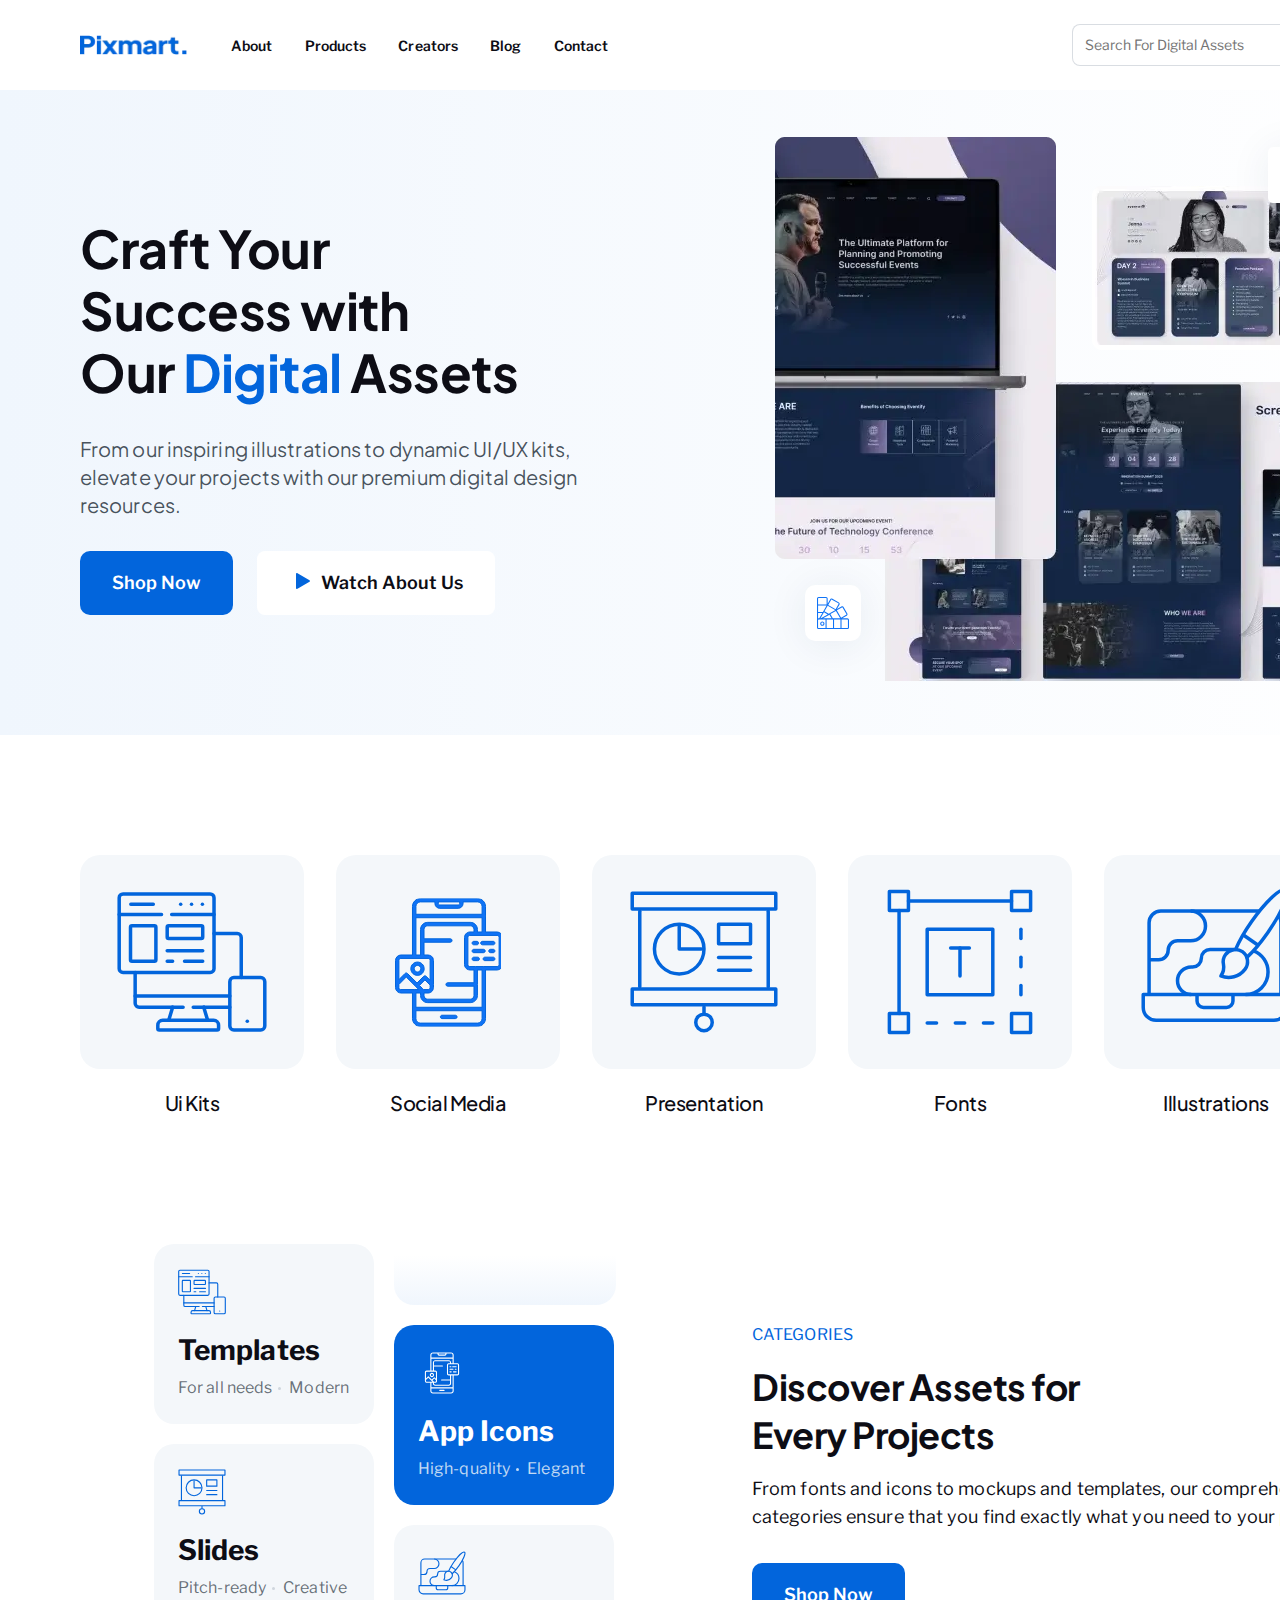
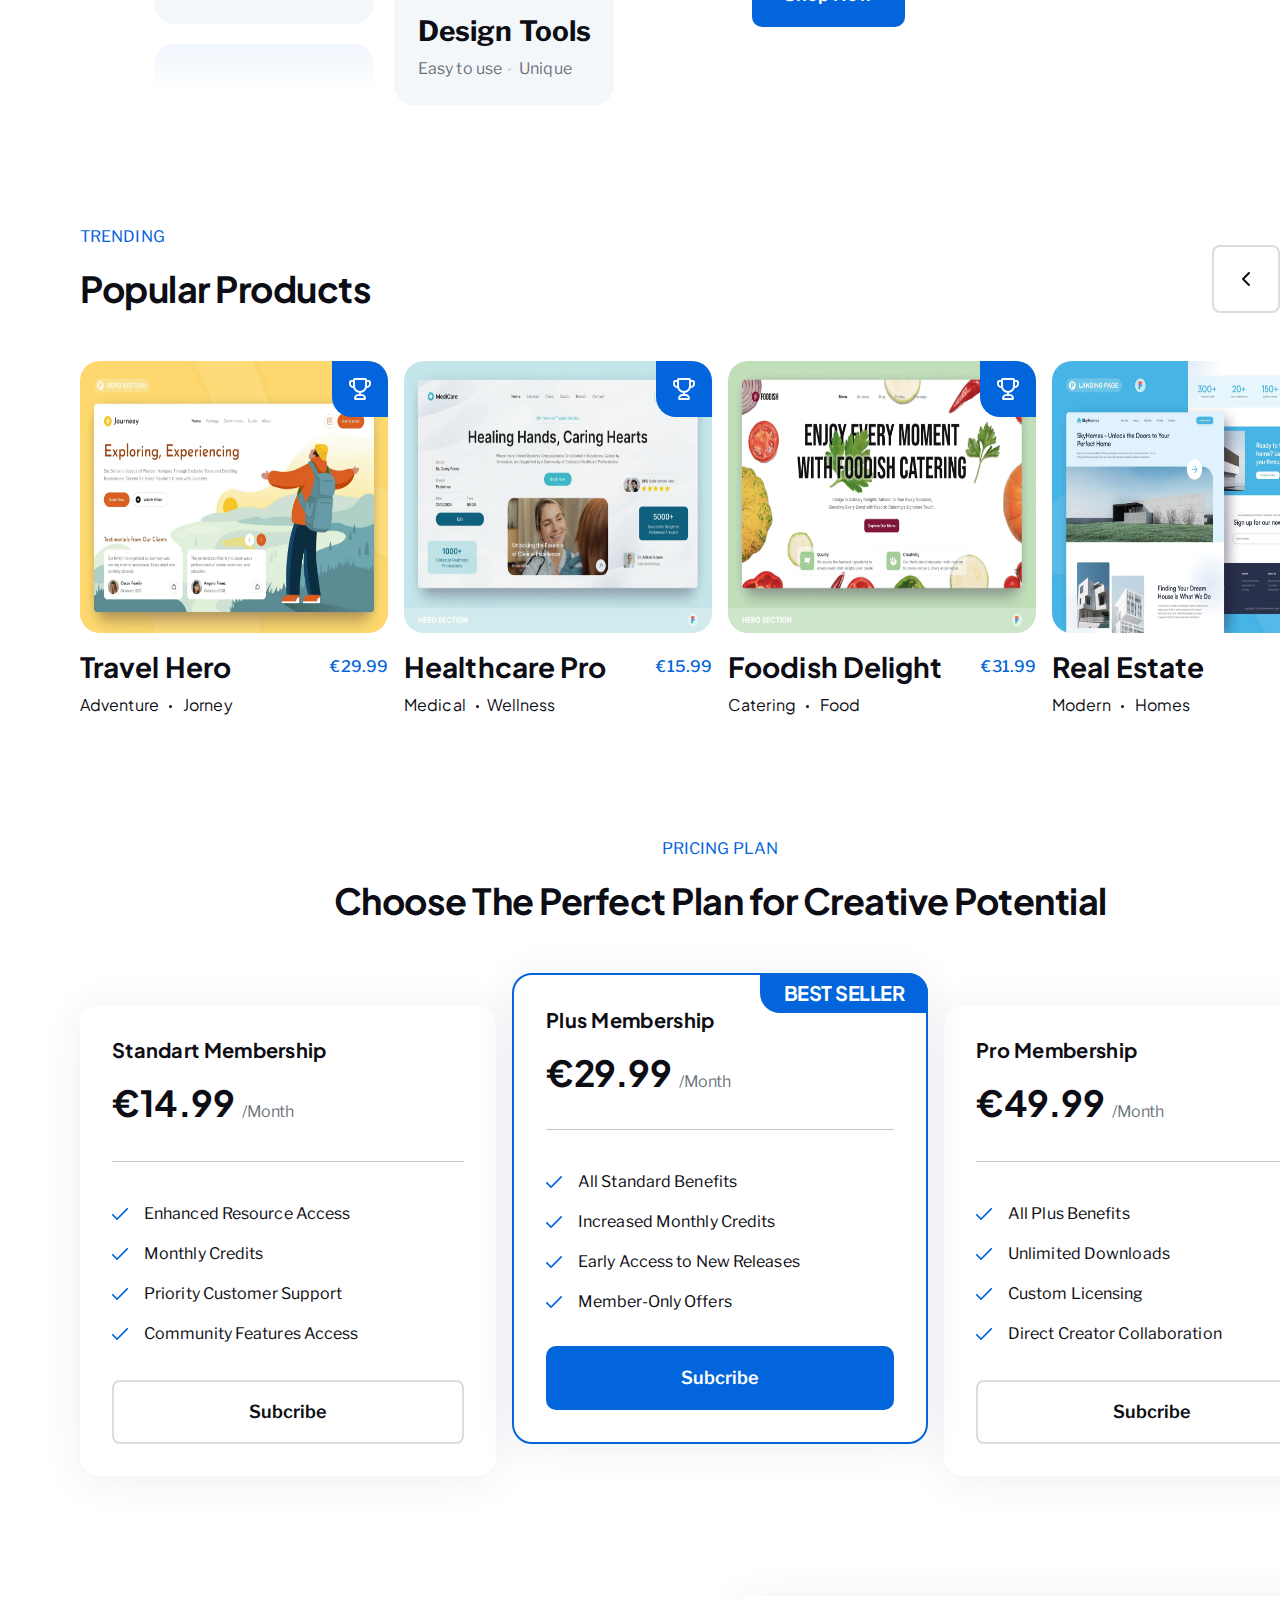
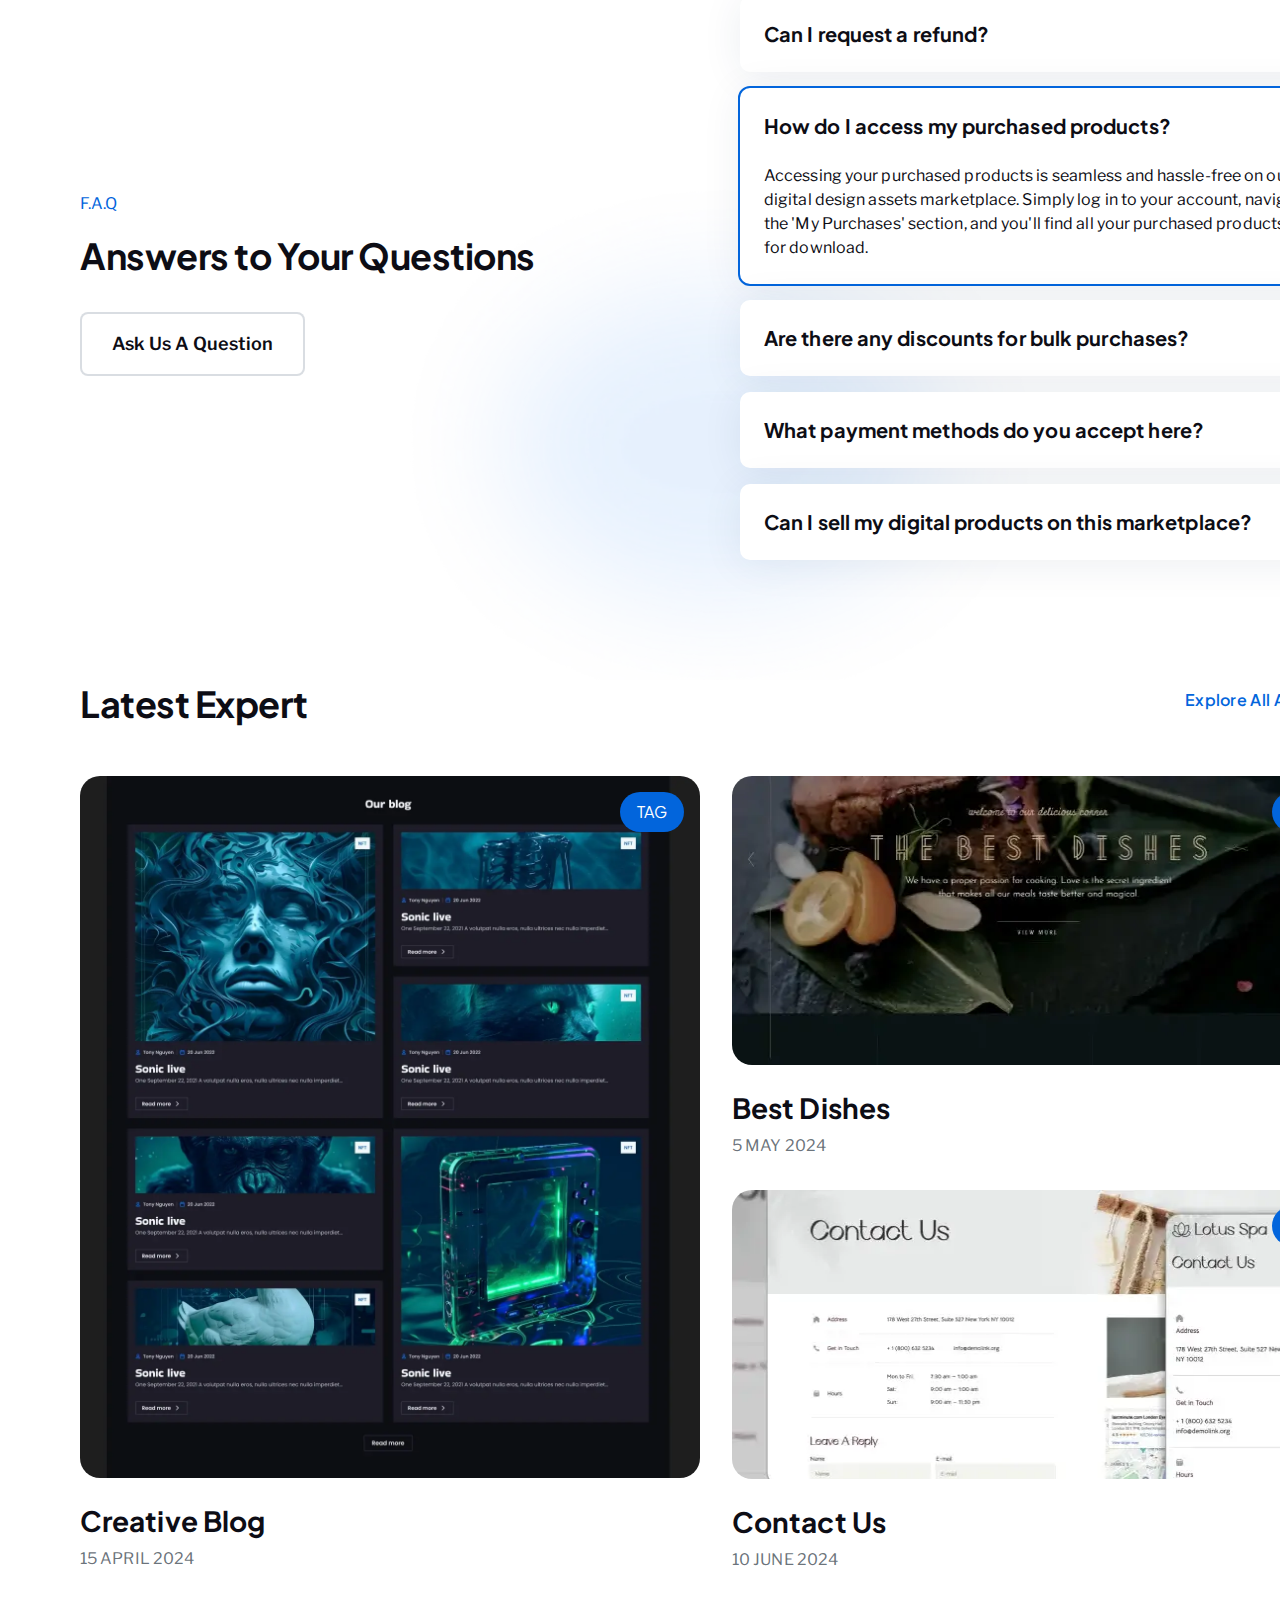
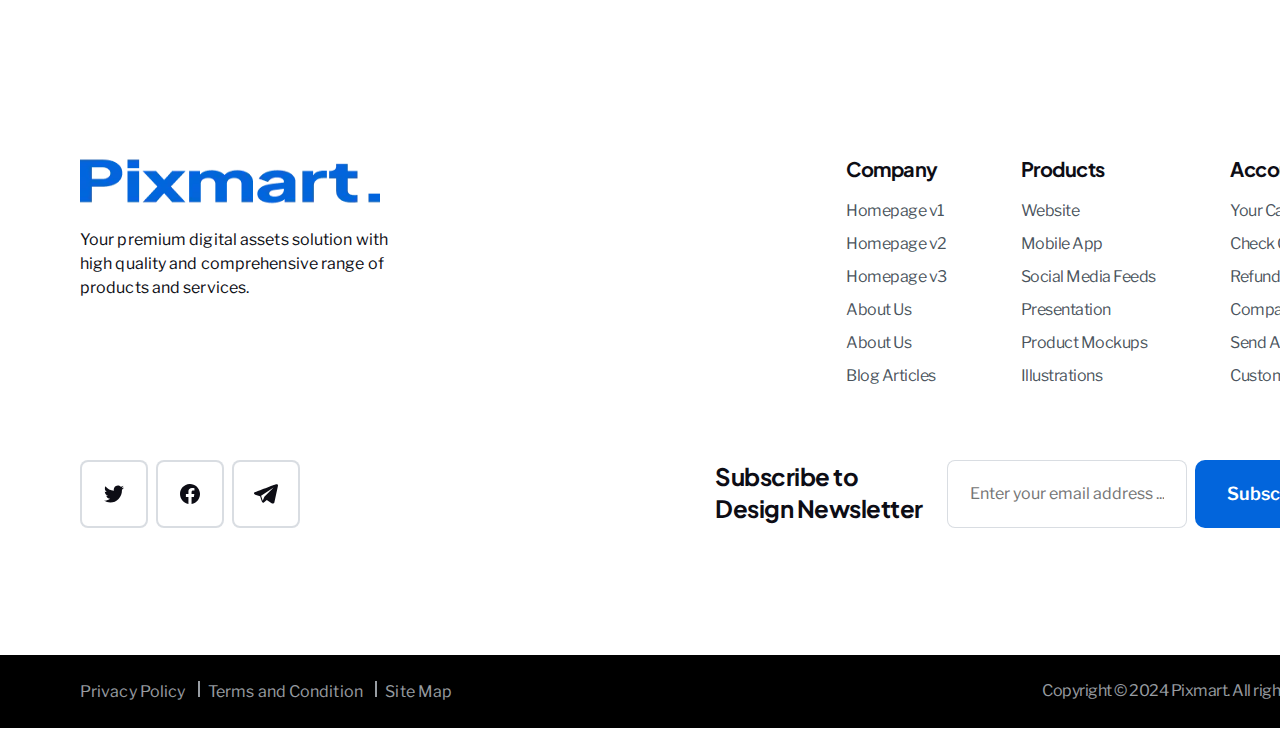
<file: index.html>
<!DOCTYPE html>
<html lang="en">
  <head>
    <meta charset="UTF-8" />
    <meta name="viewport" content="width=device-width, initial-scale=1.0" />
    <meta
      name="description"
      content="main page with few sections about sites" />
    <link rel="preconnect" href="https://fonts.googleapis.com" />
    <link rel="stylesheet" href="./css/normalize.min.css" />
    <link rel="stylesheet" href="./css/style.min.css" />
    <link rel="preconnect" href="https://fonts.googleapis.com" />
    <link rel="preconnect" href="https://fonts.gstatic.com" crossorigin />
    <link
      href="https://fonts.googleapis.com/css2?family=Libre+Franklin:ital,wght@0,100..900;1,100..900&family=Plus+Jakarta+Sans:ital,wght@0,200..800;1,200..800&display=swap"
      rel="stylesheet" />
    <link rel="icon" href="./images/favicon/favicon.ico" type="image/x-icon" />
    <link rel="apple-touch-icon" sizes="180x180" href="/apple-touch-icon.png" />
    <link rel="icon" type="image/png" sizes="32x32" href="/favicon-32x32.png" />
    <link rel="icon" type="image/png" sizes="16x16" href="/favicon-16x16.png" />
    <link rel="manifest" href="/site.webmanifest" />
    <title>About</title>
  </head>
  <body>
    <header class="header">
      <div class="container header-wrapper">
        <div class="header-flex">
          <strong class="header-logo">
            <img
              src="./images/webp/pixmart-logo.webp"
              alt="Pixmart."
              width="107"
              height="20" />
          </strong>
          <nav class="nav">
            <ul class="nav-links">
              <li class="nav-item">
                <a class="nav-link" href="#">About</a>
              </li>
              <li class="nav-item">
                <a class="nav-link" href="/catalog.html">Products</a>
              </li>
              <li class="nav-item">
                <a class="nav-link" href="#">Creators</a>
              </li>
              <li class="nav-item">
                <a class="nav-link" href="/blog-page.html">Blog</a>
              </li>
              <li class="nav-item">
                <a class="nav-link" href="/contacts.html">Contact</a>
              </li>
            </ul>
          </nav>
        </div>
        <div class="search-flex">
          <form class="search" method="get" action="/index.html">
            <label class="label-search" for="search">
              <input
                class="search-bar pseudo"
                type="search"
                placeholder="Search For Digital Assets"
                id="search"
                name="search" />
            </label>
          </form>
          <div class="header-button">
            <button type="button" class="button button-svg">
              <svg
                width="24"
                height="24"
                viewBox="0 0 24 24"
                xmlns="http://www.w3.org/2000/svg">
                <use xlink:href="#shopping-bag" />
              </svg>
            </button>
          </div>
        </div>
      </div>
    </header>
    <main>
      <section class="main-info">
        <div class="container main-wrapper">
          <div class="main-flex">
            <h1 class="visually-hidden">Pixmart</h1>
            <h2 class="pages-heading">
              <span class="new-line">Craft Your</span>
              <span class="new-line">Success with</span>
              Our <span class="highlight-text"> Digital</span> Assets
            </h2>
            <p class="main-heading-text">
              From our inspiring illustrations to dynamic UI/UX kits, elevate
              your projects with our premium digital design resources.
            </p>
            <div class="main-buttons">
              <button type="button" class="button button-big">Shop Now</button>
              <button type="button" class="button button-watch">
                <svg
                  width="24"
                  height="24"
                  viewBox="0 0 24 24"
                  xmlns="http://www.w3.org/2000/svg">
                  <use xlink:href="#play-icon" />
                </svg>
                Watch About Us
              </button>
            </div>
          </div>
          <div class="main-photo-div">
            <img
              class="main-photo"
              src="./images/webp/main-img.webp"
              alt="couple of white-purple photoes"
              width="624"
              height="544" />
          </div>
        </div>
      </section>
      <section class="products">
        <div class="container">
          <ul class="products-list">
            <li class="product">
              <a href="#" class="product-link">
                <div class="product-block">
                  <svg
                    class="product-svg"
                    width="150"
                    height="150"
                    viewBox="0 0 150 150"
                    xmlns="http://www.w3.org/2000/svg">
                    <use class="product-use" xlink:href="#ua-kit" />
                  </svg>
                </div>
                <h5 class="product-text">Ui Kits</h5>
              </a>
            </li>
            <li class="product">
              <a href="#" class="product-link">
                <div class="product-block">
                  <svg
                    width="106"
                    height="150"
                    viewBox="0 0 106 127"
                    xmlns="http://www.w3.org/2000/svg">
                    <use class="product-use" xlink:href="#social-media" />
                  </svg>
                </div>
                <h5 class="product-text">Social Media</h5>
              </a>
            </li>
            <li class="product">
              <a href="#" class="product-link">
                <div class="product-block">
                  <svg
                    width="150"
                    height="150"
                    viewBox="0 0 150 150"
                    xmlns="http://www.w3.org/2000/svg">
                    <use class="product-use" xlink:href="#presentation" />
                  </svg>
                </div>
                <h5 class="product-text">Presentation</h5>
              </a>
            </li>
            <li class="product">
              <a href="#" class="product-link">
                <div class="product-block">
                  <svg
                    width="150"
                    height="150"
                    viewBox="0 0 150 150"
                    xmlns="http://www.w3.org/2000/svg">
                    <use class="product-use" xlink:href="#fonts" />
                  </svg>
                </div>
                <h5 class="product-text">Fonts</h5>
              </a>
            </li>
            <li class="product">
              <a href="#" class="product-link">
                <div class="product-block">
                  <svg
                    width="150"
                    height="150"
                    viewBox="0 0 150 150"
                    xmlns="http://www.w3.org/2000/svg">
                    <use class="product-use" xlink:href="#illustrations" />
                  </svg>
                </div>
                <h5 class="product-text">Illustrations</h5>
              </a>
            </li>
          </ul>
        </div>
      </section>
      <section class="category">
        <div class="container category-wrapper">
          <div class="category-grid">
            <ul class="category-column">
              <li class="category-item">
                <div class="category-block">
                  <svg
                    class="category-use"
                    width="48"
                    height="48"
                    viewBox="0 0 48 48"
                    xmlns="http://www.w3.org/2000/svg">
                    <use xlink:href="#computer" />
                  </svg>
                </div>
                <div class="category-block-text">
                  <h5 class="category-title">Templates</h5>
                  <div class="category-element">
                    <p class="category-type">For all needs</p>
                    <p class="category-type-next">Modern</p>
                  </div>
                </div>
              </li>
              <li class="category-item">
                <div class="category-block">
                  <svg
                    class="category-use"
                    width="48"
                    height="48"
                    viewBox="0 0 48 48"
                    xmlns="http://www.w3.org/2000/svg">
                    <use xlink:href="#presentation-little" />
                  </svg>
                </div>
                <div class="category-block-text">
                  <h5 class="category-title">Slides</h5>
                  <div class="category-element">
                    <p class="category-type">Pitch-ready</p>
                    <p class="category-type-next">Creative</p>
                  </div>
                </div>
              </li>
            </ul>
            <ul class="category-box">
              <li class="category-item item-blue">
                <div class="category-block">
                  <svg
                    width="48"
                    height="48"
                    viewBox="0 0 48 48"
                    xmlns="http://www.w3.org/2000/svg">
                    <use xlink:href="#phone-white" />
                  </svg>
                </div>
                <div class="category-block-text">
                  <h5 class="category-title text-white">App Icons</h5>
                  <div class="category-element">
                    <p class="text-grey">High-quality</p>
                    <p class="text-grey-next">Elegant</p>
                  </div>
                </div>
              </li>
              <li class="category-item">
                <div class="category-block">
                  <svg
                    class="category-use"
                    width="48"
                    height="48"
                    viewBox="0 0 48 48"
                    xmlns="http://www.w3.org/2000/svg">
                    <use xlink:href="#brush" />
                  </svg>
                </div>
                <div class="category-block-text">
                  <h5 class="category-title">Design Tools</h5>
                  <div class="category-element">
                    <p class="category-type">Easy to use</p>
                    <p class="category-type-next">Unique</p>
                  </div>
                </div>
              </li>
            </ul>
          </div>
          <div class="category-flex">
            <div class="category-div">
              <h3 class="title">CATEGORIES</h3>
              <h4 class="section-heading block">
                Discover Assets for Every Projects
              </h4>
              <p class="category-text">
                From fonts and icons to mockups and templates, our comprehensive
                categories ensure that you find exactly what you need to your
                projects.
              </p>
            </div>
            <button type="button" class="button button-big">Shop Now</button>
          </div>
        </div>
      </section>
      <section class="trend">
        <div class="container trend-wrapper">
          <div class="trend-block">
            <div class="trend-flex">
              <h3 class="title">TRENDING</h3>
              <h4 class="section-heading">Popular Products</h4>
            </div>
            <div class="trend-buttons">
              <button class="button button-scroll" type="button">
                <svg
                  width="24"
                  height="24"
                  viewBox="0 0 24 24"
                  xmlns="http://www.w3.org/2000/svg">
                  <use xlink:href="#prev-icon" />
                </svg>
              </button>
              <button class="button button-scroll" type="button">
                <svg
                  width="24"
                  height="24"
                  viewBox="0 0 24 24"
                  xmlns="http://www.w3.org/2000/svg">
                  <use xlink:href="#next-icon" />
                </svg>
              </button>
            </div>
          </div>
          <ul class="trend-list">
            <li class="trend-item">
              <div class="animation-box">
                <img
                  class="trend-img"
                  src="./images/webp/travel.webp"
                  alt="yellow-white site about journey"
                  width="305"
                  height="272" />
                <button class="button button-go">Go to product</button>
              </div>
              <div class="trophy">
                <svg
                  width="24"
                  height="24"
                  viewBox="0 0 24 24"
                  xmlns="http://www.w3.org/2000/svg">
                  <use xlink:href="#trophy" />
                </svg>
              </div>
              <div class="trend-box">
                <a href="#" class="trend-link">
                  Travel Hero<span class="highlight">€29.99</span>
                </a>
                <div class="trend-category-box">
                  <span class="trend-category">Adventure</span>
                  <span class="trend-category-next"> Jorney</span>
                </div>
              </div>
            </li>
            <li class="trend-item">
              <div class="animation-box">
                <img
                  class="trend-img"
                  src="./images/webp/health-care.webp"
                  alt="light-green and white site about health-care"
                  width="305"
                  height="272" />
                <button class="button button-go">Go to product</button>
              </div>
              <div class="trophy">
                <svg
                  width="24"
                  height="24"
                  viewBox="0 0 24 24"
                  xmlns="http://www.w3.org/2000/svg">
                  <use xlink:href="#trophy" />
                </svg>
              </div>
              <div class="trend-box">
                <a href="#" class="trend-link">
                  Healthcare Pro<span class="highlight">€15.99</span>
                </a>
                <div class="trend-category-box">
                  <span class="trend-category">Medical</span>
                  <span class="trend-category-next">Wellness</span>
                </div>
              </div>
            </li>
            <li class="trend-item">
              <div class="animation-box">
                <img
                  class="trend-img"
                  src="./images/webp/foodish-delight.webp"
                  alt="green-white site about foodish-delight"
                  width="305"
                  height="272" />
                <button class="button button-go">Go to product</button>
              </div>
              <div class="trophy">
                <svg
                  width="24"
                  height="24"
                  viewBox="0 0 24 24"
                  xmlns="http://www.w3.org/2000/svg">
                  <use xlink:href="#trophy" />
                </svg>
              </div>
              <div class="trend-box">
                <a href="#" class="trend-link">
                  Foodish Delight<span class="highlight">€31.99</span>
                </a>
                <div class="trend-category-box">
                  <span class="trend-category">Catering</span>
                  <span class="trend-category-next"> Food</span>
                </div>
              </div>
            </li>
            <li class="trend-item">
              <div class="animation-box">
                <img
                  class="trend-img"
                  src="./images/webp/real-estate.webp"
                  alt="sky-white site about buying a house"
                  width="305"
                  height="272" />
                <button class="button button-go">Go to product</button>
              </div>
              <div class="trophy">
                <svg
                  width="24"
                  height="24"
                  viewBox="0 0 24 24"
                  xmlns="http://www.w3.org/2000/svg">
                  <use xlink:href="#trophy" />
                </svg>
              </div>
              <div class="trend-box">
                <a href="#" class="trend-link">
                  Real Estate<span class="highlight">€40.99</span>
                </a>
                <div class="trend-category-box">
                  <span class="trend-category">Modern</span>
                  <span class="trend-category-next"> Homes</span>
                </div>
              </div>
            </li>
          </ul>
        </div>
      </section>
      <section class="price">
        <div class="container price-wrapper">
          <div class="price-flex">
            <h3 class="title">PRICING PLAN</h3>
            <h4 class="section-heading line">
              Choose The Perfect Plan for Creative Potential
            </h4>
          </div>
          <div class="plan-flex-items">
            <div class="plan">
              <div class="plan-box">
                <h5 class="plan-heading">Standart Membership</h5>
                <p class="plan-price">€14.99<span class="span">/Month</span></p>
              </div>
              <ul class="plan-list">
                <li class="plan-feature">Enhanced Resource Access</li>
                <li class="plan-feature">Monthly Credits</li>
                <li class="plan-feature">Priority Customer Support</li>
                <li class="plan-feature">Community Features Access</li>
              </ul>
              <button class="button button-white-big" type="button">
                Subcribe
              </button>
            </div>
            <div class="plan plan-plus">
              <div class="plan-box">
                <h5 class="plan-heading">Plus Membership</h5>
                <p class="plan-price">€29.99<span class="span">/Month</span></p>
              </div>
              <ul class="plan-list">
                <li class="plan-feature">All Standard Benefits</li>
                <li class="plan-feature">Increased Monthly Credits</li>
                <li class="plan-feature">Early Access to New Releases</li>
                <li class="plan-feature">Member-Only Offers</li>
              </ul>
              <button class="button button-big" type="button">Subcribe</button>
              <span class="label-best">BEST SELLER</span>
            </div>
            <div class="plan">
              <div class="plan-box">
                <h5 class="plan-heading">Pro Membership</h5>
                <p class="plan-price">€49.99<span class="span">/Month</span></p>
              </div>
              <ul class="plan-list">
                <li class="plan-feature">All Plus Benefits</li>
                <li class="plan-feature">Unlimited Downloads</li>
                <li class="plan-feature">Custom Licensing</li>
                <li class="plan-feature">Direct Creator Collaboration</li>
              </ul>
              <button class="button button-white-big" type="button">
                Subcribe
              </button>
            </div>
          </div>
        </div>
      </section>
      <section class="faq">
        <div class="container faq-wrapper">
          <div class="faq-flex">
            <div class="faq-box">
              <h3 class="title">F.A.Q</h3>
              <h4 class="section-heading line">Answers to Your Questions</h4>
            </div>
            <button class="button button-white-big">Ask Us A Question</button>
          </div>
          <div class="details-block">
            <details class="question question-open">
              <summary class="question-summary">
                <h5 class="question-text close">Can I request a refund?</h5>
              </summary>
              <p class="answer">Text</p>
            </details>
            <details class="question question-answer" open>
              <summary class="question-summary">
                <h5 class="question-text close">
                  How do I access my purchased products?
                </h5>
              </summary>
              <p class="answer">
                Accessing your purchased products is seamless and hassle-free on
                our digital design assets marketplace. Simply log in to your
                account, navigate to the 'My Purchases' section, and you'll find
                all your purchased products ready for download.
              </p>
            </details>
            <details class="question question-open">
              <summary class="question-summary">
                <h5 class="question-text close">
                  Are there any discounts for bulk purchases?
                </h5>
              </summary>
              <p class="answer">Text</p>
            </details>
            <details class="question question-open">
              <summary class="question-summary">
                <h5 class="question-text close">
                  What payment methods do you accept here?
                </h5>
              </summary>
              <p class="answer">Text</p>
            </details>
            <details class="question question-open">
              <summary class="question-summary">
                <h5 class="question-text close">
                  Can I sell my digital products on this marketplace?
                </h5>
              </summary>
              <p class="answer">Text</p>
            </details>
          </div>
        </div>
      </section>
      <section class="portfolio">
        <div class="container portfolio-wrapper">
          <div class="portfolio-title">
            <h3 class="section-heading">Latest Expert</h3>
            <a class="portfolio-link" href="#">
              Explore All Articles
              <div class="portfolio-svg">
                <svg
                  width="16"
                  height="16"
                  viewBox="0 0 16 16"
                  xmlns="http://www.w3.org/2000/svg">
                  <use xlink:href="#next-blue-icon" />
                </svg>
              </div>
            </a>
          </div>
          <div class="portfolio-list">
            <article class="portfolio-item">
              <a class="portfolio-item-link" href="#">
                <div class="portfolio-div">
                  <img
                    class="portfolio-img"
                    src="./images/webp/creative-blog.webp"
                    alt="binabox page"
                    width="624"
                    height="702" />
                  <span class="portfolio-label">TAG</span>
                </div>
                <div class="portfolio-box">
                  <h5 class="portfolio-text">Creative Blog</h5>
                  <time class="portfolio-category" datetime="2024-04-15">
                    15 APRIL 2024
                  </time>
                </div>
              </a>
            </article>
            <div class="portfolio-flex">
              <article class="portfolio-item">
                <a class="portfolio-item-link" href="#">
                  <div class="portfolio-div">
                    <img
                      class="portfolio-img webp"
                      src="./images/webp/best-dishes.webp"
                      alt="site about best food"
                      width="624"
                      height="289" />
                    <span class="portfolio-label">TAG</span>
                  </div>
                  <div class="portfolio-box">
                    <h5 class="portfolio-text">Best Dishes</h5>
                    <time class="portfolio-category" datetime="2024-05-05">
                      5 MAY 2024
                    </time>
                  </div>
                </a>
              </article>
              <article class="portfolio-item">
                <a class="portfolio-item-link" href="#">
                  <div class="portfolio-div">
                    <img
                      class="portfolio-img webp"
                      src="./images/webp/contact-us.webp"
                      alt="white-gray site with contacts"
                      width="624"
                      height="289" />
                    <span class="portfolio-label">TAG</span>
                  </div>
                  <div class="portfolio-box">
                    <h5 class="portfolio-text">Contact Us</h5>
                    <time class="portfolio-category" datetime="2024-06-10">
                      10 JUNE 2024
                    </time>
                  </div>
                </a>
              </article>
            </div>
          </div>
        </div>
      </section>
    </main>
    <footer class="footer">
      <div class="footer-wrapper">
        <div class="container footer-info">
          <div class="footer-grid">
            <div class="footer-block">
              <strong class="footer-logo">
                <img
                  src="./images/webp/footer-logo.webp"
                  alt="Pixmart."
                  width="300"
                  height="50" />
              </strong>
              <p class="footer-logo-text">
                Your premium digital assets solution with high quality and
                comprehensive range of products and services.
              </p>
            </div>
            <div class="footer-links-flex">
              <div class="footer-links">
                <h6 class="footer-heading">Company</h6>
                <ul class="footer-list">
                  <li class="footer-item">
                    <a class="footer-text element" href="#">Homepage v1</a>
                  </li>
                  <li class="footer-item">
                    <a class="footer-text element" href="#">Homepage v2</a>
                  </li>
                  <li class="footer-item">
                    <a class="footer-text element" href="#">Homepage v3</a>
                  </li>
                  <li class="footer-item">
                    <a class="footer-text element" href="#">About Us</a>
                  </li>
                  <li class="footer-item">
                    <a class="footer-text element" href="#">About Us</a>
                  </li>
                  <li class="footer-item">
                    <a class="footer-text element" href="#">Blog Articles</a>
                  </li>
                </ul>
              </div>
              <div class="footer-links">
                <h6 class="footer-heading">Products</h6>
                <ul class="footer-list">
                  <li class="footer-item">
                    <a class="footer-text element" href="#">Website</a>
                  </li>
                  <li class="footer-item">
                    <a class="footer-text element" href="#">Mobile App</a>
                  </li>
                  <li class="footer-item">
                    <a class="footer-text element" href="#"
                      >Social Media Feeds</a
                    >
                  </li>
                  <li class="footer-item">
                    <a class="footer-text element" href="#">Presentation</a>
                  </li>
                  <li class="footer-item">
                    <a class="footer-text element" href="#">Product Mockups</a>
                  </li>
                  <li class="footer-item">
                    <a class="footer-text element" href="#">Illustrations</a>
                  </li>
                </ul>
              </div>
              <div class="footer-links">
                <h6 class="footer-heading">Account</h6>
                <ul class="footer-list">
                  <li class="footer-item">
                    <a class="footer-text element" href="#">Your Cart</a>
                  </li>
                  <li class="footer-item">
                    <a class="footer-text element" href="#">Check Out</a>
                  </li>
                  <li class="footer-item">
                    <a class="footer-text element" href="#">Refund Policy</a>
                  </li>
                  <li class="footer-item">
                    <a class="footer-text element" href="#">Company Policy</a>
                  </li>
                  <li class="footer-item">
                    <a class="footer-text element" href="#">Send A Message</a>
                  </li>
                  <li class="footer-item">
                    <a class="footer-text element" href="#">Customer Support</a>
                  </li>
                </ul>
              </div>
            </div>
          </div>
          <div class="media-block">
            <ul class="media-list">
              <li class="media-item">
                <a target="_blank" href="#" class="button-white-huge">
                    <svg
                      width="24"
                      height="24"
                      viewBox="0 0 24 24"
                      xmlns="http://www.w3.org/2000/svg">
                      <use xlink:href="#twitter-icon" />
                    </svg>
                </a>
              </li>
              <li class="media-item">
                <a target="“_blank”" href="#" class="button-white-huge">
                    <svg
                      width="24"
                      height="24"
                      viewBox="0 0 24 24"
                      xmlns="http://www.w3.org/2000/svg">
                      <use xlink:href="#facebook-icon" />
                    </svg>
                </a>
              </li>
              <li class="media-item">
                <a target="“_blank”" href="#" class="button-white-huge">
                    <svg
                      width="24"
                      height="24"
                      viewBox="0 0 24 24"
                      xmlns="http://www.w3.org/2000/svg">
                      <use xlink:href="#telegram-icon" />
                    </svg>
                </a>
              </li>
            </ul>
            <form class="search-form" method="get" action="/index.html">
              <div class="form-flex">
                <label class="form-label" for="email">
                  Subscribe to <span class="label-next">Design Newsletter</span>
                </label>
                <input
                  name="email"
                  type="email"
                  id="email"
                  class="email-form pseudo"
                  placeholder="Enter your email address ..."
                  pattern="[a-z0-9._%+-]+@[a-z0-9.-]+\.[a-z]{2,}$" />
                <button type="submit" class="button button-big">
                  Subscribe
                </button>
              </div>
            </form>
          </div>
        </div>
        <div class="copyright">
          <div class="container copyright-wrapper">
            <ul class="copyright-list">
              <li>
                <a class="copyright-link" href="#">Privacy Policy</a>
              </li>
              <li>
                <a class="copyright-link" href="#">Terms and Condition</a>
              </li>
              <li>
                <a class="copyright-link" href="#">Site Map</a>
              </li>
            </ul>
            <p class="copyright-text">
              Copyright © 2024 Pixmart. All rights reserved.
            </p>
          </div>
        </div>
      </div>
    </footer>
    <svg
      class="visually-hidden"
      xmlns="http://www.w3.org/2000/svg"
      xmlns:xlink="http://www.w3.org/1999/xlink"
      width="0"
      height="0">
      <symbol
        id="computer"
        width="48"
        height="48"
        viewBox="0 0 48 48"
        fill="none"
        stroke="currentColor">
        <mask
          style="mask-type: luminance"
          maskUnits="userSpaceOnUse"
          x="0"
          y="0"
          width="48"
          height="48">
          <path d="M0 3.8147e-06H48V48H0V3.8147e-06Z" fill="white" />
        </mask>
        <g mask="url(#mask0_6674_2120)">
          <path
            d="M13.5263 45.7721H32.0357C32.2908 45.7721 32.5035 45.5622 32.5035 45.3044V44.2068C32.5035 43.3431 31.7966 42.6388 30.9355 42.6388H14.6238C13.7628 42.6388 13.0586 43.3431 13.0586 44.2068V45.3044C13.0586 45.5622 13.2685 45.7721 13.5263 45.7721Z"
            stroke="currentColor"
            stroke-width="1.12"
            stroke-miterlimit="10"
            stroke-linecap="round"
            stroke-linejoin="round" />
          <path
            d="M16.5547 42.6388L17.8064 38.4532M27.7587 38.4532L29.0077 42.6388"
            stroke="currentColor"
            stroke-width="1.12"
            stroke-miterlimit="10"
            stroke-linecap="round"
            stroke-linejoin="round" />
          <path
            d="M5.8125 34.8973H36.1053"
            stroke="currentColor"
            stroke-width="1.12"
            stroke-miterlimit="10"
            stroke-linecap="round"
            stroke-linejoin="round" />
          <path
            d="M0.703125 26.1248C0.703125 26.8052 1.2585 27.3632 1.93884 27.3632H29.8132C30.4936 27.3632 31.049 26.8052 31.049 26.1248V3.46375C31.049 2.78341 30.4936 2.22804 29.8132 2.22804H1.93884C1.2585 2.22804 0.703125 2.78341 0.703125 3.46375V26.1248Z"
            stroke="currentColor"
            stroke-width="1.12"
            stroke-miterlimit="10"
            stroke-linecap="round"
            stroke-linejoin="round" />
          <path
            d="M21.1622 38.4531H7.09341C6.38916 38.4531 5.8125 37.8765 5.8125 37.1722V27.3631M36.1053 38.4531H24.3964M31.0507 14.9098H38.4757C39.1799 14.9098 39.7567 15.4864 39.7567 16.1907V28.9922"
            stroke="currentColor"
            stroke-width="1.12"
            stroke-miterlimit="10"
            stroke-linecap="round"
            stroke-linejoin="round" />
          <path
            d="M17.5012 8.78674H31.0491M0.703125 8.78674H14.2537"
            stroke="currentColor"
            stroke-width="1.12"
            stroke-miterlimit="10"
            stroke-linecap="round"
            stroke-linejoin="round" />
          <path
            d="M27.332 5.50479V5.51013"
            stroke="currentColor"
            stroke-width="1.12"
            stroke-miterlimit="10"
            stroke-linecap="round"
            stroke-linejoin="round" />
          <path
            d="M23.8555 5.50479V5.51013"
            stroke="currentColor"
            stroke-width="1.12"
            stroke-miterlimit="10"
            stroke-linecap="round"
            stroke-linejoin="round" />
          <path
            d="M20.3789 5.50479V5.51013"
            stroke="currentColor"
            stroke-width="1.12"
            stroke-miterlimit="10"
            stroke-linecap="round"
            stroke-linejoin="round" />
          <path
            d="M4.42188 5.50479L11.6184 5.51013"
            stroke="currentColor"
            stroke-width="1.12"
            stroke-miterlimit="10"
            stroke-linecap="round"
            stroke-linejoin="round" />
          <path
            d="M26.9542 12.4091H16.5421C16.2817 12.4091 16.0664 12.6218 16.0664 12.8848V16.0235C16.0664 16.2865 16.2817 16.5017 16.5421 16.5017H26.9542C27.2146 16.5017 27.4298 16.2865 27.4298 16.0235V12.8848C27.4298 12.6218 27.2146 12.4091 26.9542 12.4091Z"
            stroke="currentColor"
            stroke-width="1.12"
            stroke-miterlimit="10"
            stroke-linecap="round"
            stroke-linejoin="round" />
          <path
            d="M27.4297 20.411H16.0664"
            stroke="currentColor"
            stroke-width="1.12"
            stroke-miterlimit="10"
            stroke-linecap="round"
            stroke-linejoin="round" />
          <path
            d="M21.6126 23.741H27.4297M16.0664 23.741H17.8017"
            stroke="currentColor"
            stroke-width="1.12"
            stroke-miterlimit="10"
            stroke-linecap="round"
            stroke-linejoin="round" />
          <path
            d="M41.6997 42.9604H41.6758"
            stroke="currentColor"
            stroke-width="1.12"
            stroke-miterlimit="10"
            stroke-linecap="round"
            stroke-linejoin="round" />
          <path
            d="M37.3997 45.7721H46.002C46.7141 45.7721 47.2988 45.1901 47.2988 44.4753V30.2865C47.2988 29.5743 46.7141 28.9923 46.002 28.9923H37.3997C36.6875 28.9923 36.1055 29.5743 36.1055 30.2865V44.4753C36.1055 45.1901 36.6875 45.7721 37.3997 45.7721Z"
            stroke="currentColor"
            stroke-width="1.12"
            stroke-miterlimit="10"
            stroke-linecap="round"
            stroke-linejoin="round" />
          <path
            d="M4.80262 12.4091H11.9699C12.233 12.4091 12.4482 12.6217 12.4482 12.8848V23.2627C12.4482 23.5257 12.233 23.741 11.9699 23.741H4.80262C4.53956 23.741 4.32422 23.5257 4.32422 23.2627V12.8848C4.32422 12.6217 4.53956 12.4091 4.80262 12.4091Z"
            stroke="currentColor"
            stroke-width="1.12"
            stroke-miterlimit="10"
            stroke-linecap="round"
            stroke-linejoin="round" />
        </g>
      </symbol>

      <symbol
        id="presentation"
        width="150"
        height="150"
        viewBox="0 0 150 150"
        fill="none"
        stroke="currentColor">
        <path
          d="M72.3712 62.0563H50.2266V39.8555"
          stroke="currentColor"
          stroke-width="3.5"
          stroke-miterlimit="10"
          stroke-linecap="round"
          stroke-linejoin="round" />
        <path
          d="M146.777 6.33521H3.22266V22.0849H146.777V6.33521Z"
          stroke="currentColor"
          stroke-width="3.5"
          stroke-miterlimit="10"
          stroke-linecap="round"
          stroke-linejoin="round" />
        <path
          d="M10.7734 99.8557V24.2595"
          stroke="currentColor"
          stroke-width="3.5"
          stroke-miterlimit="10"
          stroke-linecap="round"
          stroke-linejoin="round" />
        <path
          d="M139.227 24.2595V99.8557"
          stroke="currentColor"
          stroke-width="3.5"
          stroke-miterlimit="10"
          stroke-linecap="round"
          stroke-linejoin="round" />
        <path
          d="M75 120.111V125.603"
          stroke="currentColor"
          stroke-width="3.5"
          stroke-miterlimit="10"
          stroke-linecap="round"
          stroke-linejoin="round" />
        <path
          d="M74.9997 143.665C79.5494 143.665 83.2377 139.968 83.2377 135.407C83.2377 130.847 79.5494 127.15 74.9997 127.15C70.45 127.15 66.7617 130.847 66.7617 135.407C66.7617 139.968 70.45 143.665 74.9997 143.665Z"
          stroke="currentColor"
          stroke-width="3.5"
          stroke-miterlimit="10"
          stroke-linecap="round"
          stroke-linejoin="round" />
        <path
          d="M50.2284 86.8876C63.9093 86.8876 74.9998 75.7707 74.9998 62.0573C74.9998 48.3439 63.9093 37.2271 50.2284 37.2271C36.5476 37.2271 25.457 48.3439 25.457 62.0573C25.457 75.7707 36.5476 86.8876 50.2284 86.8876Z"
          stroke="currentColor"
          stroke-width="3.5"
          stroke-miterlimit="10"
          stroke-linecap="round"
          stroke-linejoin="round" />
        <path
          d="M121.525 37.2271H89.5859V56.8035H121.525V37.2271Z"
          stroke="currentColor"
          stroke-width="3.5"
          stroke-miterlimit="10"
          stroke-linecap="round"
          stroke-linejoin="round" />
        <path
          d="M89.5859 70.4119H121.525"
          stroke="currentColor"
          stroke-width="3.5"
          stroke-miterlimit="10"
          stroke-linecap="round"
          stroke-linejoin="round" />
        <path
          d="M89.5859 83.3726H121.525"
          stroke="currentColor"
          stroke-width="3.5"
          stroke-miterlimit="10"
          stroke-linecap="round"
          stroke-linejoin="round" />
        <path
          d="M146.777 102.03H3.22266V117.78H146.777V102.03Z"
          stroke="currentColor"
          stroke-width="3.5"
          stroke-miterlimit="10"
          stroke-linecap="round"
          stroke-linejoin="round" />
      </symbol>

      <symbol
        id="social-media"
        width="108"
        height="128"
        viewBox="0 0 108 128"
        fill="none"
        stroke="currentColor">
        <path
          fill-rule="evenodd"
          clip-rule="evenodd"
          d="M78.9734 87.6999H52.6484C51.6734 87.6999 50.9234 86.9499 50.9234 85.9749C50.9234 85.0749 51.6734 84.2499 52.6484 84.2499H78.9734V71.4999H74.9234H74.8484H74.7734H74.6984H74.5484L74.3984 71.4249H74.2484H74.0984H74.0234L73.8734 71.3499H73.7234L73.5734 71.2749H73.4984H73.3484L73.1984 71.1999L73.1234 71.1249H72.9734C72.8984 71.0499 72.8234 71.0499 72.7484 70.9749C72.5984 70.9749 72.4484 70.8999 72.3734 70.8249C70.6484 69.9249 69.5234 68.1249 69.5234 66.0249V38.9499C69.5234 37.2249 70.2734 35.7249 71.4734 34.7499L71.6234 34.6749L71.6984 34.5999L71.7734 34.5249H71.8484L71.9234 34.4499L71.9984 34.3749H72.0734V34.2999H72.1484L72.2234 34.2249H72.2984L72.3734 34.1499H72.4484L72.5234 34.0749C73.2734 33.6999 74.0984 33.4749 74.9234 33.4749H78.9734V30.9249C78.9734 28.8999 77.3984 27.3249 75.3734 27.3249H32.6234C30.5984 27.3249 29.0234 28.8999 29.0234 30.9249V40.2999H55.3484C56.3234 40.2999 57.0734 41.0499 57.0734 42.0249C57.0734 42.9249 56.3234 43.7499 55.3484 43.7499H29.0234V56.4999H33.0734H33.1484H33.2234H33.2984H33.3734H33.4484L33.5984 56.5749H33.7484H33.8234H33.8984H33.9734H34.0484L34.1234 56.6499H34.1984H34.2734L34.4234 56.7249H34.4984H34.6484V56.7999H34.7984L34.8734 56.8749H34.9484H35.0234L35.1734 56.9499L35.2484 57.0249H35.3984V57.0999H35.4734H35.5484L35.6234 57.1749L35.7734 57.2499L35.8484 57.3249L35.9984 57.3999H36.0734L36.1484 57.4749L36.2234 57.5499L36.2984 57.6249L36.3734 57.6999L36.4484 57.7749L36.5984 57.8499H36.6734V57.9249H36.7484V57.9999H36.8234V58.0749C36.8984 58.1499 36.9734 58.2249 37.1234 58.2999V58.3749L37.2734 58.5249L37.3484 58.5999L37.4234 58.6749V58.7499L37.4984 58.8999L37.5734 58.9749L37.6484 59.0499C37.6484 59.1249 37.7234 59.1999 37.7234 59.2749L37.7984 59.3499L37.8734 59.4249V59.4999L37.9484 59.5749V59.6499L38.0234 59.7249V59.8749L38.0984 59.9499C38.0984 60.0249 38.1734 60.0999 38.1734 60.0999V60.1749V60.2499H38.2484V60.3249V60.3999V60.4749V60.5499C38.3234 60.5499 38.3234 60.6249 38.3234 60.6999L38.3984 60.8499V60.9999V61.1499V61.2249L38.4734 61.3749V61.5249V61.6749V61.8249V61.9749V85.8249V89.0499C38.4734 89.3499 38.4734 89.6499 38.3984 89.8749C38.3984 90.0249 38.3984 90.1749 38.3234 90.2499C38.3234 90.3999 38.2484 90.5499 38.2484 90.6999L38.1734 90.7749V90.8499V90.9249L38.0984 91.0749C38.0984 91.1499 38.0234 91.2249 38.0234 91.2999L37.9484 91.3749V91.4499L37.8734 91.5249L37.7984 91.5999V91.6749L37.7234 91.7499V91.8249V91.8999H37.6484V91.9749L37.5734 92.0499V92.1249H37.4984V92.1999H37.4234V92.2749C37.3484 92.3499 37.3484 92.3499 37.3484 92.4249L37.1984 92.4999L37.1234 92.5749V92.6499C36.1484 93.7749 34.6484 94.5249 33.0734 94.5249H29.0234V97.0749C29.0234 99.0999 30.5984 100.675 32.6234 100.675H75.3734C77.3984 100.675 78.9734 99.0999 78.9734 97.0749V87.6999ZM37.6484 59.0499C37.6484 59.1249 37.7234 59.1999 37.7234 59.2749L37.6484 59.0499ZM82.4984 127.975H25.4984C21.0734 127.975 17.4734 124.375 17.4734 120.025V110.5V94.5249H5.92344H5.77344L5.62344 94.4499H5.54844H5.39844H5.24844H5.09844L4.94844 94.3749H4.87344H4.79844H4.72344L4.57344 94.2999C2.24844 93.6999 0.523438 91.5999 0.523438 89.0499V61.9749C0.523438 58.9749 2.92344 56.4999 5.92344 56.4999H17.4734V17.4999V7.9749C17.4734 3.6249 21.0734 0.0249023 25.4984 0.0249023H82.4984C86.9234 0.0249023 90.5234 3.6249 90.5234 7.9749V17.4249V17.4999V17.5749V33.4749H102.073C105.073 33.4749 107.473 35.9499 107.473 38.9499V66.0249C107.473 69.0249 105.073 71.4999 102.073 71.4999H90.5234V110.5V120.025C90.5234 124.375 86.9234 127.975 82.4984 127.975ZM19.1984 91.0749H23.7734L20.8484 88.1499L20.7734 88.0749L11.2484 78.5499L3.89844 85.9749V89.0499V89.1249V89.1999V89.2749V89.3499L3.97344 89.4249V89.4999V89.5749V89.6499L4.04844 89.7249V89.7999V89.8749H4.12344V89.9499V90.0249L4.19844 90.0999V90.1749H4.27344V90.2499L4.34844 90.3249L4.42344 90.3999L4.49844 90.4749L4.57344 90.5499V90.6249H4.64844L4.72344 90.6999L4.79844 90.7749H4.87344L4.94844 90.8499H5.02344L5.09844 90.9249H5.17344H5.24844V90.9999H5.32344H5.39844H5.47344L5.54844 91.0749H5.62344H5.69844H5.77344H5.84844H5.92344H19.1984ZM72.9734 66.3249V66.3999V66.4749V66.5499V66.6249C73.0484 66.6249 73.0484 66.6999 73.0484 66.7749V66.8499H73.1234V66.9249V66.9999H73.1984V67.0749L73.2734 67.1499V67.2249H73.3484V67.2999L73.4234 67.3749C73.4984 67.4499 73.4984 67.5249 73.5734 67.5249V67.5999C73.9484 67.8999 74.4734 68.0499 74.9234 68.0499H80.6984H80.7734H88.7984H88.8734H102.073C103.198 68.0499 104.098 67.1499 104.098 66.0249V38.9499C104.098 37.8249 103.198 36.9249 102.073 36.9249H74.9234C74.0234 36.9249 73.1984 37.5999 72.9734 38.4249V38.4999V38.5749V38.6499V38.7249V38.7999H72.8984V38.8749V38.9499V66.0249V66.0999V66.1749H72.9734V66.2499V66.3249ZM20.9234 94.5249V108.775H87.0734V71.4999H82.4234V85.8999V85.9749V86.0499V97.0749C82.4234 100.975 79.2734 104.125 75.3734 104.125H32.6234C28.7234 104.125 25.5734 100.975 25.5734 97.0749V94.5249H20.9234ZM20.9234 112.225V120.025C20.9234 122.5 22.9484 124.6 25.4984 124.6H82.4984C85.0484 124.6 87.0734 122.5 87.0734 120.025V112.225H20.9234ZM82.4234 33.4749H87.0734V19.2249H20.9234V56.4999H25.5734V30.9249C25.5734 27.0249 28.7234 23.8749 32.6234 23.8749H75.3734C79.2734 23.8749 82.4234 27.0249 82.4234 30.9249V33.4749ZM87.0734 15.7749V7.9749C87.0734 5.4999 85.0484 3.3999 82.4984 3.3999H68.0984V4.8999C68.0984 7.6749 65.8484 9.8499 63.1484 9.8499H44.8484C42.1484 9.8499 39.8984 7.6749 39.8984 4.8999V3.3999H25.4984C22.9484 3.3999 20.9234 5.4999 20.9234 7.9749V15.7749H87.0734ZM43.3484 3.3999V4.8999C43.3484 5.7999 44.0234 6.4749 44.8484 6.4749H63.1484C63.9734 6.4749 64.6484 5.7999 64.6484 4.8999V3.3999H43.3484ZM60.3734 120.1H47.0234C46.1234 120.1 45.3734 119.35 45.3734 118.375C45.3734 117.475 46.1234 116.725 47.0234 116.725H60.3734C61.3484 116.725 62.0984 117.475 62.0984 118.375C62.0984 119.35 61.3484 120.1 60.3734 120.1ZM28.4984 91.0749H33.0734C34.1234 91.0749 35.0984 90.1749 35.0984 89.0499V86.5749L29.9234 81.3999L24.4484 86.9499L27.5984 90.0999L28.1984 90.6999H28.2734V90.7749C28.3484 90.8499 28.4234 90.9249 28.4984 91.0749ZM35.0984 81.6999V61.9749C35.0984 61.5999 35.0234 61.2999 34.8734 61.0749C34.7984 60.9999 34.7984 60.9999 34.7984 60.9249L34.7234 60.8499V60.7749H34.6484V60.6999L34.5734 60.6249V60.5499H34.4984L34.4234 60.4749L34.3484 60.3999L34.2734 60.3249H34.1984V60.2499H34.1234L34.0484 60.1749H33.9734V60.0999H33.8984C33.6734 60.0249 33.3734 59.9499 33.0734 59.9499H5.92344C4.79844 59.9499 3.89844 60.8499 3.89844 61.9749V81.0999L10.0484 74.9499C10.7234 74.2749 11.8484 74.2749 12.4484 74.9499L22.0484 84.4749L28.7234 77.7999C29.3984 77.1249 30.5234 77.1249 31.1234 77.7999L35.0984 81.6999ZM72.9734 71.1249C72.8984 71.0499 72.8234 71.0499 72.7484 70.9749L72.9734 71.1249ZM22.4984 76.8999C18.8234 76.8999 15.8234 73.8999 15.8234 70.2249C15.8234 66.5499 18.8234 63.5499 22.4984 63.5499C26.1734 63.5499 29.1734 66.5499 29.1734 70.2249C29.1734 73.8999 26.1734 76.8999 22.4984 76.8999ZM22.4984 66.9249C20.6984 66.9249 19.1984 68.4249 19.1984 70.2249C19.1984 72.0249 20.6984 73.5249 22.4984 73.5249C24.2984 73.5249 25.7984 72.0249 25.7984 70.2249C25.7984 68.4249 24.2984 66.9249 22.4984 66.9249ZM98.2484 46.2999H87.3734C86.4734 46.2999 85.6484 45.5499 85.6484 44.5749C85.6484 43.6749 86.4734 42.8499 87.3734 42.8499H98.2484C99.1484 42.8499 99.8984 43.6749 99.8984 44.5749C99.8984 45.5499 99.1484 46.2999 98.2484 46.2999ZM81.8984 46.2999H78.8234C77.8484 46.2999 77.0984 45.5499 77.0984 44.5749C77.0984 43.6749 77.8484 42.8499 78.8234 42.8499H81.8984C82.8734 42.8499 83.6234 43.6749 83.6234 44.5749C83.6234 45.5499 82.8734 46.2999 81.8984 46.2999ZM98.2484 54.1749H95.4734C94.4984 54.1749 93.7484 53.4249 93.7484 52.5249C93.7484 51.5499 94.4984 50.7999 95.4734 50.7999H98.2484C99.1484 50.7999 99.8984 51.5499 99.8984 52.5249C99.8984 53.4249 99.1484 54.1749 98.2484 54.1749ZM88.4984 54.1749H78.8234C77.8484 54.1749 77.0984 53.4249 77.0984 52.5249C77.0984 51.5499 77.8484 50.7999 78.8234 50.7999H88.4984C89.3984 50.7999 90.2234 51.5499 90.2234 52.5249C90.2234 53.4249 89.3984 54.1749 88.4984 54.1749ZM98.2484 62.1249H89.8484C88.9484 62.1249 88.1234 61.3749 88.1234 60.3999C88.1234 59.4999 88.9484 58.6749 89.8484 58.6749H98.2484C99.1484 58.6749 99.8984 59.4999 99.8984 60.3999C99.8984 61.3749 99.1484 62.1249 98.2484 62.1249ZM82.7234 62.1249H78.8234C77.8484 62.1249 77.0984 61.3749 77.0984 60.3999C77.0984 59.4999 77.8484 58.6749 78.8234 58.6749H82.7234C83.6234 58.6749 84.4484 59.4999 84.4484 60.3999C84.4484 61.3749 83.6234 62.1249 82.7234 62.1249Z"
          fill="#0F73F6" />
      </symbol>

      <symbol id="ruler" width="32" height="32" viewBox="0 0 32 32" fill="none">
        <g clip-path="url(#clip0_3364_7582)">
          <path
            d="M30.3999 21.3333H25.2329L29.7053 18.7507C30.074 18.5398 30.3435 18.1909 30.4543 17.7808C30.5654 17.3706 30.5085 16.9333 30.2964 16.5654L26.562 10.0991C26.3494 9.73145 25.999 9.46338 25.5886 9.35425C25.1782 9.24292 24.7402 9.30151 24.3735 9.5166L19.9001 12.0999L22.4819 7.62866C22.6963 7.26099 22.7551 6.823 22.6458 6.41162C22.5364 6.00024 22.2673 5.64941 21.8987 5.43701L15.4333 1.70264C15.0654 1.49121 14.6287 1.43481 14.2192 1.54565C13.8098 1.65649 13.4612 1.92529 13.25 2.29321L10.6667 6.76807V1.6001C10.6658 0.716797 9.94995 0.000976562 9.06665 0H1.6001C0.716797 0.000976562 0.000976562 0.716797 0 1.6001V30.3999C0.000976562 31.2832 0.716797 31.999 1.6001 32H30.3999C31.2832 31.999 31.999 31.2832 32 30.3999V22.9333C31.999 22.05 31.2832 21.3342 30.3999 21.3333ZM1.6001 21.3333C1.41797 21.3352 1.23755 21.3684 1.06665 21.4316V16H5.33643L2.25732 21.3333H1.6001ZM23.0996 21.3333H15.8064L13.363 17.1064L18.9048 13.9065L23.1694 21.2932L23.0996 21.3333ZM18.052 13.167L11.738 16.8132L7.50854 14.3711L10.7073 8.83081L18.0935 13.0952L18.052 13.167ZM9.6001 8.61523L6.32275 14.292C6.32104 14.2947 6.31836 14.2959 6.31665 14.2988L6.31372 14.3074L5.95239 14.9333H1.06665V8.53345H9.6001V8.61523ZM6.97534 15.2949L10.6714 17.4292L3.9104 21.3333H3.48901L6.97534 15.2949ZM11.9978 17.895L12.0046 17.8911L12.4395 17.6399L14.5745 21.3333H6.0437L11.9978 17.895ZM9.6001 22.3999H16V30.9333H9.6001V22.3999ZM17.0667 22.3999H23.4666V30.9333H17.0667V22.3999ZM24.9089 10.4392C25.0305 10.3674 25.1763 10.3477 25.3127 10.3843C25.4504 10.4214 25.5679 10.5112 25.6396 10.6345L29.3718 17.0974C29.4429 17.2202 29.4619 17.3662 29.4246 17.5032C29.3872 17.6399 29.2969 17.7563 29.1733 17.8259L24.093 20.7593L19.8286 13.3728L24.9089 10.4392ZM14.1748 2.82495C14.2446 2.70239 14.3606 2.61255 14.4971 2.57544C14.6333 2.53833 14.7788 2.55688 14.9014 2.6272L21.3633 6.35938C21.4875 6.43091 21.5784 6.54883 21.6157 6.68726C21.6523 6.82471 21.6321 6.97095 21.5593 7.09326L18.6272 12.1714L11.2407 7.90698L14.1748 2.82495ZM1.6001 1.06665H9.06665C9.36108 1.06714 9.59961 1.30566 9.6001 1.6001V7.46655H1.06665V1.6001C1.06714 1.30566 1.30566 1.06714 1.6001 1.06665ZM1.06665 30.3999V22.9333C1.06714 22.6389 1.30566 22.4004 1.6001 22.3999H8.53345V30.9333H1.6001C1.30566 30.9329 1.06714 30.6943 1.06665 30.3999ZM30.9333 30.3999C30.9329 30.6943 30.6943 30.9329 30.3999 30.9333H24.5334V22.3999H30.3999C30.6943 22.4004 30.9329 22.6389 30.9333 22.9333V30.3999Z"
            fill="#0F73F6" />
          <path
            d="M5.33252 24.5334C4.1543 24.5334 3.19922 25.4885 3.19922 26.6667C3.19922 27.845 4.1543 28.8 5.33252 28.8C6.51074 28.8 7.46582 27.845 7.46582 26.6667C7.4646 25.489 6.51025 24.5347 5.33252 24.5334ZM5.33252 27.7334C4.74341 27.7334 4.26587 27.2559 4.26587 26.6667C4.26587 26.0776 4.74341 25.6001 5.33252 25.6001C5.92163 25.6001 6.39917 26.0776 6.39917 26.6667C6.39868 27.2556 5.92139 27.7327 5.33252 27.7334Z"
            fill="#0F73F6" />
        </g>
        <defs>
          <clipPath>
            <rect width="32" height="32" fill="white" />
          </clipPath>
        </defs>
      </symbol>

      <symbol id="pen" width="32" height="32" viewBox="0 0 32 32" fill="none">
        <g clip-path="url(#clip0_3364_7584)">
          <path
            d="M31.7228 23.2826L28.4428 21.6426L26.3553 16.2126C26.3307 16.1484 26.2932 16.0899 26.245 16.0409C26.1968 15.9918 26.1391 15.9533 26.0753 15.9276L13.1228 10.7501C13.0322 10.714 12.9331 10.7052 12.8376 10.7248C12.7421 10.7443 12.6544 10.7913 12.5853 10.8601L10.8578 12.5876C10.79 12.6567 10.7437 12.7441 10.7246 12.8391C10.7056 12.9341 10.7145 13.0326 10.7503 13.1226L15.9278 26.0751C15.9535 26.1388 15.9921 26.1966 16.0411 26.2448C16.0902 26.2929 16.1486 26.3305 16.2128 26.3551L21.6428 28.4426L23.2828 31.7226C23.3173 31.7949 23.3688 31.8578 23.4327 31.9061C23.4967 31.9544 23.5713 31.9866 23.6503 32.0001C23.6769 32.0025 23.7037 32.0025 23.7303 32.0001C23.8627 31.9995 23.9895 31.9465 24.0828 31.8526L31.8528 24.0826C31.91 24.0274 31.9532 23.9594 31.9789 23.8841C32.0045 23.8089 32.0119 23.7287 32.0003 23.6501C31.9869 23.571 31.9547 23.4964 31.9064 23.4325C31.8581 23.3685 31.7951 23.3171 31.7228 23.2826ZM11.7978 13.0576L12.0753 12.7826L18.5228 19.2301C18.0979 19.8322 17.9144 20.5718 18.0086 21.3027C18.1027 22.0336 18.4677 22.7025 19.0314 23.1773C19.595 23.652 20.3163 23.898 21.0526 23.8665C21.7888 23.835 22.4865 23.5284 23.0076 23.0073C23.5287 22.4862 23.8353 21.7886 23.8667 21.0523C23.8982 20.3161 23.6523 19.5948 23.1775 19.0311C22.7028 18.4675 22.0338 18.1025 21.3029 18.0083C20.572 17.9141 19.8324 18.0976 19.2303 18.5226L12.7828 12.0751L13.0578 11.7976L25.5003 16.7751L27.4628 21.8801L21.8803 27.4626L16.7753 25.5001L11.7978 13.0576ZM20.9253 18.9826C21.3747 18.9832 21.8099 19.1397 22.1569 19.4253C22.5038 19.7108 22.7411 20.1079 22.8281 20.5487C22.9152 20.9896 22.8467 21.447 22.6343 21.843C22.422 22.239 22.0789 22.5492 21.6635 22.7206C21.2481 22.8921 20.7861 22.9142 20.3563 22.7832C19.9264 22.6523 19.5553 22.3763 19.306 22.0024C19.0568 21.6285 18.9449 21.1797 18.9895 20.7325C19.034 20.2854 19.2322 19.8675 19.5503 19.5501C19.9153 19.1862 20.4099 18.9821 20.9253 18.9826ZM23.8678 30.6551L22.6178 28.1551L28.1503 22.6226L30.6503 23.8726L23.8678 30.6551Z"
            fill="#0F73F6" />
          <path
            d="M9.56209 26.7499C9.46647 26.6596 9.3399 26.6092 9.20833 26.6092C9.07677 26.6092 8.9502 26.6596 8.85458 26.7499L8.21959 27.3849C6.52503 25.0851 5.59021 22.3138 5.54539 19.4574C5.50058 16.6011 6.34801 13.8018 7.96958 11.4499C8.45541 11.7173 9.01478 11.82 9.56388 11.7426C10.113 11.6653 10.6222 11.4121 11.0153 11.021C11.4084 10.6299 11.6641 10.1219 11.7442 9.57319C11.8243 9.02449 11.7245 8.46461 11.4596 7.97745C13.8115 6.35587 16.6107 5.50844 19.4671 5.55326C22.3235 5.59807 25.0947 6.53289 27.3946 8.22745L26.7496 8.85495C26.6566 8.94869 26.6045 9.07541 26.6046 9.20745C26.6042 9.27325 26.6168 9.33848 26.6417 9.3994C26.6666 9.46032 26.7032 9.51573 26.7496 9.56245L28.9546 11.7499C29.0483 11.8431 29.175 11.8953 29.3071 11.8953C29.4392 11.8953 29.5659 11.8431 29.6596 11.7499L31.8521 9.55745C31.8986 9.51101 31.9355 9.45586 31.9606 9.39517C31.9858 9.33447 31.9987 9.2694 31.9987 9.2037C31.9987 9.13799 31.9858 9.07292 31.9606 9.01223C31.9355 8.95153 31.8986 8.89638 31.8521 8.84995L29.6596 6.65745C29.5659 6.56432 29.4392 6.51205 29.3071 6.51205C29.175 6.51205 29.0483 6.56432 28.9546 6.65745L28.1071 7.49995C26.0183 5.92819 23.5489 4.94069 20.9523 4.63885C18.3558 4.33702 15.7257 4.73173 13.3321 5.78245L16.2146 2.90745C16.5414 3.06362 16.913 3.09897 17.2634 3.00722C17.6138 2.91548 17.9204 2.70258 18.1288 2.40629C18.3372 2.11001 18.4339 1.74948 18.4017 1.38868C18.3696 1.02788 18.2107 0.690131 17.9532 0.43535C17.6957 0.180569 17.3563 0.0252291 16.9952 -0.00311238C16.6341 -0.0314539 16.2746 0.0690358 15.9805 0.280529C15.6864 0.492022 15.4768 0.800846 15.3888 1.15221C15.3007 1.50358 15.34 1.87478 15.4996 2.19995L10.6346 7.07245C10.1406 6.7411 9.54694 6.59153 8.95495 6.6493C8.36296 6.70706 7.80939 6.96858 7.3888 7.38916C6.96821 7.80975 6.7067 8.36332 6.64894 8.95531C6.59117 9.5473 6.74074 10.141 7.07208 10.6349L2.19958 15.4999C1.87314 15.3409 1.50087 15.3027 1.14894 15.3922C0.796997 15.4817 0.48818 15.693 0.277359 15.9887C0.0665389 16.2844 -0.0326304 16.6452 -0.00252665 17.0071C0.0275771 17.369 0.185004 17.7085 0.441781 17.9653C0.698557 18.222 1.03805 18.3795 1.39994 18.4096C1.76183 18.4397 2.12267 18.3405 2.41834 18.1297C2.71401 17.9188 2.92537 17.61 3.01486 17.2581C3.10434 16.9062 3.06615 16.5339 2.90708 16.2074L5.78958 13.3324C4.73782 15.7254 4.34186 18.3551 4.64238 20.9517C4.94289 23.5482 5.92904 26.018 7.49958 28.1074L6.65458 28.9549C6.56146 29.0486 6.50919 29.1754 6.50919 29.3074C6.50919 29.4395 6.56146 29.5663 6.65458 29.6599L8.84708 31.8524C8.94042 31.9463 9.06719 31.9994 9.19958 31.9999C9.26556 32 9.3309 31.987 9.39183 31.9617C9.45276 31.9364 9.50807 31.8992 9.55459 31.8524L11.7496 29.6599C11.8427 29.5663 11.895 29.4395 11.895 29.3074C11.895 29.1754 11.8427 29.0486 11.7496 28.9549L9.56209 26.7499ZM29.3121 7.71245L30.7971 9.19745L29.3121 10.6824L27.8271 9.19745L29.3121 7.71245ZM16.4996 1.15745C16.5739 1.08254 16.6688 1.0314 16.7722 1.0105C16.8756 0.989599 16.9829 0.999891 17.0804 1.04007C17.178 1.08024 17.2614 1.14849 17.3201 1.23615C17.3788 1.32382 17.4101 1.42694 17.4101 1.53245C17.4101 1.63795 17.3788 1.74107 17.3201 1.82874C17.2614 1.9164 17.178 1.98465 17.0804 2.02483C16.9829 2.065 16.8756 2.07529 16.7722 2.05439C16.6688 2.0335 16.5739 1.98235 16.4996 1.90745C16.4503 1.85822 16.4112 1.79977 16.3845 1.73542C16.3578 1.67108 16.3441 1.6021 16.3441 1.53245C16.3441 1.46279 16.3578 1.39382 16.3845 1.32947C16.4112 1.26513 16.4503 1.20667 16.4996 1.15745ZM8.09959 8.09995C8.24477 7.95406 8.41735 7.8383 8.60741 7.7593C8.79747 7.68031 9.00126 7.63965 9.20709 7.63965C9.41291 7.63965 9.6167 7.68031 9.80676 7.7593C9.99682 7.8383 10.1694 7.95406 10.3146 8.09995C10.5341 8.31906 10.6836 8.59836 10.7443 8.9025C10.805 9.20663 10.7741 9.52193 10.6555 9.8085C10.5369 10.0951 10.336 10.34 10.0782 10.5124C9.82037 10.6847 9.51721 10.7767 9.20709 10.7767C8.89696 10.7767 8.5938 10.6847 8.33597 10.5124C8.07814 10.34 7.87723 10.0951 7.75866 9.8085C7.6401 9.52193 7.6092 9.20663 7.66989 8.9025C7.73057 8.59836 7.88012 8.31906 8.09959 8.09995ZM1.90958 17.2499C1.80751 17.3351 1.67728 17.3789 1.54451 17.3729C1.41173 17.3669 1.28599 17.3115 1.19201 17.2175C1.09802 17.1235 1.04258 16.9978 1.03659 16.865C1.03059 16.7322 1.07446 16.602 1.15958 16.4999C1.25964 16.4016 1.3943 16.3465 1.53458 16.3465C1.67486 16.3465 1.80953 16.4016 1.90958 16.4999C1.95887 16.5492 1.99797 16.6076 2.02464 16.672C2.05132 16.7363 2.06505 16.8053 2.06505 16.8749C2.06505 16.9446 2.05132 17.0136 2.02464 17.0779C1.99797 17.1423 1.95887 17.2007 1.90958 17.2499ZM9.20709 30.7824L7.72208 29.2974L9.20709 27.8124L10.6921 29.2974L9.20709 30.7824Z"
            fill="#0F73F6" />
        </g>
        <defs>
          <clipPath>
            <rect width="32" height="32" fill="white" />
          </clipPath>
        </defs>
      </symbol>

      <symbol id="down" width="24" height="24" viewBox="0 0 24 24" fill="none">
        <path
          d="M6 9L12 15L18 9"
          stroke="#0D0D15"
          stroke-width="2"
          stroke-linecap="round"
          stroke-linejoin="round" />
      </symbol>

      <symbol
        id="map-point"
        width="24"
        height="24"
        viewBox="0 0 24 24"
        fill="none">
        <path
          d="M12 22C13 17 20 16.4183 20 10C20 5.58172 16.4183 2 12 2C7.58172 2 4 5.58172 4 10C4 16.4183 11 17 12 22Z"
          stroke="#0265DC"
          stroke-width="2"
          stroke-linecap="round"
          stroke-linejoin="round" />
        <path
          d="M12 13C13.6569 13 15 11.6569 15 10C15 8.34315 13.6569 7 12 7C10.3431 7 9 8.34315 9 10C9 11.6569 10.3431 13 12 13Z"
          stroke="#0265DC"
          stroke-width="2"
          stroke-linecap="round"
          stroke-linejoin="round" />
      </symbol>

      <symbol id="check" width="9" height="7" viewBox="0 0 9 7" fill="none">
        <path
          fill-rule="evenodd"
          clip-rule="evenodd"
          d="M1.71929 2.30529C1.62704 2.20978 1.5167 2.1336 1.39469 2.08119C1.27269 2.02878 1.14147 2.00119 1.00869 2.00004C0.87591 1.99888 0.744231 2.02419 0.621334 2.07447C0.498438 2.12475 0.386786 2.199 0.292893 2.29289C0.199001 2.38679 0.124748 2.49844 0.0744668 2.62133C0.0241859 2.74423 -0.00111606 2.87591 3.77564e-05 3.00869C0.00119157 3.14147 0.0287774 3.27269 0.0811864 3.39469C0.133595 3.5167 0.209778 3.62704 0.305288 3.71929L2.30529 5.71929C2.49282 5.90676 2.74712 6.01207 3.01229 6.01207C3.27745 6.01207 3.53176 5.90676 3.71929 5.71929L7.71929 1.71929C7.8148 1.62704 7.89098 1.5167 7.94339 1.39469C7.9958 1.27269 8.02339 1.14147 8.02454 1.00869C8.02569 0.87591 8.00039 0.744231 7.95011 0.621335C7.89983 0.498438 7.82558 0.386787 7.73168 0.292894C7.63779 0.199001 7.52614 0.124748 7.40324 0.0744673C7.28035 0.0241864 7.14867 -0.00111606 7.01589 3.77557e-05C6.88311 0.00119157 6.75189 0.0287779 6.62988 0.0811869C6.50788 0.133596 6.39754 0.209779 6.30529 0.305289L3.01229 3.59829L1.71929 2.30529Z"
          fill="#F5F8FB" />
      </symbol>

      <symbol
        id="cross-icon"
        width="16"
        height="16"
        viewBox="0 0 16 16"
        fill="none">
        <path
          d="M12 4L4 12M4 4L12 12"
          stroke="#0D0D15"
          stroke-width="2"
          stroke-linecap="round"
          stroke-linejoin="round" />
      </symbol>

      <symbol
        id="squares-icon"
        width="24"
        height="24"
        viewBox="0 0 24 24"
        fill="none">
        <path
          d="M8.4 3H4.6C4.03995 3 3.75992 3 3.54601 3.10899C3.35785 3.20487 3.20487 3.35785 3.10899 3.54601C3 3.75992 3 4.03995 3 4.6V8.4C3 8.96005 3 9.24008 3.10899 9.45399C3.20487 9.64215 3.35785 9.79513 3.54601 9.89101C3.75992 10 4.03995 10 4.6 10H8.4C8.96005 10 9.24008 10 9.45399 9.89101C9.64215 9.79513 9.79513 9.64215 9.89101 9.45399C10 9.24008 10 8.96005 10 8.4V4.6C10 4.03995 10 3.75992 9.89101 3.54601C9.79513 3.35785 9.64215 3.20487 9.45399 3.10899C9.24008 3 8.96005 3 8.4 3Z"
          stroke="#F8F7FF"
          stroke-width="2"
          stroke-linecap="round"
          stroke-linejoin="round" />
        <path
          d="M19.4 3H15.6C15.0399 3 14.7599 3 14.546 3.10899C14.3578 3.20487 14.2049 3.35785 14.109 3.54601C14 3.75992 14 4.03995 14 4.6V8.4C14 8.96005 14 9.24008 14.109 9.45399C14.2049 9.64215 14.3578 9.79513 14.546 9.89101C14.7599 10 15.0399 10 15.6 10H19.4C19.9601 10 20.2401 10 20.454 9.89101C20.6422 9.79513 20.7951 9.64215 20.891 9.45399C21 9.24008 21 8.96005 21 8.4V4.6C21 4.03995 21 3.75992 20.891 3.54601C20.7951 3.35785 20.6422 3.20487 20.454 3.10899C20.2401 3 19.9601 3 19.4 3Z"
          stroke="#F8F7FF"
          stroke-width="2"
          stroke-linecap="round"
          stroke-linejoin="round" />
        <path
          d="M19.4 14H15.6C15.0399 14 14.7599 14 14.546 14.109C14.3578 14.2049 14.2049 14.3578 14.109 14.546C14 14.7599 14 15.0399 14 15.6V19.4C14 19.9601 14 20.2401 14.109 20.454C14.2049 20.6422 14.3578 20.7951 14.546 20.891C14.7599 21 15.0399 21 15.6 21H19.4C19.9601 21 20.2401 21 20.454 20.891C20.6422 20.7951 20.7951 20.6422 20.891 20.454C21 20.2401 21 19.9601 21 19.4V15.6C21 15.0399 21 14.7599 20.891 14.546C20.7951 14.3578 20.6422 14.2049 20.454 14.109C20.2401 14 19.9601 14 19.4 14Z"
          stroke="#F8F7FF"
          stroke-width="2"
          stroke-linecap="round"
          stroke-linejoin="round" />
        <path
          d="M8.4 14H4.6C4.03995 14 3.75992 14 3.54601 14.109C3.35785 14.2049 3.20487 14.3578 3.10899 14.546C3 14.7599 3 15.0399 3 15.6V19.4C3 19.9601 3 20.2401 3.10899 20.454C3.20487 20.6422 3.35785 20.7951 3.54601 20.891C3.75992 21 4.03995 21 4.6 21H8.4C8.96005 21 9.24008 21 9.45399 20.891C9.64215 20.7951 9.79513 20.6422 9.89101 20.454C10 20.2401 10 19.9601 10 19.4V15.6C10 15.0399 10 14.7599 9.89101 14.546C9.79513 14.3578 9.64215 14.2049 9.45399 14.109C9.24008 14 8.96005 14 8.4 14Z"
          stroke="#F8F7FF"
          stroke-width="2"
          stroke-linecap="round"
          stroke-linejoin="round" />
      </symbol>

      <symbol
        id="list-icon"
        width="24"
        height="24"
        viewBox="0 0 24 24"
        fill="none">
        <path
          d="M21 12L9 12M21 6L9 6M21 18L9 18M5 12C5 12.5523 4.55228 13 4 13C3.44772 13 3 12.5523 3 12C3 11.4477 3.44772 11 4 11C4.55228 11 5 11.4477 5 12ZM5 6C5 6.55228 4.55228 7 4 7C3.44772 7 3 6.55228 3 6C3 5.44772 3.44772 5 4 5C4.55228 5 5 5.44772 5 6ZM5 18C5 18.5523 4.55228 19 4 19C3.44772 19 3 18.5523 3 18C3 17.4477 3.44772 17 4 17C4.55228 17 5 17.4477 5 18Z"
          stroke="#0D0D15"
          stroke-width="2"
          stroke-linecap="round"
          stroke-linejoin="round" />
      </symbol>

      <symbol
        id="done-icon"
        width="16"
        height="12"
        viewBox="0 0 16 12"
        fill="none">
        <g>
          <g id="Group_2">
            <path
              id="Vector"
              d="M15.7657 0.359237C15.4533 0.0467991 14.9468 0.0467991 14.6343 0.359237L5.04983 9.94383L1.3657 6.25971C1.0533 5.94727 0.546797 5.9473 0.234328 6.25971C-0.0781094 6.57211 -0.0781094 7.07861 0.234328 7.39105L4.48414 11.6408C4.79645 11.9532 5.30333 11.953 5.61552 11.6408L15.7657 1.49061C16.0781 1.17821 16.0781 0.671674 15.7657 0.359237Z"
              fill="#0265DC" />
          </g>
        </g>
      </symbol>

      <symbol
        id="shopping-bag"
        width="24"
        height="24"
        viewBox="0 0 24 24"
        fill="none">
        <path
          d="M15.9984 9V6C15.9984 3.79086 14.2076 2 11.9984 2C9.78928 2 7.99842 3.79086 7.99842 6V9M3.59042 10.352L2.99042 16.752C2.81982 18.5717 2.73452 19.4815 3.03647 20.1843C3.30171 20.8016 3.76653 21.3121 4.35643 21.6338C5.02794 22 5.94178 22 7.76946 22H16.2274C18.055 22 18.9689 22 19.6404 21.6338C20.2303 21.3121 20.6951 20.8016 20.9604 20.1843C21.2623 19.4815 21.177 18.5717 21.0064 16.752L20.4064 10.352C20.2624 8.81535 20.1903 8.04704 19.8448 7.46616C19.5404 6.95458 19.0908 6.54511 18.553 6.28984C17.9424 6 17.1707 6 15.6274 6L8.36946 6C6.82611 6 6.05443 6 5.44383 6.28984C4.90608 6.54511 4.45642 6.95458 4.15208 7.46616C3.80651 8.04704 3.73448 8.81534 3.59042 10.352Z"
          stroke="#F8F7FF"
          stroke-width="2"
          stroke-linecap="round"
          stroke-linejoin="round" />
      </symbol>

      <symbol
        id="trophy"
        width="24"
        height="24"
        viewBox="0 0 24 24"
        fill="none">
        <path
          d="M12 15C8.68629 15 6 12.3137 6 9V3.44444C6 3.0306 6 2.82367 6.06031 2.65798C6.16141 2.38021 6.38021 2.16141 6.65798 2.06031C6.82367 2 7.0306 2 7.44444 2H16.5556C16.9694 2 17.1763 2 17.342 2.06031C17.6198 2.16141 17.8386 2.38021 17.9397 2.65798C18 2.82367 18 3.0306 18 3.44444V9C18 12.3137 15.3137 15 12 15ZM12 15V18M18 4H20.5C20.9659 4 21.1989 4 21.3827 4.07612C21.6277 4.17761 21.8224 4.37229 21.9239 4.61732C22 4.80109 22 5.03406 22 5.5V6C22 6.92997 22 7.39496 21.8978 7.77646C21.6204 8.81173 20.8117 9.62038 19.7765 9.89778C19.395 10 18.93 10 18 10M6 4H3.5C3.03406 4 2.80109 4 2.61732 4.07612C2.37229 4.17761 2.17761 4.37229 2.07612 4.61732C2 4.80109 2 5.03406 2 5.5V6C2 6.92997 2 7.39496 2.10222 7.77646C2.37962 8.81173 3.18827 9.62038 4.22354 9.89778C4.60504 10 5.07003 10 6 10M7.44444 22H16.5556C16.801 22 17 21.801 17 21.5556C17 19.5919 15.4081 18 13.4444 18H10.5556C8.59188 18 7 19.5919 7 21.5556C7 21.801 7.19898 22 7.44444 22Z"
          stroke="#F8F7FF"
          stroke-width="2"
          stroke-linecap="round"
          stroke-linejoin="round" />
      </symbol>

      <symbol
        id="favicon"
        width="56"
        height="56"
        viewBox="0 0 56 56"
        fill="none">
        <rect width="56" height="56" rx="6" fill="#E0F2FF" />
        <path
          d="M10 37.2V18H17.4925C18.8373 18 20.0249 18.2319 21.0553 18.6958C22.1032 19.1597 22.9241 19.847 23.5179 20.7576C24.1117 21.6682 24.4086 22.7936 24.4086 24.1337C24.4086 25.4395 24.103 26.5477 23.4917 27.4583C22.8979 28.3689 22.077 29.0647 21.0291 29.5458C19.9987 30.0097 18.8198 30.2416 17.4925 30.2416H14.0606V37.2H10ZM14.0606 26.7624H17.5187C18.095 26.7624 18.5928 26.6507 19.0119 26.4274C19.4311 26.204 19.7542 25.8948 19.9812 25.4996C20.2257 25.1044 20.348 24.6491 20.348 24.1337C20.348 23.6011 20.2257 23.1372 19.9812 22.742C19.7542 22.3468 19.4311 22.0376 19.0119 21.8142C18.5928 21.5909 18.095 21.4792 17.5187 21.4792H14.0606V26.7624Z"
          fill="#0265DC" />
        <path
          d="M26.2009 37.2V23.1286H30.1305V37.2H26.2009ZM26.2009 21.8658V18H30.1305V21.8658H26.2009Z"
          fill="#0265DC" />
        <path
          d="M31.3556 37.2L36.3593 30.1385L31.3294 23.1286H35.8878L39.6602 28.5922H37.6692L41.4416 23.1286H46L40.9701 30.1385L45.9476 37.2H41.4154L37.7216 31.7364H39.6078L35.914 37.2H31.3556Z"
          fill="#0265DC" />
      </symbol>

      <symbol
        id="down-homepage"
        width="32"
        height="32"
        viewBox="0 0 32 32"
        fill="none">
        <path
          d="M8 1H24C27.866 1 31 4.13401 31 8V24C31 27.866 27.866 31 24 31H8C4.13401 31 1 27.866 1 24V8C1 4.13401 4.13401 1 8 1Z"
          stroke="#1D3653"
          stroke-opacity="0.17"
          stroke-width="2" />
        <path
          d="M12 14L16 18L20 14"
          stroke="#0D0D15"
          stroke-width="2"
          stroke-linecap="round"
          stroke-linejoin="round" />
      </symbol>

      <symbol
        id="presentation-little"
        width="48"
        height="48"
        viewBox="0 0 48 48"
        fill="none"
        stroke="currentColor">
        <path
          d="M23.1605 19.8579H16.0742V12.7537"
          stroke="currentColor"
          stroke-width="1.12"
          stroke-miterlimit="10"
          stroke-linecap="round"
          stroke-linejoin="round" />
        <path
          d="M46.9688 2.02722H1.03125V7.06713H46.9688V2.02722Z"
          stroke="currentColor"
          stroke-width="1.12"
          stroke-miterlimit="10"
          stroke-linecap="round"
          stroke-linejoin="round" />
        <path
          d="M3.44922 31.9538V7.76306"
          stroke="currentColor"
          stroke-width="1.12"
          stroke-miterlimit="10"
          stroke-linecap="round"
          stroke-linejoin="round" />
        <path
          d="M44.5508 7.76306V31.9538"
          stroke="currentColor"
          stroke-width="1.12"
          stroke-miterlimit="10"
          stroke-linecap="round"
          stroke-linejoin="round" />
        <path
          d="M24 38.4355V40.1929"
          stroke="currentColor"
          stroke-width="1.12"
          stroke-miterlimit="10"
          stroke-linecap="round"
          stroke-linejoin="round" />
        <path
          d="M23.9994 45.9727C25.4553 45.9727 26.6356 44.7897 26.6356 43.3303C26.6356 41.8709 25.4553 40.6879 23.9994 40.6879C22.5435 40.6879 21.3633 41.8709 21.3633 43.3303C21.3633 44.7897 22.5435 45.9727 23.9994 45.9727Z"
          stroke="currentColor"
          stroke-width="1.12"
          stroke-miterlimit="10"
          stroke-linecap="round"
          stroke-linejoin="round" />
        <path
          d="M16.0714 27.804C20.4493 27.804 23.9982 24.2466 23.9982 19.8583C23.9982 15.47 20.4493 11.9126 16.0714 11.9126C11.6935 11.9126 8.14453 15.47 8.14453 19.8583C8.14453 24.2466 11.6935 27.804 16.0714 27.804Z"
          stroke="currentColor"
          stroke-width="1.12"
          stroke-miterlimit="10"
          stroke-linecap="round"
          stroke-linejoin="round" />
        <path
          d="M38.8885 11.9126H28.668V18.1771H38.8885V11.9126Z"
          stroke="currentColor"
          stroke-width="1.12"
          stroke-miterlimit="10"
          stroke-linecap="round"
          stroke-linejoin="round" />
        <path
          d="M28.668 22.5317H38.8885"
          stroke="currentColor"
          stroke-width="1.12"
          stroke-miterlimit="10"
          stroke-linecap="round"
          stroke-linejoin="round" />
        <path
          d="M28.668 26.6792H38.8885"
          stroke="currentColor"
          stroke-width="1.12"
          stroke-miterlimit="10"
          stroke-linecap="round"
          stroke-linejoin="round" />
        <path
          d="M46.9688 32.6497H1.03125V37.6896H46.9688V32.6497Z"
          stroke="currentColor"
          stroke-width="1.12"
          stroke-miterlimit="10"
          stroke-linecap="round"
          stroke-linejoin="round" />
      </symbol>

      <symbol
        id="brush"
        width="48"
        height="48"
        viewBox="0 0 48 48"
        fill="none"
        stroke="currentColor">
        <path
          d="M2.90625 25.5441H5.96316C7.64662 25.5441 9.01134 24.1794 9.01134 22.4959C9.01134 20.8125 10.3761 19.4478 12.0595 19.4478H16.2051C18.8313 19.4478 20.9603 17.3188 20.9603 14.6926C20.9603 12.0663 18.8313 9.93738 16.2051 9.93738"
          stroke="currentColor"
          stroke-width="1.12"
          stroke-miterlimit="10"
          stroke-linejoin="round" />
        <path
          d="M33.7617 36.6563C37.7457 36.6563 40.9755 33.4266 40.9755 29.4425C40.9755 26.3663 39.05 23.7398 36.3383 22.7025"
          stroke="currentColor"
          stroke-width="1.12"
          stroke-miterlimit="10"
          stroke-linejoin="round" />
        <path
          d="M30.2106 22.2288H22.4496C20.8933 22.2288 19.6317 23.4904 19.6317 25.0466C19.6317 26.6029 18.3701 27.8644 16.8139 27.8644H16.3958C13.9681 27.8644 12 29.8325 12 32.2603C11.9999 34.6881 13.968 36.6562 16.3957 36.6562"
          stroke="currentColor"
          stroke-width="1.12"
          stroke-miterlimit="10"
          stroke-linejoin="round" />
        <path
          d="M29.7463 36.6561V38.7186C29.7463 39.8577 28.8228 40.7811 27.6838 40.7811H20.3125C19.1734 40.7811 18.25 39.8577 18.25 38.7186V36.6561"
          stroke="currentColor"
          stroke-width="1.12"
          stroke-miterlimit="10"
          stroke-linejoin="round" />
        <path
          d="M37.7967 20.8947L32.9805 17.5223"
          stroke="currentColor"
          stroke-width="1.12"
          stroke-miterlimit="10"
          stroke-linejoin="round" />
        <path
          d="M42.8438 44.9062H5.15625C2.87803 44.9062 1.03125 43.0595 1.03125 40.7812V36.6562H46.9688V40.7812C46.9688 43.0595 45.122 44.9062 42.8438 44.9062Z"
          stroke="currentColor"
          stroke-width="1.12"
          stroke-miterlimit="10"
          stroke-linecap="round"
          stroke-linejoin="round" />
        <path
          d="M30.6016 22.1958C31.6321 19.7229 33.4227 16.5454 35.724 13.2588C40.2978 6.72672 45.1567 2.23741 46.5767 3.23163C47.9966 4.22584 45.4398 10.3272 40.8659 16.8593C38.5564 20.1575 36.1743 22.935 34.1989 24.7487"
          stroke="currentColor"
          stroke-width="1.12"
          stroke-miterlimit="10"
          stroke-linecap="round"
          stroke-linejoin="round" />
        <path
          d="M26.695 26.8889C26.9658 28.2797 26.632 29.6458 25.8789 30.7181C28.5781 31.807 31.7522 30.9969 33.5765 28.6062C34.9432 26.8152 34.6214 24.2241 32.7745 22.9339C31.0052 21.6978 28.5685 22.1285 27.3302 23.897C26.6961 24.8025 26.4992 25.8833 26.695 26.8889Z"
          stroke="currentColor"
          stroke-width="1.12"
          stroke-miterlimit="10"
          stroke-linecap="round"
          stroke-linejoin="round" />
        <path
          d="M45.092 36.6562V13.6875C45.092 12.8348 44.8075 12.0486 44.3281 11.4187"
          stroke="currentColor"
          stroke-width="1.12"
          stroke-miterlimit="10"
          stroke-linejoin="round" />
        <path
          d="M38.1573 9.9375H6.65625C4.58522 9.9375 2.90625 11.6165 2.90625 13.6875V36.6562"
          stroke="currentColor"
          stroke-width="1.12"
          stroke-miterlimit="10"
          stroke-linejoin="round" />
      </symbol>

      <symbol
        id="phone-white"
        width="48"
        height="48"
        viewBox="0 0 48 48"
        fill="none">
        <path
          fill-rule="evenodd"
          clip-rule="evenodd"
          d="M31.9907 31.584H23.5667C23.2547 31.584 23.0147 31.344 23.0147 31.032C23.0147 30.744 23.2547 30.48 23.5667 30.48H31.9907V26.4H30.6947H30.6707H30.6467H30.6227H30.5747L30.5267 26.376H30.4787H30.4307H30.4067L30.3587 26.352H30.3107L30.2627 26.328H30.2387H30.1907L30.1427 26.304L30.1187 26.28H30.0707C30.0467 26.256 30.0227 26.256 29.9987 26.232C29.9507 26.232 29.9027 26.208 29.8787 26.184C29.3267 25.896 28.9667 25.32 28.9667 24.648V15.984C28.9667 15.432 29.2067 14.952 29.5907 14.64L29.6387 14.616L29.6627 14.592L29.6867 14.568H29.7107L29.7347 14.544L29.7587 14.52H29.7827V14.496H29.8067L29.8307 14.472H29.8547L29.8787 14.448H29.9027L29.9267 14.424C30.1667 14.304 30.4307 14.232 30.6947 14.232H31.9907V13.416C31.9907 12.768 31.4867 12.264 30.8387 12.264H17.1587C16.5107 12.264 16.0067 12.768 16.0067 13.416V16.416H24.4307C24.7427 16.416 24.9827 16.656 24.9827 16.968C24.9827 17.256 24.7427 17.52 24.4307 17.52H16.0067V21.6H17.3027H17.3267H17.3507H17.3747H17.3987H17.4227L17.4707 21.624H17.5187H17.5427H17.5667H17.5907H17.6147L17.6387 21.648H17.6627H17.6867L17.7347 21.672H17.7587H17.8067V21.696H17.8547L17.8787 21.72H17.9027H17.9267L17.9747 21.744L17.9987 21.768H18.0467V21.792H18.0707H18.0947L18.1187 21.816L18.1667 21.84L18.1907 21.864L18.2387 21.888H18.2627L18.2867 21.912L18.3107 21.936L18.3347 21.96L18.3587 21.984L18.3827 22.008L18.4307 22.032H18.4547V22.056H18.4787V22.08H18.5027V22.104C18.5267 22.128 18.5507 22.152 18.5987 22.176V22.2L18.6467 22.248L18.6707 22.272L18.6947 22.296V22.32L18.7187 22.368L18.7427 22.392L18.7667 22.416C18.7667 22.44 18.7907 22.464 18.7907 22.488L18.8147 22.512L18.8387 22.536V22.56L18.8627 22.584V22.608L18.8867 22.632V22.68L18.9107 22.704C18.9107 22.728 18.9347 22.752 18.9347 22.752V22.776V22.8H18.9587V22.824V22.848V22.872V22.896C18.9827 22.896 18.9827 22.92 18.9827 22.944L19.0067 22.992V23.04V23.088V23.112L19.0307 23.16V23.208V23.256V23.304V23.352V30.984V32.016C19.0307 32.112 19.0307 32.208 19.0067 32.28C19.0067 32.328 19.0067 32.376 18.9827 32.4C18.9827 32.448 18.9587 32.496 18.9587 32.544L18.9347 32.568V32.592V32.616L18.9107 32.664C18.9107 32.688 18.8867 32.712 18.8867 32.736L18.8627 32.76V32.784L18.8387 32.808L18.8147 32.832V32.856L18.7907 32.88V32.904V32.928H18.7667V32.952L18.7427 32.976V33H18.7187V33.024H18.6947V33.048C18.6707 33.072 18.6707 33.072 18.6707 33.096L18.6227 33.12L18.5987 33.144V33.168C18.2867 33.528 17.8067 33.768 17.3027 33.768H16.0067V34.584C16.0067 35.232 16.5107 35.736 17.1587 35.736H30.8387C31.4867 35.736 31.9907 35.232 31.9907 34.584V31.584ZM18.7667 22.416C18.7667 22.44 18.7907 22.464 18.7907 22.488L18.7667 22.416ZM33.1187 44.472H14.8787C13.4627 44.472 12.3107 43.32 12.3107 41.928V38.88V33.768H8.61472H8.56672L8.51872 33.744H8.49472H8.44672H8.39872H8.35072L8.30272 33.72H8.27872H8.25472H8.23072L8.18272 33.696C7.43872 33.504 6.88672 32.832 6.88672 32.016V23.352C6.88672 22.392 7.65472 21.6 8.61472 21.6H12.3107V9.11995V6.07195C12.3107 4.67995 13.4627 3.52795 14.8787 3.52795H33.1187C34.5347 3.52795 35.6867 4.67995 35.6867 6.07195V9.09595V9.11995V9.14395V14.232H39.3827C40.3427 14.232 41.1107 15.024 41.1107 15.984V24.648C41.1107 25.608 40.3427 26.4 39.3827 26.4H35.6867V38.88V41.928C35.6867 43.32 34.5347 44.472 33.1187 44.472ZM12.8627 32.664H14.3267L13.3907 31.728L13.3667 31.704L10.3187 28.656L7.96672 31.032V32.016V32.04V32.064V32.088V32.112L7.99072 32.136V32.16V32.184V32.208L8.01472 32.232V32.256V32.28H8.03872V32.304V32.328L8.06272 32.352V32.376H8.08672V32.4L8.11072 32.424L8.13472 32.448L8.15872 32.472L8.18272 32.496V32.52H8.20672L8.23072 32.544L8.25472 32.568H8.27872L8.30272 32.592H8.32672L8.35072 32.616H8.37472H8.39872V32.64H8.42272H8.44672H8.47072L8.49472 32.664H8.51872H8.54272H8.56672H8.59072H8.61472H12.8627ZM30.0707 24.744V24.768V24.792V24.816V24.84C30.0947 24.84 30.0947 24.864 30.0947 24.888V24.912H30.1187V24.936V24.96H30.1427V24.984L30.1667 25.008V25.032H30.1907V25.056L30.2147 25.08C30.2387 25.104 30.2387 25.128 30.2627 25.128V25.152C30.3827 25.248 30.5507 25.296 30.6947 25.296H32.5427H32.5667H35.1347H35.1587H39.3827C39.7427 25.296 40.0307 25.008 40.0307 24.648V15.984C40.0307 15.624 39.7427 15.336 39.3827 15.336H30.6947C30.4067 15.336 30.1427 15.552 30.0707 15.816V15.84V15.864V15.888V15.912V15.936H30.0467V15.96V15.984V24.648V24.672V24.696H30.0707V24.72V24.744ZM13.4147 33.768V38.328H34.5827V26.4H33.0947V31.008V31.032V31.056V34.584C33.0947 35.832 32.0867 36.84 30.8387 36.84H17.1587C15.9107 36.84 14.9027 35.832 14.9027 34.584V33.768H13.4147ZM13.4147 39.432V41.928C13.4147 42.72 14.0627 43.392 14.8787 43.392H33.1187C33.9347 43.392 34.5827 42.72 34.5827 41.928V39.432H13.4147ZM33.0947 14.232H34.5827V9.67195H13.4147V21.6H14.9027V13.416C14.9027 12.168 15.9107 11.16 17.1587 11.16H30.8387C32.0867 11.16 33.0947 12.168 33.0947 13.416V14.232ZM34.5827 8.56795V6.07195C34.5827 5.27995 33.9347 4.60795 33.1187 4.60795H28.5107V5.08795C28.5107 5.97595 27.7907 6.67195 26.9267 6.67195H21.0707C20.2067 6.67195 19.4867 5.97595 19.4867 5.08795V4.60795H14.8787C14.0627 4.60795 13.4147 5.27995 13.4147 6.07195V8.56795H34.5827ZM20.5907 4.60795V5.08795C20.5907 5.37595 20.8067 5.59195 21.0707 5.59195H26.9267C27.1907 5.59195 27.4067 5.37595 27.4067 5.08795V4.60795H20.5907ZM26.0387 41.952H21.7667C21.4787 41.952 21.2387 41.712 21.2387 41.4C21.2387 41.112 21.4787 40.872 21.7667 40.872H26.0387C26.3507 40.872 26.5907 41.112 26.5907 41.4C26.5907 41.712 26.3507 41.952 26.0387 41.952ZM15.8387 32.664H17.3027C17.6387 32.664 17.9507 32.376 17.9507 32.016V31.224L16.2947 29.568L14.5427 31.344L15.5507 32.352L15.7427 32.544H15.7667V32.568C15.7907 32.592 15.8147 32.616 15.8387 32.664ZM17.9507 29.664V23.352C17.9507 23.232 17.9267 23.136 17.8787 23.064C17.8547 23.04 17.8547 23.04 17.8547 23.016L17.8307 22.992V22.968H17.8067V22.944L17.7827 22.92V22.896H17.7587L17.7347 22.872L17.7107 22.848L17.6867 22.824H17.6627V22.8H17.6387L17.6147 22.776H17.5907V22.752H17.5667C17.4947 22.728 17.3987 22.704 17.3027 22.704H8.61472C8.25472 22.704 7.96672 22.992 7.96672 23.352V29.472L9.93472 27.504C10.1507 27.288 10.5107 27.288 10.7027 27.504L13.7747 30.552L15.9107 28.416C16.1267 28.2 16.4867 28.2 16.6787 28.416L17.9507 29.664ZM30.0707 26.28C30.0467 26.256 30.0227 26.256 29.9987 26.232L30.0707 26.28ZM13.9187 28.128C12.7427 28.128 11.7827 27.168 11.7827 25.992C11.7827 24.816 12.7427 23.856 13.9187 23.856C15.0947 23.856 16.0547 24.816 16.0547 25.992C16.0547 27.168 15.0947 28.128 13.9187 28.128ZM13.9187 24.936C13.3427 24.936 12.8627 25.416 12.8627 25.992C12.8627 26.568 13.3427 27.048 13.9187 27.048C14.4947 27.048 14.9747 26.568 14.9747 25.992C14.9747 25.416 14.4947 24.936 13.9187 24.936ZM38.1587 18.336H34.6787C34.3907 18.336 34.1267 18.096 34.1267 17.784C34.1267 17.496 34.3907 17.232 34.6787 17.232H38.1587C38.4467 17.232 38.6867 17.496 38.6867 17.784C38.6867 18.096 38.4467 18.336 38.1587 18.336ZM32.9267 18.336H31.9427C31.6307 18.336 31.3907 18.096 31.3907 17.784C31.3907 17.496 31.6307 17.232 31.9427 17.232H32.9267C33.2387 17.232 33.4787 17.496 33.4787 17.784C33.4787 18.096 33.2387 18.336 32.9267 18.336ZM38.1587 20.856H37.2707C36.9587 20.856 36.7187 20.616 36.7187 20.328C36.7187 20.016 36.9587 19.776 37.2707 19.776H38.1587C38.4467 19.776 38.6867 20.016 38.6867 20.328C38.6867 20.616 38.4467 20.856 38.1587 20.856ZM35.0387 20.856H31.9427C31.6307 20.856 31.3907 20.616 31.3907 20.328C31.3907 20.016 31.6307 19.776 31.9427 19.776H35.0387C35.3267 19.776 35.5907 20.016 35.5907 20.328C35.5907 20.616 35.3267 20.856 35.0387 20.856ZM38.1587 23.4H35.4707C35.1827 23.4 34.9187 23.16 34.9187 22.848C34.9187 22.56 35.1827 22.296 35.4707 22.296H38.1587C38.4467 22.296 38.6867 22.56 38.6867 22.848C38.6867 23.16 38.4467 23.4 38.1587 23.4ZM33.1907 23.4H31.9427C31.6307 23.4 31.3907 23.16 31.3907 22.848C31.3907 22.56 31.6307 22.296 31.9427 22.296H33.1907C33.4787 22.296 33.7427 22.56 33.7427 22.848C33.7427 23.16 33.4787 23.4 33.1907 23.4Z"
          fill="white" />
      </symbol>

      <symbol
        id="clock-icon"
        width="24"
        height="24"
        viewBox="0 0 24 24"
        fill="none">
        <path
          d="M12 6V12L16 14M22 12C22 17.5228 17.5228 22 12 22C6.47715 22 2 17.5228 2 12C2 6.47715 6.47715 2 12 2C17.5228 2 22 6.47715 22 12Z"
          stroke="#0265DC"
          stroke-width="2"
          stroke-linecap="round"
          stroke-linejoin="round" />
      </symbol>

      <symbol
        id="mail-icon"
        width="24"
        height="24"
        viewBox="0 0 24 24"
        fill="none">
        <path
          d="M2 7L10.1649 12.7154C10.8261 13.1783 11.1567 13.4097 11.5163 13.4993C11.8339 13.5785 12.1661 13.5785 12.4837 13.4993C12.8433 13.4097 13.1739 13.1783 13.8351 12.7154L22 7M6.8 20H17.2C18.8802 20 19.7202 20 20.362 19.673C20.9265 19.3854 21.3854 18.9265 21.673 18.362C22 17.7202 22 16.8802 22 15.2V8.8C22 7.11984 22 6.27976 21.673 5.63803C21.3854 5.07354 20.9265 4.6146 20.362 4.32698C19.7202 4 18.8802 4 17.2 4H6.8C5.11984 4 4.27976 4 3.63803 4.32698C3.07354 4.6146 2.6146 5.07354 2.32698 5.63803C2 6.27976 2 7.11984 2 8.8V15.2C2 16.8802 2 17.7202 2.32698 18.362C2.6146 18.9265 3.07354 19.3854 3.63803 19.673C4.27976 20 5.11984 20 6.8 20Z"
          stroke="#0265DC"
          stroke-width="2"
          stroke-linecap="round"
          stroke-linejoin="round" />
      </symbol>

      <symbol
        id="phone-icon"
        width="24"
        height="24"
        viewBox="0 0 24 24"
        fill="none">
        <path
          d="M8.38028 8.85335C9.07627 10.303 10.0251 11.6616 11.2266 12.8632C12.4282 14.0648 13.7869 15.0136 15.2365 15.7096C15.3612 15.7694 15.4235 15.7994 15.5024 15.8224C15.7828 15.9041 16.127 15.8454 16.3644 15.6754C16.4313 15.6275 16.4884 15.5704 16.6027 15.4561C16.9523 15.1064 17.1271 14.9316 17.3029 14.8174C17.9658 14.3864 18.8204 14.3864 19.4833 14.8174C19.6591 14.9316 19.8339 15.1064 20.1835 15.4561L20.3783 15.6509C20.9098 16.1824 21.1755 16.4481 21.3198 16.7335C21.6069 17.301 21.6069 17.9713 21.3198 18.5389C21.1755 18.8242 20.9098 19.09 20.3783 19.6214L20.2207 19.779C19.6911 20.3087 19.4263 20.5735 19.0662 20.7757C18.6667 21.0001 18.0462 21.1615 17.588 21.1601C17.1751 21.1589 16.8928 21.0788 16.3284 20.9186C13.295 20.0576 10.4326 18.4332 8.04466 16.0452C5.65668 13.6572 4.03221 10.7948 3.17124 7.76144C3.01103 7.19699 2.93092 6.91477 2.9297 6.50182C2.92833 6.0436 3.08969 5.42311 3.31411 5.0236C3.51636 4.66357 3.78117 4.39876 4.3108 3.86913L4.46843 3.7115C4.99987 3.18006 5.2656 2.91433 5.55098 2.76999C6.11854 2.48292 6.7888 2.48292 7.35636 2.76999C7.64174 2.91433 7.90747 3.18006 8.43891 3.7115L8.63378 3.90637C8.98338 4.25597 9.15819 4.43078 9.27247 4.60655C9.70347 5.26945 9.70347 6.12403 9.27247 6.78692C9.15819 6.96269 8.98338 7.1375 8.63378 7.4871C8.51947 7.60142 8.46231 7.65857 8.41447 7.72538C8.24446 7.96281 8.18576 8.30707 8.26748 8.58743C8.29048 8.66632 8.32041 8.72866 8.38028 8.85335Z"
          stroke="#0265DC"
          stroke-width="2"
          stroke-linecap="round"
          stroke-linejoin="round" />
      </symbol>

      <symbol
        id="quotes-icon"
        width="64"
        height="64"
        viewBox="0 0 64 64"
        fill="none">
        <path
          d="M12.5323 16.8C9.86562 19.7334 8.26562 22.9334 8.26562 28.2667C8.26562 37.6 14.9323 45.8667 24.2656 50.1334L26.6656 46.6667C17.8656 41.8667 15.999 35.7334 15.4656 31.7334C16.799 32.5334 18.6656 32.8 20.5323 32.5334C25.3323 32 29.0656 28.2667 29.0656 23.2C29.0656 20.8 27.999 18.4 26.399 16.5334C24.5323 14.6667 22.399 13.8667 19.7323 13.8667C16.799 13.8667 14.1323 15.2 12.5323 16.8ZM39.199 16.8C36.5323 19.7334 34.9323 22.9334 34.9323 28.2667C34.9323 37.6 41.599 45.8667 50.9323 50.1334L53.3323 46.6667C44.5323 41.8667 42.6656 35.7334 42.1323 31.7334C43.4656 32.5334 45.3323 32.8 47.199 32.5334C51.999 32 55.7323 28.2667 55.7323 23.2C55.7323 20.8 54.6656 18.4 53.0656 16.5334C51.4656 14.6667 49.0656 13.8667 46.399 13.8667C43.4656 13.8667 40.799 15.2 39.199 16.8Z"
          fill="#0F73F6" />
      </symbol>

      <symbol
        id="play-icon"
        width="24"
        height="24"
        viewBox="0 0 24 24"
        fill="none">
        <path
          d="M20.5 11.134C21.1667 11.5189 21.1667 12.4811 20.5 12.866L8.5 19.7942C7.83333 20.1791 7 19.698 7 18.9282L7 5.0718C7 4.302 7.83333 3.82087 8.5 4.20577L20.5 11.134Z"
          fill="#0265DC" />
      </symbol>

      <symbol
        id="next-blue-icon"
        width="16"
        height="16"
        viewBox="0 0 16 16"
        fill="none">
        <path
          d="M6 12L10 8L6 4"
          stroke="#0265DC"
          stroke-width="2"
          stroke-linecap="round"
          stroke-linejoin="round" />
      </symbol>

      <symbol id="up-icon" width="14" height="8" viewBox="0 0 14 8" fill="none">
        <path
          d="M13 7L7 1L1 7"
          stroke="#0D0D15"
          stroke-width="2"
          stroke-linecap="round"
          stroke-linejoin="round" />
      </symbol>

      <symbol
        id="prev-icon"
        width="24"
        height="24"
        viewBox="0 0 24 24"
        fill="none">
        <path
          d="M15 18L9 12L15 6"
          stroke="#0D0D15"
          stroke-width="2"
          stroke-linecap="round"
          stroke-linejoin="round" />
      </symbol>

      <symbol
        id="next-icon"
        width="24"
        height="24"
        viewBox="0 0 24 24"
        fill="none">
        <path
          d="M9 18L15 12L9 6"
          stroke="#0D0D15"
          stroke-width="2"
          stroke-linecap="round"
          stroke-linejoin="round" />
      </symbol>

      <symbol
        id="down-icon"
        width="24"
        height="24"
        viewBox="0 0 24 24"
        fill="none">
        <path
          d="M6 9L12 15L18 9"
          stroke="#0D0D15"
          stroke-width="2"
          stroke-linecap="round"
          stroke-linejoin="round" />
      </symbol>

      <symbol
        id="heart-icon"
        width="24"
        height="24"
        viewBox="0 0 24 24"
        fill="none">
        <path
          d="M19.5013 12.5719L12.0013 19.9999L4.50128 12.5719C4.00658 12.0905 3.61692 11.5119 3.35683 10.8726C3.09673 10.2332 2.97184 9.54688 2.99002 8.85687C3.00819 8.16685 3.16904 7.48807 3.46244 6.86327C3.75583 6.23847 4.17541 5.68119 4.69476 5.22651C5.21411 4.77184 5.82198 4.42962 6.48009 4.22141C7.1382 4.01321 7.83228 3.94352 8.51865 4.01673C9.20501 4.08995 9.86878 4.30449 10.4682 4.64684C11.0675 4.98919 11.5895 5.45193 12.0013 6.00593C12.4148 5.45595 12.9374 4.99725 13.5364 4.65854C14.1353 4.31982 14.7978 4.10838 15.4822 4.03745C16.1666 3.96652 16.8584 4.03763 17.5141 4.24632C18.1697 4.45502 18.7753 4.79681 19.2928 5.2503C19.8104 5.70379 20.2287 6.25922 20.5217 6.88182C20.8147 7.50443 20.976 8.18082 20.9956 8.86864C21.0152 9.55647 20.8925 10.2409 20.6354 10.8792C20.3783 11.5174 19.9922 12.0958 19.5013 12.5779"
          stroke="#273544"
          stroke-opacity="0.55"
          stroke-width="2"
          stroke-linecap="round"
          stroke-linejoin="round" />
      </symbol>

      <symbol
        id="bag-icon"
        width="40"
        height="40"
        viewBox="0 0 40 40"
        fill="none">
        <path
          d="M0 8C0 3.58172 3.58172 0 8 0H32C36.4183 0 40 3.58172 40 8V32C40 36.4183 36.4183 40 32 40H8C3.58172 40 0 36.4183 0 32V8Z"
          fill="#0265DC" />
        <path
          d="M23.9984 17V14C23.9984 11.7909 22.2076 10 19.9984 10C17.7893 10 15.9984 11.7909 15.9984 14V17M11.5904 18.352L10.9904 24.752C10.8198 26.5717 10.7345 27.4815 11.0365 28.1843C11.3017 28.8016 11.7665 29.3121 12.3564 29.6338C13.0279 30 13.9418 30 15.7695 30H24.2274C26.055 30 26.9689 30 27.6404 29.6338C28.2303 29.3121 28.6951 28.8016 28.9604 28.1843C29.2623 27.4815 29.177 26.5717 29.0064 24.752L28.4064 18.352C28.2624 16.8153 28.1903 16.047 27.8448 15.4662C27.5404 14.9546 27.0908 14.5451 26.553 14.2898C25.9424 14 25.1707 14 23.6274 14L16.3695 14C14.8261 14 14.0544 14 13.4438 14.2898C12.9061 14.5451 12.4564 14.9546 12.1521 15.4662C11.8065 16.047 11.7345 16.8153 11.5904 18.352Z"
          stroke="#F8F7FF"
          stroke-width="2"
          stroke-linecap="round"
          stroke-linejoin="round" />
      </symbol>

      <symbol
        id="twitter-icon"
        width="24"
        height="24"
        viewBox="0 0 24 24"
        fill="none">
        <path
          d="M19.6441 6.17993C20.5012 5.64375 21.1425 4.79948 21.4483 3.80474C20.6429 4.3048 19.7618 4.65705 18.8429 4.84626C17.569 3.43608 15.5505 3.09291 13.9155 4.0085C12.2804 4.92409 11.4335 6.87177 11.848 8.76323C8.54901 8.58991 5.47544 6.95924 3.3921 4.27698C2.30485 6.23938 2.86046 8.748 4.66182 10.0098C4.01043 9.98794 3.37348 9.80338 2.80409 9.47158C2.80409 9.48959 2.80409 9.5076 2.80409 9.52561C2.80447 11.5698 4.18125 13.3306 6.09599 13.7357C5.49179 13.9077 4.85802 13.9331 4.24304 13.8098C4.78153 15.5579 6.32121 16.7555 8.07611 16.7912C6.62265 17.985 4.82769 18.6323 2.98002 18.6292C2.65252 18.6297 2.32528 18.6099 2 18.5701C3.87627 19.8318 6.06002 20.5015 8.29028 20.4991C11.3931 20.5214 14.375 19.2414 16.569 16.9453C18.763 14.6493 19.986 11.5289 19.9644 8.28198C19.9644 8.09589 19.9603 7.9108 19.952 7.72671C20.7556 7.119 21.4491 6.36617 22 5.50359C21.2514 5.85083 20.4573 6.0788 19.6441 6.17993Z"
          fill="#0D0D15" />
      </symbol>

      <symbol
        id="facebook-icon"
        width="24"
        height="24"
        viewBox="0 0 24 24"
        fill="none">
        <path
          d="M2 12.0614C2.00116 17.011 5.5784 21.2255 10.437 22.0012V14.9692H7.9V12.0614H10.44V9.84783C10.3265 8.79895 10.6825 7.7536 11.4116 6.9953C12.1408 6.237 13.1674 5.84434 14.213 5.92382C14.9635 5.93601 15.7122 6.00327 16.453 6.12505V8.59919H15.189C14.7538 8.54184 14.3164 8.68644 13.9998 8.99226C13.6832 9.29807 13.5218 9.732 13.561 10.1718V12.0614H16.332L15.889 14.9702H13.561V22.0012C18.8155 21.1657 22.5001 16.3373 21.9455 11.014C21.3909 5.69076 16.7913 1.73612 11.4788 2.01508C6.16636 2.29404 2.00084 6.70893 2 12.0614Z"
          fill="#0D0D15" />
      </symbol>

      <symbol
        id="telegram-icon"
        width="24"
        height="24"
        viewBox="0 0 24 24"
        fill="none">
        <path
          d="M23.5468 2.42273C23.1374 2.11452 22.4944 2.07042 21.8295 2.30739H21.8285C21.1292 2.55649 2.03537 9.82768 1.25808 10.1247C1.11671 10.1684 -0.118008 10.5774 0.00917513 11.4885C0.122712 12.3099 1.11507 12.6501 1.23625 12.6893L6.0905 14.165C6.41255 15.1168 7.59977 18.6283 7.86233 19.3785C8.02608 19.8462 8.293 20.4607 8.7608 20.5871C9.17128 20.7277 9.57957 20.5993 9.84376 20.4151L12.8116 17.9712L17.6025 21.2884L17.7166 21.349C18.0419 21.4769 18.3536 21.5409 18.6511 21.5409C18.8809 21.5409 19.1014 21.5026 19.3121 21.426C20.0299 21.1643 20.317 20.5571 20.347 20.4883L23.9256 3.97399C24.144 3.09199 23.8405 2.64323 23.5468 2.42273ZM10.3716 14.7553L8.73405 18.6322L7.0965 13.786L19.6511 5.54754L10.3716 14.7553Z"
          fill="#0D0D15" />
      </symbol>

      <symbol
        id="illustrations"
        width="148"
        height="136"
        viewBox="0 0 148 136"
        fill="none"
        stroke="currentColor">
        <path
          d="M8.08203 72.8253H17.6349C22.8957 72.8253 27.1604 68.5605 27.1604 63.2997C27.1604 58.0389 31.4252 53.7741 36.686 53.7741H49.6408C57.8478 53.7741 64.5008 47.1211 64.5008 38.9142C64.5008 30.7072 57.8478 24.0542 49.6408 24.0542"
          stroke="currentColor"
          stroke-width="3.5"
          stroke-miterlimit="10"
          stroke-linejoin="round" />
        <path
          d="M104.508 107.551C116.958 107.551 127.051 97.4578 127.051 85.0075C127.051 75.3943 121.034 67.1865 112.56 63.9451"
          stroke="currentColor"
          stroke-width="3.5"
          stroke-miterlimit="10"
          stroke-linejoin="round" />
        <path
          d="M93.408 62.4648H69.1549C64.2916 62.4648 60.3491 66.4073 60.3491 71.2706C60.3491 76.1339 56.4066 80.0764 51.5434 80.0764H50.237C42.6503 80.0764 36.5 86.2267 36.5 93.8134C36.4997 101.4 42.65 107.551 50.2367 107.551"
          stroke="currentColor"
          stroke-width="3.5"
          stroke-miterlimit="10"
          stroke-linejoin="round" />
        <path
          d="M91.961 107.551V113.996C91.961 117.555 89.0753 120.441 85.5157 120.441H62.4805C58.9209 120.441 56.0352 117.555 56.0352 113.996V107.551"
          stroke="currentColor"
          stroke-width="3.5"
          stroke-miterlimit="10"
          stroke-linejoin="round" />
        <path
          d="M117.117 58.296L102.066 47.7573"
          stroke="currentColor"
          stroke-width="3.5"
          stroke-miterlimit="10"
          stroke-linejoin="round" />
        <path
          d="M132.887 133.332H15.1133C7.99385 133.332 2.22266 127.561 2.22266 120.441V107.551H145.777V120.441C145.777 127.561 140.006 133.332 132.887 133.332Z"
          stroke="currentColor"
          stroke-width="3.5"
          stroke-miterlimit="10"
          stroke-linecap="round"
          stroke-linejoin="round" />
        <path
          d="M94.6289 62.3617C97.8492 54.6341 103.445 44.7045 110.636 34.4339C124.93 14.021 140.114 -0.00810286 144.551 3.09883C148.988 6.20576 140.998 25.2725 126.705 45.6854C119.488 55.9923 112.044 64.6718 105.871 70.3396"
          stroke="currentColor"
          stroke-width="3.5"
          stroke-miterlimit="10"
          stroke-linecap="round"
          stroke-linejoin="round" />
        <path
          d="M82.4253 77.0278C83.2717 81.3743 82.2284 85.6431 79.875 88.9941C88.3099 92.3969 98.2289 89.8654 103.93 82.3944C108.201 76.7975 107.195 68.7005 101.424 64.6686C95.8945 60.8058 88.28 62.1517 84.4102 67.6783C82.4288 70.5081 81.8133 73.8854 82.4253 77.0278Z"
          stroke="currentColor"
          stroke-width="3.5"
          stroke-miterlimit="10"
          stroke-linecap="round"
          stroke-linejoin="round" />
        <path
          d="M139.918 107.551V35.7734C139.918 33.1089 139.029 30.6521 137.531 28.6836"
          stroke="currentColor"
          stroke-width="3.5"
          stroke-miterlimit="10"
          stroke-linejoin="round" />
        <path
          d="M118.241 24.0547H19.8008C13.3288 24.0547 8.08203 29.3015 8.08203 35.7734V107.551"
          stroke="currentColor"
          stroke-width="3.5"
          stroke-miterlimit="10"
          stroke-linejoin="round" />
      </symbol>

      <symbol
        id="fonts"
        width="150"
        height="150"
        viewBox="0 0 150 150"
        fill="none"
        stroke="currentColor">
        <path
          d="M75 60.9375V89.0625"
          stroke="currentColor"
          stroke-width="3.5"
          stroke-miterlimit="10"
          stroke-linecap="round"
          stroke-linejoin="round" />
        <path
          d="M65.625 60.9375H84.375"
          stroke="currentColor"
          stroke-width="3.5"
          stroke-miterlimit="10"
          stroke-linecap="round"
          stroke-linejoin="round" />
        <path
          d="M107.812 107.812H42.1875V42.1875H107.812V107.812Z"
          stroke="currentColor"
          stroke-width="3.5"
          stroke-miterlimit="10"
          stroke-linecap="round"
          stroke-linejoin="round" />
        <mask
          style="mask-type: luminance"
          maskUnits="userSpaceOnUse"
          x="0"
          y="0"
          width="150"
          height="150">
          <path d="M0 1.52588e-05H150V150H0V1.52588e-05Z" fill="white" />
        </mask>
        <g mask="url(#mask0_6674_3967)">
          <path
            d="M23.4375 23.4375H4.39453V4.39453H23.4375V23.4375Z"
            stroke="currentColor"
            stroke-width="3.5"
            stroke-miterlimit="10"
            stroke-linecap="round"
            stroke-linejoin="round" />
          <path
            d="M23.4375 145.605H4.39453V126.563H23.4375V145.605Z"
            stroke="currentColor"
            stroke-width="3.5"
            stroke-miterlimit="10"
            stroke-linecap="round"
            stroke-linejoin="round" />
          <path
            d="M145.605 145.605H126.562V126.563H145.605V145.605Z"
            stroke="currentColor"
            stroke-width="3.5"
            stroke-miterlimit="10"
            stroke-linecap="round"
            stroke-linejoin="round" />
          <path
            d="M14.0625 23.4375V126.562"
            stroke="currentColor"
            stroke-width="3.5"
            stroke-miterlimit="10"
            stroke-linecap="round"
            stroke-linejoin="round" />
          <path
            d="M126.562 23.4375H145.605V4.39453H126.562V23.4375Z"
            stroke="currentColor"
            stroke-width="3.5"
            stroke-miterlimit="10"
            stroke-linecap="round"
            stroke-linejoin="round" />
          <path
            d="M135.938 42.1875V51.5625"
            stroke="currentColor"
            stroke-width="3.5"
            stroke-miterlimit="10"
            stroke-linecap="round"
            stroke-linejoin="round" />
          <path
            d="M135.938 70.3125V79.6875"
            stroke="currentColor"
            stroke-width="3.5"
            stroke-miterlimit="10"
            stroke-linecap="round"
            stroke-linejoin="round" />
          <path
            d="M135.938 98.4375V107.812"
            stroke="currentColor"
            stroke-width="3.5"
            stroke-miterlimit="10"
            stroke-linecap="round"
            stroke-linejoin="round" />
          <path
            d="M23.4375 14.0625H126.562"
            stroke="currentColor"
            stroke-width="3.5"
            stroke-miterlimit="10"
            stroke-linecap="round"
            stroke-linejoin="round" />
          <path
            d="M107.812 135.938H98.4375"
            stroke="currentColor"
            stroke-width="3.5"
            stroke-miterlimit="10"
            stroke-linecap="round"
            stroke-linejoin="round" />
          <path
            d="M79.6875 135.938H70.3125"
            stroke="currentColor"
            stroke-width="3.5"
            stroke-miterlimit="10"
            stroke-linecap="round"
            stroke-linejoin="round" />
          <path
            d="M51.5625 135.938H42.1875"
            stroke="currentColor"
            stroke-width="3.5"
            stroke-miterlimit="10"
            stroke-linecap="round"
            stroke-linejoin="round" />
        </g>
      </symbol>

      <symbol
        id="ua-kit"
        width="150"
        height="150"
        viewBox="0 0 150 150"
        fill="none"
        stroke="currentColor">
        <mask
          style="mask-type: luminance"
          maskUnits="userSpaceOnUse"
          x="0"
          y="0"
          width="150"
          height="150">
          <path d="M0 1.52588e-05H150V150H0V1.52588e-05Z" fill="white" />
        </mask>
        <g mask="url(#mask0_6674_3925)">
          <path
            d="M42.2741 143.038H100.116C100.913 143.038 101.578 142.382 101.578 141.576V138.146C101.578 135.447 99.3687 133.246 96.6778 133.246H45.7039C43.0133 133.246 40.8125 135.447 40.8125 138.146V141.576C40.8125 142.382 41.4685 143.038 42.2741 143.038Z"
            stroke="currentColor"
            stroke-width="3.5"
            stroke-miterlimit="10"
            stroke-linecap="round"
            stroke-linejoin="round" />
          <path
            d="M51.7344 133.246L55.6461 120.166M86.7468 120.166L90.65 133.246"
            stroke="currentColor"
            stroke-width="3.5"
            stroke-miterlimit="10"
            stroke-linecap="round"
            stroke-linejoin="round" />
          <path
            d="M18.1562 109.054H112.821"
            stroke="currentColor"
            stroke-width="3.5"
            stroke-miterlimit="10"
            stroke-linecap="round"
            stroke-linejoin="round" />
          <path
            d="M2.19531 81.6397C2.19531 83.7658 3.93086 85.5095 6.05693 85.5095H93.1645C95.2905 85.5095 97.0261 83.7658 97.0261 81.6397V10.8239C97.0261 8.69781 95.2905 6.96226 93.1645 6.96226H6.05693C3.93086 6.96226 2.19531 8.69781 2.19531 10.8239V81.6397Z"
            stroke="currentColor"
            stroke-width="3.5"
            stroke-miterlimit="10"
            stroke-linecap="round"
            stroke-linejoin="round" />
          <path
            d="M66.124 120.166H22.1591C19.9583 120.166 18.1562 118.364 18.1562 116.163V85.5096M112.821 120.166H76.2309M97.0258 46.5931H120.229C122.429 46.5931 124.232 48.3951 124.232 50.5959V90.6005"
            stroke="currentColor"
            stroke-width="3.5"
            stroke-miterlimit="10"
            stroke-linecap="round"
            stroke-linejoin="round" />
          <path
            d="M54.6892 27.4585H97.0264M2.19531 27.4585H44.5407"
            stroke="currentColor"
            stroke-width="3.5"
            stroke-miterlimit="10"
            stroke-linecap="round"
            stroke-linejoin="round" />
          <path
            d="M85.4062 17.2021V17.2188"
            stroke="currentColor"
            stroke-width="3.5"
            stroke-miterlimit="10"
            stroke-linecap="round"
            stroke-linejoin="round" />
          <path
            d="M74.5469 17.2021V17.2188"
            stroke="currentColor"
            stroke-width="3.5"
            stroke-miterlimit="10"
            stroke-linecap="round"
            stroke-linejoin="round" />
          <path
            d="M63.6836 17.2021V17.2188"
            stroke="currentColor"
            stroke-width="3.5"
            stroke-miterlimit="10"
            stroke-linecap="round"
            stroke-linejoin="round" />
          <path
            d="M13.8125 17.2021L36.3017 17.2188"
            stroke="currentColor"
            stroke-width="3.5"
            stroke-miterlimit="10"
            stroke-linecap="round"
            stroke-linejoin="round" />
          <path
            d="M84.2273 38.7781H51.6896C50.8758 38.7781 50.2031 39.4426 50.2031 40.2646V50.0729C50.2031 50.8947 50.8758 51.5674 51.6896 51.5674H84.2273C85.0412 51.5674 85.7139 50.8947 85.7139 50.0729V40.2646C85.7139 39.4426 85.0412 38.7781 84.2273 38.7781Z"
            stroke="currentColor"
            stroke-width="3.5"
            stroke-miterlimit="10"
            stroke-linecap="round"
            stroke-linejoin="round" />
          <path
            d="M85.7136 63.7842H50.2031"
            stroke="currentColor"
            stroke-width="3.5"
            stroke-miterlimit="10"
            stroke-linecap="round"
            stroke-linejoin="round" />
          <path
            d="M67.5349 74.1902H85.7136M50.2031 74.1902H55.626"
            stroke="currentColor"
            stroke-width="3.5"
            stroke-miterlimit="10"
            stroke-linecap="round"
            stroke-linejoin="round" />
          <path
            d="M130.313 134.251H130.238"
            stroke="currentColor"
            stroke-width="3.5"
            stroke-miterlimit="10"
            stroke-linecap="round"
            stroke-linejoin="round" />
          <path
            d="M116.865 143.038H143.747C145.972 143.038 147.8 141.219 147.8 138.985V94.645C147.8 92.4193 145.972 90.6006 143.747 90.6006H116.865C114.639 90.6006 112.82 92.4193 112.82 94.645V138.985C112.82 141.219 114.639 143.038 116.865 143.038Z"
            stroke="currentColor"
            stroke-width="3.5"
            stroke-miterlimit="10"
            stroke-linecap="round"
            stroke-linejoin="round" />
          <path
            d="M15.0028 38.7782H37.4006C38.2227 38.7782 38.8953 39.4426 38.8953 40.2647V72.6955C38.8953 73.5175 38.2227 74.1902 37.4006 74.1902H15.0028C14.1808 74.1902 13.5078 73.5175 13.5078 72.6955V40.2647C13.5078 39.4426 14.1808 38.7782 15.0028 38.7782Z"
            stroke="currentColor"
            stroke-width="3.5"
            stroke-miterlimit="10"
            stroke-linecap="round"
            stroke-linejoin="round" />
        </g>
      </symbol>
    </svg>
  </body>
</html>
</file>
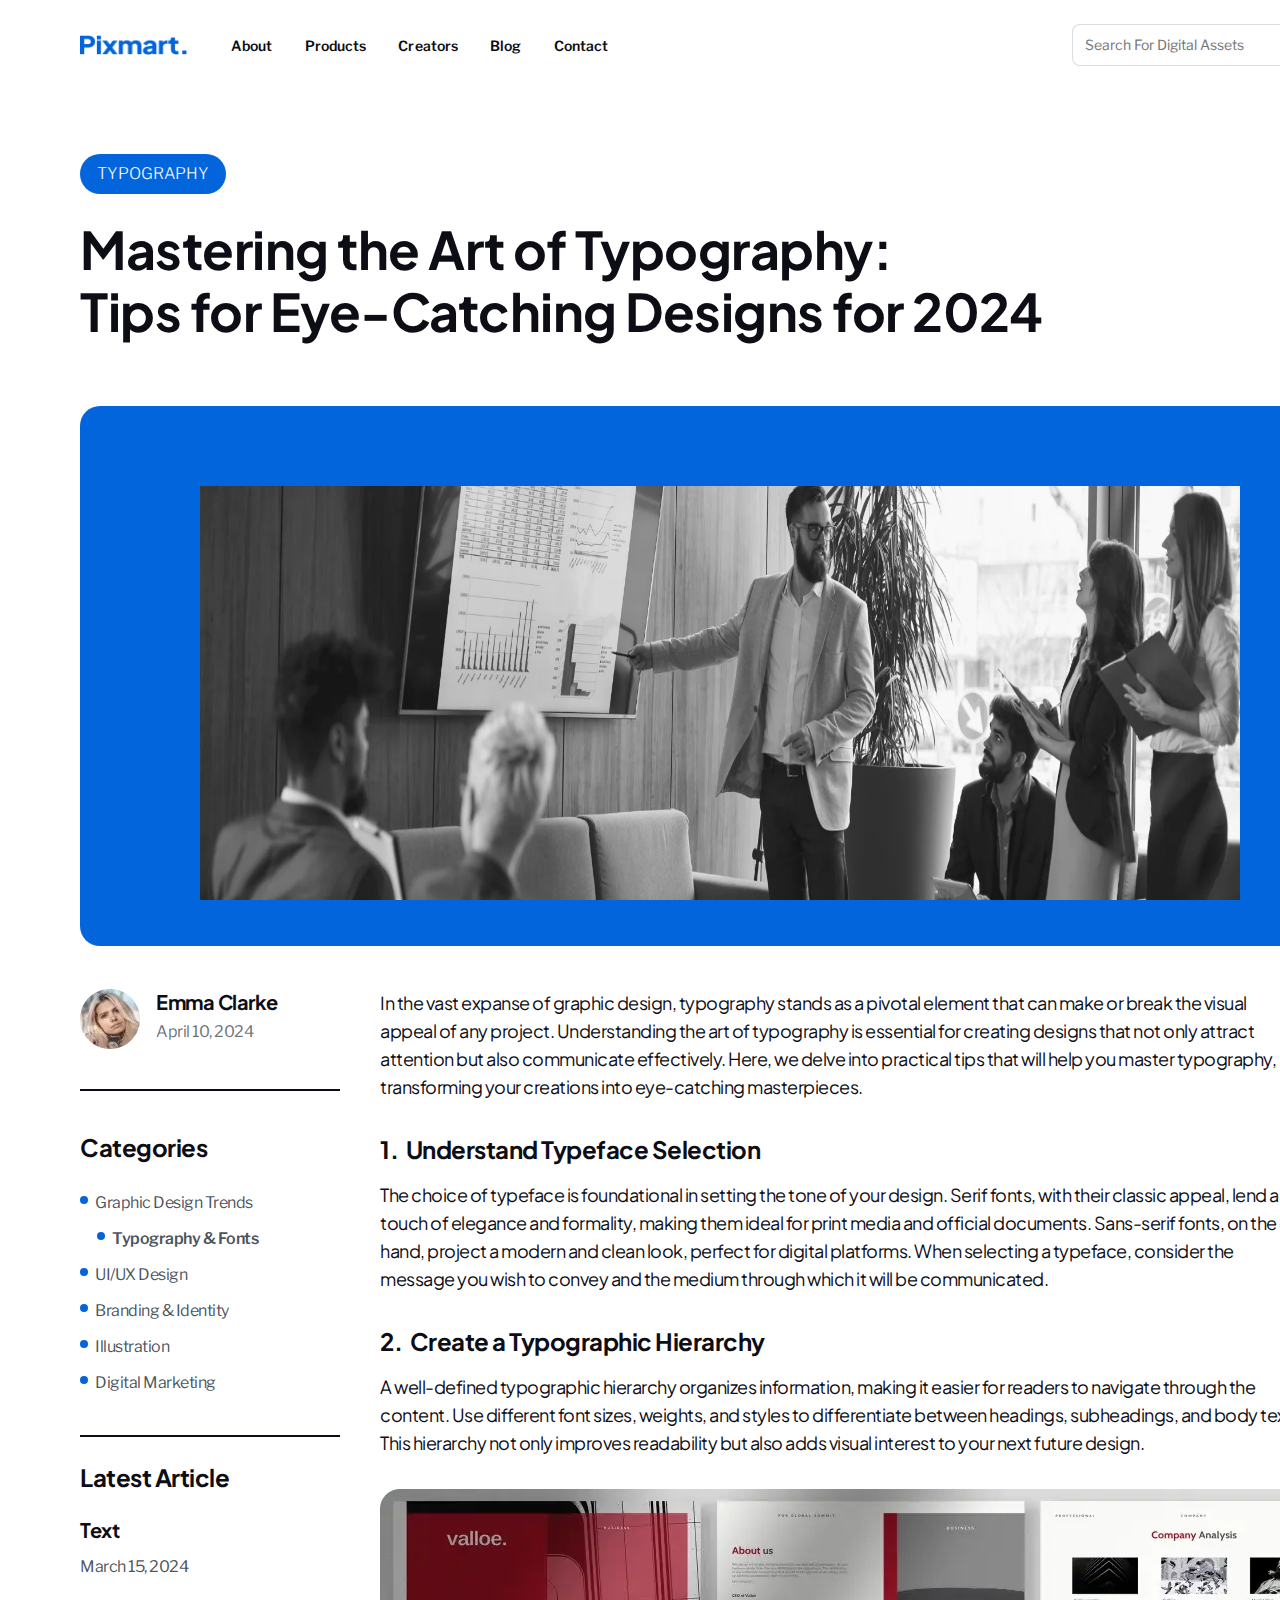
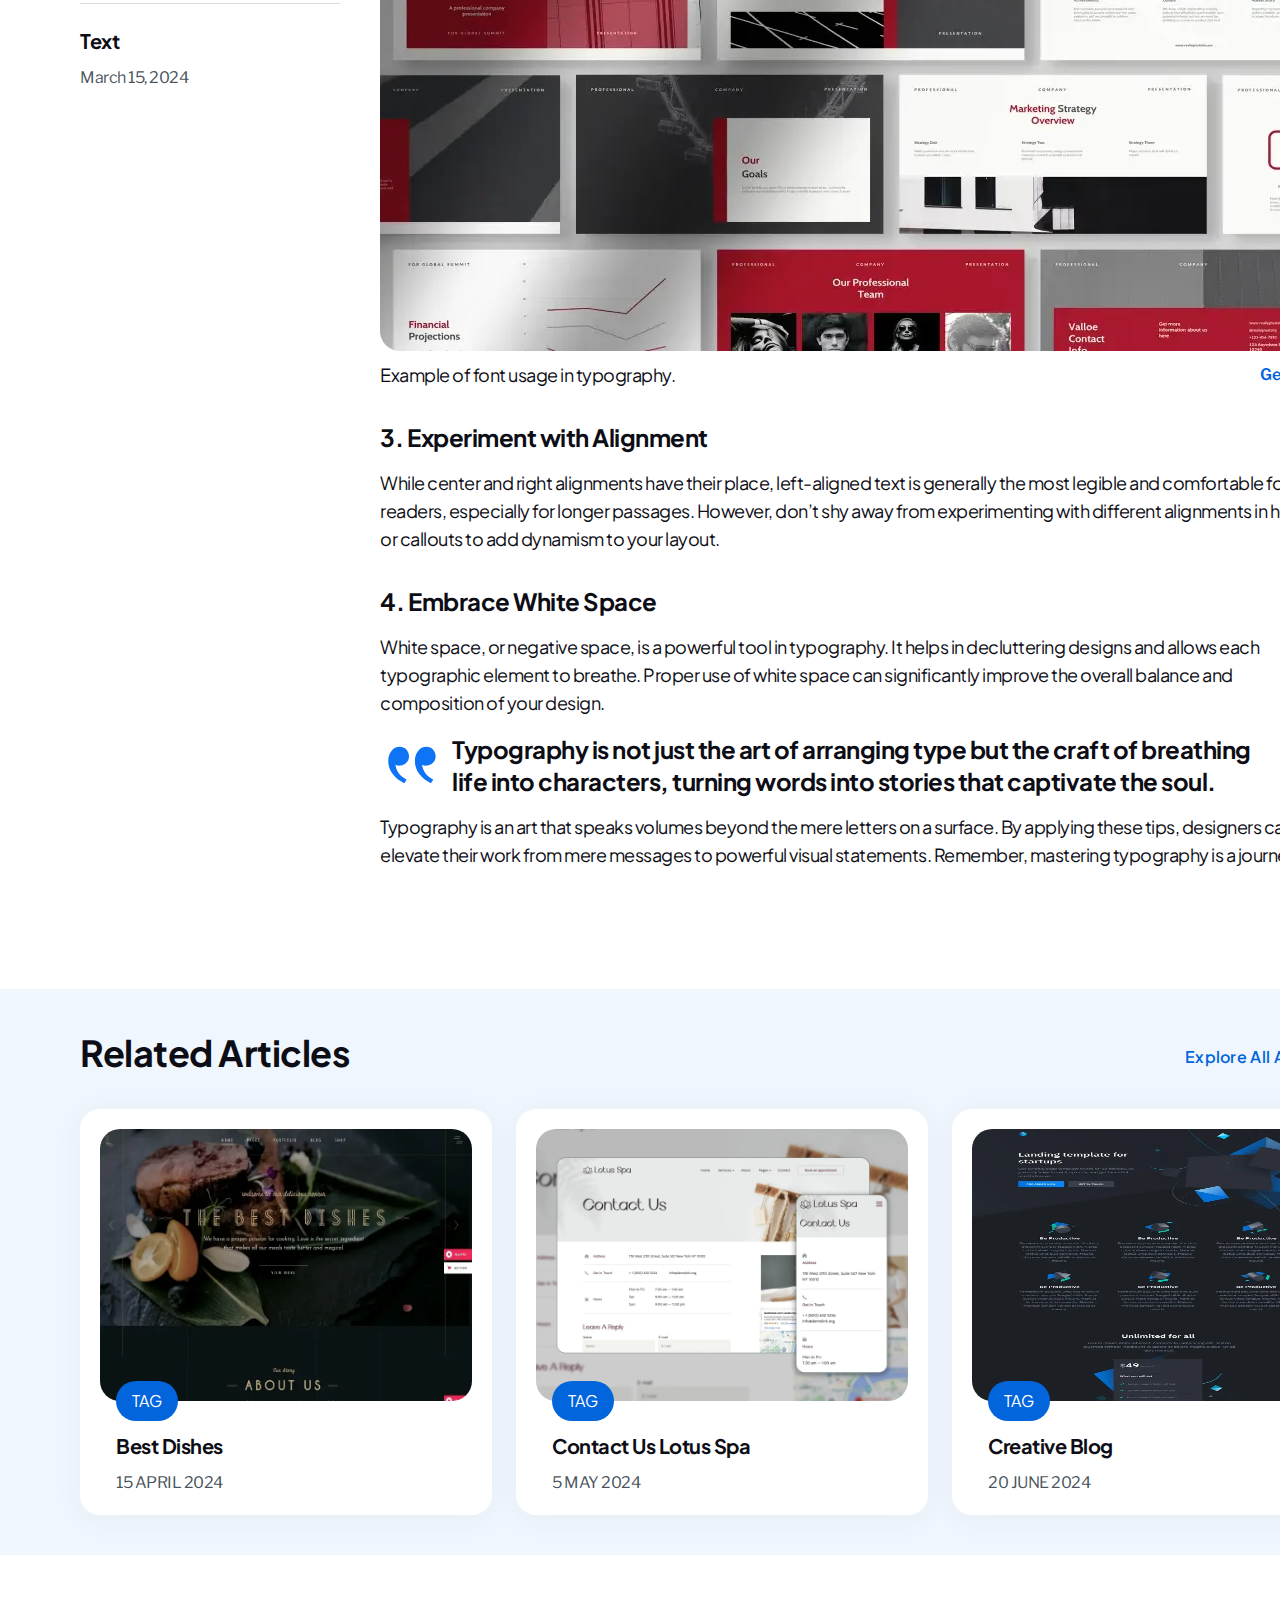
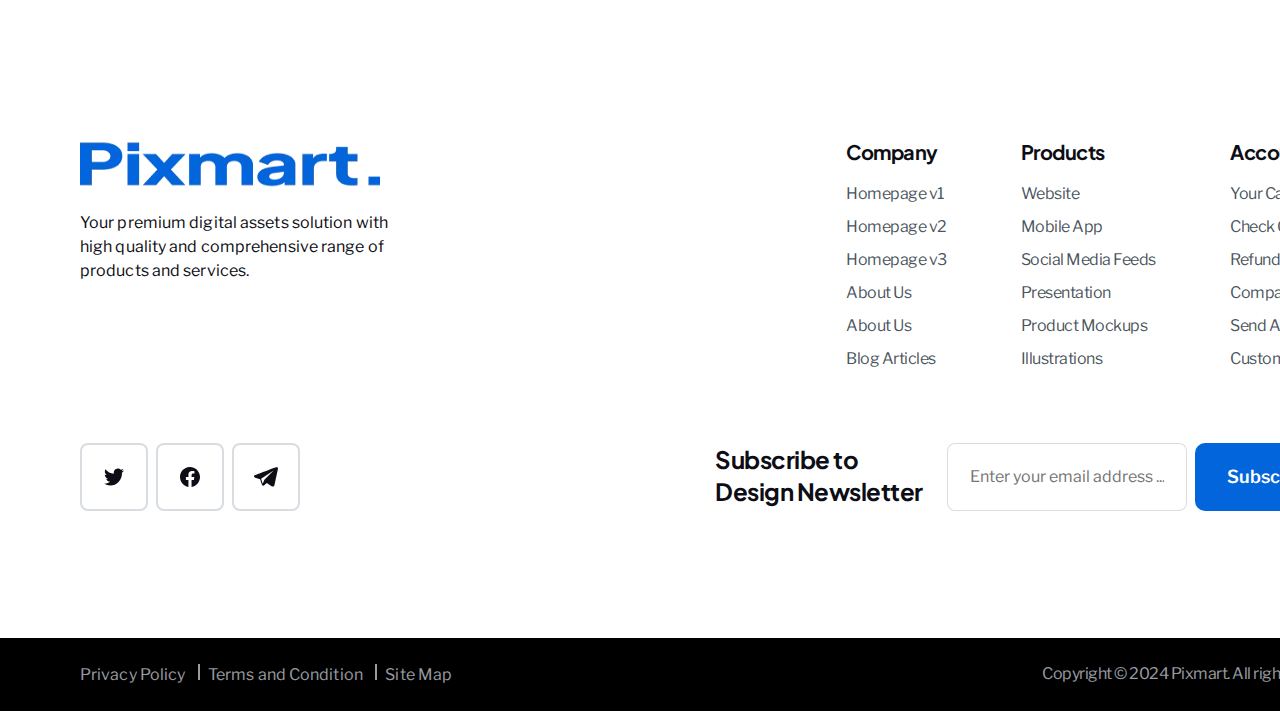
<file: blog-page.html>
<!DOCTYPE html>
<html lang="en">
  <head>
    <meta charset="UTF-8" />
    <meta name="viewport" content="width=device-width, initial-scale=1.0" />
    <meta name="description" content="page about art of typography" />
    <link rel="preconnect" href="https://fonts.googleapis.com" />
    <link rel="stylesheet" href="./css/normalize.min.css" />
    <link rel="stylesheet" href="./css/style.min.css" />
    <link rel="preconnect" href="https://fonts.googleapis.com" />
    <link rel="preconnect" href="https://fonts.gstatic.com" crossorigin />
    <link
      href="https://fonts.googleapis.com/css2?family=Libre+Franklin:ital,wght@0,100..900;1,100..900&family=Plus+Jakarta+Sans:ital,wght@0,200..800;1,200..800&display=swap"
      rel="stylesheet" />
    <link rel="icon" href="./images/favicon/favicon.ico" type="image/x-icon" />
    <link rel="apple-touch-icon" sizes="180x180" href="/apple-touch-icon.png" />
    <link rel="icon" type="image/png" sizes="32x32" href="/favicon-32x32.png" />
    <link rel="icon" type="image/png" sizes="16x16" href="/favicon-16x16.png" />
    <link rel="manifest" href="/site.webmanifest" />
    <title>Blog</title>
  </head>
  <body>
    <header class="header">
      <div class="container header-wrapper">
        <div class="header-flex">
          <a href="/index.html" class="header-logo">
            <img
              src="./images/webp/pixmart-logo.webp"
              alt="Pixmart."
              width="107"
              height="20" />
          </a>
          <nav class="nav">
            <ul class="nav-links">
              <li class="nav-item">
                <a class="nav-link" href="/index.html">About</a>
              </li>
              <li class="nav-item">
                <a class="nav-link" href="/catalog.html">Products</a>
              </li>
              <li class="nav-item">
                <a class="nav-link" href="#">Creators</a>
              </li>
              <li class="nav-item">
                <a class="nav-link" href="#">Blog</a>
              </li>
              <li class="nav-item">
                <a class="nav-link" href="/contacts.html">Contact</a>
              </li>
            </ul>
          </nav>
        </div>
        <div class="search-flex">
          <form class="search" method="get" action="/index.html">
            <label class="label-search" for="search">
              <input
                class="search-bar pseudo"
                type="search"
                placeholder="Search For Digital Assets"
                id="search"
                name="search" />
            </label>
          </form>
          <div class="header-button">
            <button type="button" class="button button-svg">
              <svg
                width="24"
                height="24"
                viewBox="0 0 24 24"
                xmlns="http://www.w3.org/2000/svg">
                <use xlink:href="#shopping-bag" />
              </svg>
            </button>
          </div>
        </div>
      </div>
    </header>
    <main>
      <section class="blog-heading container">
        <h1 class="visually-hidden">Pixmart</h1>
        <div class="blog-box">
          <span class="typography-span">TYPOGRAPHY</span>
          <h2 class="pages-title">
            Mastering the Art of Typography:
            <span class="new-line">Tips for Eye-Catching Designs for 2024</span>
          </h2>
        </div>
        <div class="page-img">
          <img
            src="./images/webp/blog-main-photo.webp"
            alt="group of people have a meating with presentation about statisctics"
            width="1080"
            height="414" />
        </div>
      </section>
      <section class="article-grid container">
        <h2 class="visually-hidden">heading</h2>
        <aside class="profile">
          <div class="profile-person">
            <img
              class="person-img"
              src="./images/webp/person-photo.webp"
              alt="beautiful blond-hair woman"
              width="60"
              height="60" />
            <p class="profile-name">Emma Clarke</p>
            <time class="profile-date" datetime="2024-04-10"
              >April 10, 2024</time
            >
          </div>
          <div class="profile-flex">
            <h3 class="aside-blog-heading">Categories</h3>
            <ul class="aside-tags">
              <li class="aside-tag">
                <span class="aside-span">Graphic Design Trends</span>
              </li>
              <li class="aside-tag move">
                <span class="aside-span text-black">Typography & Fonts</span>
              </li>
              <li class="aside-tag">
                <span class="aside-span">UI/UX Design</span>
              </li>
              <li class="aside-tag">
                <span class="aside-span">Branding & Identity</span>
              </li>
              <li class="aside-tag">
                <span class="aside-span">Illustration</span>
              </li>
              <li class="aside-tag">
                <span class="aside-span">Digital Marketing</span>
              </li>
            </ul>
          </div>
          <div class="aside-flex">
            <h3 class="aside-blog-heading">Latest Article</h3>
            <div class="aside-article-content">
              <div class="aside-box">
                <h4 class="aside-article-text">Text</h4>
                <time class="aside-article-date" datetime="2024-03-15"
                  >March 15, 2024</time
                >
              </div>
              <div class="aside-box border">
                <h4 class="aside-article-text">Text</h4>
                <time class="aside-article-date" datetime="2024-03-15"
                  >March 15, 2024</time
                >
              </div>
            </div>
          </div>
        </aside>
        <article class="article">
          <p class="article-text">
            <span class="new-line">
              In the vast expanse of graphic design, typography stands as a
              pivotal element that can make or break the visual
            </span>
            <span class="new-line">
              appeal of any project. Understanding the art of typography is
              essential for creating designs that not only attract
            </span>
            attention but also communicate effectively. Here, we delve into
            practical tips that will help you master typography, transforming
            your creations into eye-catching masterpieces.
          </p>
          <ol class="article-list">
            <li class="article-flex">
              <div class="article-blog">
                <h3 class="blog-article-heading">
                  Understand Typeface Selection
                </h3>
                <p class="article-text">
                  The choice of typeface is foundational in setting the tone of
                  your design. Serif fonts, with their classic appeal, lend a
                  <span class="new-line">
                    touch of elegance and formality, making them ideal for print
                    media and official documents. Sans-serif fonts, on the other
                  </span>
                  hand, project a modern and clean look, perfect for digital
                  platforms. When selecting a typeface, consider the
                  <span class="new-line">
                    message you wish to convey and the medium through which it
                    will be communicated.
                  </span>
                </p>
              </div>
            </li>
            <li class="article-flex">
              <div class="article-blog">
                <h3 class="blog-article-heading">
                  Create a Typographic Hierarchy
                </h3>
                <p class="article-text">
                  A well-defined typographic hierarchy organizes information,
                  making it easier for readers to navigate through the
                  <span class="new-line">
                    content. Use different font sizes, weights, and styles to
                    differentiate between headings, subheadings, and body text.
                  </span>
                  This hierarchy not only improves readability but also adds
                  visual interest to your next future design.
                </p>
              </div>
            </li>
            <li class="article-box">
              <img
                class="article-img"
                src="./images/webp/article-photo.webp"
                alt="example of font usage in typography"
                width="980"
                height="462" />
              <div class="article-link-block">
                <p class="article-text">Example of font usage in typography.</p>
                <a href="#" class="article-link">Get this asset</a>
              </div>
            </li>
            <li class="article-flex">
              <div class="article-blog">
                <h3 class="blog-article-heading">Experiment with Alignment</h3>
                <p class="article-text">
                  While center and right alignments have their place,
                  left-aligned text is generally the most legible and
                  comfortable for readers, especially for longer passages.
                  However, don’t shy away from experimenting with different
                  alignments in headings or callouts to add dynamism to your
                  layout.
                </p>
              </div>
            </li>
            <li class="article-flex">
              <div class="article-blog">
                <h3 class="blog-article-heading">Embrace White Space</h3>
                <p class="article-text">
                  White space, or negative space, is a powerful tool in
                  typography. It helps in decluttering designs and allows each
                  typographic element to breathe. Proper use of white space can
                  significantly improve the overall balance and
                  <span class="new-line"> composition of your design. </span>
                </p>
                <blockquote class="blockquote">
                  Typography is not just the art of arranging type but the craft
                  of breathing life into characters, turning words into stories
                  that captivate the soul.
                </blockquote>
                <p class="article-text">
                  Typography is an art that speaks volumes beyond the mere
                  letters on a surface. By applying these tips, designers can
                  elevate their work from mere messages to powerful visual
                  statements. Remember, mastering typography is a journe...
                </p>
              </div>
            </li>
          </ol>
        </article>
      </section>
      <section class="blog-section blog-wrapper">
        <div class="container">
          <div class="blog-section-heading">
            <h3 class="blog-article_heading">Related Articles</h3>
            <a class="portfolio-link" href="#">
              Explore All Articles
              <div class="portfolio-svg">
                <svg
                  width="16"
                  height="16"
                  viewBox="0 0 16 16"
                  xmlns="http://www.w3.org/2000/svg">
                  <use xlink:href="#next-blue-icon" />
                </svg>
              </div>
            </a>
          </div>
          <div class="blog-section-list">
            <a class="blog-section-link" href="#">
              <article class="blog-section-item">
                <img
                  class="blog-img"
                  src="./images/webp/blog-dishes.webp"
                  alt="site about tasty dishes"
                  width="370"
                  height="272" />
                <span class="blue-tag">TAG</span>
                <div class="blog-section-box">
                  <h4 class="blog-section-title">Best Dishes</h4>
                  <time class="blog-section-date" datetime="2024-03-15">
                    15 APRIL 2024
                  </time>
                </div>
              </article>
            </a>
            <a class="blog-section-link" href="#">
              <article class="blog-section-item">
                <img
                  class="blog-img"
                  src="./images/webp/blog-spa.webp"
                  alt="white-grey site with contacts"
                  width="370"
                  height="272" />
                <span class="blue-tag">TAG</span>
                <div class="blog-section-box">
                  <h4 class="blog-section-title">Contact Us Lotus Spa</h4>
                  <time class="blog-section-date" datetime="2024-03-05">
                    5 MAY 2024
                  </time>
                </div>
              </article>
            </a>
            <a class="blog-section-link" href="#">
              <article class="blog-section-item">
                <img
                  class="blog-img"
                  src="./images/webp/blog-creative.webp"
                  alt="black creative blog"
                  width="370"
                  height="272" />
                <span class="blue-tag">TAG</span>
                <div class="blog-section-box">
                  <h4 class="blog-section-title">Creative Blog</h4>
                  <time class="blog-section-date" datetime="2024-03-15">
                    20 JUNE 2024
                  </time>
                </div>
              </article>
            </a>
          </div>
        </div>
      </section>
    </main>
    <footer class="footer">
      <div class="footer-wrapper">
        <div class="container footer-info">
          <div class="footer-grid">
            <div class="footer-block">
              <a class="footer-logo" href="/index.html">
                <img
                  src="./images/webp/footer-logo.webp"
                  alt="Pixmart."
                  width="300"
                  height="50" />
              </a>
              <p class="footer-logo-text">
                Your premium digital assets solution with high quality and
                comprehensive range of products and services.
              </p>
            </div>
            <div class="footer-links-flex">
              <div class="footer-links">
                <h4 class="footer-heading">Company</h4>
                <ul class="footer-list">
                  <li class="footer-item">
                    <a class="footer-text element" href="#">Homepage v1</a>
                  </li>
                  <li class="footer-item">
                    <a class="footer-text element" href="#">Homepage v2</a>
                  </li>
                  <li class="footer-item">
                    <a class="footer-text element" href="#">Homepage v3</a>
                  </li>
                  <li class="footer-item">
                    <a class="footer-text element" href="#">About Us</a>
                  </li>
                  <li class="footer-item">
                    <a class="footer-text element" href="#">About Us</a>
                  </li>
                  <li class="footer-item">
                    <a class="footer-text element" href="#">Blog Articles</a>
                  </li>
                </ul>
              </div>
              <div class="footer-links">
                <h4 class="footer-heading">Products</h4>
                <ul class="footer-list">
                  <li class="footer-item">
                    <a class="footer-text element" href="#">Website</a>
                  </li>
                  <li class="footer-item">
                    <a class="footer-text element" href="#">Mobile App</a>
                  </li>
                  <li class="footer-item">
                    <a class="footer-text element" href="#"
                      >Social Media Feeds</a
                    >
                  </li>
                  <li class="footer-item">
                    <a class="footer-text element" href="#">Presentation</a>
                  </li>
                  <li class="footer-item">
                    <a class="footer-text element" href="#">Product Mockups</a>
                  </li>
                  <li class="footer-item">
                    <a class="footer-text element" href="#">Illustrations</a>
                  </li>
                </ul>
              </div>
              <div class="footer-links">
                <h4 class="footer-heading">Account</h4>
                <ul class="footer-list">
                  <li class="footer-item">
                    <a class="footer-text element" href="#">Your Cart</a>
                  </li>
                  <li class="footer-item">
                    <a class="footer-text element" href="#">Check Out</a>
                  </li>
                  <li class="footer-item">
                    <a class="footer-text element" href="#">Refund Policy</a>
                  </li>
                  <li class="footer-item">
                    <a class="footer-text element" href="#">Company Policy</a>
                  </li>
                  <li class="footer-item">
                    <a class="footer-text element" href="#">Send A Message</a>
                  </li>
                  <li class="footer-item">
                    <a class="footer-text element" href="#">Customer Support</a>
                  </li>
                </ul>
              </div>
            </div>
          </div>
          <div class="media-block">
            <ul class="media-list">
              <li class="media-item">
                <a target="_blank" href="#" class="button-white-huge">
                    <svg
                      width="24"
                      height="24"
                      viewBox="0 0 24 24"
                      xmlns="http://www.w3.org/2000/svg">
                      <use xlink:href="#twitter-icon" />
                    </svg>
                </a>
              </li>
              <li class="media-item">
                <a target="“_blank”" href="#" class="button-white-huge">
                    <svg
                      width="24"
                      height="24"
                      viewBox="0 0 24 24"
                      xmlns="http://www.w3.org/2000/svg">
                      <use xlink:href="#facebook-icon" />
                    </svg>
                </a>
              </li>
              <li class="media-item">
                <a target="“_blank”" href="#" class="button-white-huge">
                    <svg
                      width="24"
                      height="24"
                      viewBox="0 0 24 24"
                      xmlns="http://www.w3.org/2000/svg">
                      <use xlink:href="#telegram-icon" />
                    </svg>
                </a>
              </li>
            </ul>
            <form class="search-form" method="get" action="/index.html">
              <div class="form-flex">
                <label class="form-label" for="email">
                  Subscribe to <span class="label-next">Design Newsletter</span>
                </label>
                <input
                  name="email"
                  type="email"
                  id="email"
                  class="email-form pseudo"
                  placeholder="Enter your email address ..."
                  pattern="[a-z0-9._%+-]+@[a-z0-9.-]+\.[a-z]{2,}$" />
                <button type="submit" class="button button-big">
                  Subscribe
                </button>
              </div>
            </form>
          </div>
        </div>
        <div class="copyright">
          <div class="container copyright-wrapper">
            <ul class="copyright-list">
              <li>
                <a class="copyright-link" href="#">Privacy Policy</a>
              </li>
              <li>
                <a class="copyright-link" href="#">Terms and Condition</a>
              </li>
              <li>
                <a class="copyright-link" href="#">Site Map</a>
              </li>
            </ul>
            <p class="copyright-text">
              Copyright © 2024 Pixmart. All rights reserved.
            </p>
          </div>
        </div>
      </div>
    </footer>
    <svg
      class="visually-hidden"
      xmlns="http://www.w3.org/2000/svg"
      xmlns:xlink="http://www.w3.org/1999/xlink"
      width="0"
      height="0">
      <symbol
        id="computer"
        width="48"
        height="48"
        viewBox="0 0 48 48"
        fill="none">
        <mask
          style="mask-type: luminance"
          maskUnits="userSpaceOnUse"
          x="0"
          y="0"
          width="48"
          height="48">
          <path d="M0 3.8147e-06H48V48H0V3.8147e-06Z" fill="white" />
        </mask>
        <g mask="url(#mask0_6674_2120)">
          <path
            d="M13.5263 45.7721H32.0357C32.2908 45.7721 32.5035 45.5622 32.5035 45.3044V44.2068C32.5035 43.3431 31.7966 42.6388 30.9355 42.6388H14.6238C13.7628 42.6388 13.0586 43.3431 13.0586 44.2068V45.3044C13.0586 45.5622 13.2685 45.7721 13.5263 45.7721Z"
            stroke="#0265DC"
            stroke-width="1.12"
            stroke-miterlimit="10"
            stroke-linecap="round"
            stroke-linejoin="round" />
          <path
            d="M16.5547 42.6388L17.8064 38.4532M27.7587 38.4532L29.0077 42.6388"
            stroke="#0265DC"
            stroke-width="1.12"
            stroke-miterlimit="10"
            stroke-linecap="round"
            stroke-linejoin="round" />
          <path
            d="M5.8125 34.8973H36.1053"
            stroke="#0265DC"
            stroke-width="1.12"
            stroke-miterlimit="10"
            stroke-linecap="round"
            stroke-linejoin="round" />
          <path
            d="M0.703125 26.1248C0.703125 26.8052 1.2585 27.3632 1.93884 27.3632H29.8132C30.4936 27.3632 31.049 26.8052 31.049 26.1248V3.46375C31.049 2.78341 30.4936 2.22804 29.8132 2.22804H1.93884C1.2585 2.22804 0.703125 2.78341 0.703125 3.46375V26.1248Z"
            stroke="#0265DC"
            stroke-width="1.12"
            stroke-miterlimit="10"
            stroke-linecap="round"
            stroke-linejoin="round" />
          <path
            d="M21.1622 38.4531H7.09341C6.38916 38.4531 5.8125 37.8765 5.8125 37.1722V27.3631M36.1053 38.4531H24.3964M31.0507 14.9098H38.4757C39.1799 14.9098 39.7567 15.4864 39.7567 16.1907V28.9922"
            stroke="#0265DC"
            stroke-width="1.12"
            stroke-miterlimit="10"
            stroke-linecap="round"
            stroke-linejoin="round" />
          <path
            d="M17.5012 8.78674H31.0491M0.703125 8.78674H14.2537"
            stroke="#0265DC"
            stroke-width="1.12"
            stroke-miterlimit="10"
            stroke-linecap="round"
            stroke-linejoin="round" />
          <path
            d="M27.332 5.50479V5.51013"
            stroke="#0265DC"
            stroke-width="1.12"
            stroke-miterlimit="10"
            stroke-linecap="round"
            stroke-linejoin="round" />
          <path
            d="M23.8555 5.50479V5.51013"
            stroke="#0265DC"
            stroke-width="1.12"
            stroke-miterlimit="10"
            stroke-linecap="round"
            stroke-linejoin="round" />
          <path
            d="M20.3789 5.50479V5.51013"
            stroke="#0265DC"
            stroke-width="1.12"
            stroke-miterlimit="10"
            stroke-linecap="round"
            stroke-linejoin="round" />
          <path
            d="M4.42188 5.50479L11.6184 5.51013"
            stroke="#0265DC"
            stroke-width="1.12"
            stroke-miterlimit="10"
            stroke-linecap="round"
            stroke-linejoin="round" />
          <path
            d="M26.9542 12.4091H16.5421C16.2817 12.4091 16.0664 12.6218 16.0664 12.8848V16.0235C16.0664 16.2865 16.2817 16.5017 16.5421 16.5017H26.9542C27.2146 16.5017 27.4298 16.2865 27.4298 16.0235V12.8848C27.4298 12.6218 27.2146 12.4091 26.9542 12.4091Z"
            stroke="#0265DC"
            stroke-width="1.12"
            stroke-miterlimit="10"
            stroke-linecap="round"
            stroke-linejoin="round" />
          <path
            d="M27.4297 20.411H16.0664"
            stroke="#0265DC"
            stroke-width="1.12"
            stroke-miterlimit="10"
            stroke-linecap="round"
            stroke-linejoin="round" />
          <path
            d="M21.6126 23.741H27.4297M16.0664 23.741H17.8017"
            stroke="#0265DC"
            stroke-width="1.12"
            stroke-miterlimit="10"
            stroke-linecap="round"
            stroke-linejoin="round" />
          <path
            d="M41.6997 42.9604H41.6758"
            stroke="#0265DC"
            stroke-width="1.12"
            stroke-miterlimit="10"
            stroke-linecap="round"
            stroke-linejoin="round" />
          <path
            d="M37.3997 45.7721H46.002C46.7141 45.7721 47.2988 45.1901 47.2988 44.4753V30.2865C47.2988 29.5743 46.7141 28.9923 46.002 28.9923H37.3997C36.6875 28.9923 36.1055 29.5743 36.1055 30.2865V44.4753C36.1055 45.1901 36.6875 45.7721 37.3997 45.7721Z"
            stroke="#0265DC"
            stroke-width="1.12"
            stroke-miterlimit="10"
            stroke-linecap="round"
            stroke-linejoin="round" />
          <path
            d="M4.80262 12.4091H11.9699C12.233 12.4091 12.4482 12.6217 12.4482 12.8848V23.2627C12.4482 23.5257 12.233 23.741 11.9699 23.741H4.80262C4.53956 23.741 4.32422 23.5257 4.32422 23.2627V12.8848C4.32422 12.6217 4.53956 12.4091 4.80262 12.4091Z"
            stroke="#0265DC"
            stroke-width="1.12"
            stroke-miterlimit="10"
            stroke-linecap="round"
            stroke-linejoin="round" />
        </g>
      </symbol>

      <symbol
        id="presentation"
        width="150"
        height="150"
        viewBox="0 0 150 150"
        fill="none">
        <path
          d="M72.3712 62.0563H50.2266V39.8555"
          stroke="#0F73F6"
          stroke-width="3.5"
          stroke-miterlimit="10"
          stroke-linecap="round"
          stroke-linejoin="round" />
        <path
          d="M146.777 6.33521H3.22266V22.0849H146.777V6.33521Z"
          stroke="#0F73F6"
          stroke-width="3.5"
          stroke-miterlimit="10"
          stroke-linecap="round"
          stroke-linejoin="round" />
        <path
          d="M10.7734 99.8557V24.2595"
          stroke="#0F73F6"
          stroke-width="3.5"
          stroke-miterlimit="10"
          stroke-linecap="round"
          stroke-linejoin="round" />
        <path
          d="M139.227 24.2595V99.8557"
          stroke="#0F73F6"
          stroke-width="3.5"
          stroke-miterlimit="10"
          stroke-linecap="round"
          stroke-linejoin="round" />
        <path
          d="M75 120.111V125.603"
          stroke="#0F73F6"
          stroke-width="3.5"
          stroke-miterlimit="10"
          stroke-linecap="round"
          stroke-linejoin="round" />
        <path
          d="M74.9997 143.665C79.5494 143.665 83.2377 139.968 83.2377 135.407C83.2377 130.847 79.5494 127.15 74.9997 127.15C70.45 127.15 66.7617 130.847 66.7617 135.407C66.7617 139.968 70.45 143.665 74.9997 143.665Z"
          stroke="#0F73F6"
          stroke-width="3.5"
          stroke-miterlimit="10"
          stroke-linecap="round"
          stroke-linejoin="round" />
        <path
          d="M50.2284 86.8876C63.9093 86.8876 74.9998 75.7707 74.9998 62.0573C74.9998 48.3439 63.9093 37.2271 50.2284 37.2271C36.5476 37.2271 25.457 48.3439 25.457 62.0573C25.457 75.7707 36.5476 86.8876 50.2284 86.8876Z"
          stroke="#0F73F6"
          stroke-width="3.5"
          stroke-miterlimit="10"
          stroke-linecap="round"
          stroke-linejoin="round" />
        <path
          d="M121.525 37.2271H89.5859V56.8035H121.525V37.2271Z"
          stroke="#0F73F6"
          stroke-width="3.5"
          stroke-miterlimit="10"
          stroke-linecap="round"
          stroke-linejoin="round" />
        <path
          d="M89.5859 70.4119H121.525"
          stroke="#0F73F6"
          stroke-width="3.5"
          stroke-miterlimit="10"
          stroke-linecap="round"
          stroke-linejoin="round" />
        <path
          d="M89.5859 83.3726H121.525"
          stroke="#0F73F6"
          stroke-width="3.5"
          stroke-miterlimit="10"
          stroke-linecap="round"
          stroke-linejoin="round" />
        <path
          d="M146.777 102.03H3.22266V117.78H146.777V102.03Z"
          stroke="#0F73F6"
          stroke-width="3.5"
          stroke-miterlimit="10"
          stroke-linecap="round"
          stroke-linejoin="round" />
      </symbol>

      <symbol
        id="social-media"
        width="108"
        height="128"
        viewBox="0 0 108 128"
        fill="none">
        <path
          fill-rule="evenodd"
          clip-rule="evenodd"
          d="M78.9734 87.6999H52.6484C51.6734 87.6999 50.9234 86.9499 50.9234 85.9749C50.9234 85.0749 51.6734 84.2499 52.6484 84.2499H78.9734V71.4999H74.9234H74.8484H74.7734H74.6984H74.5484L74.3984 71.4249H74.2484H74.0984H74.0234L73.8734 71.3499H73.7234L73.5734 71.2749H73.4984H73.3484L73.1984 71.1999L73.1234 71.1249H72.9734C72.8984 71.0499 72.8234 71.0499 72.7484 70.9749C72.5984 70.9749 72.4484 70.8999 72.3734 70.8249C70.6484 69.9249 69.5234 68.1249 69.5234 66.0249V38.9499C69.5234 37.2249 70.2734 35.7249 71.4734 34.7499L71.6234 34.6749L71.6984 34.5999L71.7734 34.5249H71.8484L71.9234 34.4499L71.9984 34.3749H72.0734V34.2999H72.1484L72.2234 34.2249H72.2984L72.3734 34.1499H72.4484L72.5234 34.0749C73.2734 33.6999 74.0984 33.4749 74.9234 33.4749H78.9734V30.9249C78.9734 28.8999 77.3984 27.3249 75.3734 27.3249H32.6234C30.5984 27.3249 29.0234 28.8999 29.0234 30.9249V40.2999H55.3484C56.3234 40.2999 57.0734 41.0499 57.0734 42.0249C57.0734 42.9249 56.3234 43.7499 55.3484 43.7499H29.0234V56.4999H33.0734H33.1484H33.2234H33.2984H33.3734H33.4484L33.5984 56.5749H33.7484H33.8234H33.8984H33.9734H34.0484L34.1234 56.6499H34.1984H34.2734L34.4234 56.7249H34.4984H34.6484V56.7999H34.7984L34.8734 56.8749H34.9484H35.0234L35.1734 56.9499L35.2484 57.0249H35.3984V57.0999H35.4734H35.5484L35.6234 57.1749L35.7734 57.2499L35.8484 57.3249L35.9984 57.3999H36.0734L36.1484 57.4749L36.2234 57.5499L36.2984 57.6249L36.3734 57.6999L36.4484 57.7749L36.5984 57.8499H36.6734V57.9249H36.7484V57.9999H36.8234V58.0749C36.8984 58.1499 36.9734 58.2249 37.1234 58.2999V58.3749L37.2734 58.5249L37.3484 58.5999L37.4234 58.6749V58.7499L37.4984 58.8999L37.5734 58.9749L37.6484 59.0499C37.6484 59.1249 37.7234 59.1999 37.7234 59.2749L37.7984 59.3499L37.8734 59.4249V59.4999L37.9484 59.5749V59.6499L38.0234 59.7249V59.8749L38.0984 59.9499C38.0984 60.0249 38.1734 60.0999 38.1734 60.0999V60.1749V60.2499H38.2484V60.3249V60.3999V60.4749V60.5499C38.3234 60.5499 38.3234 60.6249 38.3234 60.6999L38.3984 60.8499V60.9999V61.1499V61.2249L38.4734 61.3749V61.5249V61.6749V61.8249V61.9749V85.8249V89.0499C38.4734 89.3499 38.4734 89.6499 38.3984 89.8749C38.3984 90.0249 38.3984 90.1749 38.3234 90.2499C38.3234 90.3999 38.2484 90.5499 38.2484 90.6999L38.1734 90.7749V90.8499V90.9249L38.0984 91.0749C38.0984 91.1499 38.0234 91.2249 38.0234 91.2999L37.9484 91.3749V91.4499L37.8734 91.5249L37.7984 91.5999V91.6749L37.7234 91.7499V91.8249V91.8999H37.6484V91.9749L37.5734 92.0499V92.1249H37.4984V92.1999H37.4234V92.2749C37.3484 92.3499 37.3484 92.3499 37.3484 92.4249L37.1984 92.4999L37.1234 92.5749V92.6499C36.1484 93.7749 34.6484 94.5249 33.0734 94.5249H29.0234V97.0749C29.0234 99.0999 30.5984 100.675 32.6234 100.675H75.3734C77.3984 100.675 78.9734 99.0999 78.9734 97.0749V87.6999ZM37.6484 59.0499C37.6484 59.1249 37.7234 59.1999 37.7234 59.2749L37.6484 59.0499ZM82.4984 127.975H25.4984C21.0734 127.975 17.4734 124.375 17.4734 120.025V110.5V94.5249H5.92344H5.77344L5.62344 94.4499H5.54844H5.39844H5.24844H5.09844L4.94844 94.3749H4.87344H4.79844H4.72344L4.57344 94.2999C2.24844 93.6999 0.523438 91.5999 0.523438 89.0499V61.9749C0.523438 58.9749 2.92344 56.4999 5.92344 56.4999H17.4734V17.4999V7.9749C17.4734 3.6249 21.0734 0.0249023 25.4984 0.0249023H82.4984C86.9234 0.0249023 90.5234 3.6249 90.5234 7.9749V17.4249V17.4999V17.5749V33.4749H102.073C105.073 33.4749 107.473 35.9499 107.473 38.9499V66.0249C107.473 69.0249 105.073 71.4999 102.073 71.4999H90.5234V110.5V120.025C90.5234 124.375 86.9234 127.975 82.4984 127.975ZM19.1984 91.0749H23.7734L20.8484 88.1499L20.7734 88.0749L11.2484 78.5499L3.89844 85.9749V89.0499V89.1249V89.1999V89.2749V89.3499L3.97344 89.4249V89.4999V89.5749V89.6499L4.04844 89.7249V89.7999V89.8749H4.12344V89.9499V90.0249L4.19844 90.0999V90.1749H4.27344V90.2499L4.34844 90.3249L4.42344 90.3999L4.49844 90.4749L4.57344 90.5499V90.6249H4.64844L4.72344 90.6999L4.79844 90.7749H4.87344L4.94844 90.8499H5.02344L5.09844 90.9249H5.17344H5.24844V90.9999H5.32344H5.39844H5.47344L5.54844 91.0749H5.62344H5.69844H5.77344H5.84844H5.92344H19.1984ZM72.9734 66.3249V66.3999V66.4749V66.5499V66.6249C73.0484 66.6249 73.0484 66.6999 73.0484 66.7749V66.8499H73.1234V66.9249V66.9999H73.1984V67.0749L73.2734 67.1499V67.2249H73.3484V67.2999L73.4234 67.3749C73.4984 67.4499 73.4984 67.5249 73.5734 67.5249V67.5999C73.9484 67.8999 74.4734 68.0499 74.9234 68.0499H80.6984H80.7734H88.7984H88.8734H102.073C103.198 68.0499 104.098 67.1499 104.098 66.0249V38.9499C104.098 37.8249 103.198 36.9249 102.073 36.9249H74.9234C74.0234 36.9249 73.1984 37.5999 72.9734 38.4249V38.4999V38.5749V38.6499V38.7249V38.7999H72.8984V38.8749V38.9499V66.0249V66.0999V66.1749H72.9734V66.2499V66.3249ZM20.9234 94.5249V108.775H87.0734V71.4999H82.4234V85.8999V85.9749V86.0499V97.0749C82.4234 100.975 79.2734 104.125 75.3734 104.125H32.6234C28.7234 104.125 25.5734 100.975 25.5734 97.0749V94.5249H20.9234ZM20.9234 112.225V120.025C20.9234 122.5 22.9484 124.6 25.4984 124.6H82.4984C85.0484 124.6 87.0734 122.5 87.0734 120.025V112.225H20.9234ZM82.4234 33.4749H87.0734V19.2249H20.9234V56.4999H25.5734V30.9249C25.5734 27.0249 28.7234 23.8749 32.6234 23.8749H75.3734C79.2734 23.8749 82.4234 27.0249 82.4234 30.9249V33.4749ZM87.0734 15.7749V7.9749C87.0734 5.4999 85.0484 3.3999 82.4984 3.3999H68.0984V4.8999C68.0984 7.6749 65.8484 9.8499 63.1484 9.8499H44.8484C42.1484 9.8499 39.8984 7.6749 39.8984 4.8999V3.3999H25.4984C22.9484 3.3999 20.9234 5.4999 20.9234 7.9749V15.7749H87.0734ZM43.3484 3.3999V4.8999C43.3484 5.7999 44.0234 6.4749 44.8484 6.4749H63.1484C63.9734 6.4749 64.6484 5.7999 64.6484 4.8999V3.3999H43.3484ZM60.3734 120.1H47.0234C46.1234 120.1 45.3734 119.35 45.3734 118.375C45.3734 117.475 46.1234 116.725 47.0234 116.725H60.3734C61.3484 116.725 62.0984 117.475 62.0984 118.375C62.0984 119.35 61.3484 120.1 60.3734 120.1ZM28.4984 91.0749H33.0734C34.1234 91.0749 35.0984 90.1749 35.0984 89.0499V86.5749L29.9234 81.3999L24.4484 86.9499L27.5984 90.0999L28.1984 90.6999H28.2734V90.7749C28.3484 90.8499 28.4234 90.9249 28.4984 91.0749ZM35.0984 81.6999V61.9749C35.0984 61.5999 35.0234 61.2999 34.8734 61.0749C34.7984 60.9999 34.7984 60.9999 34.7984 60.9249L34.7234 60.8499V60.7749H34.6484V60.6999L34.5734 60.6249V60.5499H34.4984L34.4234 60.4749L34.3484 60.3999L34.2734 60.3249H34.1984V60.2499H34.1234L34.0484 60.1749H33.9734V60.0999H33.8984C33.6734 60.0249 33.3734 59.9499 33.0734 59.9499H5.92344C4.79844 59.9499 3.89844 60.8499 3.89844 61.9749V81.0999L10.0484 74.9499C10.7234 74.2749 11.8484 74.2749 12.4484 74.9499L22.0484 84.4749L28.7234 77.7999C29.3984 77.1249 30.5234 77.1249 31.1234 77.7999L35.0984 81.6999ZM72.9734 71.1249C72.8984 71.0499 72.8234 71.0499 72.7484 70.9749L72.9734 71.1249ZM22.4984 76.8999C18.8234 76.8999 15.8234 73.8999 15.8234 70.2249C15.8234 66.5499 18.8234 63.5499 22.4984 63.5499C26.1734 63.5499 29.1734 66.5499 29.1734 70.2249C29.1734 73.8999 26.1734 76.8999 22.4984 76.8999ZM22.4984 66.9249C20.6984 66.9249 19.1984 68.4249 19.1984 70.2249C19.1984 72.0249 20.6984 73.5249 22.4984 73.5249C24.2984 73.5249 25.7984 72.0249 25.7984 70.2249C25.7984 68.4249 24.2984 66.9249 22.4984 66.9249ZM98.2484 46.2999H87.3734C86.4734 46.2999 85.6484 45.5499 85.6484 44.5749C85.6484 43.6749 86.4734 42.8499 87.3734 42.8499H98.2484C99.1484 42.8499 99.8984 43.6749 99.8984 44.5749C99.8984 45.5499 99.1484 46.2999 98.2484 46.2999ZM81.8984 46.2999H78.8234C77.8484 46.2999 77.0984 45.5499 77.0984 44.5749C77.0984 43.6749 77.8484 42.8499 78.8234 42.8499H81.8984C82.8734 42.8499 83.6234 43.6749 83.6234 44.5749C83.6234 45.5499 82.8734 46.2999 81.8984 46.2999ZM98.2484 54.1749H95.4734C94.4984 54.1749 93.7484 53.4249 93.7484 52.5249C93.7484 51.5499 94.4984 50.7999 95.4734 50.7999H98.2484C99.1484 50.7999 99.8984 51.5499 99.8984 52.5249C99.8984 53.4249 99.1484 54.1749 98.2484 54.1749ZM88.4984 54.1749H78.8234C77.8484 54.1749 77.0984 53.4249 77.0984 52.5249C77.0984 51.5499 77.8484 50.7999 78.8234 50.7999H88.4984C89.3984 50.7999 90.2234 51.5499 90.2234 52.5249C90.2234 53.4249 89.3984 54.1749 88.4984 54.1749ZM98.2484 62.1249H89.8484C88.9484 62.1249 88.1234 61.3749 88.1234 60.3999C88.1234 59.4999 88.9484 58.6749 89.8484 58.6749H98.2484C99.1484 58.6749 99.8984 59.4999 99.8984 60.3999C99.8984 61.3749 99.1484 62.1249 98.2484 62.1249ZM82.7234 62.1249H78.8234C77.8484 62.1249 77.0984 61.3749 77.0984 60.3999C77.0984 59.4999 77.8484 58.6749 78.8234 58.6749H82.7234C83.6234 58.6749 84.4484 59.4999 84.4484 60.3999C84.4484 61.3749 83.6234 62.1249 82.7234 62.1249Z"
          fill="#0F73F6" />
      </symbol>

      <symbol id="ruler" width="32" height="32" viewBox="0 0 32 32" fill="none">
        <g clip-path="url(#clip0_3364_7582)">
          <path
            d="M30.3999 21.3333H25.2329L29.7053 18.7507C30.074 18.5398 30.3435 18.1909 30.4543 17.7808C30.5654 17.3706 30.5085 16.9333 30.2964 16.5654L26.562 10.0991C26.3494 9.73145 25.999 9.46338 25.5886 9.35425C25.1782 9.24292 24.7402 9.30151 24.3735 9.5166L19.9001 12.0999L22.4819 7.62866C22.6963 7.26099 22.7551 6.823 22.6458 6.41162C22.5364 6.00024 22.2673 5.64941 21.8987 5.43701L15.4333 1.70264C15.0654 1.49121 14.6287 1.43481 14.2192 1.54565C13.8098 1.65649 13.4612 1.92529 13.25 2.29321L10.6667 6.76807V1.6001C10.6658 0.716797 9.94995 0.000976562 9.06665 0H1.6001C0.716797 0.000976562 0.000976562 0.716797 0 1.6001V30.3999C0.000976562 31.2832 0.716797 31.999 1.6001 32H30.3999C31.2832 31.999 31.999 31.2832 32 30.3999V22.9333C31.999 22.05 31.2832 21.3342 30.3999 21.3333ZM1.6001 21.3333C1.41797 21.3352 1.23755 21.3684 1.06665 21.4316V16H5.33643L2.25732 21.3333H1.6001ZM23.0996 21.3333H15.8064L13.363 17.1064L18.9048 13.9065L23.1694 21.2932L23.0996 21.3333ZM18.052 13.167L11.738 16.8132L7.50854 14.3711L10.7073 8.83081L18.0935 13.0952L18.052 13.167ZM9.6001 8.61523L6.32275 14.292C6.32104 14.2947 6.31836 14.2959 6.31665 14.2988L6.31372 14.3074L5.95239 14.9333H1.06665V8.53345H9.6001V8.61523ZM6.97534 15.2949L10.6714 17.4292L3.9104 21.3333H3.48901L6.97534 15.2949ZM11.9978 17.895L12.0046 17.8911L12.4395 17.6399L14.5745 21.3333H6.0437L11.9978 17.895ZM9.6001 22.3999H16V30.9333H9.6001V22.3999ZM17.0667 22.3999H23.4666V30.9333H17.0667V22.3999ZM24.9089 10.4392C25.0305 10.3674 25.1763 10.3477 25.3127 10.3843C25.4504 10.4214 25.5679 10.5112 25.6396 10.6345L29.3718 17.0974C29.4429 17.2202 29.4619 17.3662 29.4246 17.5032C29.3872 17.6399 29.2969 17.7563 29.1733 17.8259L24.093 20.7593L19.8286 13.3728L24.9089 10.4392ZM14.1748 2.82495C14.2446 2.70239 14.3606 2.61255 14.4971 2.57544C14.6333 2.53833 14.7788 2.55688 14.9014 2.6272L21.3633 6.35938C21.4875 6.43091 21.5784 6.54883 21.6157 6.68726C21.6523 6.82471 21.6321 6.97095 21.5593 7.09326L18.6272 12.1714L11.2407 7.90698L14.1748 2.82495ZM1.6001 1.06665H9.06665C9.36108 1.06714 9.59961 1.30566 9.6001 1.6001V7.46655H1.06665V1.6001C1.06714 1.30566 1.30566 1.06714 1.6001 1.06665ZM1.06665 30.3999V22.9333C1.06714 22.6389 1.30566 22.4004 1.6001 22.3999H8.53345V30.9333H1.6001C1.30566 30.9329 1.06714 30.6943 1.06665 30.3999ZM30.9333 30.3999C30.9329 30.6943 30.6943 30.9329 30.3999 30.9333H24.5334V22.3999H30.3999C30.6943 22.4004 30.9329 22.6389 30.9333 22.9333V30.3999Z"
            fill="#0F73F6" />
          <path
            d="M5.33252 24.5334C4.1543 24.5334 3.19922 25.4885 3.19922 26.6667C3.19922 27.845 4.1543 28.8 5.33252 28.8C6.51074 28.8 7.46582 27.845 7.46582 26.6667C7.4646 25.489 6.51025 24.5347 5.33252 24.5334ZM5.33252 27.7334C4.74341 27.7334 4.26587 27.2559 4.26587 26.6667C4.26587 26.0776 4.74341 25.6001 5.33252 25.6001C5.92163 25.6001 6.39917 26.0776 6.39917 26.6667C6.39868 27.2556 5.92139 27.7327 5.33252 27.7334Z"
            fill="#0F73F6" />
        </g>
        <defs>
          <clipPath>
            <rect width="32" height="32" fill="white" />
          </clipPath>
        </defs>
      </symbol>

      <symbol id="pen" width="32" height="32" viewBox="0 0 32 32" fill="none">
        <g clip-path="url(#clip0_3364_7584)">
          <path
            d="M31.7228 23.2826L28.4428 21.6426L26.3553 16.2126C26.3307 16.1484 26.2932 16.0899 26.245 16.0409C26.1968 15.9918 26.1391 15.9533 26.0753 15.9276L13.1228 10.7501C13.0322 10.714 12.9331 10.7052 12.8376 10.7248C12.7421 10.7443 12.6544 10.7913 12.5853 10.8601L10.8578 12.5876C10.79 12.6567 10.7437 12.7441 10.7246 12.8391C10.7056 12.9341 10.7145 13.0326 10.7503 13.1226L15.9278 26.0751C15.9535 26.1388 15.9921 26.1966 16.0411 26.2448C16.0902 26.2929 16.1486 26.3305 16.2128 26.3551L21.6428 28.4426L23.2828 31.7226C23.3173 31.7949 23.3688 31.8578 23.4327 31.9061C23.4967 31.9544 23.5713 31.9866 23.6503 32.0001C23.6769 32.0025 23.7037 32.0025 23.7303 32.0001C23.8627 31.9995 23.9895 31.9465 24.0828 31.8526L31.8528 24.0826C31.91 24.0274 31.9532 23.9594 31.9789 23.8841C32.0045 23.8089 32.0119 23.7287 32.0003 23.6501C31.9869 23.571 31.9547 23.4964 31.9064 23.4325C31.8581 23.3685 31.7951 23.3171 31.7228 23.2826ZM11.7978 13.0576L12.0753 12.7826L18.5228 19.2301C18.0979 19.8322 17.9144 20.5718 18.0086 21.3027C18.1027 22.0336 18.4677 22.7025 19.0314 23.1773C19.595 23.652 20.3163 23.898 21.0526 23.8665C21.7888 23.835 22.4865 23.5284 23.0076 23.0073C23.5287 22.4862 23.8353 21.7886 23.8667 21.0523C23.8982 20.3161 23.6523 19.5948 23.1775 19.0311C22.7028 18.4675 22.0338 18.1025 21.3029 18.0083C20.572 17.9141 19.8324 18.0976 19.2303 18.5226L12.7828 12.0751L13.0578 11.7976L25.5003 16.7751L27.4628 21.8801L21.8803 27.4626L16.7753 25.5001L11.7978 13.0576ZM20.9253 18.9826C21.3747 18.9832 21.8099 19.1397 22.1569 19.4253C22.5038 19.7108 22.7411 20.1079 22.8281 20.5487C22.9152 20.9896 22.8467 21.447 22.6343 21.843C22.422 22.239 22.0789 22.5492 21.6635 22.7206C21.2481 22.8921 20.7861 22.9142 20.3563 22.7832C19.9264 22.6523 19.5553 22.3763 19.306 22.0024C19.0568 21.6285 18.9449 21.1797 18.9895 20.7325C19.034 20.2854 19.2322 19.8675 19.5503 19.5501C19.9153 19.1862 20.4099 18.9821 20.9253 18.9826ZM23.8678 30.6551L22.6178 28.1551L28.1503 22.6226L30.6503 23.8726L23.8678 30.6551Z"
            fill="#0F73F6" />
          <path
            d="M9.56209 26.7499C9.46647 26.6596 9.3399 26.6092 9.20833 26.6092C9.07677 26.6092 8.9502 26.6596 8.85458 26.7499L8.21959 27.3849C6.52503 25.0851 5.59021 22.3138 5.54539 19.4574C5.50058 16.6011 6.34801 13.8018 7.96958 11.4499C8.45541 11.7173 9.01478 11.82 9.56388 11.7426C10.113 11.6653 10.6222 11.4121 11.0153 11.021C11.4084 10.6299 11.6641 10.1219 11.7442 9.57319C11.8243 9.02449 11.7245 8.46461 11.4596 7.97745C13.8115 6.35587 16.6107 5.50844 19.4671 5.55326C22.3235 5.59807 25.0947 6.53289 27.3946 8.22745L26.7496 8.85495C26.6566 8.94869 26.6045 9.07541 26.6046 9.20745C26.6042 9.27325 26.6168 9.33848 26.6417 9.3994C26.6666 9.46032 26.7032 9.51573 26.7496 9.56245L28.9546 11.7499C29.0483 11.8431 29.175 11.8953 29.3071 11.8953C29.4392 11.8953 29.5659 11.8431 29.6596 11.7499L31.8521 9.55745C31.8986 9.51101 31.9355 9.45586 31.9606 9.39517C31.9858 9.33447 31.9987 9.2694 31.9987 9.2037C31.9987 9.13799 31.9858 9.07292 31.9606 9.01223C31.9355 8.95153 31.8986 8.89638 31.8521 8.84995L29.6596 6.65745C29.5659 6.56432 29.4392 6.51205 29.3071 6.51205C29.175 6.51205 29.0483 6.56432 28.9546 6.65745L28.1071 7.49995C26.0183 5.92819 23.5489 4.94069 20.9523 4.63885C18.3558 4.33702 15.7257 4.73173 13.3321 5.78245L16.2146 2.90745C16.5414 3.06362 16.913 3.09897 17.2634 3.00722C17.6138 2.91548 17.9204 2.70258 18.1288 2.40629C18.3372 2.11001 18.4339 1.74948 18.4017 1.38868C18.3696 1.02788 18.2107 0.690131 17.9532 0.43535C17.6957 0.180569 17.3563 0.0252291 16.9952 -0.00311238C16.6341 -0.0314539 16.2746 0.0690358 15.9805 0.280529C15.6864 0.492022 15.4768 0.800846 15.3888 1.15221C15.3007 1.50358 15.34 1.87478 15.4996 2.19995L10.6346 7.07245C10.1406 6.7411 9.54694 6.59153 8.95495 6.6493C8.36296 6.70706 7.80939 6.96858 7.3888 7.38916C6.96821 7.80975 6.7067 8.36332 6.64894 8.95531C6.59117 9.5473 6.74074 10.141 7.07208 10.6349L2.19958 15.4999C1.87314 15.3409 1.50087 15.3027 1.14894 15.3922C0.796997 15.4817 0.48818 15.693 0.277359 15.9887C0.0665389 16.2844 -0.0326304 16.6452 -0.00252665 17.0071C0.0275771 17.369 0.185004 17.7085 0.441781 17.9653C0.698557 18.222 1.03805 18.3795 1.39994 18.4096C1.76183 18.4397 2.12267 18.3405 2.41834 18.1297C2.71401 17.9188 2.92537 17.61 3.01486 17.2581C3.10434 16.9062 3.06615 16.5339 2.90708 16.2074L5.78958 13.3324C4.73782 15.7254 4.34186 18.3551 4.64238 20.9517C4.94289 23.5482 5.92904 26.018 7.49958 28.1074L6.65458 28.9549C6.56146 29.0486 6.50919 29.1754 6.50919 29.3074C6.50919 29.4395 6.56146 29.5663 6.65458 29.6599L8.84708 31.8524C8.94042 31.9463 9.06719 31.9994 9.19958 31.9999C9.26556 32 9.3309 31.987 9.39183 31.9617C9.45276 31.9364 9.50807 31.8992 9.55459 31.8524L11.7496 29.6599C11.8427 29.5663 11.895 29.4395 11.895 29.3074C11.895 29.1754 11.8427 29.0486 11.7496 28.9549L9.56209 26.7499ZM29.3121 7.71245L30.7971 9.19745L29.3121 10.6824L27.8271 9.19745L29.3121 7.71245ZM16.4996 1.15745C16.5739 1.08254 16.6688 1.0314 16.7722 1.0105C16.8756 0.989599 16.9829 0.999891 17.0804 1.04007C17.178 1.08024 17.2614 1.14849 17.3201 1.23615C17.3788 1.32382 17.4101 1.42694 17.4101 1.53245C17.4101 1.63795 17.3788 1.74107 17.3201 1.82874C17.2614 1.9164 17.178 1.98465 17.0804 2.02483C16.9829 2.065 16.8756 2.07529 16.7722 2.05439C16.6688 2.0335 16.5739 1.98235 16.4996 1.90745C16.4503 1.85822 16.4112 1.79977 16.3845 1.73542C16.3578 1.67108 16.3441 1.6021 16.3441 1.53245C16.3441 1.46279 16.3578 1.39382 16.3845 1.32947C16.4112 1.26513 16.4503 1.20667 16.4996 1.15745ZM8.09959 8.09995C8.24477 7.95406 8.41735 7.8383 8.60741 7.7593C8.79747 7.68031 9.00126 7.63965 9.20709 7.63965C9.41291 7.63965 9.6167 7.68031 9.80676 7.7593C9.99682 7.8383 10.1694 7.95406 10.3146 8.09995C10.5341 8.31906 10.6836 8.59836 10.7443 8.9025C10.805 9.20663 10.7741 9.52193 10.6555 9.8085C10.5369 10.0951 10.336 10.34 10.0782 10.5124C9.82037 10.6847 9.51721 10.7767 9.20709 10.7767C8.89696 10.7767 8.5938 10.6847 8.33597 10.5124C8.07814 10.34 7.87723 10.0951 7.75866 9.8085C7.6401 9.52193 7.6092 9.20663 7.66989 8.9025C7.73057 8.59836 7.88012 8.31906 8.09959 8.09995ZM1.90958 17.2499C1.80751 17.3351 1.67728 17.3789 1.54451 17.3729C1.41173 17.3669 1.28599 17.3115 1.19201 17.2175C1.09802 17.1235 1.04258 16.9978 1.03659 16.865C1.03059 16.7322 1.07446 16.602 1.15958 16.4999C1.25964 16.4016 1.3943 16.3465 1.53458 16.3465C1.67486 16.3465 1.80953 16.4016 1.90958 16.4999C1.95887 16.5492 1.99797 16.6076 2.02464 16.672C2.05132 16.7363 2.06505 16.8053 2.06505 16.8749C2.06505 16.9446 2.05132 17.0136 2.02464 17.0779C1.99797 17.1423 1.95887 17.2007 1.90958 17.2499ZM9.20709 30.7824L7.72208 29.2974L9.20709 27.8124L10.6921 29.2974L9.20709 30.7824Z"
            fill="#0F73F6" />
        </g>
        <defs>
          <clipPath>
            <rect width="32" height="32" fill="white" />
          </clipPath>
        </defs>
      </symbol>

      <symbol id="down" width="24" height="24" viewBox="0 0 24 24" fill="none">
        <path
          d="M6 9L12 15L18 9"
          stroke="#0D0D15"
          stroke-width="2"
          stroke-linecap="round"
          stroke-linejoin="round" />
      </symbol>

      <symbol
        id="map-point"
        width="24"
        height="24"
        viewBox="0 0 24 24"
        fill="none">
        <path
          d="M12 22C13 17 20 16.4183 20 10C20 5.58172 16.4183 2 12 2C7.58172 2 4 5.58172 4 10C4 16.4183 11 17 12 22Z"
          stroke="#0265DC"
          stroke-width="2"
          stroke-linecap="round"
          stroke-linejoin="round" />
        <path
          d="M12 13C13.6569 13 15 11.6569 15 10C15 8.34315 13.6569 7 12 7C10.3431 7 9 8.34315 9 10C9 11.6569 10.3431 13 12 13Z"
          stroke="#0265DC"
          stroke-width="2"
          stroke-linecap="round"
          stroke-linejoin="round" />
      </symbol>

      <symbol id="check" width="9" height="7" viewBox="0 0 9 7" fill="none">
        <path
          fill-rule="evenodd"
          clip-rule="evenodd"
          d="M1.71929 2.30529C1.62704 2.20978 1.5167 2.1336 1.39469 2.08119C1.27269 2.02878 1.14147 2.00119 1.00869 2.00004C0.87591 1.99888 0.744231 2.02419 0.621334 2.07447C0.498438 2.12475 0.386786 2.199 0.292893 2.29289C0.199001 2.38679 0.124748 2.49844 0.0744668 2.62133C0.0241859 2.74423 -0.00111606 2.87591 3.77564e-05 3.00869C0.00119157 3.14147 0.0287774 3.27269 0.0811864 3.39469C0.133595 3.5167 0.209778 3.62704 0.305288 3.71929L2.30529 5.71929C2.49282 5.90676 2.74712 6.01207 3.01229 6.01207C3.27745 6.01207 3.53176 5.90676 3.71929 5.71929L7.71929 1.71929C7.8148 1.62704 7.89098 1.5167 7.94339 1.39469C7.9958 1.27269 8.02339 1.14147 8.02454 1.00869C8.02569 0.87591 8.00039 0.744231 7.95011 0.621335C7.89983 0.498438 7.82558 0.386787 7.73168 0.292894C7.63779 0.199001 7.52614 0.124748 7.40324 0.0744673C7.28035 0.0241864 7.14867 -0.00111606 7.01589 3.77557e-05C6.88311 0.00119157 6.75189 0.0287779 6.62988 0.0811869C6.50788 0.133596 6.39754 0.209779 6.30529 0.305289L3.01229 3.59829L1.71929 2.30529Z"
          fill="#F5F8FB" />
      </symbol>

      <symbol
        id="cross-icon"
        width="16"
        height="16"
        viewBox="0 0 16 16"
        fill="none">
        <path
          d="M12 4L4 12M4 4L12 12"
          stroke="#0D0D15"
          stroke-width="2"
          stroke-linecap="round"
          stroke-linejoin="round" />
      </symbol>

      <symbol
        id="squares-icon"
        width="24"
        height="24"
        viewBox="0 0 24 24"
        fill="none">
        <path
          d="M8.4 3H4.6C4.03995 3 3.75992 3 3.54601 3.10899C3.35785 3.20487 3.20487 3.35785 3.10899 3.54601C3 3.75992 3 4.03995 3 4.6V8.4C3 8.96005 3 9.24008 3.10899 9.45399C3.20487 9.64215 3.35785 9.79513 3.54601 9.89101C3.75992 10 4.03995 10 4.6 10H8.4C8.96005 10 9.24008 10 9.45399 9.89101C9.64215 9.79513 9.79513 9.64215 9.89101 9.45399C10 9.24008 10 8.96005 10 8.4V4.6C10 4.03995 10 3.75992 9.89101 3.54601C9.79513 3.35785 9.64215 3.20487 9.45399 3.10899C9.24008 3 8.96005 3 8.4 3Z"
          stroke="#F8F7FF"
          stroke-width="2"
          stroke-linecap="round"
          stroke-linejoin="round" />
        <path
          d="M19.4 3H15.6C15.0399 3 14.7599 3 14.546 3.10899C14.3578 3.20487 14.2049 3.35785 14.109 3.54601C14 3.75992 14 4.03995 14 4.6V8.4C14 8.96005 14 9.24008 14.109 9.45399C14.2049 9.64215 14.3578 9.79513 14.546 9.89101C14.7599 10 15.0399 10 15.6 10H19.4C19.9601 10 20.2401 10 20.454 9.89101C20.6422 9.79513 20.7951 9.64215 20.891 9.45399C21 9.24008 21 8.96005 21 8.4V4.6C21 4.03995 21 3.75992 20.891 3.54601C20.7951 3.35785 20.6422 3.20487 20.454 3.10899C20.2401 3 19.9601 3 19.4 3Z"
          stroke="#F8F7FF"
          stroke-width="2"
          stroke-linecap="round"
          stroke-linejoin="round" />
        <path
          d="M19.4 14H15.6C15.0399 14 14.7599 14 14.546 14.109C14.3578 14.2049 14.2049 14.3578 14.109 14.546C14 14.7599 14 15.0399 14 15.6V19.4C14 19.9601 14 20.2401 14.109 20.454C14.2049 20.6422 14.3578 20.7951 14.546 20.891C14.7599 21 15.0399 21 15.6 21H19.4C19.9601 21 20.2401 21 20.454 20.891C20.6422 20.7951 20.7951 20.6422 20.891 20.454C21 20.2401 21 19.9601 21 19.4V15.6C21 15.0399 21 14.7599 20.891 14.546C20.7951 14.3578 20.6422 14.2049 20.454 14.109C20.2401 14 19.9601 14 19.4 14Z"
          stroke="#F8F7FF"
          stroke-width="2"
          stroke-linecap="round"
          stroke-linejoin="round" />
        <path
          d="M8.4 14H4.6C4.03995 14 3.75992 14 3.54601 14.109C3.35785 14.2049 3.20487 14.3578 3.10899 14.546C3 14.7599 3 15.0399 3 15.6V19.4C3 19.9601 3 20.2401 3.10899 20.454C3.20487 20.6422 3.35785 20.7951 3.54601 20.891C3.75992 21 4.03995 21 4.6 21H8.4C8.96005 21 9.24008 21 9.45399 20.891C9.64215 20.7951 9.79513 20.6422 9.89101 20.454C10 20.2401 10 19.9601 10 19.4V15.6C10 15.0399 10 14.7599 9.89101 14.546C9.79513 14.3578 9.64215 14.2049 9.45399 14.109C9.24008 14 8.96005 14 8.4 14Z"
          stroke="#F8F7FF"
          stroke-width="2"
          stroke-linecap="round"
          stroke-linejoin="round" />
      </symbol>

      <symbol
        id="list-icon"
        width="24"
        height="24"
        viewBox="0 0 24 24"
        fill="none">
        <path
          d="M21 12L9 12M21 6L9 6M21 18L9 18M5 12C5 12.5523 4.55228 13 4 13C3.44772 13 3 12.5523 3 12C3 11.4477 3.44772 11 4 11C4.55228 11 5 11.4477 5 12ZM5 6C5 6.55228 4.55228 7 4 7C3.44772 7 3 6.55228 3 6C3 5.44772 3.44772 5 4 5C4.55228 5 5 5.44772 5 6ZM5 18C5 18.5523 4.55228 19 4 19C3.44772 19 3 18.5523 3 18C3 17.4477 3.44772 17 4 17C4.55228 17 5 17.4477 5 18Z"
          stroke="#0D0D15"
          stroke-width="2"
          stroke-linecap="round"
          stroke-linejoin="round" />
      </symbol>

      <symbol
        id="done-icon"
        width="16"
        height="12"
        viewBox="0 0 16 12"
        fill="none">
        <g>
          <g id="Group_2">
            <path
              id="Vector"
              d="M15.7657 0.359237C15.4533 0.0467991 14.9468 0.0467991 14.6343 0.359237L5.04983 9.94383L1.3657 6.25971C1.0533 5.94727 0.546797 5.9473 0.234328 6.25971C-0.0781094 6.57211 -0.0781094 7.07861 0.234328 7.39105L4.48414 11.6408C4.79645 11.9532 5.30333 11.953 5.61552 11.6408L15.7657 1.49061C16.0781 1.17821 16.0781 0.671674 15.7657 0.359237Z"
              fill="#0265DC" />
          </g>
        </g>
      </symbol>

      <symbol
        id="shopping-bag"
        width="24"
        height="24"
        viewBox="0 0 24 24"
        fill="none">
        <path
          d="M15.9984 9V6C15.9984 3.79086 14.2076 2 11.9984 2C9.78928 2 7.99842 3.79086 7.99842 6V9M3.59042 10.352L2.99042 16.752C2.81982 18.5717 2.73452 19.4815 3.03647 20.1843C3.30171 20.8016 3.76653 21.3121 4.35643 21.6338C5.02794 22 5.94178 22 7.76946 22H16.2274C18.055 22 18.9689 22 19.6404 21.6338C20.2303 21.3121 20.6951 20.8016 20.9604 20.1843C21.2623 19.4815 21.177 18.5717 21.0064 16.752L20.4064 10.352C20.2624 8.81535 20.1903 8.04704 19.8448 7.46616C19.5404 6.95458 19.0908 6.54511 18.553 6.28984C17.9424 6 17.1707 6 15.6274 6L8.36946 6C6.82611 6 6.05443 6 5.44383 6.28984C4.90608 6.54511 4.45642 6.95458 4.15208 7.46616C3.80651 8.04704 3.73448 8.81534 3.59042 10.352Z"
          stroke="#F8F7FF"
          stroke-width="2"
          stroke-linecap="round"
          stroke-linejoin="round" />
      </symbol>

      <symbol
        id="trophy"
        width="24"
        height="24"
        viewBox="0 0 24 24"
        fill="none">
        <path
          d="M12 15C8.68629 15 6 12.3137 6 9V3.44444C6 3.0306 6 2.82367 6.06031 2.65798C6.16141 2.38021 6.38021 2.16141 6.65798 2.06031C6.82367 2 7.0306 2 7.44444 2H16.5556C16.9694 2 17.1763 2 17.342 2.06031C17.6198 2.16141 17.8386 2.38021 17.9397 2.65798C18 2.82367 18 3.0306 18 3.44444V9C18 12.3137 15.3137 15 12 15ZM12 15V18M18 4H20.5C20.9659 4 21.1989 4 21.3827 4.07612C21.6277 4.17761 21.8224 4.37229 21.9239 4.61732C22 4.80109 22 5.03406 22 5.5V6C22 6.92997 22 7.39496 21.8978 7.77646C21.6204 8.81173 20.8117 9.62038 19.7765 9.89778C19.395 10 18.93 10 18 10M6 4H3.5C3.03406 4 2.80109 4 2.61732 4.07612C2.37229 4.17761 2.17761 4.37229 2.07612 4.61732C2 4.80109 2 5.03406 2 5.5V6C2 6.92997 2 7.39496 2.10222 7.77646C2.37962 8.81173 3.18827 9.62038 4.22354 9.89778C4.60504 10 5.07003 10 6 10M7.44444 22H16.5556C16.801 22 17 21.801 17 21.5556C17 19.5919 15.4081 18 13.4444 18H10.5556C8.59188 18 7 19.5919 7 21.5556C7 21.801 7.19898 22 7.44444 22Z"
          stroke="#F8F7FF"
          stroke-width="2"
          stroke-linecap="round"
          stroke-linejoin="round" />
      </symbol>

      <symbol
        id="favicon"
        width="56"
        height="56"
        viewBox="0 0 56 56"
        fill="none">
        <rect width="56" height="56" rx="6" fill="#E0F2FF" />
        <path
          d="M10 37.2V18H17.4925C18.8373 18 20.0249 18.2319 21.0553 18.6958C22.1032 19.1597 22.9241 19.847 23.5179 20.7576C24.1117 21.6682 24.4086 22.7936 24.4086 24.1337C24.4086 25.4395 24.103 26.5477 23.4917 27.4583C22.8979 28.3689 22.077 29.0647 21.0291 29.5458C19.9987 30.0097 18.8198 30.2416 17.4925 30.2416H14.0606V37.2H10ZM14.0606 26.7624H17.5187C18.095 26.7624 18.5928 26.6507 19.0119 26.4274C19.4311 26.204 19.7542 25.8948 19.9812 25.4996C20.2257 25.1044 20.348 24.6491 20.348 24.1337C20.348 23.6011 20.2257 23.1372 19.9812 22.742C19.7542 22.3468 19.4311 22.0376 19.0119 21.8142C18.5928 21.5909 18.095 21.4792 17.5187 21.4792H14.0606V26.7624Z"
          fill="#0265DC" />
        <path
          d="M26.2009 37.2V23.1286H30.1305V37.2H26.2009ZM26.2009 21.8658V18H30.1305V21.8658H26.2009Z"
          fill="#0265DC" />
        <path
          d="M31.3556 37.2L36.3593 30.1385L31.3294 23.1286H35.8878L39.6602 28.5922H37.6692L41.4416 23.1286H46L40.9701 30.1385L45.9476 37.2H41.4154L37.7216 31.7364H39.6078L35.914 37.2H31.3556Z"
          fill="#0265DC" />
      </symbol>

      <symbol
        id="down-homepage"
        width="32"
        height="32"
        viewBox="0 0 32 32"
        fill="none">
        <path
          d="M8 1H24C27.866 1 31 4.13401 31 8V24C31 27.866 27.866 31 24 31H8C4.13401 31 1 27.866 1 24V8C1 4.13401 4.13401 1 8 1Z"
          stroke="#1D3653"
          stroke-opacity="0.17"
          stroke-width="2" />
        <path
          d="M12 14L16 18L20 14"
          stroke="#0D0D15"
          stroke-width="2"
          stroke-linecap="round"
          stroke-linejoin="round" />
      </symbol>

      <symbol
        id="presentation-little"
        width="48"
        height="48"
        viewBox="0 0 48 48"
        fill="none">
        <path
          d="M23.1605 19.8579H16.0742V12.7537"
          stroke="#0F73F6"
          stroke-width="1.12"
          stroke-miterlimit="10"
          stroke-linecap="round"
          stroke-linejoin="round" />
        <path
          d="M46.9688 2.02722H1.03125V7.06713H46.9688V2.02722Z"
          stroke="#0F73F6"
          stroke-width="1.12"
          stroke-miterlimit="10"
          stroke-linecap="round"
          stroke-linejoin="round" />
        <path
          d="M3.44922 31.9538V7.76306"
          stroke="#0F73F6"
          stroke-width="1.12"
          stroke-miterlimit="10"
          stroke-linecap="round"
          stroke-linejoin="round" />
        <path
          d="M44.5508 7.76306V31.9538"
          stroke="#0F73F6"
          stroke-width="1.12"
          stroke-miterlimit="10"
          stroke-linecap="round"
          stroke-linejoin="round" />
        <path
          d="M24 38.4355V40.1929"
          stroke="#0F73F6"
          stroke-width="1.12"
          stroke-miterlimit="10"
          stroke-linecap="round"
          stroke-linejoin="round" />
        <path
          d="M23.9994 45.9727C25.4553 45.9727 26.6356 44.7897 26.6356 43.3303C26.6356 41.8709 25.4553 40.6879 23.9994 40.6879C22.5435 40.6879 21.3633 41.8709 21.3633 43.3303C21.3633 44.7897 22.5435 45.9727 23.9994 45.9727Z"
          stroke="#0F73F6"
          stroke-width="1.12"
          stroke-miterlimit="10"
          stroke-linecap="round"
          stroke-linejoin="round" />
        <path
          d="M16.0714 27.804C20.4493 27.804 23.9982 24.2466 23.9982 19.8583C23.9982 15.47 20.4493 11.9126 16.0714 11.9126C11.6935 11.9126 8.14453 15.47 8.14453 19.8583C8.14453 24.2466 11.6935 27.804 16.0714 27.804Z"
          stroke="#0F73F6"
          stroke-width="1.12"
          stroke-miterlimit="10"
          stroke-linecap="round"
          stroke-linejoin="round" />
        <path
          d="M38.8885 11.9126H28.668V18.1771H38.8885V11.9126Z"
          stroke="#0F73F6"
          stroke-width="1.12"
          stroke-miterlimit="10"
          stroke-linecap="round"
          stroke-linejoin="round" />
        <path
          d="M28.668 22.5317H38.8885"
          stroke="#0F73F6"
          stroke-width="1.12"
          stroke-miterlimit="10"
          stroke-linecap="round"
          stroke-linejoin="round" />
        <path
          d="M28.668 26.6792H38.8885"
          stroke="#0F73F6"
          stroke-width="1.12"
          stroke-miterlimit="10"
          stroke-linecap="round"
          stroke-linejoin="round" />
        <path
          d="M46.9688 32.6497H1.03125V37.6896H46.9688V32.6497Z"
          stroke="#0F73F6"
          stroke-width="1.12"
          stroke-miterlimit="10"
          stroke-linecap="round"
          stroke-linejoin="round" />
      </symbol>

      <symbol id="brush" width="48" height="48" viewBox="0 0 48 48" fill="none">
        <path
          d="M2.90625 25.5441H5.96316C7.64662 25.5441 9.01134 24.1794 9.01134 22.4959C9.01134 20.8125 10.3761 19.4478 12.0595 19.4478H16.2051C18.8313 19.4478 20.9603 17.3188 20.9603 14.6926C20.9603 12.0663 18.8313 9.93738 16.2051 9.93738"
          stroke="#0F73F6"
          stroke-width="1.12"
          stroke-miterlimit="10"
          stroke-linejoin="round" />
        <path
          d="M33.7617 36.6563C37.7457 36.6563 40.9755 33.4266 40.9755 29.4425C40.9755 26.3663 39.05 23.7398 36.3383 22.7025"
          stroke="#0F73F6"
          stroke-width="1.12"
          stroke-miterlimit="10"
          stroke-linejoin="round" />
        <path
          d="M30.2106 22.2288H22.4496C20.8933 22.2288 19.6317 23.4904 19.6317 25.0466C19.6317 26.6029 18.3701 27.8644 16.8139 27.8644H16.3958C13.9681 27.8644 12 29.8325 12 32.2603C11.9999 34.6881 13.968 36.6562 16.3957 36.6562"
          stroke="#0F73F6"
          stroke-width="1.12"
          stroke-miterlimit="10"
          stroke-linejoin="round" />
        <path
          d="M29.7463 36.6561V38.7186C29.7463 39.8577 28.8228 40.7811 27.6838 40.7811H20.3125C19.1734 40.7811 18.25 39.8577 18.25 38.7186V36.6561"
          stroke="#0F73F6"
          stroke-width="1.12"
          stroke-miterlimit="10"
          stroke-linejoin="round" />
        <path
          d="M37.7967 20.8947L32.9805 17.5223"
          stroke="#0F73F6"
          stroke-width="1.12"
          stroke-miterlimit="10"
          stroke-linejoin="round" />
        <path
          d="M42.8438 44.9062H5.15625C2.87803 44.9062 1.03125 43.0595 1.03125 40.7812V36.6562H46.9688V40.7812C46.9688 43.0595 45.122 44.9062 42.8438 44.9062Z"
          stroke="#0F73F6"
          stroke-width="1.12"
          stroke-miterlimit="10"
          stroke-linecap="round"
          stroke-linejoin="round" />
        <path
          d="M30.6016 22.1958C31.6321 19.7229 33.4227 16.5454 35.724 13.2588C40.2978 6.72672 45.1567 2.23741 46.5767 3.23163C47.9966 4.22584 45.4398 10.3272 40.8659 16.8593C38.5564 20.1575 36.1743 22.935 34.1989 24.7487"
          stroke="#0F73F6"
          stroke-width="1.12"
          stroke-miterlimit="10"
          stroke-linecap="round"
          stroke-linejoin="round" />
        <path
          d="M26.695 26.8889C26.9658 28.2797 26.632 29.6458 25.8789 30.7181C28.5781 31.807 31.7522 30.9969 33.5765 28.6062C34.9432 26.8152 34.6214 24.2241 32.7745 22.9339C31.0052 21.6978 28.5685 22.1285 27.3302 23.897C26.6961 24.8025 26.4992 25.8833 26.695 26.8889Z"
          stroke="#0F73F6"
          stroke-width="1.12"
          stroke-miterlimit="10"
          stroke-linecap="round"
          stroke-linejoin="round" />
        <path
          d="M45.092 36.6562V13.6875C45.092 12.8348 44.8075 12.0486 44.3281 11.4187"
          stroke="#0F73F6"
          stroke-width="1.12"
          stroke-miterlimit="10"
          stroke-linejoin="round" />
        <path
          d="M38.1573 9.9375H6.65625C4.58522 9.9375 2.90625 11.6165 2.90625 13.6875V36.6562"
          stroke="#0F73F6"
          stroke-width="1.12"
          stroke-miterlimit="10"
          stroke-linejoin="round" />
      </symbol>

      <symbol
        id="phone-white"
        width="48"
        height="48"
        viewBox="0 0 48 48"
        fill="none">
        <path
          fill-rule="evenodd"
          clip-rule="evenodd"
          d="M31.9907 31.584H23.5667C23.2547 31.584 23.0147 31.344 23.0147 31.032C23.0147 30.744 23.2547 30.48 23.5667 30.48H31.9907V26.4H30.6947H30.6707H30.6467H30.6227H30.5747L30.5267 26.376H30.4787H30.4307H30.4067L30.3587 26.352H30.3107L30.2627 26.328H30.2387H30.1907L30.1427 26.304L30.1187 26.28H30.0707C30.0467 26.256 30.0227 26.256 29.9987 26.232C29.9507 26.232 29.9027 26.208 29.8787 26.184C29.3267 25.896 28.9667 25.32 28.9667 24.648V15.984C28.9667 15.432 29.2067 14.952 29.5907 14.64L29.6387 14.616L29.6627 14.592L29.6867 14.568H29.7107L29.7347 14.544L29.7587 14.52H29.7827V14.496H29.8067L29.8307 14.472H29.8547L29.8787 14.448H29.9027L29.9267 14.424C30.1667 14.304 30.4307 14.232 30.6947 14.232H31.9907V13.416C31.9907 12.768 31.4867 12.264 30.8387 12.264H17.1587C16.5107 12.264 16.0067 12.768 16.0067 13.416V16.416H24.4307C24.7427 16.416 24.9827 16.656 24.9827 16.968C24.9827 17.256 24.7427 17.52 24.4307 17.52H16.0067V21.6H17.3027H17.3267H17.3507H17.3747H17.3987H17.4227L17.4707 21.624H17.5187H17.5427H17.5667H17.5907H17.6147L17.6387 21.648H17.6627H17.6867L17.7347 21.672H17.7587H17.8067V21.696H17.8547L17.8787 21.72H17.9027H17.9267L17.9747 21.744L17.9987 21.768H18.0467V21.792H18.0707H18.0947L18.1187 21.816L18.1667 21.84L18.1907 21.864L18.2387 21.888H18.2627L18.2867 21.912L18.3107 21.936L18.3347 21.96L18.3587 21.984L18.3827 22.008L18.4307 22.032H18.4547V22.056H18.4787V22.08H18.5027V22.104C18.5267 22.128 18.5507 22.152 18.5987 22.176V22.2L18.6467 22.248L18.6707 22.272L18.6947 22.296V22.32L18.7187 22.368L18.7427 22.392L18.7667 22.416C18.7667 22.44 18.7907 22.464 18.7907 22.488L18.8147 22.512L18.8387 22.536V22.56L18.8627 22.584V22.608L18.8867 22.632V22.68L18.9107 22.704C18.9107 22.728 18.9347 22.752 18.9347 22.752V22.776V22.8H18.9587V22.824V22.848V22.872V22.896C18.9827 22.896 18.9827 22.92 18.9827 22.944L19.0067 22.992V23.04V23.088V23.112L19.0307 23.16V23.208V23.256V23.304V23.352V30.984V32.016C19.0307 32.112 19.0307 32.208 19.0067 32.28C19.0067 32.328 19.0067 32.376 18.9827 32.4C18.9827 32.448 18.9587 32.496 18.9587 32.544L18.9347 32.568V32.592V32.616L18.9107 32.664C18.9107 32.688 18.8867 32.712 18.8867 32.736L18.8627 32.76V32.784L18.8387 32.808L18.8147 32.832V32.856L18.7907 32.88V32.904V32.928H18.7667V32.952L18.7427 32.976V33H18.7187V33.024H18.6947V33.048C18.6707 33.072 18.6707 33.072 18.6707 33.096L18.6227 33.12L18.5987 33.144V33.168C18.2867 33.528 17.8067 33.768 17.3027 33.768H16.0067V34.584C16.0067 35.232 16.5107 35.736 17.1587 35.736H30.8387C31.4867 35.736 31.9907 35.232 31.9907 34.584V31.584ZM18.7667 22.416C18.7667 22.44 18.7907 22.464 18.7907 22.488L18.7667 22.416ZM33.1187 44.472H14.8787C13.4627 44.472 12.3107 43.32 12.3107 41.928V38.88V33.768H8.61472H8.56672L8.51872 33.744H8.49472H8.44672H8.39872H8.35072L8.30272 33.72H8.27872H8.25472H8.23072L8.18272 33.696C7.43872 33.504 6.88672 32.832 6.88672 32.016V23.352C6.88672 22.392 7.65472 21.6 8.61472 21.6H12.3107V9.11995V6.07195C12.3107 4.67995 13.4627 3.52795 14.8787 3.52795H33.1187C34.5347 3.52795 35.6867 4.67995 35.6867 6.07195V9.09595V9.11995V9.14395V14.232H39.3827C40.3427 14.232 41.1107 15.024 41.1107 15.984V24.648C41.1107 25.608 40.3427 26.4 39.3827 26.4H35.6867V38.88V41.928C35.6867 43.32 34.5347 44.472 33.1187 44.472ZM12.8627 32.664H14.3267L13.3907 31.728L13.3667 31.704L10.3187 28.656L7.96672 31.032V32.016V32.04V32.064V32.088V32.112L7.99072 32.136V32.16V32.184V32.208L8.01472 32.232V32.256V32.28H8.03872V32.304V32.328L8.06272 32.352V32.376H8.08672V32.4L8.11072 32.424L8.13472 32.448L8.15872 32.472L8.18272 32.496V32.52H8.20672L8.23072 32.544L8.25472 32.568H8.27872L8.30272 32.592H8.32672L8.35072 32.616H8.37472H8.39872V32.64H8.42272H8.44672H8.47072L8.49472 32.664H8.51872H8.54272H8.56672H8.59072H8.61472H12.8627ZM30.0707 24.744V24.768V24.792V24.816V24.84C30.0947 24.84 30.0947 24.864 30.0947 24.888V24.912H30.1187V24.936V24.96H30.1427V24.984L30.1667 25.008V25.032H30.1907V25.056L30.2147 25.08C30.2387 25.104 30.2387 25.128 30.2627 25.128V25.152C30.3827 25.248 30.5507 25.296 30.6947 25.296H32.5427H32.5667H35.1347H35.1587H39.3827C39.7427 25.296 40.0307 25.008 40.0307 24.648V15.984C40.0307 15.624 39.7427 15.336 39.3827 15.336H30.6947C30.4067 15.336 30.1427 15.552 30.0707 15.816V15.84V15.864V15.888V15.912V15.936H30.0467V15.96V15.984V24.648V24.672V24.696H30.0707V24.72V24.744ZM13.4147 33.768V38.328H34.5827V26.4H33.0947V31.008V31.032V31.056V34.584C33.0947 35.832 32.0867 36.84 30.8387 36.84H17.1587C15.9107 36.84 14.9027 35.832 14.9027 34.584V33.768H13.4147ZM13.4147 39.432V41.928C13.4147 42.72 14.0627 43.392 14.8787 43.392H33.1187C33.9347 43.392 34.5827 42.72 34.5827 41.928V39.432H13.4147ZM33.0947 14.232H34.5827V9.67195H13.4147V21.6H14.9027V13.416C14.9027 12.168 15.9107 11.16 17.1587 11.16H30.8387C32.0867 11.16 33.0947 12.168 33.0947 13.416V14.232ZM34.5827 8.56795V6.07195C34.5827 5.27995 33.9347 4.60795 33.1187 4.60795H28.5107V5.08795C28.5107 5.97595 27.7907 6.67195 26.9267 6.67195H21.0707C20.2067 6.67195 19.4867 5.97595 19.4867 5.08795V4.60795H14.8787C14.0627 4.60795 13.4147 5.27995 13.4147 6.07195V8.56795H34.5827ZM20.5907 4.60795V5.08795C20.5907 5.37595 20.8067 5.59195 21.0707 5.59195H26.9267C27.1907 5.59195 27.4067 5.37595 27.4067 5.08795V4.60795H20.5907ZM26.0387 41.952H21.7667C21.4787 41.952 21.2387 41.712 21.2387 41.4C21.2387 41.112 21.4787 40.872 21.7667 40.872H26.0387C26.3507 40.872 26.5907 41.112 26.5907 41.4C26.5907 41.712 26.3507 41.952 26.0387 41.952ZM15.8387 32.664H17.3027C17.6387 32.664 17.9507 32.376 17.9507 32.016V31.224L16.2947 29.568L14.5427 31.344L15.5507 32.352L15.7427 32.544H15.7667V32.568C15.7907 32.592 15.8147 32.616 15.8387 32.664ZM17.9507 29.664V23.352C17.9507 23.232 17.9267 23.136 17.8787 23.064C17.8547 23.04 17.8547 23.04 17.8547 23.016L17.8307 22.992V22.968H17.8067V22.944L17.7827 22.92V22.896H17.7587L17.7347 22.872L17.7107 22.848L17.6867 22.824H17.6627V22.8H17.6387L17.6147 22.776H17.5907V22.752H17.5667C17.4947 22.728 17.3987 22.704 17.3027 22.704H8.61472C8.25472 22.704 7.96672 22.992 7.96672 23.352V29.472L9.93472 27.504C10.1507 27.288 10.5107 27.288 10.7027 27.504L13.7747 30.552L15.9107 28.416C16.1267 28.2 16.4867 28.2 16.6787 28.416L17.9507 29.664ZM30.0707 26.28C30.0467 26.256 30.0227 26.256 29.9987 26.232L30.0707 26.28ZM13.9187 28.128C12.7427 28.128 11.7827 27.168 11.7827 25.992C11.7827 24.816 12.7427 23.856 13.9187 23.856C15.0947 23.856 16.0547 24.816 16.0547 25.992C16.0547 27.168 15.0947 28.128 13.9187 28.128ZM13.9187 24.936C13.3427 24.936 12.8627 25.416 12.8627 25.992C12.8627 26.568 13.3427 27.048 13.9187 27.048C14.4947 27.048 14.9747 26.568 14.9747 25.992C14.9747 25.416 14.4947 24.936 13.9187 24.936ZM38.1587 18.336H34.6787C34.3907 18.336 34.1267 18.096 34.1267 17.784C34.1267 17.496 34.3907 17.232 34.6787 17.232H38.1587C38.4467 17.232 38.6867 17.496 38.6867 17.784C38.6867 18.096 38.4467 18.336 38.1587 18.336ZM32.9267 18.336H31.9427C31.6307 18.336 31.3907 18.096 31.3907 17.784C31.3907 17.496 31.6307 17.232 31.9427 17.232H32.9267C33.2387 17.232 33.4787 17.496 33.4787 17.784C33.4787 18.096 33.2387 18.336 32.9267 18.336ZM38.1587 20.856H37.2707C36.9587 20.856 36.7187 20.616 36.7187 20.328C36.7187 20.016 36.9587 19.776 37.2707 19.776H38.1587C38.4467 19.776 38.6867 20.016 38.6867 20.328C38.6867 20.616 38.4467 20.856 38.1587 20.856ZM35.0387 20.856H31.9427C31.6307 20.856 31.3907 20.616 31.3907 20.328C31.3907 20.016 31.6307 19.776 31.9427 19.776H35.0387C35.3267 19.776 35.5907 20.016 35.5907 20.328C35.5907 20.616 35.3267 20.856 35.0387 20.856ZM38.1587 23.4H35.4707C35.1827 23.4 34.9187 23.16 34.9187 22.848C34.9187 22.56 35.1827 22.296 35.4707 22.296H38.1587C38.4467 22.296 38.6867 22.56 38.6867 22.848C38.6867 23.16 38.4467 23.4 38.1587 23.4ZM33.1907 23.4H31.9427C31.6307 23.4 31.3907 23.16 31.3907 22.848C31.3907 22.56 31.6307 22.296 31.9427 22.296H33.1907C33.4787 22.296 33.7427 22.56 33.7427 22.848C33.7427 23.16 33.4787 23.4 33.1907 23.4Z"
          fill="white" />
      </symbol>

      <symbol
        id="clock-icon"
        width="24"
        height="24"
        viewBox="0 0 24 24"
        fill="none">
        <path
          d="M12 6V12L16 14M22 12C22 17.5228 17.5228 22 12 22C6.47715 22 2 17.5228 2 12C2 6.47715 6.47715 2 12 2C17.5228 2 22 6.47715 22 12Z"
          stroke="#0265DC"
          stroke-width="2"
          stroke-linecap="round"
          stroke-linejoin="round" />
      </symbol>

      <symbol
        id="mail-icon"
        width="24"
        height="24"
        viewBox="0 0 24 24"
        fill="none">
        <path
          d="M2 7L10.1649 12.7154C10.8261 13.1783 11.1567 13.4097 11.5163 13.4993C11.8339 13.5785 12.1661 13.5785 12.4837 13.4993C12.8433 13.4097 13.1739 13.1783 13.8351 12.7154L22 7M6.8 20H17.2C18.8802 20 19.7202 20 20.362 19.673C20.9265 19.3854 21.3854 18.9265 21.673 18.362C22 17.7202 22 16.8802 22 15.2V8.8C22 7.11984 22 6.27976 21.673 5.63803C21.3854 5.07354 20.9265 4.6146 20.362 4.32698C19.7202 4 18.8802 4 17.2 4H6.8C5.11984 4 4.27976 4 3.63803 4.32698C3.07354 4.6146 2.6146 5.07354 2.32698 5.63803C2 6.27976 2 7.11984 2 8.8V15.2C2 16.8802 2 17.7202 2.32698 18.362C2.6146 18.9265 3.07354 19.3854 3.63803 19.673C4.27976 20 5.11984 20 6.8 20Z"
          stroke="#0265DC"
          stroke-width="2"
          stroke-linecap="round"
          stroke-linejoin="round" />
      </symbol>

      <symbol
        id="phone-icon"
        width="24"
        height="24"
        viewBox="0 0 24 24"
        fill="none">
        <path
          d="M8.38028 8.85335C9.07627 10.303 10.0251 11.6616 11.2266 12.8632C12.4282 14.0648 13.7869 15.0136 15.2365 15.7096C15.3612 15.7694 15.4235 15.7994 15.5024 15.8224C15.7828 15.9041 16.127 15.8454 16.3644 15.6754C16.4313 15.6275 16.4884 15.5704 16.6027 15.4561C16.9523 15.1064 17.1271 14.9316 17.3029 14.8174C17.9658 14.3864 18.8204 14.3864 19.4833 14.8174C19.6591 14.9316 19.8339 15.1064 20.1835 15.4561L20.3783 15.6509C20.9098 16.1824 21.1755 16.4481 21.3198 16.7335C21.6069 17.301 21.6069 17.9713 21.3198 18.5389C21.1755 18.8242 20.9098 19.09 20.3783 19.6214L20.2207 19.779C19.6911 20.3087 19.4263 20.5735 19.0662 20.7757C18.6667 21.0001 18.0462 21.1615 17.588 21.1601C17.1751 21.1589 16.8928 21.0788 16.3284 20.9186C13.295 20.0576 10.4326 18.4332 8.04466 16.0452C5.65668 13.6572 4.03221 10.7948 3.17124 7.76144C3.01103 7.19699 2.93092 6.91477 2.9297 6.50182C2.92833 6.0436 3.08969 5.42311 3.31411 5.0236C3.51636 4.66357 3.78117 4.39876 4.3108 3.86913L4.46843 3.7115C4.99987 3.18006 5.2656 2.91433 5.55098 2.76999C6.11854 2.48292 6.7888 2.48292 7.35636 2.76999C7.64174 2.91433 7.90747 3.18006 8.43891 3.7115L8.63378 3.90637C8.98338 4.25597 9.15819 4.43078 9.27247 4.60655C9.70347 5.26945 9.70347 6.12403 9.27247 6.78692C9.15819 6.96269 8.98338 7.1375 8.63378 7.4871C8.51947 7.60142 8.46231 7.65857 8.41447 7.72538C8.24446 7.96281 8.18576 8.30707 8.26748 8.58743C8.29048 8.66632 8.32041 8.72866 8.38028 8.85335Z"
          stroke="#0265DC"
          stroke-width="2"
          stroke-linecap="round"
          stroke-linejoin="round" />
      </symbol>

      <symbol
        id="quotes-icon"
        width="64"
        height="64"
        viewBox="0 0 64 64"
        fill="none">
        <path
          d="M12.5323 16.8C9.86562 19.7334 8.26562 22.9334 8.26562 28.2667C8.26562 37.6 14.9323 45.8667 24.2656 50.1334L26.6656 46.6667C17.8656 41.8667 15.999 35.7334 15.4656 31.7334C16.799 32.5334 18.6656 32.8 20.5323 32.5334C25.3323 32 29.0656 28.2667 29.0656 23.2C29.0656 20.8 27.999 18.4 26.399 16.5334C24.5323 14.6667 22.399 13.8667 19.7323 13.8667C16.799 13.8667 14.1323 15.2 12.5323 16.8ZM39.199 16.8C36.5323 19.7334 34.9323 22.9334 34.9323 28.2667C34.9323 37.6 41.599 45.8667 50.9323 50.1334L53.3323 46.6667C44.5323 41.8667 42.6656 35.7334 42.1323 31.7334C43.4656 32.5334 45.3323 32.8 47.199 32.5334C51.999 32 55.7323 28.2667 55.7323 23.2C55.7323 20.8 54.6656 18.4 53.0656 16.5334C51.4656 14.6667 49.0656 13.8667 46.399 13.8667C43.4656 13.8667 40.799 15.2 39.199 16.8Z"
          fill="#0F73F6" />
      </symbol>

      <symbol
        id="play-icon"
        width="24"
        height="24"
        viewBox="0 0 24 24"
        fill="none">
        <path
          d="M20.5 11.134C21.1667 11.5189 21.1667 12.4811 20.5 12.866L8.5 19.7942C7.83333 20.1791 7 19.698 7 18.9282L7 5.0718C7 4.302 7.83333 3.82087 8.5 4.20577L20.5 11.134Z"
          fill="#0265DC" />
      </symbol>

      <symbol
        id="next-blue-icon"
        width="16"
        height="16"
        viewBox="0 0 16 16"
        fill="none">
        <path
          d="M6 12L10 8L6 4"
          stroke="#0265DC"
          stroke-width="2"
          stroke-linecap="round"
          stroke-linejoin="round" />
      </symbol>

      <symbol id="up-icon" width="14" height="8" viewBox="0 0 14 8" fill="none">
        <path
          d="M13 7L7 1L1 7"
          stroke="#0D0D15"
          stroke-width="2"
          stroke-linecap="round"
          stroke-linejoin="round" />
      </symbol>

      <symbol
        id="prev-icon"
        width="24"
        height="24"
        viewBox="0 0 24 24"
        fill="none">
        <path
          d="M15 18L9 12L15 6"
          stroke="#0D0D15"
          stroke-width="2"
          stroke-linecap="round"
          stroke-linejoin="round" />
      </symbol>

      <symbol
        id="next-icon"
        width="24"
        height="24"
        viewBox="0 0 24 24"
        fill="none">
        <path
          d="M9 18L15 12L9 6"
          stroke="#0D0D15"
          stroke-width="2"
          stroke-linecap="round"
          stroke-linejoin="round" />
      </symbol>

      <symbol
        id="down-icon"
        width="24"
        height="24"
        viewBox="0 0 24 24"
        fill="none">
        <path
          d="M6 9L12 15L18 9"
          stroke="#0D0D15"
          stroke-width="2"
          stroke-linecap="round"
          stroke-linejoin="round" />
      </symbol>

      <symbol
        id="heart-icon"
        width="24"
        height="24"
        viewBox="0 0 24 24"
        fill="none">
        <path
          d="M19.5013 12.5719L12.0013 19.9999L4.50128 12.5719C4.00658 12.0905 3.61692 11.5119 3.35683 10.8726C3.09673 10.2332 2.97184 9.54688 2.99002 8.85687C3.00819 8.16685 3.16904 7.48807 3.46244 6.86327C3.75583 6.23847 4.17541 5.68119 4.69476 5.22651C5.21411 4.77184 5.82198 4.42962 6.48009 4.22141C7.1382 4.01321 7.83228 3.94352 8.51865 4.01673C9.20501 4.08995 9.86878 4.30449 10.4682 4.64684C11.0675 4.98919 11.5895 5.45193 12.0013 6.00593C12.4148 5.45595 12.9374 4.99725 13.5364 4.65854C14.1353 4.31982 14.7978 4.10838 15.4822 4.03745C16.1666 3.96652 16.8584 4.03763 17.5141 4.24632C18.1697 4.45502 18.7753 4.79681 19.2928 5.2503C19.8104 5.70379 20.2287 6.25922 20.5217 6.88182C20.8147 7.50443 20.976 8.18082 20.9956 8.86864C21.0152 9.55647 20.8925 10.2409 20.6354 10.8792C20.3783 11.5174 19.9922 12.0958 19.5013 12.5779"
          stroke="#273544"
          stroke-opacity="0.55"
          stroke-width="2"
          stroke-linecap="round"
          stroke-linejoin="round" />
      </symbol>

      <symbol
        id="bag-icon"
        width="40"
        height="40"
        viewBox="0 0 40 40"
        fill="none">
        <path
          d="M0 8C0 3.58172 3.58172 0 8 0H32C36.4183 0 40 3.58172 40 8V32C40 36.4183 36.4183 40 32 40H8C3.58172 40 0 36.4183 0 32V8Z"
          fill="#0265DC" />
        <path
          d="M23.9984 17V14C23.9984 11.7909 22.2076 10 19.9984 10C17.7893 10 15.9984 11.7909 15.9984 14V17M11.5904 18.352L10.9904 24.752C10.8198 26.5717 10.7345 27.4815 11.0365 28.1843C11.3017 28.8016 11.7665 29.3121 12.3564 29.6338C13.0279 30 13.9418 30 15.7695 30H24.2274C26.055 30 26.9689 30 27.6404 29.6338C28.2303 29.3121 28.6951 28.8016 28.9604 28.1843C29.2623 27.4815 29.177 26.5717 29.0064 24.752L28.4064 18.352C28.2624 16.8153 28.1903 16.047 27.8448 15.4662C27.5404 14.9546 27.0908 14.5451 26.553 14.2898C25.9424 14 25.1707 14 23.6274 14L16.3695 14C14.8261 14 14.0544 14 13.4438 14.2898C12.9061 14.5451 12.4564 14.9546 12.1521 15.4662C11.8065 16.047 11.7345 16.8153 11.5904 18.352Z"
          stroke="#F8F7FF"
          stroke-width="2"
          stroke-linecap="round"
          stroke-linejoin="round" />
      </symbol>

      <symbol
        id="twitter-icon"
        width="24"
        height="24"
        viewBox="0 0 24 24"
        fill="none">
        <path
          d="M19.6441 6.17993C20.5012 5.64375 21.1425 4.79948 21.4483 3.80474C20.6429 4.3048 19.7618 4.65705 18.8429 4.84626C17.569 3.43608 15.5505 3.09291 13.9155 4.0085C12.2804 4.92409 11.4335 6.87177 11.848 8.76323C8.54901 8.58991 5.47544 6.95924 3.3921 4.27698C2.30485 6.23938 2.86046 8.748 4.66182 10.0098C4.01043 9.98794 3.37348 9.80338 2.80409 9.47158C2.80409 9.48959 2.80409 9.5076 2.80409 9.52561C2.80447 11.5698 4.18125 13.3306 6.09599 13.7357C5.49179 13.9077 4.85802 13.9331 4.24304 13.8098C4.78153 15.5579 6.32121 16.7555 8.07611 16.7912C6.62265 17.985 4.82769 18.6323 2.98002 18.6292C2.65252 18.6297 2.32528 18.6099 2 18.5701C3.87627 19.8318 6.06002 20.5015 8.29028 20.4991C11.3931 20.5214 14.375 19.2414 16.569 16.9453C18.763 14.6493 19.986 11.5289 19.9644 8.28198C19.9644 8.09589 19.9603 7.9108 19.952 7.72671C20.7556 7.119 21.4491 6.36617 22 5.50359C21.2514 5.85083 20.4573 6.0788 19.6441 6.17993Z"
          fill="#0D0D15" />
      </symbol>

      <symbol
        id="facebook-icon"
        width="24"
        height="24"
        viewBox="0 0 24 24"
        fill="none">
        <path
          d="M2 12.0614C2.00116 17.011 5.5784 21.2255 10.437 22.0012V14.9692H7.9V12.0614H10.44V9.84783C10.3265 8.79895 10.6825 7.7536 11.4116 6.9953C12.1408 6.237 13.1674 5.84434 14.213 5.92382C14.9635 5.93601 15.7122 6.00327 16.453 6.12505V8.59919H15.189C14.7538 8.54184 14.3164 8.68644 13.9998 8.99226C13.6832 9.29807 13.5218 9.732 13.561 10.1718V12.0614H16.332L15.889 14.9702H13.561V22.0012C18.8155 21.1657 22.5001 16.3373 21.9455 11.014C21.3909 5.69076 16.7913 1.73612 11.4788 2.01508C6.16636 2.29404 2.00084 6.70893 2 12.0614Z"
          fill="#0D0D15" />
      </symbol>

      <symbol
        id="telegram-icon"
        width="24"
        height="24"
        viewBox="0 0 24 24"
        fill="none">
        <path
          d="M23.5468 2.42273C23.1374 2.11452 22.4944 2.07042 21.8295 2.30739H21.8285C21.1292 2.55649 2.03537 9.82768 1.25808 10.1247C1.11671 10.1684 -0.118008 10.5774 0.00917513 11.4885C0.122712 12.3099 1.11507 12.6501 1.23625 12.6893L6.0905 14.165C6.41255 15.1168 7.59977 18.6283 7.86233 19.3785C8.02608 19.8462 8.293 20.4607 8.7608 20.5871C9.17128 20.7277 9.57957 20.5993 9.84376 20.4151L12.8116 17.9712L17.6025 21.2884L17.7166 21.349C18.0419 21.4769 18.3536 21.5409 18.6511 21.5409C18.8809 21.5409 19.1014 21.5026 19.3121 21.426C20.0299 21.1643 20.317 20.5571 20.347 20.4883L23.9256 3.97399C24.144 3.09199 23.8405 2.64323 23.5468 2.42273ZM10.3716 14.7553L8.73405 18.6322L7.0965 13.786L19.6511 5.54754L10.3716 14.7553Z"
          fill="#0D0D15" />
      </symbol>

      <symbol
        id="illustrations"
        width="148"
        height="136"
        viewBox="0 0 148 136"
        fill="none">
        <path
          d="M8.08203 72.8253H17.6349C22.8957 72.8253 27.1604 68.5605 27.1604 63.2997C27.1604 58.0389 31.4252 53.7741 36.686 53.7741H49.6408C57.8478 53.7741 64.5008 47.1211 64.5008 38.9142C64.5008 30.7072 57.8478 24.0542 49.6408 24.0542"
          stroke="#0F73F6"
          stroke-width="3.5"
          stroke-miterlimit="10"
          stroke-linejoin="round" />
        <path
          d="M104.508 107.551C116.958 107.551 127.051 97.4578 127.051 85.0075C127.051 75.3943 121.034 67.1865 112.56 63.9451"
          stroke="#0F73F6"
          stroke-width="3.5"
          stroke-miterlimit="10"
          stroke-linejoin="round" />
        <path
          d="M93.408 62.4648H69.1549C64.2916 62.4648 60.3491 66.4073 60.3491 71.2706C60.3491 76.1339 56.4066 80.0764 51.5434 80.0764H50.237C42.6503 80.0764 36.5 86.2267 36.5 93.8134C36.4997 101.4 42.65 107.551 50.2367 107.551"
          stroke="#0F73F6"
          stroke-width="3.5"
          stroke-miterlimit="10"
          stroke-linejoin="round" />
        <path
          d="M91.961 107.551V113.996C91.961 117.555 89.0753 120.441 85.5157 120.441H62.4805C58.9209 120.441 56.0352 117.555 56.0352 113.996V107.551"
          stroke="#0F73F6"
          stroke-width="3.5"
          stroke-miterlimit="10"
          stroke-linejoin="round" />
        <path
          d="M117.117 58.296L102.066 47.7573"
          stroke="#0F73F6"
          stroke-width="3.5"
          stroke-miterlimit="10"
          stroke-linejoin="round" />
        <path
          d="M132.887 133.332H15.1133C7.99385 133.332 2.22266 127.561 2.22266 120.441V107.551H145.777V120.441C145.777 127.561 140.006 133.332 132.887 133.332Z"
          stroke="#0F73F6"
          stroke-width="3.5"
          stroke-miterlimit="10"
          stroke-linecap="round"
          stroke-linejoin="round" />
        <path
          d="M94.6289 62.3617C97.8492 54.6341 103.445 44.7045 110.636 34.4339C124.93 14.021 140.114 -0.00810286 144.551 3.09883C148.988 6.20576 140.998 25.2725 126.705 45.6854C119.488 55.9923 112.044 64.6718 105.871 70.3396"
          stroke="#0F73F6"
          stroke-width="3.5"
          stroke-miterlimit="10"
          stroke-linecap="round"
          stroke-linejoin="round" />
        <path
          d="M82.4253 77.0278C83.2717 81.3743 82.2284 85.6431 79.875 88.9941C88.3099 92.3969 98.2289 89.8654 103.93 82.3944C108.201 76.7975 107.195 68.7005 101.424 64.6686C95.8945 60.8058 88.28 62.1517 84.4102 67.6783C82.4288 70.5081 81.8133 73.8854 82.4253 77.0278Z"
          stroke="#0F73F6"
          stroke-width="3.5"
          stroke-miterlimit="10"
          stroke-linecap="round"
          stroke-linejoin="round" />
        <path
          d="M139.918 107.551V35.7734C139.918 33.1089 139.029 30.6521 137.531 28.6836"
          stroke="#0F73F6"
          stroke-width="3.5"
          stroke-miterlimit="10"
          stroke-linejoin="round" />
        <path
          d="M118.241 24.0547H19.8008C13.3288 24.0547 8.08203 29.3015 8.08203 35.7734V107.551"
          stroke="#0F73F6"
          stroke-width="3.5"
          stroke-miterlimit="10"
          stroke-linejoin="round" />
      </symbol>

      <symbol
        id="fonts"
        width="150"
        height="150"
        viewBox="0 0 150 150"
        fill="none">
        <path
          d="M75 60.9375V89.0625"
          stroke="#0F73F6"
          stroke-width="3.5"
          stroke-miterlimit="10"
          stroke-linecap="round"
          stroke-linejoin="round" />
        <path
          d="M65.625 60.9375H84.375"
          stroke="#0F73F6"
          stroke-width="3.5"
          stroke-miterlimit="10"
          stroke-linecap="round"
          stroke-linejoin="round" />
        <path
          d="M107.812 107.812H42.1875V42.1875H107.812V107.812Z"
          stroke="#0F73F6"
          stroke-width="3.5"
          stroke-miterlimit="10"
          stroke-linecap="round"
          stroke-linejoin="round" />
        <mask
          style="mask-type: luminance"
          maskUnits="userSpaceOnUse"
          x="0"
          y="0"
          width="150"
          height="150">
          <path d="M0 1.52588e-05H150V150H0V1.52588e-05Z" fill="white" />
        </mask>
        <g mask="url(#mask0_6674_3967)">
          <path
            d="M23.4375 23.4375H4.39453V4.39453H23.4375V23.4375Z"
            stroke="#0F73F6"
            stroke-width="3.5"
            stroke-miterlimit="10"
            stroke-linecap="round"
            stroke-linejoin="round" />
          <path
            d="M23.4375 145.605H4.39453V126.563H23.4375V145.605Z"
            stroke="#0F73F6"
            stroke-width="3.5"
            stroke-miterlimit="10"
            stroke-linecap="round"
            stroke-linejoin="round" />
          <path
            d="M145.605 145.605H126.562V126.563H145.605V145.605Z"
            stroke="#0F73F6"
            stroke-width="3.5"
            stroke-miterlimit="10"
            stroke-linecap="round"
            stroke-linejoin="round" />
          <path
            d="M14.0625 23.4375V126.562"
            stroke="#0F73F6"
            stroke-width="3.5"
            stroke-miterlimit="10"
            stroke-linecap="round"
            stroke-linejoin="round" />
          <path
            d="M126.562 23.4375H145.605V4.39453H126.562V23.4375Z"
            stroke="#0F73F6"
            stroke-width="3.5"
            stroke-miterlimit="10"
            stroke-linecap="round"
            stroke-linejoin="round" />
          <path
            d="M135.938 42.1875V51.5625"
            stroke="#0F73F6"
            stroke-width="3.5"
            stroke-miterlimit="10"
            stroke-linecap="round"
            stroke-linejoin="round" />
          <path
            d="M135.938 70.3125V79.6875"
            stroke="#0F73F6"
            stroke-width="3.5"
            stroke-miterlimit="10"
            stroke-linecap="round"
            stroke-linejoin="round" />
          <path
            d="M135.938 98.4375V107.812"
            stroke="#0F73F6"
            stroke-width="3.5"
            stroke-miterlimit="10"
            stroke-linecap="round"
            stroke-linejoin="round" />
          <path
            d="M23.4375 14.0625H126.562"
            stroke="#0F73F6"
            stroke-width="3.5"
            stroke-miterlimit="10"
            stroke-linecap="round"
            stroke-linejoin="round" />
          <path
            d="M107.812 135.938H98.4375"
            stroke="#0F73F6"
            stroke-width="3.5"
            stroke-miterlimit="10"
            stroke-linecap="round"
            stroke-linejoin="round" />
          <path
            d="M79.6875 135.938H70.3125"
            stroke="#0F73F6"
            stroke-width="3.5"
            stroke-miterlimit="10"
            stroke-linecap="round"
            stroke-linejoin="round" />
          <path
            d="M51.5625 135.938H42.1875"
            stroke="#0F73F6"
            stroke-width="3.5"
            stroke-miterlimit="10"
            stroke-linecap="round"
            stroke-linejoin="round" />
        </g>
      </symbol>

      <symbol id="ua-kit" width="150" height="150" viewBox="0 0 150 150">
        <mask
          style="mask-type: luminance"
          maskUnits="userSpaceOnUse"
          x="0"
          y="0"
          width="150"
          height="150">
          <path d="M0 1.52588e-05H150V150H0V1.52588e-05Z" fill="white" />
        </mask>
        <g mask="url(#mask0_6674_3925)">
          <path
            d="M42.2741 143.038H100.116C100.913 143.038 101.578 142.382 101.578 141.576V138.146C101.578 135.447 99.3687 133.246 96.6778 133.246H45.7039C43.0133 133.246 40.8125 135.447 40.8125 138.146V141.576C40.8125 142.382 41.4685 143.038 42.2741 143.038Z"
            stroke="#0265DC"
            stroke-width="3.5"
            stroke-miterlimit="10"
            stroke-linecap="round"
            stroke-linejoin="round" />
          <path
            d="M51.7344 133.246L55.6461 120.166M86.7468 120.166L90.65 133.246"
            stroke="#0265DC"
            stroke-width="3.5"
            stroke-miterlimit="10"
            stroke-linecap="round"
            stroke-linejoin="round" />
          <path
            d="M18.1562 109.054H112.821"
            stroke="#0265DC"
            stroke-width="3.5"
            stroke-miterlimit="10"
            stroke-linecap="round"
            stroke-linejoin="round" />
          <path
            d="M2.19531 81.6397C2.19531 83.7658 3.93086 85.5095 6.05693 85.5095H93.1645C95.2905 85.5095 97.0261 83.7658 97.0261 81.6397V10.8239C97.0261 8.69781 95.2905 6.96226 93.1645 6.96226H6.05693C3.93086 6.96226 2.19531 8.69781 2.19531 10.8239V81.6397Z"
            stroke="#0265DC"
            stroke-width="3.5"
            stroke-miterlimit="10"
            stroke-linecap="round"
            stroke-linejoin="round" />
          <path
            d="M66.124 120.166H22.1591C19.9583 120.166 18.1562 118.364 18.1562 116.163V85.5096M112.821 120.166H76.2309M97.0258 46.5931H120.229C122.429 46.5931 124.232 48.3951 124.232 50.5959V90.6005"
            stroke="#0265DC"
            stroke-width="3.5"
            stroke-miterlimit="10"
            stroke-linecap="round"
            stroke-linejoin="round" />
          <path
            d="M54.6892 27.4585H97.0264M2.19531 27.4585H44.5407"
            stroke="#0265DC"
            stroke-width="3.5"
            stroke-miterlimit="10"
            stroke-linecap="round"
            stroke-linejoin="round" />
          <path
            d="M85.4062 17.2021V17.2188"
            stroke="#0265DC"
            stroke-width="3.5"
            stroke-miterlimit="10"
            stroke-linecap="round"
            stroke-linejoin="round" />
          <path
            d="M74.5469 17.2021V17.2188"
            stroke="#0265DC"
            stroke-width="3.5"
            stroke-miterlimit="10"
            stroke-linecap="round"
            stroke-linejoin="round" />
          <path
            d="M63.6836 17.2021V17.2188"
            stroke="#0265DC"
            stroke-width="3.5"
            stroke-miterlimit="10"
            stroke-linecap="round"
            stroke-linejoin="round" />
          <path
            d="M13.8125 17.2021L36.3017 17.2188"
            stroke="#0265DC"
            stroke-width="3.5"
            stroke-miterlimit="10"
            stroke-linecap="round"
            stroke-linejoin="round" />
          <path
            d="M84.2273 38.7781H51.6896C50.8758 38.7781 50.2031 39.4426 50.2031 40.2646V50.0729C50.2031 50.8947 50.8758 51.5674 51.6896 51.5674H84.2273C85.0412 51.5674 85.7139 50.8947 85.7139 50.0729V40.2646C85.7139 39.4426 85.0412 38.7781 84.2273 38.7781Z"
            stroke="#0265DC"
            stroke-width="3.5"
            stroke-miterlimit="10"
            stroke-linecap="round"
            stroke-linejoin="round" />
          <path
            d="M85.7136 63.7842H50.2031"
            stroke="#0265DC"
            stroke-width="3.5"
            stroke-miterlimit="10"
            stroke-linecap="round"
            stroke-linejoin="round" />
          <path
            d="M67.5349 74.1902H85.7136M50.2031 74.1902H55.626"
            stroke="#0265DC"
            stroke-width="3.5"
            stroke-miterlimit="10"
            stroke-linecap="round"
            stroke-linejoin="round" />
          <path
            d="M130.313 134.251H130.238"
            stroke="#0265DC"
            stroke-width="3.5"
            stroke-miterlimit="10"
            stroke-linecap="round"
            stroke-linejoin="round" />
          <path
            d="M116.865 143.038H143.747C145.972 143.038 147.8 141.219 147.8 138.985V94.645C147.8 92.4193 145.972 90.6006 143.747 90.6006H116.865C114.639 90.6006 112.82 92.4193 112.82 94.645V138.985C112.82 141.219 114.639 143.038 116.865 143.038Z"
            stroke="#0265DC"
            stroke-width="3.5"
            stroke-miterlimit="10"
            stroke-linecap="round"
            stroke-linejoin="round" />
          <path
            d="M15.0028 38.7782H37.4006C38.2227 38.7782 38.8953 39.4426 38.8953 40.2647V72.6955C38.8953 73.5175 38.2227 74.1902 37.4006 74.1902H15.0028C14.1808 74.1902 13.5078 73.5175 13.5078 72.6955V40.2647C13.5078 39.4426 14.1808 38.7782 15.0028 38.7782Z"
            stroke="#0265DC"
            stroke-width="3.5"
            stroke-miterlimit="10"
            stroke-linecap="round"
            stroke-linejoin="round" />
        </g>
      </symbol>
    </svg>
  </body>
</html>
</file>
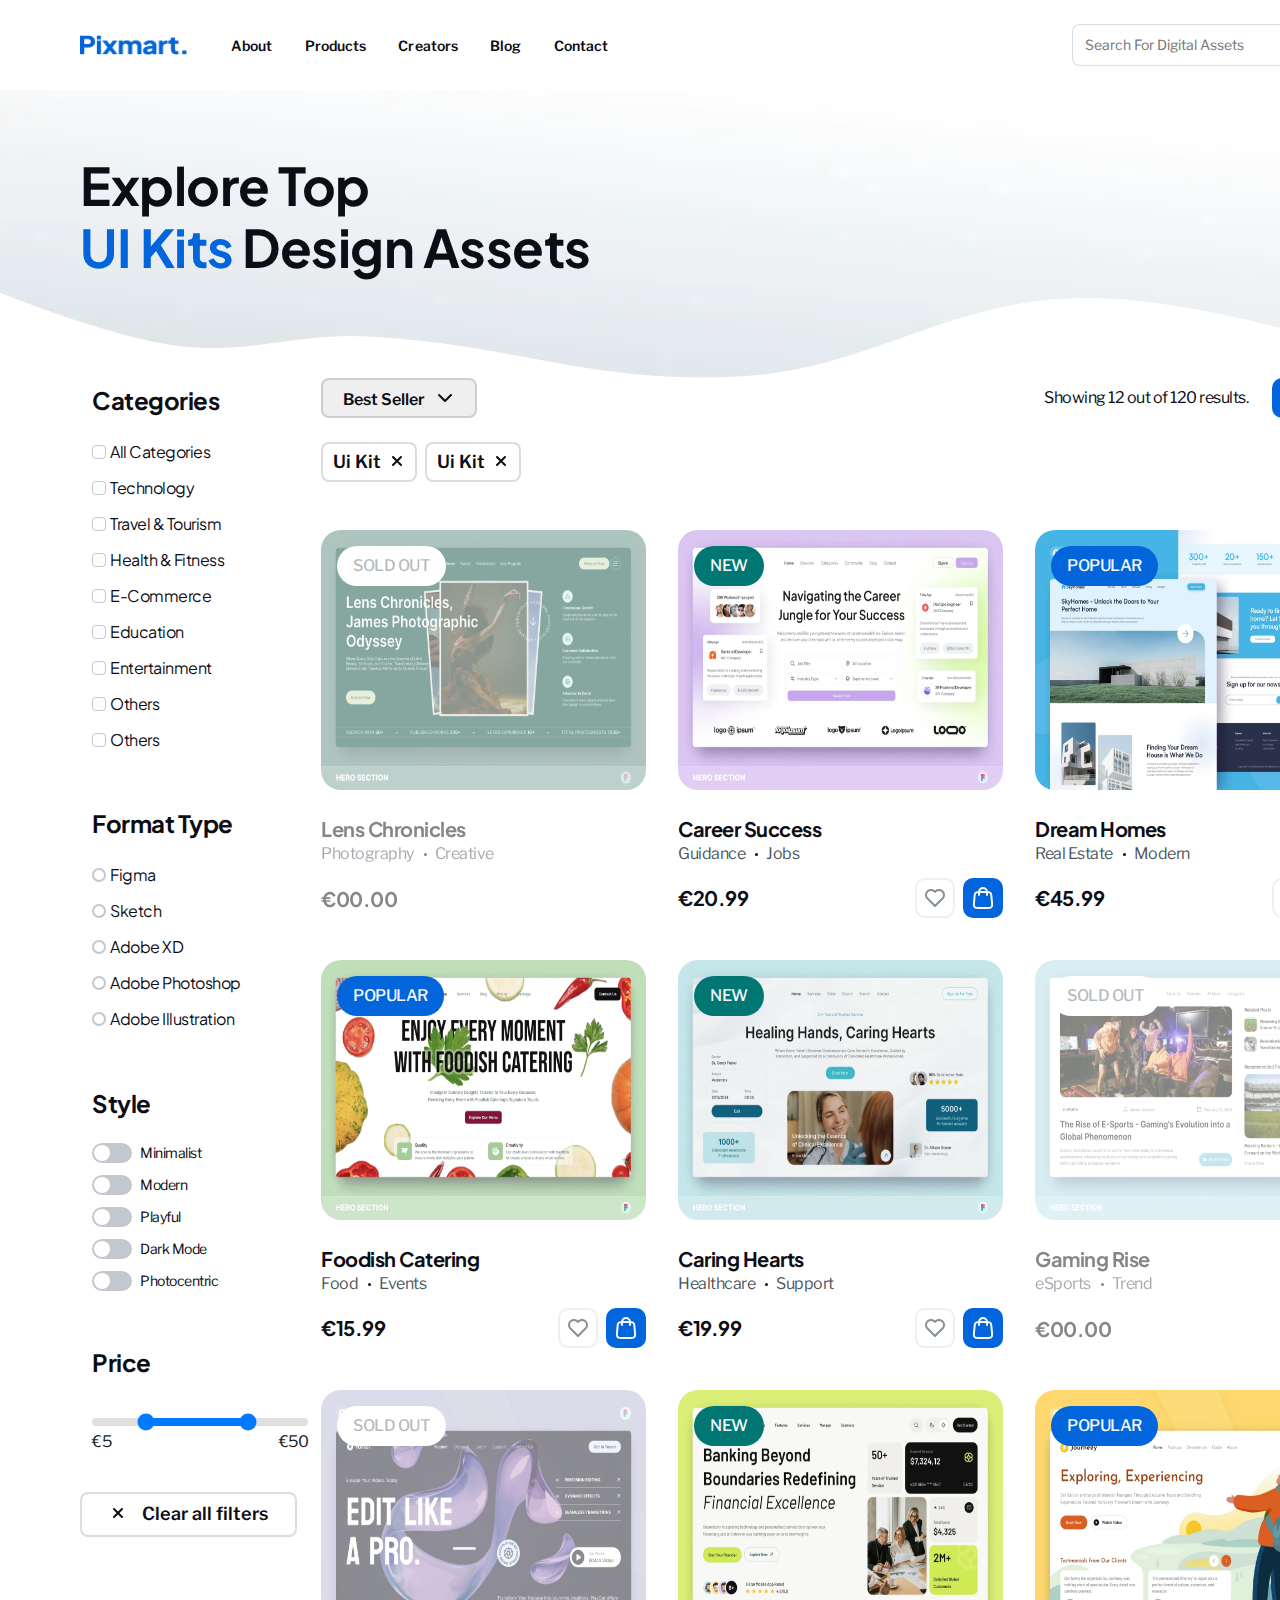
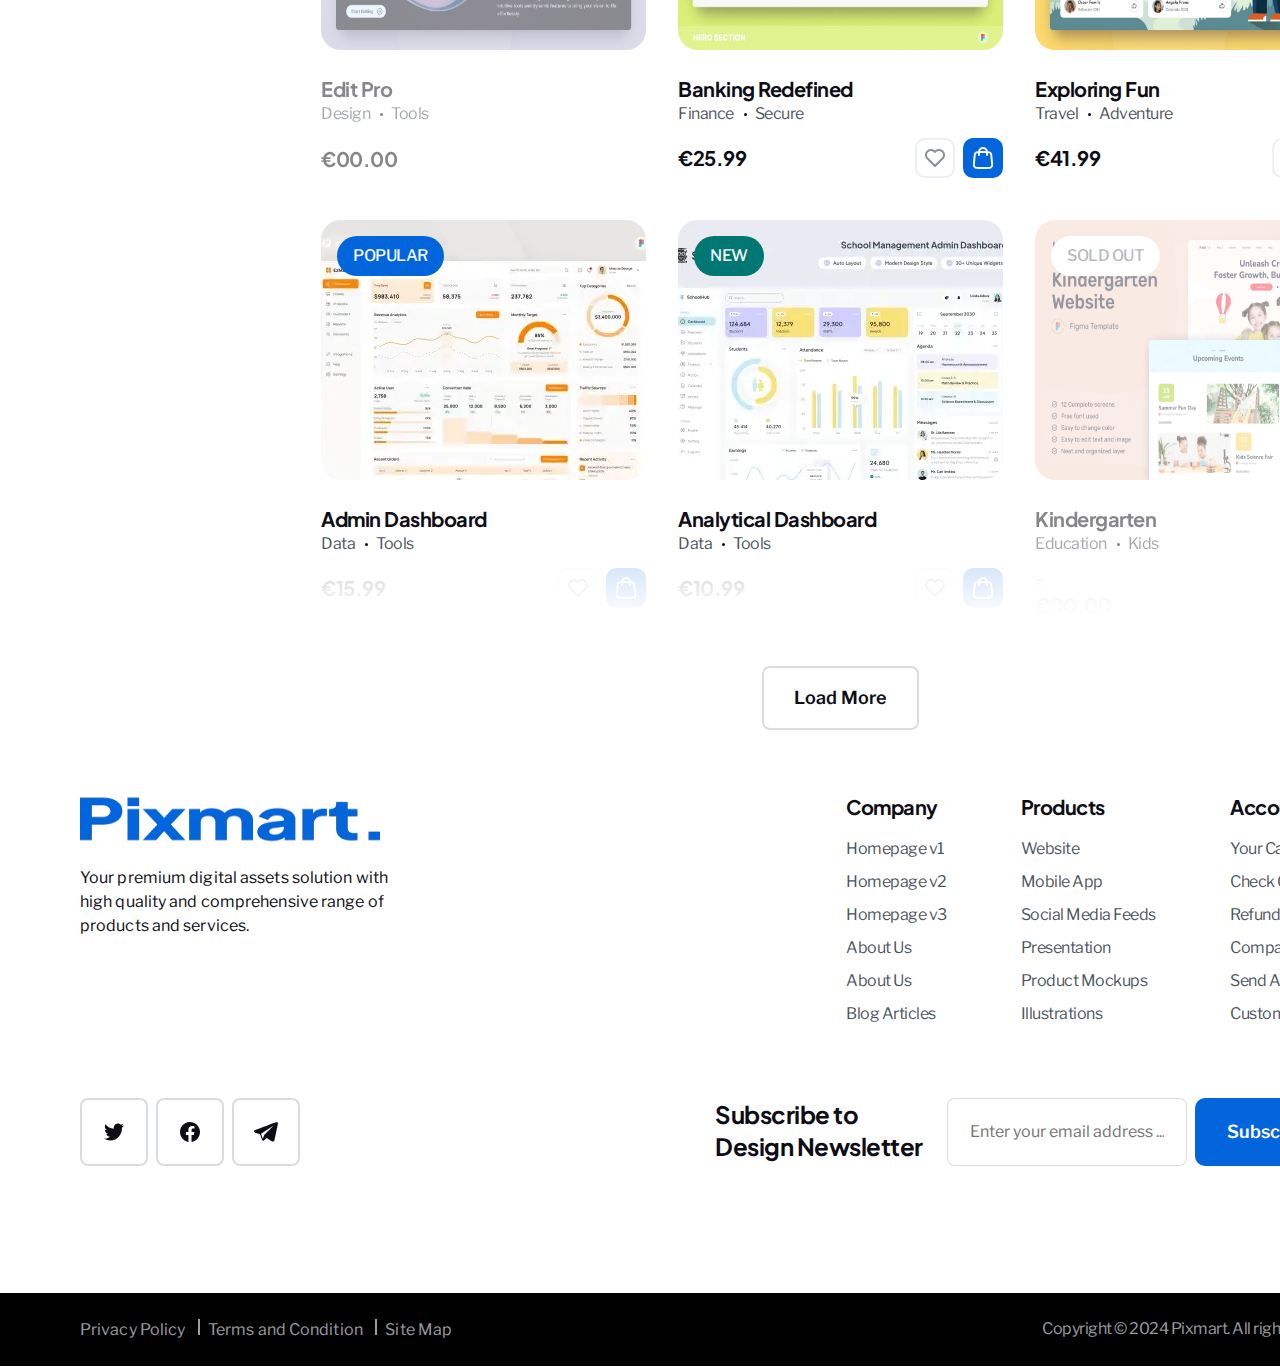
<file: catalog.html>
<!DOCTYPE html>
<html lang="en">
  <head>
    <meta charset="UTF-8" />
    <meta name="viewport" content="width=device-width, initial-scale=1.0" />
    <meta name="description" content="page about products we can provide" />
    <link rel="preconnect" href="https://fonts.googleapis.com" />
    <link rel="stylesheet" href="./css/normalize.min.css" />
    <link rel="stylesheet" href="./css/style.min.css" />
    <link rel="preconnect" href="https://fonts.googleapis.com" />
    <link rel="preconnect" href="https://fonts.gstatic.com" crossorigin />
    <link
      href="https://fonts.googleapis.com/css2?family=Libre+Franklin:ital,wght@0,100..900;1,100..900&family=Plus+Jakarta+Sans:ital,wght@0,200..800;1,200..800&display=swap"
      rel="stylesheet" />
    <link rel="icon" href="./images/favicon/favicon.ico" type="image/x-icon" />
    <link rel="apple-touch-icon" sizes="180x180" href="/apple-touch-icon.png" />
    <link rel="icon" type="image/png" sizes="32x32" href="/favicon-32x32.png" />
    <link rel="icon" type="image/png" sizes="16x16" href="/favicon-16x16.png" />
    <link rel="manifest" href="/site.webmanifest" />
    <title>Products</title>
  </head>
  <body>
    <header class="header">
      <div class="container header-wrapper">
        <div class="header-flex">
          <a href="/index.html" class="header-logo">
            <img
              src="./images/webp/pixmart-logo.webp"
              alt="Pixmart."
              width="107"
              height="20" />
          </a>
          <nav class="nav">
            <ul class="nav-links">
              <li class="nav-item">
                <a class="nav-link" href="/index.html">About</a>
              </li>
              <li class="nav-item">
                <a class="nav-link" href="#">Products</a>
              </li>
              <li class="nav-item">
                <a class="nav-link" href="#">Creators</a>
              </li>
              <li class="nav-item">
                <a class="nav-link" href="/blog-page.html">Blog</a>
              </li>
              <li class="nav-item">
                <a class="nav-link" href="/contacts.html">Contact</a>
              </li>
            </ul>
          </nav>
        </div>
        <div class="search-flex">
          <form class="search" method="get" action="/index.html">
            <label class="label-search" for="search">
              <input
                class="search-bar pseudo"
                type="search"
                placeholder="Search For Digital Assets"
                id="search"
                name="search" />
            </label>
          </form>
          <div class="header-button">
            <button type="button" class="button button-svg">
              <svg
                width="24"
                height="24"
                viewBox="0 0 24 24"
                xmlns="http://www.w3.org/2000/svg">
                <use xlink:href="#shopping-bag" />
              </svg>
            </button>
          </div>
        </div>
      </div>
    </header>
    <main>
      <section class="catalog-title">
        <div class="container">
          <h1 class="visually-hidden">Pixmart</h1>
          <h2 class="pages-title">
            <span class="new-line">Explore Top </span>
            <span class="highlight-text"> UI Kits</span> Design Assets
          </h2>
        </div>
      </section>
      <div class="flex-catalog container">
        <aside class="filter">
          <form class="filters" action="/catalog.html " method="get">
            <fieldset class="fildset-input">
              <legend class="visually-hidden">Filter heading</legend>
              <h3 class="form-heading">Categories</h3>
              <div class="filter-div">
                <label class="label-input" for="categories">
                  <input
                    id="categories"
                    type="checkbox"
                    name="categories"
                    value="All Categories"
                    class="input" />
                  <span class="content"></span>
                  All Categories
                </label>
                <label class="label-input" for="technology">
                  <input
                    id="technology"
                    type="checkbox"
                    name="categories"
                    value="Technology"
                    class="input" />
                  <span class="content"></span>
                  Technology
                </label>
                <label class="label-input" for="travel">
                  <input
                    id="travel"
                    type="checkbox"
                    name="categories"
                    value="Travel & Tourism"
                    class="input" />
                  <span class="content"></span>
                  Travel & Tourism
                </label>
                <label class="label-input" for="health">
                  <input
                    id="health"
                    type="checkbox"
                    name="categories"
                    value="Health & Fitness"
                    class="input" />
                  <span class="content"></span>
                  Health & Fitness
                </label>
                <label class="label-input" for="commerce">
                  <input
                    id="commerce"
                    type="checkbox"
                    name="categories"
                    value="E-Commerce"
                    class="input" />
                  <span class="content"></span>
                  E-Commerce
                </label>
                <label class="label-input" for="education">
                  <input
                    id="education"
                    type="checkbox"
                    name="categories"
                    value="Education"
                    class="input" />
                  <span class="content"></span>
                  Education
                </label>
                <label class="label-input" for="entertainment">
                  <input
                    id="entertainment"
                    type="checkbox"
                    name="categories"
                    value="Entertainment"
                    class="input" />
                  <span class="content"></span>
                  Entertainment
                </label>
                <label class="label-input" for="others">
                  <input
                    id="others"
                    type="checkbox"
                    name="categories"
                    value="Others"
                    class="input" />
                  <span class="content"></span>
                  Others
                </label>
                <label class="label-input" for="next-other">
                  <input
                    id="next-other"
                    type="checkbox"
                    name="categories"
                    value="Others"
                    class="input" />
                  <span class="content"></span>
                  Others
                </label>
              </div>
            </fieldset>
            <fieldset class="fildset-input">
              <h3 class="form-heading">Format Type</h3>
              <div class="filter-div">
                <label class="label-input" for="figma">
                  <input
                    id="figma"
                    type="radio"
                    name="format"
                    value="Figma"
                    class="radio" />
                  <span class="content"></span>
                  Figma
                </label>
                <label class="label-input" for="sketch">
                  <input
                    id="sketch"
                    type="radio"
                    name="format"
                    value="Sketch"
                    class="radio" />
                  <span class="content"></span>
                  Sketch
                </label>
                <label class="label-input" for="adobe">
                  <input
                    id="adobe"
                    type="radio"
                    name="format"
                    value="Adobe XD"
                    class="radio" />
                  <span class="content"></span>
                  Adobe XD
                </label>
                <label class="label-input" for="photoshop">
                  <input
                    id="photoshop"
                    type="radio"
                    name="format"
                    value="Adobe Photoshop"
                    class="radio" />
                  <span class="content"></span>
                  Adobe Photoshop
                </label>
                <label class="label-input" for="illustration">
                  <input
                    id="illustration"
                    type="radio"
                    name="format"
                    value="Adobe Illustration"
                    class="radio" />
                  <span class="content"></span>
                  Adobe Illustration
                </label>
              </div>
            </fieldset>
            <fieldset class="fildset-input height">
              <h3 class="form-heading">Style</h3>
              <div class="filter-div">
                <div class="switcher-box">
                  <input
                    id="minimalist"
                    type="checkbox"
                    name="style"
                    value="Minimalist"
                    class="form-switch input-hidden" />
                  <label class="switcher" for="minimalist"></label>
                  <h4 class="switcher-text">Minimalist</h4>
                </div>
                <div class="switcher-box">
                  <input
                    id="modern"
                    type="checkbox"
                    name="style"
                    value="Modern"
                    class="form-switch input-hidden" />
                  <label class="switcher" for="modern"></label>
                  <h4 class="switcher-text">Modern</h4>
                </div>
                <div class="switcher-box">
                  <input
                    id="playful"
                    type="checkbox"
                    name="style"
                    value="Playful"
                    class="form-switch input-hidden" />
                  <label class="switcher" for="playful"></label>
                  <h4 class="switcher-text">Playful</h4>
                </div>
                <div class="switcher-box">
                  <input
                    id="dark"
                    type="checkbox"
                    name="style"
                    value="Dark Mode"
                    class="form-switch input-hidden" />
                  <label class="switcher" for="dark"></label>
                  <h4 class="switcher-text">Dark Mode</h4>
                </div>
                <div class="switcher-box">
                  <input
                    id="photocentric"
                    type="checkbox"
                    name="style"
                    value="Photocentric"
                    class="form-switch input-hidden" />
                  <label class="switcher" for="photocentric"></label>
                  <h4 class="switcher-text">Photocentric</h4>
                </div>
              </div>
            </fieldset>
            <fieldset class="fildset-input">
              <h3 class="form-heading">Price</h3>
              <div class="price-slider">
                <div class="slider-container">
                  <div class="slider-track"></div>
                  <div class="slider-blue-track"></div>
                  <div class="slider-thumb left-thumb"></div>
                  <div class="slider-thumb right-thumb"></div>
                  <div class="range-values">
                    <span class="slider-price">€5</span>
                    <span class="slider-price">€50</span>
                  </div>
                </div>
              </div>
            </fieldset>
            <button type="reset" class="button button-white-middle">
              <svg
                class="cross"
                width="24"
                height="24"
                viewBox="0 0 24 24"
                xmlns="http://www.w3.org/2000/svg">
                <use xlink:href="#cross-icon" />
              </svg>
              Clear all filters
            </button>
          </form>
        </aside>
        <section class="catalog-main">
          <h2 class="visually-hidden">heading</h2>
          <div class="catalog-div">
            <div class="catalog-frame">
              <div class="catalog-categories">
                <form class="select" action="/catalog.html" method="get">
                  <label class="visually-hidden" for="best-seller"> </label>
                  <div class="select-box">
                    <select id="best-seller" class="select-button">
                      <option class="option" value="best-seller">
                        Best Seller
                      </option>
                      <option class="option" value="popular">Popular</option>
                      <option class="option" value="new">New</option>
                    </select>
                  </div>
                </form>
                <div class="catalog-main-flex">
                  <p class="catalog-result">Showing 12 out of 120 results.</p>
                  <div class="catalog-main-buttons">
                    <button type="button" class="button button-svg">
                      <svg
                        width="24"
                        height="24"
                        viewBox="0 0 24 24"
                        xmlns="http://www.w3.org/2000/svg">
                        <use xlink:href="#squares-icon" />
                      </svg>
                    </button>
                    <button type="button" class="button button-white-svg">
                      <svg
                        width="24"
                        height="24"
                        viewBox="0 0 24 24"
                        xmlns="http://www.w3.org/2000/svg">
                        <use xlink:href="#list-icon" />
                      </svg>
                    </button>
                  </div>
                </div>
              </div>
              <div class="filter-buttons">
                <button class="button button-white-small" type="button">
                  Ui Kit
                  <svg
                    class="cross"
                    width="16"
                    height="16"
                    viewBox="0 0 16 16"
                    xmlns="http://www.w3.org/2000/svg">
                    <use xlink:href="#cross-icon" />
                  </svg>
                </button>
                <button class="button button-white-small" type="button">
                  Ui Kit
                  <svg
                    class="cross"
                    width="16"
                    height="16"
                    viewBox="0 0 16 16"
                    xmlns="http://www.w3.org/2000/svg">
                    <use xlink:href="#cross-icon" />
                  </svg>
                </button>
              </div>
            </div>
          </div>
          <div class="div-list">
            <div class="catalog-list">
              <article class="catalog-item disabled">
                <a class="catalog-link" href="#">
                  <img
                    class="catalog-img"
                    src="./images/webp/lens-chronicals.webp"
                    alt="green site about photoes"
                    width="325"
                    height="260" />
                  <span class="label-sold info-text">SOLD OUT</span>
                  <div class="catalog-link-box">
                    <h3 class="catalog-heading">Lens Chronicles</h3>
                    <div class="catalog-category-box">
                      <span class="catalog-category">Photography</span>
                      <span class="next-category">Creative</span>
                    </div>
                  </div>
                  <div class="catalog-price-div">
                    <p class="catalog-price">€00.00</p>
                  </div>
                </a>
              </article>
              <article class="catalog-item">
                <a class="catalog-link" href="#">
                  <img
                    class="catalog-img"
                    src="./images/webp/career-sucess.webp"
                    alt="purple-white site about makeing career"
                    width="325"
                    height="260" />
                  <span class="label-new">NEW</span>
                  <div class="catalog-link-box">
                    <h3 class="catalog-heading">Career Success</h3>
                    <div class="catalog-category-box">
                      <span class="catalog-category">Guidance</span>
                      <span class="next-category">Jobs</span>
                    </div>
                  </div>
                  <div class="catalog-item-flex">
                    <p class="catalog-price">€20.99</p>
                    <div class="catalog-item-buttons">
                      <div class="button button-white-svg">
                        <svg
                          width="24"
                          height="24"
                          viewBox="0 0 24 24"
                          xmlns="http://www.w3.org/2000/svg">
                          <use xlink:href="#heart-icon" />
                        </svg>
                      </div>
                      <div class="button button-svg">
                        <svg
                          width="24"
                          height="24"
                          viewBox="0 0 24 24"
                          xmlns="http://www.w3.org/2000/svg">
                          <use xlink:href="#shopping-bag" />
                        </svg>
                      </div>
                    </div>
                  </div>
                </a>
              </article>
              <article class="catalog-item">
                <a class="catalog-link" href="#">
                  <img
                    class="catalog-img"
                    src="./images/webp/real-estate.webp"
                    alt="blue-white site about buying home"
                    width="325"
                    height="260" />
                  <span class="label-popular">POPULAR</span>
                  <div class="catalog-link-box">
                    <h3 class="catalog-heading">Dream Homes</h3>
                    <div class="catalog-category-box">
                      <span class="catalog-category">Real Estate</span>
                      <span class="next-category">Modern</span>
                    </div>
                  </div>
                  <div class="catalog-item-flex">
                    <p class="catalog-price">€45.99</p>
                    <div class="catalog-item-buttons">
                      <div class="button button-white-svg">
                        <svg
                          width="24"
                          height="24"
                          viewBox="0 0 24 24"
                          xmlns="http://www.w3.org/2000/svg">
                          <use xlink:href="#heart-icon" />
                        </svg>
                      </div>
                      <div class="button button-svg">
                        <svg
                          width="24"
                          height="24"
                          viewBox="0 0 24 24"
                          xmlns="http://www.w3.org/2000/svg">
                          <use xlink:href="#shopping-bag" />
                        </svg>
                      </div>
                    </div>
                  </div>
                </a>
              </article>
              <article class="catalog-item">
                <a class="catalog-link" href="#">
                  <img
                    class="catalog-img"
                    src="./images/webp/foodish-delight.webp"
                    alt="white-green site about food catering"
                    width="325"
                    height="260" />
                  <span class="label-popular">POPULAR</span>
                  <div class="catalog-link-box">
                    <h3 class="catalog-heading">Foodish Catering</h3>
                    <div class="catalog-category-box">
                      <span class="catalog-category">Food</span>
                      <span class="next-category">Events</span>
                    </div>
                  </div>
                  <div class="catalog-item-flex">
                    <p class="catalog-price">€15.99</p>
                    <div class="catalog-item-buttons">
                      <div class="button button-white-svg">
                        <svg
                          width="24"
                          height="24"
                          viewBox="0 0 24 24"
                          xmlns="http://www.w3.org/2000/svg">
                          <use xlink:href="#heart-icon" />
                        </svg>
                      </div>
                      <div class="button button-svg">
                        <svg
                          width="24"
                          height="24"
                          viewBox="0 0 24 24"
                          xmlns="http://www.w3.org/2000/svg">
                          <use xlink:href="#shopping-bag" />
                        </svg>
                      </div>
                    </div>
                  </div>
                </a>
              </article>
              <article class="catalog-item">
                <a class="catalog-link" href="#">
                  <img
                    class="catalog-img"
                    src="./images/webp/health-care.webp"
                    alt="lightblue site about health"
                    width="325"
                    height="260" />
                  <span class="label-new">NEW</span>
                  <div class="catalog-link-box">
                    <h3 class="catalog-heading">Caring Hearts</h3>
                    <div class="catalog-category-box">
                      <span class="catalog-category">Healthcare</span>
                      <span class="next-category">Support</span>
                    </div>
                  </div>
                  <div class="catalog-item-flex">
                    <p class="catalog-price">€19.99</p>
                    <div class="catalog-item-buttons">
                      <div class="button button-white-svg">
                        <svg
                          width="24"
                          height="24"
                          viewBox="0 0 24 24"
                          xmlns="http://www.w3.org/2000/svg">
                          <use xlink:href="#heart-icon" />
                        </svg>
                      </div>
                      <div class="button button-svg">
                        <svg
                          width="24"
                          height="24"
                          viewBox="0 0 24 24"
                          xmlns="http://www.w3.org/2000/svg">
                          <use xlink:href="#shopping-bag" />
                        </svg>
                      </div>
                    </div>
                  </div>
                </a>
              </article>
              <article class="catalog-item disabled">
                <a class="catalog-link" href="#">
                  <img
                    class="catalog-img"
                    src="./images/webp/gaming-rise.webp"
                    alt="site about the rise of gameing"
                    width="325"
                    height="260" />
                  <span class="label-sold info-text">SOLD OUT</span>
                  <div class="catalog-link-box">
                    <h3 class="catalog-heading">Gaming Rise</h3>
                    <div class="catalog-category-box">
                      <span class="catalog-category">eSports</span>
                      <span class="next-category">Trend</span>
                    </div>
                  </div>
                  <div class="catalog-price-div">
                    <p class="catalog-price">€00.00</p>
                  </div>
                </a>
              </article>
              <article class="catalog-item disabled">
                <a class="catalog-link" href="#">
                  <img
                    class="catalog-img"
                    src="./images/webp/edit-pro.webp"
                    alt="purple-pink site about design"
                    width="325"
                    height="260" />
                  <span class="label-sold info-text">SOLD OUT</span>
                  <div class="catalog-link-box">
                    <h3 class="catalog-heading">Edit Pro</h3>
                    <div class="catalog-category-box">
                      <span class="catalog-category">Design</span>
                      <span class="next-category">Tools</span>
                    </div>
                  </div>
                  <div class="catalog-price-div">
                    <p class="catalog-price">€00.00</p>
                  </div>
                </a>
              </article>
              <article class="catalog-item">
                <a class="catalog-link" href="#">
                  <img
                    class="catalog-img"
                    src="./images/webp/banking-redefined.webp"
                    alt="green-yellow site about finance"
                    width="325"
                    height="260" />
                  <span class="label-new">NEW</span>
                  <div class="catalog-link-box">
                    <h3 class="catalog-heading">Banking Redefined</h3>
                    <div class="catalog-category-box">
                      <span class="catalog-category">Finance</span>
                      <span class="next-category">Secure</span>
                    </div>
                  </div>
                  <div class="catalog-item-flex">
                    <p class="catalog-price">€25.99</p>
                    <div class="catalog-item-buttons">
                      <div class="button button-white-svg">
                        <svg
                          width="24"
                          height="24"
                          viewBox="0 0 24 24"
                          xmlns="http://www.w3.org/2000/svg">
                          <use xlink:href="#heart-icon" />
                        </svg>
                      </div>
                      <div class="button button-svg">
                        <svg
                          width="24"
                          height="24"
                          viewBox="0 0 24 24"
                          xmlns="http://www.w3.org/2000/svg">
                          <use xlink:href="#shopping-bag" />
                        </svg>
                      </div>
                    </div>
                  </div>
                </a>
              </article>
              <article class="catalog-item">
                <a class="catalog-link" href="#">
                  <img
                    class="catalog-img"
                    src="./images/webp/travel.webp"
                    alt="orange-white site about jorney"
                    width="325"
                    height="260" />
                  <span class="label-popular">POPULAR</span>
                  <div class="catalog-link-box">
                    <h3 class="catalog-heading">Exploring Fun</h3>
                    <div class="catalog-category-box">
                      <span class="catalog-category">Travel</span>
                      <span class="next-category">Adventure</span>
                    </div>
                  </div>
                  <div class="catalog-item-flex">
                    <p class="catalog-price">€41.99</p>
                    <div class="catalog-item-buttons">
                      <div class="button button-white-svg">
                        <svg
                          width="24"
                          height="24"
                          viewBox="0 0 24 24"
                          xmlns="http://www.w3.org/2000/svg">
                          <use xlink:href="#heart-icon" />
                        </svg>
                      </div>
                      <div class="button button-svg">
                        <svg
                          width="24"
                          height="24"
                          viewBox="0 0 24 24"
                          xmlns="http://www.w3.org/2000/svg">
                          <use xlink:href="#shopping-bag" />
                        </svg>
                      </div>
                    </div>
                  </div>
                </a>
              </article>
              <article class="catalog-item">
                <a class="catalog-link" href="#">
                  <img
                    src="./images/webp/admin-dashboard.webp"
                    alt="white-orange site with admin dashboard"
                    width="325"
                    height="260" />
                  <span class="label-popular">POPULAR</span>
                  <div class="catalog-link-box">
                    <h3 class="catalog-heading">Admin Dashboard</h3>
                    <div class="catalog-category-box">
                      <span class="catalog-category">Data</span>
                      <span class="next-category">Tools</span>
                    </div>
                  </div>
                  <div class="catalog-item-flex gradient">
                    <p class="catalog-price">€15.99</p>
                    <div class="catalog-item-buttons">
                      <div class="button button-white-svg">
                        <svg
                          width="24"
                          height="24"
                          viewBox="0 0 24 24"
                          xmlns="http://www.w3.org/2000/svg">
                          <use xlink:href="#heart-icon" />
                        </svg>
                      </div>
                      <div class="button button-svg">
                        <svg
                          width="24"
                          height="24"
                          viewBox="0 0 24 24"
                          xmlns="http://www.w3.org/2000/svg">
                          <use xlink:href="#shopping-bag" />
                        </svg>
                      </div>
                    </div>
                  </div>
                </a>
              </article>
              <article class="catalog-item">
                <a class="catalog-link" href="#">
                  <img
                    src="./images/webp/analytical-dashboard.webp"
                    alt="colorful site with analytical dashboard"
                    width="325"
                    height="260" />
                  <span class="label-new">NEW</span>
                  <div class="catalog-link-box">
                    <h3 class="catalog-heading">Analytical Dashboard</h3>
                    <div class="catalog-category-box">
                      <span class="catalog-category">Data</span>
                      <span class="next-category">Tools</span>
                    </div>
                  </div>
                  <div class="catalog-item-flex gradient">
                    <p class="catalog-price">€10.99</p>
                    <div class="catalog-item-buttons">
                      <div class="button button-white-svg">
                        <svg
                          width="24"
                          height="24"
                          viewBox="0 0 24 24"
                          xmlns="http://www.w3.org/2000/svg">
                          <use xlink:href="#heart-icon" />
                        </svg>
                      </div>
                      <div class="button button-svg">
                        <svg
                          width="24"
                          height="24"
                          viewBox="0 0 24 24"
                          xmlns="http://www.w3.org/2000/svg">
                          <use xlink:href="#shopping-bag" />
                        </svg>
                      </div>
                    </div>
                  </div>
                </a>
              </article>
              <article class="catalog-item disabled">
                <a class="catalog-link" href="#">
                  <img
                    class="catalog-img"
                    src="./images/webp/kindergarten.webp"
                    alt="orange-white site about kids education"
                    width="325"
                    height="260" />
                  <span class="label-sold info-text">SOLD OUT</span>
                  <div class="catalog-link-box">
                    <h3 class="catalog-heading">Kindergarten</h3>
                    <div class="catalog-category-box">
                      <span class="catalog-category">Education</span>
                      <span class="next-category">Kids</span>
                    </div>
                  </div>
                  =
                  <div class="catalog-item-flex gradient"></div>
                  <p class="catalog-price">€00.00</p>
                </a>
              </article>
            </div>
            <div class="block-button">
              <button class="button button-white-big" type="button">
                Load More
              </button>
            </div>
          </div>
        </section>
      </div>
    </main>
    <footer class="footer">
      <div class="footer-wrapper">
        <div class="container footer-info">
          <div class="footer-grid">
            <div class="footer-block">
              <a class="footer-logo" href="/index.html">
                <img
                  src="./images/webp/footer-logo.webp"
                  alt="Pixmart."
                  width="300"
                  height="50" />
              </a>
              <p class="footer-logo-text">
                Your premium digital assets solution with high quality and
                comprehensive range of products and services.
              </p>
            </div>
            <div class="footer-links-flex">
              <div class="footer-links">
                <h3 class="footer-heading">Company</h3>
                <ul class="footer-list">
                  <li class="footer-item">
                    <a class="footer-text element" href="#">Homepage v1</a>
                  </li>
                  <li class="footer-item">
                    <a class="footer-text element" href="#">Homepage v2</a>
                  </li>
                  <li class="footer-item">
                    <a class="footer-text element" href="#">Homepage v3</a>
                  </li>
                  <li class="footer-item">
                    <a class="footer-text element" href="#">About Us</a>
                  </li>
                  <li class="footer-item">
                    <a class="footer-text element" href="#">About Us</a>
                  </li>
                  <li class="footer-item">
                    <a class="footer-text element" href="#">Blog Articles</a>
                  </li>
                </ul>
              </div>
              <div class="footer-links">
                <h3 class="footer-heading">Products</h3>
                <ul class="footer-list">
                  <li class="footer-item">
                    <a class="footer-text element" href="#">Website</a>
                  </li>
                  <li class="footer-item">
                    <a class="footer-text element" href="#">Mobile App</a>
                  </li>
                  <li class="footer-item">
                    <a class="footer-text element" href="#"
                      >Social Media Feeds</a
                    >
                  </li>
                  <li class="footer-item">
                    <a class="footer-text element" href="#">Presentation</a>
                  </li>
                  <li class="footer-item">
                    <a class="footer-text element" href="#">Product Mockups</a>
                  </li>
                  <li class="footer-item">
                    <a class="footer-text element" href="#">Illustrations</a>
                  </li>
                </ul>
              </div>
              <div class="footer-links">
                <h3 class="footer-heading">Account</h3>
                <ul class="footer-list">
                  <li class="footer-item">
                    <a class="footer-text element" href="#">Your Cart</a>
                  </li>
                  <li class="footer-item">
                    <a class="footer-text element" href="#">Check Out</a>
                  </li>
                  <li class="footer-item">
                    <a class="footer-text element" href="#">Refund Policy</a>
                  </li>
                  <li class="footer-item">
                    <a class="footer-text element" href="#">Company Policy</a>
                  </li>
                  <li class="footer-item">
                    <a class="footer-text element" href="#">Send A Message</a>
                  </li>
                  <li class="footer-item">
                    <a class="footer-text element" href="#">Customer Support</a>
                  </li>
                </ul>
              </div>
            </div>
          </div>
          <div class="media-block">
            <ul class="media-list">
              <li class="media-item">
                <a target="_blank" href="#" class="button-white-huge">
                    <svg
                      width="24"
                      height="24"
                      viewBox="0 0 24 24"
                      xmlns="http://www.w3.org/2000/svg">
                      <use xlink:href="#twitter-icon" />
                    </svg>
                </a>
              </li>
              <li class="media-item">
                <a target="“_blank”" href="#" class="button-white-huge">
                    <svg
                      width="24"
                      height="24"
                      viewBox="0 0 24 24"
                      xmlns="http://www.w3.org/2000/svg">
                      <use xlink:href="#facebook-icon" />
                    </svg>
                </a>
              </li>
              <li class="media-item">
                <a target="“_blank”" href="#" class="button-white-huge">
                    <svg
                      width="24"
                      height="24"
                      viewBox="0 0 24 24"
                      xmlns="http://www.w3.org/2000/svg">
                      <use xlink:href="#telegram-icon" />
                    </svg>
                </a>
              </li>
            </ul>
            <form class="search-form" method="get" action="/index.html">
              <div class="form-flex">
                <label class="form-label" for="email">
                  Subscribe to <span class="label-next">Design Newsletter</span>
                </label>
                <input
                  name="email"
                  type="email"
                  id="email"
                  class="email-form pseudo"
                  placeholder="Enter your email address ..."
                  pattern="[a-z0-9._%+-]+@[a-z0-9.-]+\.[a-z]{2,}$" />
                <button type="submit" class="button button-big">
                  Subscribe
                </button>
              </div>
            </form>
          </div>
        </div>
        <div class="copyright">
          <div class="container copyright-wrapper">
            <ul class="copyright-list">
              <li>
                <a class="copyright-link" href="#">Privacy Policy</a>
              </li>
              <li>
                <a class="copyright-link" href="#">Terms and Condition</a>
              </li>
              <li>
                <a class="copyright-link" href="#">Site Map</a>
              </li>
            </ul>
            <p class="copyright-text">
              Copyright © 2024 Pixmart. All rights reserved.
            </p>
          </div>
        </div>
      </div>
    </footer>
    <svg
      class="visually-hidden"
      xmlns="http://www.w3.org/2000/svg"
      xmlns:xlink="http://www.w3.org/1999/xlink"
      width="0"
      height="0">
      <symbol
        id="computer"
        width="48"
        height="48"
        viewBox="0 0 48 48"
        fill="none">
        <mask
          style="mask-type: luminance"
          maskUnits="userSpaceOnUse"
          x="0"
          y="0"
          width="48"
          height="48">
          <path d="M0 3.8147e-06H48V48H0V3.8147e-06Z" fill="white" />
        </mask>
        <g mask="url(#mask0_6674_2120)">
          <path
            d="M13.5263 45.7721H32.0357C32.2908 45.7721 32.5035 45.5622 32.5035 45.3044V44.2068C32.5035 43.3431 31.7966 42.6388 30.9355 42.6388H14.6238C13.7628 42.6388 13.0586 43.3431 13.0586 44.2068V45.3044C13.0586 45.5622 13.2685 45.7721 13.5263 45.7721Z"
            stroke="#0265DC"
            stroke-width="1.12"
            stroke-miterlimit="10"
            stroke-linecap="round"
            stroke-linejoin="round" />
          <path
            d="M16.5547 42.6388L17.8064 38.4532M27.7587 38.4532L29.0077 42.6388"
            stroke="#0265DC"
            stroke-width="1.12"
            stroke-miterlimit="10"
            stroke-linecap="round"
            stroke-linejoin="round" />
          <path
            d="M5.8125 34.8973H36.1053"
            stroke="#0265DC"
            stroke-width="1.12"
            stroke-miterlimit="10"
            stroke-linecap="round"
            stroke-linejoin="round" />
          <path
            d="M0.703125 26.1248C0.703125 26.8052 1.2585 27.3632 1.93884 27.3632H29.8132C30.4936 27.3632 31.049 26.8052 31.049 26.1248V3.46375C31.049 2.78341 30.4936 2.22804 29.8132 2.22804H1.93884C1.2585 2.22804 0.703125 2.78341 0.703125 3.46375V26.1248Z"
            stroke="#0265DC"
            stroke-width="1.12"
            stroke-miterlimit="10"
            stroke-linecap="round"
            stroke-linejoin="round" />
          <path
            d="M21.1622 38.4531H7.09341C6.38916 38.4531 5.8125 37.8765 5.8125 37.1722V27.3631M36.1053 38.4531H24.3964M31.0507 14.9098H38.4757C39.1799 14.9098 39.7567 15.4864 39.7567 16.1907V28.9922"
            stroke="#0265DC"
            stroke-width="1.12"
            stroke-miterlimit="10"
            stroke-linecap="round"
            stroke-linejoin="round" />
          <path
            d="M17.5012 8.78674H31.0491M0.703125 8.78674H14.2537"
            stroke="#0265DC"
            stroke-width="1.12"
            stroke-miterlimit="10"
            stroke-linecap="round"
            stroke-linejoin="round" />
          <path
            d="M27.332 5.50479V5.51013"
            stroke="#0265DC"
            stroke-width="1.12"
            stroke-miterlimit="10"
            stroke-linecap="round"
            stroke-linejoin="round" />
          <path
            d="M23.8555 5.50479V5.51013"
            stroke="#0265DC"
            stroke-width="1.12"
            stroke-miterlimit="10"
            stroke-linecap="round"
            stroke-linejoin="round" />
          <path
            d="M20.3789 5.50479V5.51013"
            stroke="#0265DC"
            stroke-width="1.12"
            stroke-miterlimit="10"
            stroke-linecap="round"
            stroke-linejoin="round" />
          <path
            d="M4.42188 5.50479L11.6184 5.51013"
            stroke="#0265DC"
            stroke-width="1.12"
            stroke-miterlimit="10"
            stroke-linecap="round"
            stroke-linejoin="round" />
          <path
            d="M26.9542 12.4091H16.5421C16.2817 12.4091 16.0664 12.6218 16.0664 12.8848V16.0235C16.0664 16.2865 16.2817 16.5017 16.5421 16.5017H26.9542C27.2146 16.5017 27.4298 16.2865 27.4298 16.0235V12.8848C27.4298 12.6218 27.2146 12.4091 26.9542 12.4091Z"
            stroke="#0265DC"
            stroke-width="1.12"
            stroke-miterlimit="10"
            stroke-linecap="round"
            stroke-linejoin="round" />
          <path
            d="M27.4297 20.411H16.0664"
            stroke="#0265DC"
            stroke-width="1.12"
            stroke-miterlimit="10"
            stroke-linecap="round"
            stroke-linejoin="round" />
          <path
            d="M21.6126 23.741H27.4297M16.0664 23.741H17.8017"
            stroke="#0265DC"
            stroke-width="1.12"
            stroke-miterlimit="10"
            stroke-linecap="round"
            stroke-linejoin="round" />
          <path
            d="M41.6997 42.9604H41.6758"
            stroke="#0265DC"
            stroke-width="1.12"
            stroke-miterlimit="10"
            stroke-linecap="round"
            stroke-linejoin="round" />
          <path
            d="M37.3997 45.7721H46.002C46.7141 45.7721 47.2988 45.1901 47.2988 44.4753V30.2865C47.2988 29.5743 46.7141 28.9923 46.002 28.9923H37.3997C36.6875 28.9923 36.1055 29.5743 36.1055 30.2865V44.4753C36.1055 45.1901 36.6875 45.7721 37.3997 45.7721Z"
            stroke="#0265DC"
            stroke-width="1.12"
            stroke-miterlimit="10"
            stroke-linecap="round"
            stroke-linejoin="round" />
          <path
            d="M4.80262 12.4091H11.9699C12.233 12.4091 12.4482 12.6217 12.4482 12.8848V23.2627C12.4482 23.5257 12.233 23.741 11.9699 23.741H4.80262C4.53956 23.741 4.32422 23.5257 4.32422 23.2627V12.8848C4.32422 12.6217 4.53956 12.4091 4.80262 12.4091Z"
            stroke="#0265DC"
            stroke-width="1.12"
            stroke-miterlimit="10"
            stroke-linecap="round"
            stroke-linejoin="round" />
        </g>
      </symbol>

      <symbol
        id="presentation"
        width="150"
        height="150"
        viewBox="0 0 150 150"
        fill="none">
        <path
          d="M72.3712 62.0563H50.2266V39.8555"
          stroke="#0F73F6"
          stroke-width="3.5"
          stroke-miterlimit="10"
          stroke-linecap="round"
          stroke-linejoin="round" />
        <path
          d="M146.777 6.33521H3.22266V22.0849H146.777V6.33521Z"
          stroke="#0F73F6"
          stroke-width="3.5"
          stroke-miterlimit="10"
          stroke-linecap="round"
          stroke-linejoin="round" />
        <path
          d="M10.7734 99.8557V24.2595"
          stroke="#0F73F6"
          stroke-width="3.5"
          stroke-miterlimit="10"
          stroke-linecap="round"
          stroke-linejoin="round" />
        <path
          d="M139.227 24.2595V99.8557"
          stroke="#0F73F6"
          stroke-width="3.5"
          stroke-miterlimit="10"
          stroke-linecap="round"
          stroke-linejoin="round" />
        <path
          d="M75 120.111V125.603"
          stroke="#0F73F6"
          stroke-width="3.5"
          stroke-miterlimit="10"
          stroke-linecap="round"
          stroke-linejoin="round" />
        <path
          d="M74.9997 143.665C79.5494 143.665 83.2377 139.968 83.2377 135.407C83.2377 130.847 79.5494 127.15 74.9997 127.15C70.45 127.15 66.7617 130.847 66.7617 135.407C66.7617 139.968 70.45 143.665 74.9997 143.665Z"
          stroke="#0F73F6"
          stroke-width="3.5"
          stroke-miterlimit="10"
          stroke-linecap="round"
          stroke-linejoin="round" />
        <path
          d="M50.2284 86.8876C63.9093 86.8876 74.9998 75.7707 74.9998 62.0573C74.9998 48.3439 63.9093 37.2271 50.2284 37.2271C36.5476 37.2271 25.457 48.3439 25.457 62.0573C25.457 75.7707 36.5476 86.8876 50.2284 86.8876Z"
          stroke="#0F73F6"
          stroke-width="3.5"
          stroke-miterlimit="10"
          stroke-linecap="round"
          stroke-linejoin="round" />
        <path
          d="M121.525 37.2271H89.5859V56.8035H121.525V37.2271Z"
          stroke="#0F73F6"
          stroke-width="3.5"
          stroke-miterlimit="10"
          stroke-linecap="round"
          stroke-linejoin="round" />
        <path
          d="M89.5859 70.4119H121.525"
          stroke="#0F73F6"
          stroke-width="3.5"
          stroke-miterlimit="10"
          stroke-linecap="round"
          stroke-linejoin="round" />
        <path
          d="M89.5859 83.3726H121.525"
          stroke="#0F73F6"
          stroke-width="3.5"
          stroke-miterlimit="10"
          stroke-linecap="round"
          stroke-linejoin="round" />
        <path
          d="M146.777 102.03H3.22266V117.78H146.777V102.03Z"
          stroke="#0F73F6"
          stroke-width="3.5"
          stroke-miterlimit="10"
          stroke-linecap="round"
          stroke-linejoin="round" />
      </symbol>

      <symbol
        id="social-media"
        width="108"
        height="128"
        viewBox="0 0 108 128"
        fill="none">
        <path
          fill-rule="evenodd"
          clip-rule="evenodd"
          d="M78.9734 87.6999H52.6484C51.6734 87.6999 50.9234 86.9499 50.9234 85.9749C50.9234 85.0749 51.6734 84.2499 52.6484 84.2499H78.9734V71.4999H74.9234H74.8484H74.7734H74.6984H74.5484L74.3984 71.4249H74.2484H74.0984H74.0234L73.8734 71.3499H73.7234L73.5734 71.2749H73.4984H73.3484L73.1984 71.1999L73.1234 71.1249H72.9734C72.8984 71.0499 72.8234 71.0499 72.7484 70.9749C72.5984 70.9749 72.4484 70.8999 72.3734 70.8249C70.6484 69.9249 69.5234 68.1249 69.5234 66.0249V38.9499C69.5234 37.2249 70.2734 35.7249 71.4734 34.7499L71.6234 34.6749L71.6984 34.5999L71.7734 34.5249H71.8484L71.9234 34.4499L71.9984 34.3749H72.0734V34.2999H72.1484L72.2234 34.2249H72.2984L72.3734 34.1499H72.4484L72.5234 34.0749C73.2734 33.6999 74.0984 33.4749 74.9234 33.4749H78.9734V30.9249C78.9734 28.8999 77.3984 27.3249 75.3734 27.3249H32.6234C30.5984 27.3249 29.0234 28.8999 29.0234 30.9249V40.2999H55.3484C56.3234 40.2999 57.0734 41.0499 57.0734 42.0249C57.0734 42.9249 56.3234 43.7499 55.3484 43.7499H29.0234V56.4999H33.0734H33.1484H33.2234H33.2984H33.3734H33.4484L33.5984 56.5749H33.7484H33.8234H33.8984H33.9734H34.0484L34.1234 56.6499H34.1984H34.2734L34.4234 56.7249H34.4984H34.6484V56.7999H34.7984L34.8734 56.8749H34.9484H35.0234L35.1734 56.9499L35.2484 57.0249H35.3984V57.0999H35.4734H35.5484L35.6234 57.1749L35.7734 57.2499L35.8484 57.3249L35.9984 57.3999H36.0734L36.1484 57.4749L36.2234 57.5499L36.2984 57.6249L36.3734 57.6999L36.4484 57.7749L36.5984 57.8499H36.6734V57.9249H36.7484V57.9999H36.8234V58.0749C36.8984 58.1499 36.9734 58.2249 37.1234 58.2999V58.3749L37.2734 58.5249L37.3484 58.5999L37.4234 58.6749V58.7499L37.4984 58.8999L37.5734 58.9749L37.6484 59.0499C37.6484 59.1249 37.7234 59.1999 37.7234 59.2749L37.7984 59.3499L37.8734 59.4249V59.4999L37.9484 59.5749V59.6499L38.0234 59.7249V59.8749L38.0984 59.9499C38.0984 60.0249 38.1734 60.0999 38.1734 60.0999V60.1749V60.2499H38.2484V60.3249V60.3999V60.4749V60.5499C38.3234 60.5499 38.3234 60.6249 38.3234 60.6999L38.3984 60.8499V60.9999V61.1499V61.2249L38.4734 61.3749V61.5249V61.6749V61.8249V61.9749V85.8249V89.0499C38.4734 89.3499 38.4734 89.6499 38.3984 89.8749C38.3984 90.0249 38.3984 90.1749 38.3234 90.2499C38.3234 90.3999 38.2484 90.5499 38.2484 90.6999L38.1734 90.7749V90.8499V90.9249L38.0984 91.0749C38.0984 91.1499 38.0234 91.2249 38.0234 91.2999L37.9484 91.3749V91.4499L37.8734 91.5249L37.7984 91.5999V91.6749L37.7234 91.7499V91.8249V91.8999H37.6484V91.9749L37.5734 92.0499V92.1249H37.4984V92.1999H37.4234V92.2749C37.3484 92.3499 37.3484 92.3499 37.3484 92.4249L37.1984 92.4999L37.1234 92.5749V92.6499C36.1484 93.7749 34.6484 94.5249 33.0734 94.5249H29.0234V97.0749C29.0234 99.0999 30.5984 100.675 32.6234 100.675H75.3734C77.3984 100.675 78.9734 99.0999 78.9734 97.0749V87.6999ZM37.6484 59.0499C37.6484 59.1249 37.7234 59.1999 37.7234 59.2749L37.6484 59.0499ZM82.4984 127.975H25.4984C21.0734 127.975 17.4734 124.375 17.4734 120.025V110.5V94.5249H5.92344H5.77344L5.62344 94.4499H5.54844H5.39844H5.24844H5.09844L4.94844 94.3749H4.87344H4.79844H4.72344L4.57344 94.2999C2.24844 93.6999 0.523438 91.5999 0.523438 89.0499V61.9749C0.523438 58.9749 2.92344 56.4999 5.92344 56.4999H17.4734V17.4999V7.9749C17.4734 3.6249 21.0734 0.0249023 25.4984 0.0249023H82.4984C86.9234 0.0249023 90.5234 3.6249 90.5234 7.9749V17.4249V17.4999V17.5749V33.4749H102.073C105.073 33.4749 107.473 35.9499 107.473 38.9499V66.0249C107.473 69.0249 105.073 71.4999 102.073 71.4999H90.5234V110.5V120.025C90.5234 124.375 86.9234 127.975 82.4984 127.975ZM19.1984 91.0749H23.7734L20.8484 88.1499L20.7734 88.0749L11.2484 78.5499L3.89844 85.9749V89.0499V89.1249V89.1999V89.2749V89.3499L3.97344 89.4249V89.4999V89.5749V89.6499L4.04844 89.7249V89.7999V89.8749H4.12344V89.9499V90.0249L4.19844 90.0999V90.1749H4.27344V90.2499L4.34844 90.3249L4.42344 90.3999L4.49844 90.4749L4.57344 90.5499V90.6249H4.64844L4.72344 90.6999L4.79844 90.7749H4.87344L4.94844 90.8499H5.02344L5.09844 90.9249H5.17344H5.24844V90.9999H5.32344H5.39844H5.47344L5.54844 91.0749H5.62344H5.69844H5.77344H5.84844H5.92344H19.1984ZM72.9734 66.3249V66.3999V66.4749V66.5499V66.6249C73.0484 66.6249 73.0484 66.6999 73.0484 66.7749V66.8499H73.1234V66.9249V66.9999H73.1984V67.0749L73.2734 67.1499V67.2249H73.3484V67.2999L73.4234 67.3749C73.4984 67.4499 73.4984 67.5249 73.5734 67.5249V67.5999C73.9484 67.8999 74.4734 68.0499 74.9234 68.0499H80.6984H80.7734H88.7984H88.8734H102.073C103.198 68.0499 104.098 67.1499 104.098 66.0249V38.9499C104.098 37.8249 103.198 36.9249 102.073 36.9249H74.9234C74.0234 36.9249 73.1984 37.5999 72.9734 38.4249V38.4999V38.5749V38.6499V38.7249V38.7999H72.8984V38.8749V38.9499V66.0249V66.0999V66.1749H72.9734V66.2499V66.3249ZM20.9234 94.5249V108.775H87.0734V71.4999H82.4234V85.8999V85.9749V86.0499V97.0749C82.4234 100.975 79.2734 104.125 75.3734 104.125H32.6234C28.7234 104.125 25.5734 100.975 25.5734 97.0749V94.5249H20.9234ZM20.9234 112.225V120.025C20.9234 122.5 22.9484 124.6 25.4984 124.6H82.4984C85.0484 124.6 87.0734 122.5 87.0734 120.025V112.225H20.9234ZM82.4234 33.4749H87.0734V19.2249H20.9234V56.4999H25.5734V30.9249C25.5734 27.0249 28.7234 23.8749 32.6234 23.8749H75.3734C79.2734 23.8749 82.4234 27.0249 82.4234 30.9249V33.4749ZM87.0734 15.7749V7.9749C87.0734 5.4999 85.0484 3.3999 82.4984 3.3999H68.0984V4.8999C68.0984 7.6749 65.8484 9.8499 63.1484 9.8499H44.8484C42.1484 9.8499 39.8984 7.6749 39.8984 4.8999V3.3999H25.4984C22.9484 3.3999 20.9234 5.4999 20.9234 7.9749V15.7749H87.0734ZM43.3484 3.3999V4.8999C43.3484 5.7999 44.0234 6.4749 44.8484 6.4749H63.1484C63.9734 6.4749 64.6484 5.7999 64.6484 4.8999V3.3999H43.3484ZM60.3734 120.1H47.0234C46.1234 120.1 45.3734 119.35 45.3734 118.375C45.3734 117.475 46.1234 116.725 47.0234 116.725H60.3734C61.3484 116.725 62.0984 117.475 62.0984 118.375C62.0984 119.35 61.3484 120.1 60.3734 120.1ZM28.4984 91.0749H33.0734C34.1234 91.0749 35.0984 90.1749 35.0984 89.0499V86.5749L29.9234 81.3999L24.4484 86.9499L27.5984 90.0999L28.1984 90.6999H28.2734V90.7749C28.3484 90.8499 28.4234 90.9249 28.4984 91.0749ZM35.0984 81.6999V61.9749C35.0984 61.5999 35.0234 61.2999 34.8734 61.0749C34.7984 60.9999 34.7984 60.9999 34.7984 60.9249L34.7234 60.8499V60.7749H34.6484V60.6999L34.5734 60.6249V60.5499H34.4984L34.4234 60.4749L34.3484 60.3999L34.2734 60.3249H34.1984V60.2499H34.1234L34.0484 60.1749H33.9734V60.0999H33.8984C33.6734 60.0249 33.3734 59.9499 33.0734 59.9499H5.92344C4.79844 59.9499 3.89844 60.8499 3.89844 61.9749V81.0999L10.0484 74.9499C10.7234 74.2749 11.8484 74.2749 12.4484 74.9499L22.0484 84.4749L28.7234 77.7999C29.3984 77.1249 30.5234 77.1249 31.1234 77.7999L35.0984 81.6999ZM72.9734 71.1249C72.8984 71.0499 72.8234 71.0499 72.7484 70.9749L72.9734 71.1249ZM22.4984 76.8999C18.8234 76.8999 15.8234 73.8999 15.8234 70.2249C15.8234 66.5499 18.8234 63.5499 22.4984 63.5499C26.1734 63.5499 29.1734 66.5499 29.1734 70.2249C29.1734 73.8999 26.1734 76.8999 22.4984 76.8999ZM22.4984 66.9249C20.6984 66.9249 19.1984 68.4249 19.1984 70.2249C19.1984 72.0249 20.6984 73.5249 22.4984 73.5249C24.2984 73.5249 25.7984 72.0249 25.7984 70.2249C25.7984 68.4249 24.2984 66.9249 22.4984 66.9249ZM98.2484 46.2999H87.3734C86.4734 46.2999 85.6484 45.5499 85.6484 44.5749C85.6484 43.6749 86.4734 42.8499 87.3734 42.8499H98.2484C99.1484 42.8499 99.8984 43.6749 99.8984 44.5749C99.8984 45.5499 99.1484 46.2999 98.2484 46.2999ZM81.8984 46.2999H78.8234C77.8484 46.2999 77.0984 45.5499 77.0984 44.5749C77.0984 43.6749 77.8484 42.8499 78.8234 42.8499H81.8984C82.8734 42.8499 83.6234 43.6749 83.6234 44.5749C83.6234 45.5499 82.8734 46.2999 81.8984 46.2999ZM98.2484 54.1749H95.4734C94.4984 54.1749 93.7484 53.4249 93.7484 52.5249C93.7484 51.5499 94.4984 50.7999 95.4734 50.7999H98.2484C99.1484 50.7999 99.8984 51.5499 99.8984 52.5249C99.8984 53.4249 99.1484 54.1749 98.2484 54.1749ZM88.4984 54.1749H78.8234C77.8484 54.1749 77.0984 53.4249 77.0984 52.5249C77.0984 51.5499 77.8484 50.7999 78.8234 50.7999H88.4984C89.3984 50.7999 90.2234 51.5499 90.2234 52.5249C90.2234 53.4249 89.3984 54.1749 88.4984 54.1749ZM98.2484 62.1249H89.8484C88.9484 62.1249 88.1234 61.3749 88.1234 60.3999C88.1234 59.4999 88.9484 58.6749 89.8484 58.6749H98.2484C99.1484 58.6749 99.8984 59.4999 99.8984 60.3999C99.8984 61.3749 99.1484 62.1249 98.2484 62.1249ZM82.7234 62.1249H78.8234C77.8484 62.1249 77.0984 61.3749 77.0984 60.3999C77.0984 59.4999 77.8484 58.6749 78.8234 58.6749H82.7234C83.6234 58.6749 84.4484 59.4999 84.4484 60.3999C84.4484 61.3749 83.6234 62.1249 82.7234 62.1249Z"
          fill="#0F73F6" />
      </symbol>

      <symbol id="ruler" width="32" height="32" viewBox="0 0 32 32" fill="none">
        <g clip-path="url(#clip0_3364_7582)">
          <path
            d="M30.3999 21.3333H25.2329L29.7053 18.7507C30.074 18.5398 30.3435 18.1909 30.4543 17.7808C30.5654 17.3706 30.5085 16.9333 30.2964 16.5654L26.562 10.0991C26.3494 9.73145 25.999 9.46338 25.5886 9.35425C25.1782 9.24292 24.7402 9.30151 24.3735 9.5166L19.9001 12.0999L22.4819 7.62866C22.6963 7.26099 22.7551 6.823 22.6458 6.41162C22.5364 6.00024 22.2673 5.64941 21.8987 5.43701L15.4333 1.70264C15.0654 1.49121 14.6287 1.43481 14.2192 1.54565C13.8098 1.65649 13.4612 1.92529 13.25 2.29321L10.6667 6.76807V1.6001C10.6658 0.716797 9.94995 0.000976562 9.06665 0H1.6001C0.716797 0.000976562 0.000976562 0.716797 0 1.6001V30.3999C0.000976562 31.2832 0.716797 31.999 1.6001 32H30.3999C31.2832 31.999 31.999 31.2832 32 30.3999V22.9333C31.999 22.05 31.2832 21.3342 30.3999 21.3333ZM1.6001 21.3333C1.41797 21.3352 1.23755 21.3684 1.06665 21.4316V16H5.33643L2.25732 21.3333H1.6001ZM23.0996 21.3333H15.8064L13.363 17.1064L18.9048 13.9065L23.1694 21.2932L23.0996 21.3333ZM18.052 13.167L11.738 16.8132L7.50854 14.3711L10.7073 8.83081L18.0935 13.0952L18.052 13.167ZM9.6001 8.61523L6.32275 14.292C6.32104 14.2947 6.31836 14.2959 6.31665 14.2988L6.31372 14.3074L5.95239 14.9333H1.06665V8.53345H9.6001V8.61523ZM6.97534 15.2949L10.6714 17.4292L3.9104 21.3333H3.48901L6.97534 15.2949ZM11.9978 17.895L12.0046 17.8911L12.4395 17.6399L14.5745 21.3333H6.0437L11.9978 17.895ZM9.6001 22.3999H16V30.9333H9.6001V22.3999ZM17.0667 22.3999H23.4666V30.9333H17.0667V22.3999ZM24.9089 10.4392C25.0305 10.3674 25.1763 10.3477 25.3127 10.3843C25.4504 10.4214 25.5679 10.5112 25.6396 10.6345L29.3718 17.0974C29.4429 17.2202 29.4619 17.3662 29.4246 17.5032C29.3872 17.6399 29.2969 17.7563 29.1733 17.8259L24.093 20.7593L19.8286 13.3728L24.9089 10.4392ZM14.1748 2.82495C14.2446 2.70239 14.3606 2.61255 14.4971 2.57544C14.6333 2.53833 14.7788 2.55688 14.9014 2.6272L21.3633 6.35938C21.4875 6.43091 21.5784 6.54883 21.6157 6.68726C21.6523 6.82471 21.6321 6.97095 21.5593 7.09326L18.6272 12.1714L11.2407 7.90698L14.1748 2.82495ZM1.6001 1.06665H9.06665C9.36108 1.06714 9.59961 1.30566 9.6001 1.6001V7.46655H1.06665V1.6001C1.06714 1.30566 1.30566 1.06714 1.6001 1.06665ZM1.06665 30.3999V22.9333C1.06714 22.6389 1.30566 22.4004 1.6001 22.3999H8.53345V30.9333H1.6001C1.30566 30.9329 1.06714 30.6943 1.06665 30.3999ZM30.9333 30.3999C30.9329 30.6943 30.6943 30.9329 30.3999 30.9333H24.5334V22.3999H30.3999C30.6943 22.4004 30.9329 22.6389 30.9333 22.9333V30.3999Z"
            fill="#0F73F6" />
          <path
            d="M5.33252 24.5334C4.1543 24.5334 3.19922 25.4885 3.19922 26.6667C3.19922 27.845 4.1543 28.8 5.33252 28.8C6.51074 28.8 7.46582 27.845 7.46582 26.6667C7.4646 25.489 6.51025 24.5347 5.33252 24.5334ZM5.33252 27.7334C4.74341 27.7334 4.26587 27.2559 4.26587 26.6667C4.26587 26.0776 4.74341 25.6001 5.33252 25.6001C5.92163 25.6001 6.39917 26.0776 6.39917 26.6667C6.39868 27.2556 5.92139 27.7327 5.33252 27.7334Z"
            fill="#0F73F6" />
        </g>
        <defs>
          <clipPath>
            <rect width="32" height="32" fill="white" />
          </clipPath>
        </defs>
      </symbol>

      <symbol id="pen" width="32" height="32" viewBox="0 0 32 32" fill="none">
        <g clip-path="url(#clip0_3364_7584)">
          <path
            d="M31.7228 23.2826L28.4428 21.6426L26.3553 16.2126C26.3307 16.1484 26.2932 16.0899 26.245 16.0409C26.1968 15.9918 26.1391 15.9533 26.0753 15.9276L13.1228 10.7501C13.0322 10.714 12.9331 10.7052 12.8376 10.7248C12.7421 10.7443 12.6544 10.7913 12.5853 10.8601L10.8578 12.5876C10.79 12.6567 10.7437 12.7441 10.7246 12.8391C10.7056 12.9341 10.7145 13.0326 10.7503 13.1226L15.9278 26.0751C15.9535 26.1388 15.9921 26.1966 16.0411 26.2448C16.0902 26.2929 16.1486 26.3305 16.2128 26.3551L21.6428 28.4426L23.2828 31.7226C23.3173 31.7949 23.3688 31.8578 23.4327 31.9061C23.4967 31.9544 23.5713 31.9866 23.6503 32.0001C23.6769 32.0025 23.7037 32.0025 23.7303 32.0001C23.8627 31.9995 23.9895 31.9465 24.0828 31.8526L31.8528 24.0826C31.91 24.0274 31.9532 23.9594 31.9789 23.8841C32.0045 23.8089 32.0119 23.7287 32.0003 23.6501C31.9869 23.571 31.9547 23.4964 31.9064 23.4325C31.8581 23.3685 31.7951 23.3171 31.7228 23.2826ZM11.7978 13.0576L12.0753 12.7826L18.5228 19.2301C18.0979 19.8322 17.9144 20.5718 18.0086 21.3027C18.1027 22.0336 18.4677 22.7025 19.0314 23.1773C19.595 23.652 20.3163 23.898 21.0526 23.8665C21.7888 23.835 22.4865 23.5284 23.0076 23.0073C23.5287 22.4862 23.8353 21.7886 23.8667 21.0523C23.8982 20.3161 23.6523 19.5948 23.1775 19.0311C22.7028 18.4675 22.0338 18.1025 21.3029 18.0083C20.572 17.9141 19.8324 18.0976 19.2303 18.5226L12.7828 12.0751L13.0578 11.7976L25.5003 16.7751L27.4628 21.8801L21.8803 27.4626L16.7753 25.5001L11.7978 13.0576ZM20.9253 18.9826C21.3747 18.9832 21.8099 19.1397 22.1569 19.4253C22.5038 19.7108 22.7411 20.1079 22.8281 20.5487C22.9152 20.9896 22.8467 21.447 22.6343 21.843C22.422 22.239 22.0789 22.5492 21.6635 22.7206C21.2481 22.8921 20.7861 22.9142 20.3563 22.7832C19.9264 22.6523 19.5553 22.3763 19.306 22.0024C19.0568 21.6285 18.9449 21.1797 18.9895 20.7325C19.034 20.2854 19.2322 19.8675 19.5503 19.5501C19.9153 19.1862 20.4099 18.9821 20.9253 18.9826ZM23.8678 30.6551L22.6178 28.1551L28.1503 22.6226L30.6503 23.8726L23.8678 30.6551Z"
            fill="#0F73F6" />
          <path
            d="M9.56209 26.7499C9.46647 26.6596 9.3399 26.6092 9.20833 26.6092C9.07677 26.6092 8.9502 26.6596 8.85458 26.7499L8.21959 27.3849C6.52503 25.0851 5.59021 22.3138 5.54539 19.4574C5.50058 16.6011 6.34801 13.8018 7.96958 11.4499C8.45541 11.7173 9.01478 11.82 9.56388 11.7426C10.113 11.6653 10.6222 11.4121 11.0153 11.021C11.4084 10.6299 11.6641 10.1219 11.7442 9.57319C11.8243 9.02449 11.7245 8.46461 11.4596 7.97745C13.8115 6.35587 16.6107 5.50844 19.4671 5.55326C22.3235 5.59807 25.0947 6.53289 27.3946 8.22745L26.7496 8.85495C26.6566 8.94869 26.6045 9.07541 26.6046 9.20745C26.6042 9.27325 26.6168 9.33848 26.6417 9.3994C26.6666 9.46032 26.7032 9.51573 26.7496 9.56245L28.9546 11.7499C29.0483 11.8431 29.175 11.8953 29.3071 11.8953C29.4392 11.8953 29.5659 11.8431 29.6596 11.7499L31.8521 9.55745C31.8986 9.51101 31.9355 9.45586 31.9606 9.39517C31.9858 9.33447 31.9987 9.2694 31.9987 9.2037C31.9987 9.13799 31.9858 9.07292 31.9606 9.01223C31.9355 8.95153 31.8986 8.89638 31.8521 8.84995L29.6596 6.65745C29.5659 6.56432 29.4392 6.51205 29.3071 6.51205C29.175 6.51205 29.0483 6.56432 28.9546 6.65745L28.1071 7.49995C26.0183 5.92819 23.5489 4.94069 20.9523 4.63885C18.3558 4.33702 15.7257 4.73173 13.3321 5.78245L16.2146 2.90745C16.5414 3.06362 16.913 3.09897 17.2634 3.00722C17.6138 2.91548 17.9204 2.70258 18.1288 2.40629C18.3372 2.11001 18.4339 1.74948 18.4017 1.38868C18.3696 1.02788 18.2107 0.690131 17.9532 0.43535C17.6957 0.180569 17.3563 0.0252291 16.9952 -0.00311238C16.6341 -0.0314539 16.2746 0.0690358 15.9805 0.280529C15.6864 0.492022 15.4768 0.800846 15.3888 1.15221C15.3007 1.50358 15.34 1.87478 15.4996 2.19995L10.6346 7.07245C10.1406 6.7411 9.54694 6.59153 8.95495 6.6493C8.36296 6.70706 7.80939 6.96858 7.3888 7.38916C6.96821 7.80975 6.7067 8.36332 6.64894 8.95531C6.59117 9.5473 6.74074 10.141 7.07208 10.6349L2.19958 15.4999C1.87314 15.3409 1.50087 15.3027 1.14894 15.3922C0.796997 15.4817 0.48818 15.693 0.277359 15.9887C0.0665389 16.2844 -0.0326304 16.6452 -0.00252665 17.0071C0.0275771 17.369 0.185004 17.7085 0.441781 17.9653C0.698557 18.222 1.03805 18.3795 1.39994 18.4096C1.76183 18.4397 2.12267 18.3405 2.41834 18.1297C2.71401 17.9188 2.92537 17.61 3.01486 17.2581C3.10434 16.9062 3.06615 16.5339 2.90708 16.2074L5.78958 13.3324C4.73782 15.7254 4.34186 18.3551 4.64238 20.9517C4.94289 23.5482 5.92904 26.018 7.49958 28.1074L6.65458 28.9549C6.56146 29.0486 6.50919 29.1754 6.50919 29.3074C6.50919 29.4395 6.56146 29.5663 6.65458 29.6599L8.84708 31.8524C8.94042 31.9463 9.06719 31.9994 9.19958 31.9999C9.26556 32 9.3309 31.987 9.39183 31.9617C9.45276 31.9364 9.50807 31.8992 9.55459 31.8524L11.7496 29.6599C11.8427 29.5663 11.895 29.4395 11.895 29.3074C11.895 29.1754 11.8427 29.0486 11.7496 28.9549L9.56209 26.7499ZM29.3121 7.71245L30.7971 9.19745L29.3121 10.6824L27.8271 9.19745L29.3121 7.71245ZM16.4996 1.15745C16.5739 1.08254 16.6688 1.0314 16.7722 1.0105C16.8756 0.989599 16.9829 0.999891 17.0804 1.04007C17.178 1.08024 17.2614 1.14849 17.3201 1.23615C17.3788 1.32382 17.4101 1.42694 17.4101 1.53245C17.4101 1.63795 17.3788 1.74107 17.3201 1.82874C17.2614 1.9164 17.178 1.98465 17.0804 2.02483C16.9829 2.065 16.8756 2.07529 16.7722 2.05439C16.6688 2.0335 16.5739 1.98235 16.4996 1.90745C16.4503 1.85822 16.4112 1.79977 16.3845 1.73542C16.3578 1.67108 16.3441 1.6021 16.3441 1.53245C16.3441 1.46279 16.3578 1.39382 16.3845 1.32947C16.4112 1.26513 16.4503 1.20667 16.4996 1.15745ZM8.09959 8.09995C8.24477 7.95406 8.41735 7.8383 8.60741 7.7593C8.79747 7.68031 9.00126 7.63965 9.20709 7.63965C9.41291 7.63965 9.6167 7.68031 9.80676 7.7593C9.99682 7.8383 10.1694 7.95406 10.3146 8.09995C10.5341 8.31906 10.6836 8.59836 10.7443 8.9025C10.805 9.20663 10.7741 9.52193 10.6555 9.8085C10.5369 10.0951 10.336 10.34 10.0782 10.5124C9.82037 10.6847 9.51721 10.7767 9.20709 10.7767C8.89696 10.7767 8.5938 10.6847 8.33597 10.5124C8.07814 10.34 7.87723 10.0951 7.75866 9.8085C7.6401 9.52193 7.6092 9.20663 7.66989 8.9025C7.73057 8.59836 7.88012 8.31906 8.09959 8.09995ZM1.90958 17.2499C1.80751 17.3351 1.67728 17.3789 1.54451 17.3729C1.41173 17.3669 1.28599 17.3115 1.19201 17.2175C1.09802 17.1235 1.04258 16.9978 1.03659 16.865C1.03059 16.7322 1.07446 16.602 1.15958 16.4999C1.25964 16.4016 1.3943 16.3465 1.53458 16.3465C1.67486 16.3465 1.80953 16.4016 1.90958 16.4999C1.95887 16.5492 1.99797 16.6076 2.02464 16.672C2.05132 16.7363 2.06505 16.8053 2.06505 16.8749C2.06505 16.9446 2.05132 17.0136 2.02464 17.0779C1.99797 17.1423 1.95887 17.2007 1.90958 17.2499ZM9.20709 30.7824L7.72208 29.2974L9.20709 27.8124L10.6921 29.2974L9.20709 30.7824Z"
            fill="#0F73F6" />
        </g>
        <defs>
          <clipPath>
            <rect width="32" height="32" fill="white" />
          </clipPath>
        </defs>
      </symbol>

      <symbol id="down" width="24" height="24" viewBox="0 0 24 24" fill="none">
        <path
          d="M6 9L12 15L18 9"
          stroke="#0D0D15"
          stroke-width="2"
          stroke-linecap="round"
          stroke-linejoin="round" />
      </symbol>

      <symbol
        id="map-point"
        width="24"
        height="24"
        viewBox="0 0 24 24"
        fill="none">
        <path
          d="M12 22C13 17 20 16.4183 20 10C20 5.58172 16.4183 2 12 2C7.58172 2 4 5.58172 4 10C4 16.4183 11 17 12 22Z"
          stroke="#0265DC"
          stroke-width="2"
          stroke-linecap="round"
          stroke-linejoin="round" />
        <path
          d="M12 13C13.6569 13 15 11.6569 15 10C15 8.34315 13.6569 7 12 7C10.3431 7 9 8.34315 9 10C9 11.6569 10.3431 13 12 13Z"
          stroke="#0265DC"
          stroke-width="2"
          stroke-linecap="round"
          stroke-linejoin="round" />
      </symbol>

      <symbol id="check" width="9" height="7" viewBox="0 0 9 7" fill="none">
        <path
          fill-rule="evenodd"
          clip-rule="evenodd"
          d="M1.71929 2.30529C1.62704 2.20978 1.5167 2.1336 1.39469 2.08119C1.27269 2.02878 1.14147 2.00119 1.00869 2.00004C0.87591 1.99888 0.744231 2.02419 0.621334 2.07447C0.498438 2.12475 0.386786 2.199 0.292893 2.29289C0.199001 2.38679 0.124748 2.49844 0.0744668 2.62133C0.0241859 2.74423 -0.00111606 2.87591 3.77564e-05 3.00869C0.00119157 3.14147 0.0287774 3.27269 0.0811864 3.39469C0.133595 3.5167 0.209778 3.62704 0.305288 3.71929L2.30529 5.71929C2.49282 5.90676 2.74712 6.01207 3.01229 6.01207C3.27745 6.01207 3.53176 5.90676 3.71929 5.71929L7.71929 1.71929C7.8148 1.62704 7.89098 1.5167 7.94339 1.39469C7.9958 1.27269 8.02339 1.14147 8.02454 1.00869C8.02569 0.87591 8.00039 0.744231 7.95011 0.621335C7.89983 0.498438 7.82558 0.386787 7.73168 0.292894C7.63779 0.199001 7.52614 0.124748 7.40324 0.0744673C7.28035 0.0241864 7.14867 -0.00111606 7.01589 3.77557e-05C6.88311 0.00119157 6.75189 0.0287779 6.62988 0.0811869C6.50788 0.133596 6.39754 0.209779 6.30529 0.305289L3.01229 3.59829L1.71929 2.30529Z"
          fill="#F5F8FB" />
      </symbol>

      <symbol
        id="cross-icon"
        width="16"
        height="16"
        viewBox="0 0 16 16"
        fill="none">
        <path
          d="M12 4L4 12M4 4L12 12"
          stroke="#0D0D15"
          stroke-width="2"
          stroke-linecap="round"
          stroke-linejoin="round" />
      </symbol>

      <symbol
        id="squares-icon"
        width="24"
        height="24"
        viewBox="0 0 24 24"
        fill="none">
        <path
          d="M8.4 3H4.6C4.03995 3 3.75992 3 3.54601 3.10899C3.35785 3.20487 3.20487 3.35785 3.10899 3.54601C3 3.75992 3 4.03995 3 4.6V8.4C3 8.96005 3 9.24008 3.10899 9.45399C3.20487 9.64215 3.35785 9.79513 3.54601 9.89101C3.75992 10 4.03995 10 4.6 10H8.4C8.96005 10 9.24008 10 9.45399 9.89101C9.64215 9.79513 9.79513 9.64215 9.89101 9.45399C10 9.24008 10 8.96005 10 8.4V4.6C10 4.03995 10 3.75992 9.89101 3.54601C9.79513 3.35785 9.64215 3.20487 9.45399 3.10899C9.24008 3 8.96005 3 8.4 3Z"
          stroke="#F8F7FF"
          stroke-width="2"
          stroke-linecap="round"
          stroke-linejoin="round" />
        <path
          d="M19.4 3H15.6C15.0399 3 14.7599 3 14.546 3.10899C14.3578 3.20487 14.2049 3.35785 14.109 3.54601C14 3.75992 14 4.03995 14 4.6V8.4C14 8.96005 14 9.24008 14.109 9.45399C14.2049 9.64215 14.3578 9.79513 14.546 9.89101C14.7599 10 15.0399 10 15.6 10H19.4C19.9601 10 20.2401 10 20.454 9.89101C20.6422 9.79513 20.7951 9.64215 20.891 9.45399C21 9.24008 21 8.96005 21 8.4V4.6C21 4.03995 21 3.75992 20.891 3.54601C20.7951 3.35785 20.6422 3.20487 20.454 3.10899C20.2401 3 19.9601 3 19.4 3Z"
          stroke="#F8F7FF"
          stroke-width="2"
          stroke-linecap="round"
          stroke-linejoin="round" />
        <path
          d="M19.4 14H15.6C15.0399 14 14.7599 14 14.546 14.109C14.3578 14.2049 14.2049 14.3578 14.109 14.546C14 14.7599 14 15.0399 14 15.6V19.4C14 19.9601 14 20.2401 14.109 20.454C14.2049 20.6422 14.3578 20.7951 14.546 20.891C14.7599 21 15.0399 21 15.6 21H19.4C19.9601 21 20.2401 21 20.454 20.891C20.6422 20.7951 20.7951 20.6422 20.891 20.454C21 20.2401 21 19.9601 21 19.4V15.6C21 15.0399 21 14.7599 20.891 14.546C20.7951 14.3578 20.6422 14.2049 20.454 14.109C20.2401 14 19.9601 14 19.4 14Z"
          stroke="#F8F7FF"
          stroke-width="2"
          stroke-linecap="round"
          stroke-linejoin="round" />
        <path
          d="M8.4 14H4.6C4.03995 14 3.75992 14 3.54601 14.109C3.35785 14.2049 3.20487 14.3578 3.10899 14.546C3 14.7599 3 15.0399 3 15.6V19.4C3 19.9601 3 20.2401 3.10899 20.454C3.20487 20.6422 3.35785 20.7951 3.54601 20.891C3.75992 21 4.03995 21 4.6 21H8.4C8.96005 21 9.24008 21 9.45399 20.891C9.64215 20.7951 9.79513 20.6422 9.89101 20.454C10 20.2401 10 19.9601 10 19.4V15.6C10 15.0399 10 14.7599 9.89101 14.546C9.79513 14.3578 9.64215 14.2049 9.45399 14.109C9.24008 14 8.96005 14 8.4 14Z"
          stroke="#F8F7FF"
          stroke-width="2"
          stroke-linecap="round"
          stroke-linejoin="round" />
      </symbol>

      <symbol
        id="list-icon"
        width="24"
        height="24"
        viewBox="0 0 24 24"
        fill="none">
        <path
          d="M21 12L9 12M21 6L9 6M21 18L9 18M5 12C5 12.5523 4.55228 13 4 13C3.44772 13 3 12.5523 3 12C3 11.4477 3.44772 11 4 11C4.55228 11 5 11.4477 5 12ZM5 6C5 6.55228 4.55228 7 4 7C3.44772 7 3 6.55228 3 6C3 5.44772 3.44772 5 4 5C4.55228 5 5 5.44772 5 6ZM5 18C5 18.5523 4.55228 19 4 19C3.44772 19 3 18.5523 3 18C3 17.4477 3.44772 17 4 17C4.55228 17 5 17.4477 5 18Z"
          stroke="#0D0D15"
          stroke-width="2"
          stroke-linecap="round"
          stroke-linejoin="round" />
      </symbol>

      <symbol
        id="done-icon"
        width="16"
        height="12"
        viewBox="0 0 16 12"
        fill="none">
        <g>
          <g id="Group_2">
            <path
              id="Vector"
              d="M15.7657 0.359237C15.4533 0.0467991 14.9468 0.0467991 14.6343 0.359237L5.04983 9.94383L1.3657 6.25971C1.0533 5.94727 0.546797 5.9473 0.234328 6.25971C-0.0781094 6.57211 -0.0781094 7.07861 0.234328 7.39105L4.48414 11.6408C4.79645 11.9532 5.30333 11.953 5.61552 11.6408L15.7657 1.49061C16.0781 1.17821 16.0781 0.671674 15.7657 0.359237Z"
              fill="#0265DC" />
          </g>
        </g>
      </symbol>

      <symbol
        id="shopping-bag"
        width="24"
        height="24"
        viewBox="0 0 24 24"
        fill="none">
        <path
          d="M15.9984 9V6C15.9984 3.79086 14.2076 2 11.9984 2C9.78928 2 7.99842 3.79086 7.99842 6V9M3.59042 10.352L2.99042 16.752C2.81982 18.5717 2.73452 19.4815 3.03647 20.1843C3.30171 20.8016 3.76653 21.3121 4.35643 21.6338C5.02794 22 5.94178 22 7.76946 22H16.2274C18.055 22 18.9689 22 19.6404 21.6338C20.2303 21.3121 20.6951 20.8016 20.9604 20.1843C21.2623 19.4815 21.177 18.5717 21.0064 16.752L20.4064 10.352C20.2624 8.81535 20.1903 8.04704 19.8448 7.46616C19.5404 6.95458 19.0908 6.54511 18.553 6.28984C17.9424 6 17.1707 6 15.6274 6L8.36946 6C6.82611 6 6.05443 6 5.44383 6.28984C4.90608 6.54511 4.45642 6.95458 4.15208 7.46616C3.80651 8.04704 3.73448 8.81534 3.59042 10.352Z"
          stroke="#F8F7FF"
          stroke-width="2"
          stroke-linecap="round"
          stroke-linejoin="round" />
      </symbol>

      <symbol
        id="trophy"
        width="24"
        height="24"
        viewBox="0 0 24 24"
        fill="none">
        <path
          d="M12 15C8.68629 15 6 12.3137 6 9V3.44444C6 3.0306 6 2.82367 6.06031 2.65798C6.16141 2.38021 6.38021 2.16141 6.65798 2.06031C6.82367 2 7.0306 2 7.44444 2H16.5556C16.9694 2 17.1763 2 17.342 2.06031C17.6198 2.16141 17.8386 2.38021 17.9397 2.65798C18 2.82367 18 3.0306 18 3.44444V9C18 12.3137 15.3137 15 12 15ZM12 15V18M18 4H20.5C20.9659 4 21.1989 4 21.3827 4.07612C21.6277 4.17761 21.8224 4.37229 21.9239 4.61732C22 4.80109 22 5.03406 22 5.5V6C22 6.92997 22 7.39496 21.8978 7.77646C21.6204 8.81173 20.8117 9.62038 19.7765 9.89778C19.395 10 18.93 10 18 10M6 4H3.5C3.03406 4 2.80109 4 2.61732 4.07612C2.37229 4.17761 2.17761 4.37229 2.07612 4.61732C2 4.80109 2 5.03406 2 5.5V6C2 6.92997 2 7.39496 2.10222 7.77646C2.37962 8.81173 3.18827 9.62038 4.22354 9.89778C4.60504 10 5.07003 10 6 10M7.44444 22H16.5556C16.801 22 17 21.801 17 21.5556C17 19.5919 15.4081 18 13.4444 18H10.5556C8.59188 18 7 19.5919 7 21.5556C7 21.801 7.19898 22 7.44444 22Z"
          stroke="#F8F7FF"
          stroke-width="2"
          stroke-linecap="round"
          stroke-linejoin="round" />
      </symbol>

      <symbol
        id="favicon"
        width="56"
        height="56"
        viewBox="0 0 56 56"
        fill="none">
        <rect width="56" height="56" rx="6" fill="#E0F2FF" />
        <path
          d="M10 37.2V18H17.4925C18.8373 18 20.0249 18.2319 21.0553 18.6958C22.1032 19.1597 22.9241 19.847 23.5179 20.7576C24.1117 21.6682 24.4086 22.7936 24.4086 24.1337C24.4086 25.4395 24.103 26.5477 23.4917 27.4583C22.8979 28.3689 22.077 29.0647 21.0291 29.5458C19.9987 30.0097 18.8198 30.2416 17.4925 30.2416H14.0606V37.2H10ZM14.0606 26.7624H17.5187C18.095 26.7624 18.5928 26.6507 19.0119 26.4274C19.4311 26.204 19.7542 25.8948 19.9812 25.4996C20.2257 25.1044 20.348 24.6491 20.348 24.1337C20.348 23.6011 20.2257 23.1372 19.9812 22.742C19.7542 22.3468 19.4311 22.0376 19.0119 21.8142C18.5928 21.5909 18.095 21.4792 17.5187 21.4792H14.0606V26.7624Z"
          fill="#0265DC" />
        <path
          d="M26.2009 37.2V23.1286H30.1305V37.2H26.2009ZM26.2009 21.8658V18H30.1305V21.8658H26.2009Z"
          fill="#0265DC" />
        <path
          d="M31.3556 37.2L36.3593 30.1385L31.3294 23.1286H35.8878L39.6602 28.5922H37.6692L41.4416 23.1286H46L40.9701 30.1385L45.9476 37.2H41.4154L37.7216 31.7364H39.6078L35.914 37.2H31.3556Z"
          fill="#0265DC" />
      </symbol>

      <symbol
        id="down-homepage"
        width="32"
        height="32"
        viewBox="0 0 32 32"
        fill="none">
        <path
          d="M8 1H24C27.866 1 31 4.13401 31 8V24C31 27.866 27.866 31 24 31H8C4.13401 31 1 27.866 1 24V8C1 4.13401 4.13401 1 8 1Z"
          stroke="#1D3653"
          stroke-opacity="0.17"
          stroke-width="2" />
        <path
          d="M12 14L16 18L20 14"
          stroke="#0D0D15"
          stroke-width="2"
          stroke-linecap="round"
          stroke-linejoin="round" />
      </symbol>

      <symbol
        id="presentation-little"
        width="48"
        height="48"
        viewBox="0 0 48 48"
        fill="none">
        <path
          d="M23.1605 19.8579H16.0742V12.7537"
          stroke="#0F73F6"
          stroke-width="1.12"
          stroke-miterlimit="10"
          stroke-linecap="round"
          stroke-linejoin="round" />
        <path
          d="M46.9688 2.02722H1.03125V7.06713H46.9688V2.02722Z"
          stroke="#0F73F6"
          stroke-width="1.12"
          stroke-miterlimit="10"
          stroke-linecap="round"
          stroke-linejoin="round" />
        <path
          d="M3.44922 31.9538V7.76306"
          stroke="#0F73F6"
          stroke-width="1.12"
          stroke-miterlimit="10"
          stroke-linecap="round"
          stroke-linejoin="round" />
        <path
          d="M44.5508 7.76306V31.9538"
          stroke="#0F73F6"
          stroke-width="1.12"
          stroke-miterlimit="10"
          stroke-linecap="round"
          stroke-linejoin="round" />
        <path
          d="M24 38.4355V40.1929"
          stroke="#0F73F6"
          stroke-width="1.12"
          stroke-miterlimit="10"
          stroke-linecap="round"
          stroke-linejoin="round" />
        <path
          d="M23.9994 45.9727C25.4553 45.9727 26.6356 44.7897 26.6356 43.3303C26.6356 41.8709 25.4553 40.6879 23.9994 40.6879C22.5435 40.6879 21.3633 41.8709 21.3633 43.3303C21.3633 44.7897 22.5435 45.9727 23.9994 45.9727Z"
          stroke="#0F73F6"
          stroke-width="1.12"
          stroke-miterlimit="10"
          stroke-linecap="round"
          stroke-linejoin="round" />
        <path
          d="M16.0714 27.804C20.4493 27.804 23.9982 24.2466 23.9982 19.8583C23.9982 15.47 20.4493 11.9126 16.0714 11.9126C11.6935 11.9126 8.14453 15.47 8.14453 19.8583C8.14453 24.2466 11.6935 27.804 16.0714 27.804Z"
          stroke="#0F73F6"
          stroke-width="1.12"
          stroke-miterlimit="10"
          stroke-linecap="round"
          stroke-linejoin="round" />
        <path
          d="M38.8885 11.9126H28.668V18.1771H38.8885V11.9126Z"
          stroke="#0F73F6"
          stroke-width="1.12"
          stroke-miterlimit="10"
          stroke-linecap="round"
          stroke-linejoin="round" />
        <path
          d="M28.668 22.5317H38.8885"
          stroke="#0F73F6"
          stroke-width="1.12"
          stroke-miterlimit="10"
          stroke-linecap="round"
          stroke-linejoin="round" />
        <path
          d="M28.668 26.6792H38.8885"
          stroke="#0F73F6"
          stroke-width="1.12"
          stroke-miterlimit="10"
          stroke-linecap="round"
          stroke-linejoin="round" />
        <path
          d="M46.9688 32.6497H1.03125V37.6896H46.9688V32.6497Z"
          stroke="#0F73F6"
          stroke-width="1.12"
          stroke-miterlimit="10"
          stroke-linecap="round"
          stroke-linejoin="round" />
      </symbol>

      <symbol id="brush" width="48" height="48" viewBox="0 0 48 48" fill="none">
        <path
          d="M2.90625 25.5441H5.96316C7.64662 25.5441 9.01134 24.1794 9.01134 22.4959C9.01134 20.8125 10.3761 19.4478 12.0595 19.4478H16.2051C18.8313 19.4478 20.9603 17.3188 20.9603 14.6926C20.9603 12.0663 18.8313 9.93738 16.2051 9.93738"
          stroke="#0F73F6"
          stroke-width="1.12"
          stroke-miterlimit="10"
          stroke-linejoin="round" />
        <path
          d="M33.7617 36.6563C37.7457 36.6563 40.9755 33.4266 40.9755 29.4425C40.9755 26.3663 39.05 23.7398 36.3383 22.7025"
          stroke="#0F73F6"
          stroke-width="1.12"
          stroke-miterlimit="10"
          stroke-linejoin="round" />
        <path
          d="M30.2106 22.2288H22.4496C20.8933 22.2288 19.6317 23.4904 19.6317 25.0466C19.6317 26.6029 18.3701 27.8644 16.8139 27.8644H16.3958C13.9681 27.8644 12 29.8325 12 32.2603C11.9999 34.6881 13.968 36.6562 16.3957 36.6562"
          stroke="#0F73F6"
          stroke-width="1.12"
          stroke-miterlimit="10"
          stroke-linejoin="round" />
        <path
          d="M29.7463 36.6561V38.7186C29.7463 39.8577 28.8228 40.7811 27.6838 40.7811H20.3125C19.1734 40.7811 18.25 39.8577 18.25 38.7186V36.6561"
          stroke="#0F73F6"
          stroke-width="1.12"
          stroke-miterlimit="10"
          stroke-linejoin="round" />
        <path
          d="M37.7967 20.8947L32.9805 17.5223"
          stroke="#0F73F6"
          stroke-width="1.12"
          stroke-miterlimit="10"
          stroke-linejoin="round" />
        <path
          d="M42.8438 44.9062H5.15625C2.87803 44.9062 1.03125 43.0595 1.03125 40.7812V36.6562H46.9688V40.7812C46.9688 43.0595 45.122 44.9062 42.8438 44.9062Z"
          stroke="#0F73F6"
          stroke-width="1.12"
          stroke-miterlimit="10"
          stroke-linecap="round"
          stroke-linejoin="round" />
        <path
          d="M30.6016 22.1958C31.6321 19.7229 33.4227 16.5454 35.724 13.2588C40.2978 6.72672 45.1567 2.23741 46.5767 3.23163C47.9966 4.22584 45.4398 10.3272 40.8659 16.8593C38.5564 20.1575 36.1743 22.935 34.1989 24.7487"
          stroke="#0F73F6"
          stroke-width="1.12"
          stroke-miterlimit="10"
          stroke-linecap="round"
          stroke-linejoin="round" />
        <path
          d="M26.695 26.8889C26.9658 28.2797 26.632 29.6458 25.8789 30.7181C28.5781 31.807 31.7522 30.9969 33.5765 28.6062C34.9432 26.8152 34.6214 24.2241 32.7745 22.9339C31.0052 21.6978 28.5685 22.1285 27.3302 23.897C26.6961 24.8025 26.4992 25.8833 26.695 26.8889Z"
          stroke="#0F73F6"
          stroke-width="1.12"
          stroke-miterlimit="10"
          stroke-linecap="round"
          stroke-linejoin="round" />
        <path
          d="M45.092 36.6562V13.6875C45.092 12.8348 44.8075 12.0486 44.3281 11.4187"
          stroke="#0F73F6"
          stroke-width="1.12"
          stroke-miterlimit="10"
          stroke-linejoin="round" />
        <path
          d="M38.1573 9.9375H6.65625C4.58522 9.9375 2.90625 11.6165 2.90625 13.6875V36.6562"
          stroke="#0F73F6"
          stroke-width="1.12"
          stroke-miterlimit="10"
          stroke-linejoin="round" />
      </symbol>

      <symbol
        id="phone-white"
        width="48"
        height="48"
        viewBox="0 0 48 48"
        fill="none">
        <path
          fill-rule="evenodd"
          clip-rule="evenodd"
          d="M31.9907 31.584H23.5667C23.2547 31.584 23.0147 31.344 23.0147 31.032C23.0147 30.744 23.2547 30.48 23.5667 30.48H31.9907V26.4H30.6947H30.6707H30.6467H30.6227H30.5747L30.5267 26.376H30.4787H30.4307H30.4067L30.3587 26.352H30.3107L30.2627 26.328H30.2387H30.1907L30.1427 26.304L30.1187 26.28H30.0707C30.0467 26.256 30.0227 26.256 29.9987 26.232C29.9507 26.232 29.9027 26.208 29.8787 26.184C29.3267 25.896 28.9667 25.32 28.9667 24.648V15.984C28.9667 15.432 29.2067 14.952 29.5907 14.64L29.6387 14.616L29.6627 14.592L29.6867 14.568H29.7107L29.7347 14.544L29.7587 14.52H29.7827V14.496H29.8067L29.8307 14.472H29.8547L29.8787 14.448H29.9027L29.9267 14.424C30.1667 14.304 30.4307 14.232 30.6947 14.232H31.9907V13.416C31.9907 12.768 31.4867 12.264 30.8387 12.264H17.1587C16.5107 12.264 16.0067 12.768 16.0067 13.416V16.416H24.4307C24.7427 16.416 24.9827 16.656 24.9827 16.968C24.9827 17.256 24.7427 17.52 24.4307 17.52H16.0067V21.6H17.3027H17.3267H17.3507H17.3747H17.3987H17.4227L17.4707 21.624H17.5187H17.5427H17.5667H17.5907H17.6147L17.6387 21.648H17.6627H17.6867L17.7347 21.672H17.7587H17.8067V21.696H17.8547L17.8787 21.72H17.9027H17.9267L17.9747 21.744L17.9987 21.768H18.0467V21.792H18.0707H18.0947L18.1187 21.816L18.1667 21.84L18.1907 21.864L18.2387 21.888H18.2627L18.2867 21.912L18.3107 21.936L18.3347 21.96L18.3587 21.984L18.3827 22.008L18.4307 22.032H18.4547V22.056H18.4787V22.08H18.5027V22.104C18.5267 22.128 18.5507 22.152 18.5987 22.176V22.2L18.6467 22.248L18.6707 22.272L18.6947 22.296V22.32L18.7187 22.368L18.7427 22.392L18.7667 22.416C18.7667 22.44 18.7907 22.464 18.7907 22.488L18.8147 22.512L18.8387 22.536V22.56L18.8627 22.584V22.608L18.8867 22.632V22.68L18.9107 22.704C18.9107 22.728 18.9347 22.752 18.9347 22.752V22.776V22.8H18.9587V22.824V22.848V22.872V22.896C18.9827 22.896 18.9827 22.92 18.9827 22.944L19.0067 22.992V23.04V23.088V23.112L19.0307 23.16V23.208V23.256V23.304V23.352V30.984V32.016C19.0307 32.112 19.0307 32.208 19.0067 32.28C19.0067 32.328 19.0067 32.376 18.9827 32.4C18.9827 32.448 18.9587 32.496 18.9587 32.544L18.9347 32.568V32.592V32.616L18.9107 32.664C18.9107 32.688 18.8867 32.712 18.8867 32.736L18.8627 32.76V32.784L18.8387 32.808L18.8147 32.832V32.856L18.7907 32.88V32.904V32.928H18.7667V32.952L18.7427 32.976V33H18.7187V33.024H18.6947V33.048C18.6707 33.072 18.6707 33.072 18.6707 33.096L18.6227 33.12L18.5987 33.144V33.168C18.2867 33.528 17.8067 33.768 17.3027 33.768H16.0067V34.584C16.0067 35.232 16.5107 35.736 17.1587 35.736H30.8387C31.4867 35.736 31.9907 35.232 31.9907 34.584V31.584ZM18.7667 22.416C18.7667 22.44 18.7907 22.464 18.7907 22.488L18.7667 22.416ZM33.1187 44.472H14.8787C13.4627 44.472 12.3107 43.32 12.3107 41.928V38.88V33.768H8.61472H8.56672L8.51872 33.744H8.49472H8.44672H8.39872H8.35072L8.30272 33.72H8.27872H8.25472H8.23072L8.18272 33.696C7.43872 33.504 6.88672 32.832 6.88672 32.016V23.352C6.88672 22.392 7.65472 21.6 8.61472 21.6H12.3107V9.11995V6.07195C12.3107 4.67995 13.4627 3.52795 14.8787 3.52795H33.1187C34.5347 3.52795 35.6867 4.67995 35.6867 6.07195V9.09595V9.11995V9.14395V14.232H39.3827C40.3427 14.232 41.1107 15.024 41.1107 15.984V24.648C41.1107 25.608 40.3427 26.4 39.3827 26.4H35.6867V38.88V41.928C35.6867 43.32 34.5347 44.472 33.1187 44.472ZM12.8627 32.664H14.3267L13.3907 31.728L13.3667 31.704L10.3187 28.656L7.96672 31.032V32.016V32.04V32.064V32.088V32.112L7.99072 32.136V32.16V32.184V32.208L8.01472 32.232V32.256V32.28H8.03872V32.304V32.328L8.06272 32.352V32.376H8.08672V32.4L8.11072 32.424L8.13472 32.448L8.15872 32.472L8.18272 32.496V32.52H8.20672L8.23072 32.544L8.25472 32.568H8.27872L8.30272 32.592H8.32672L8.35072 32.616H8.37472H8.39872V32.64H8.42272H8.44672H8.47072L8.49472 32.664H8.51872H8.54272H8.56672H8.59072H8.61472H12.8627ZM30.0707 24.744V24.768V24.792V24.816V24.84C30.0947 24.84 30.0947 24.864 30.0947 24.888V24.912H30.1187V24.936V24.96H30.1427V24.984L30.1667 25.008V25.032H30.1907V25.056L30.2147 25.08C30.2387 25.104 30.2387 25.128 30.2627 25.128V25.152C30.3827 25.248 30.5507 25.296 30.6947 25.296H32.5427H32.5667H35.1347H35.1587H39.3827C39.7427 25.296 40.0307 25.008 40.0307 24.648V15.984C40.0307 15.624 39.7427 15.336 39.3827 15.336H30.6947C30.4067 15.336 30.1427 15.552 30.0707 15.816V15.84V15.864V15.888V15.912V15.936H30.0467V15.96V15.984V24.648V24.672V24.696H30.0707V24.72V24.744ZM13.4147 33.768V38.328H34.5827V26.4H33.0947V31.008V31.032V31.056V34.584C33.0947 35.832 32.0867 36.84 30.8387 36.84H17.1587C15.9107 36.84 14.9027 35.832 14.9027 34.584V33.768H13.4147ZM13.4147 39.432V41.928C13.4147 42.72 14.0627 43.392 14.8787 43.392H33.1187C33.9347 43.392 34.5827 42.72 34.5827 41.928V39.432H13.4147ZM33.0947 14.232H34.5827V9.67195H13.4147V21.6H14.9027V13.416C14.9027 12.168 15.9107 11.16 17.1587 11.16H30.8387C32.0867 11.16 33.0947 12.168 33.0947 13.416V14.232ZM34.5827 8.56795V6.07195C34.5827 5.27995 33.9347 4.60795 33.1187 4.60795H28.5107V5.08795C28.5107 5.97595 27.7907 6.67195 26.9267 6.67195H21.0707C20.2067 6.67195 19.4867 5.97595 19.4867 5.08795V4.60795H14.8787C14.0627 4.60795 13.4147 5.27995 13.4147 6.07195V8.56795H34.5827ZM20.5907 4.60795V5.08795C20.5907 5.37595 20.8067 5.59195 21.0707 5.59195H26.9267C27.1907 5.59195 27.4067 5.37595 27.4067 5.08795V4.60795H20.5907ZM26.0387 41.952H21.7667C21.4787 41.952 21.2387 41.712 21.2387 41.4C21.2387 41.112 21.4787 40.872 21.7667 40.872H26.0387C26.3507 40.872 26.5907 41.112 26.5907 41.4C26.5907 41.712 26.3507 41.952 26.0387 41.952ZM15.8387 32.664H17.3027C17.6387 32.664 17.9507 32.376 17.9507 32.016V31.224L16.2947 29.568L14.5427 31.344L15.5507 32.352L15.7427 32.544H15.7667V32.568C15.7907 32.592 15.8147 32.616 15.8387 32.664ZM17.9507 29.664V23.352C17.9507 23.232 17.9267 23.136 17.8787 23.064C17.8547 23.04 17.8547 23.04 17.8547 23.016L17.8307 22.992V22.968H17.8067V22.944L17.7827 22.92V22.896H17.7587L17.7347 22.872L17.7107 22.848L17.6867 22.824H17.6627V22.8H17.6387L17.6147 22.776H17.5907V22.752H17.5667C17.4947 22.728 17.3987 22.704 17.3027 22.704H8.61472C8.25472 22.704 7.96672 22.992 7.96672 23.352V29.472L9.93472 27.504C10.1507 27.288 10.5107 27.288 10.7027 27.504L13.7747 30.552L15.9107 28.416C16.1267 28.2 16.4867 28.2 16.6787 28.416L17.9507 29.664ZM30.0707 26.28C30.0467 26.256 30.0227 26.256 29.9987 26.232L30.0707 26.28ZM13.9187 28.128C12.7427 28.128 11.7827 27.168 11.7827 25.992C11.7827 24.816 12.7427 23.856 13.9187 23.856C15.0947 23.856 16.0547 24.816 16.0547 25.992C16.0547 27.168 15.0947 28.128 13.9187 28.128ZM13.9187 24.936C13.3427 24.936 12.8627 25.416 12.8627 25.992C12.8627 26.568 13.3427 27.048 13.9187 27.048C14.4947 27.048 14.9747 26.568 14.9747 25.992C14.9747 25.416 14.4947 24.936 13.9187 24.936ZM38.1587 18.336H34.6787C34.3907 18.336 34.1267 18.096 34.1267 17.784C34.1267 17.496 34.3907 17.232 34.6787 17.232H38.1587C38.4467 17.232 38.6867 17.496 38.6867 17.784C38.6867 18.096 38.4467 18.336 38.1587 18.336ZM32.9267 18.336H31.9427C31.6307 18.336 31.3907 18.096 31.3907 17.784C31.3907 17.496 31.6307 17.232 31.9427 17.232H32.9267C33.2387 17.232 33.4787 17.496 33.4787 17.784C33.4787 18.096 33.2387 18.336 32.9267 18.336ZM38.1587 20.856H37.2707C36.9587 20.856 36.7187 20.616 36.7187 20.328C36.7187 20.016 36.9587 19.776 37.2707 19.776H38.1587C38.4467 19.776 38.6867 20.016 38.6867 20.328C38.6867 20.616 38.4467 20.856 38.1587 20.856ZM35.0387 20.856H31.9427C31.6307 20.856 31.3907 20.616 31.3907 20.328C31.3907 20.016 31.6307 19.776 31.9427 19.776H35.0387C35.3267 19.776 35.5907 20.016 35.5907 20.328C35.5907 20.616 35.3267 20.856 35.0387 20.856ZM38.1587 23.4H35.4707C35.1827 23.4 34.9187 23.16 34.9187 22.848C34.9187 22.56 35.1827 22.296 35.4707 22.296H38.1587C38.4467 22.296 38.6867 22.56 38.6867 22.848C38.6867 23.16 38.4467 23.4 38.1587 23.4ZM33.1907 23.4H31.9427C31.6307 23.4 31.3907 23.16 31.3907 22.848C31.3907 22.56 31.6307 22.296 31.9427 22.296H33.1907C33.4787 22.296 33.7427 22.56 33.7427 22.848C33.7427 23.16 33.4787 23.4 33.1907 23.4Z"
          fill="white" />
      </symbol>

      <symbol
        id="clock-icon"
        width="24"
        height="24"
        viewBox="0 0 24 24"
        fill="none">
        <path
          d="M12 6V12L16 14M22 12C22 17.5228 17.5228 22 12 22C6.47715 22 2 17.5228 2 12C2 6.47715 6.47715 2 12 2C17.5228 2 22 6.47715 22 12Z"
          stroke="#0265DC"
          stroke-width="2"
          stroke-linecap="round"
          stroke-linejoin="round" />
      </symbol>

      <symbol
        id="mail-icon"
        width="24"
        height="24"
        viewBox="0 0 24 24"
        fill="none">
        <path
          d="M2 7L10.1649 12.7154C10.8261 13.1783 11.1567 13.4097 11.5163 13.4993C11.8339 13.5785 12.1661 13.5785 12.4837 13.4993C12.8433 13.4097 13.1739 13.1783 13.8351 12.7154L22 7M6.8 20H17.2C18.8802 20 19.7202 20 20.362 19.673C20.9265 19.3854 21.3854 18.9265 21.673 18.362C22 17.7202 22 16.8802 22 15.2V8.8C22 7.11984 22 6.27976 21.673 5.63803C21.3854 5.07354 20.9265 4.6146 20.362 4.32698C19.7202 4 18.8802 4 17.2 4H6.8C5.11984 4 4.27976 4 3.63803 4.32698C3.07354 4.6146 2.6146 5.07354 2.32698 5.63803C2 6.27976 2 7.11984 2 8.8V15.2C2 16.8802 2 17.7202 2.32698 18.362C2.6146 18.9265 3.07354 19.3854 3.63803 19.673C4.27976 20 5.11984 20 6.8 20Z"
          stroke="#0265DC"
          stroke-width="2"
          stroke-linecap="round"
          stroke-linejoin="round" />
      </symbol>

      <symbol
        id="phone-icon"
        width="24"
        height="24"
        viewBox="0 0 24 24"
        fill="none">
        <path
          d="M8.38028 8.85335C9.07627 10.303 10.0251 11.6616 11.2266 12.8632C12.4282 14.0648 13.7869 15.0136 15.2365 15.7096C15.3612 15.7694 15.4235 15.7994 15.5024 15.8224C15.7828 15.9041 16.127 15.8454 16.3644 15.6754C16.4313 15.6275 16.4884 15.5704 16.6027 15.4561C16.9523 15.1064 17.1271 14.9316 17.3029 14.8174C17.9658 14.3864 18.8204 14.3864 19.4833 14.8174C19.6591 14.9316 19.8339 15.1064 20.1835 15.4561L20.3783 15.6509C20.9098 16.1824 21.1755 16.4481 21.3198 16.7335C21.6069 17.301 21.6069 17.9713 21.3198 18.5389C21.1755 18.8242 20.9098 19.09 20.3783 19.6214L20.2207 19.779C19.6911 20.3087 19.4263 20.5735 19.0662 20.7757C18.6667 21.0001 18.0462 21.1615 17.588 21.1601C17.1751 21.1589 16.8928 21.0788 16.3284 20.9186C13.295 20.0576 10.4326 18.4332 8.04466 16.0452C5.65668 13.6572 4.03221 10.7948 3.17124 7.76144C3.01103 7.19699 2.93092 6.91477 2.9297 6.50182C2.92833 6.0436 3.08969 5.42311 3.31411 5.0236C3.51636 4.66357 3.78117 4.39876 4.3108 3.86913L4.46843 3.7115C4.99987 3.18006 5.2656 2.91433 5.55098 2.76999C6.11854 2.48292 6.7888 2.48292 7.35636 2.76999C7.64174 2.91433 7.90747 3.18006 8.43891 3.7115L8.63378 3.90637C8.98338 4.25597 9.15819 4.43078 9.27247 4.60655C9.70347 5.26945 9.70347 6.12403 9.27247 6.78692C9.15819 6.96269 8.98338 7.1375 8.63378 7.4871C8.51947 7.60142 8.46231 7.65857 8.41447 7.72538C8.24446 7.96281 8.18576 8.30707 8.26748 8.58743C8.29048 8.66632 8.32041 8.72866 8.38028 8.85335Z"
          stroke="#0265DC"
          stroke-width="2"
          stroke-linecap="round"
          stroke-linejoin="round" />
      </symbol>

      <symbol
        id="quotes-icon"
        width="64"
        height="64"
        viewBox="0 0 64 64"
        fill="none">
        <path
          d="M12.5323 16.8C9.86562 19.7334 8.26562 22.9334 8.26562 28.2667C8.26562 37.6 14.9323 45.8667 24.2656 50.1334L26.6656 46.6667C17.8656 41.8667 15.999 35.7334 15.4656 31.7334C16.799 32.5334 18.6656 32.8 20.5323 32.5334C25.3323 32 29.0656 28.2667 29.0656 23.2C29.0656 20.8 27.999 18.4 26.399 16.5334C24.5323 14.6667 22.399 13.8667 19.7323 13.8667C16.799 13.8667 14.1323 15.2 12.5323 16.8ZM39.199 16.8C36.5323 19.7334 34.9323 22.9334 34.9323 28.2667C34.9323 37.6 41.599 45.8667 50.9323 50.1334L53.3323 46.6667C44.5323 41.8667 42.6656 35.7334 42.1323 31.7334C43.4656 32.5334 45.3323 32.8 47.199 32.5334C51.999 32 55.7323 28.2667 55.7323 23.2C55.7323 20.8 54.6656 18.4 53.0656 16.5334C51.4656 14.6667 49.0656 13.8667 46.399 13.8667C43.4656 13.8667 40.799 15.2 39.199 16.8Z"
          fill="#0F73F6" />
      </symbol>

      <symbol
        id="play-icon"
        width="24"
        height="24"
        viewBox="0 0 24 24"
        fill="none">
        <path
          d="M20.5 11.134C21.1667 11.5189 21.1667 12.4811 20.5 12.866L8.5 19.7942C7.83333 20.1791 7 19.698 7 18.9282L7 5.0718C7 4.302 7.83333 3.82087 8.5 4.20577L20.5 11.134Z"
          fill="#0265DC" />
      </symbol>

      <symbol
        id="next-blue-icon"
        width="16"
        height="16"
        viewBox="0 0 16 16"
        fill="none">
        <path
          d="M6 12L10 8L6 4"
          stroke="#0265DC"
          stroke-width="2"
          stroke-linecap="round"
          stroke-linejoin="round" />
      </symbol>

      <symbol id="up-icon" width="14" height="8" viewBox="0 0 14 8" fill="none">
        <path
          d="M13 7L7 1L1 7"
          stroke="#0D0D15"
          stroke-width="2"
          stroke-linecap="round"
          stroke-linejoin="round" />
      </symbol>

      <symbol
        id="prev-icon"
        width="24"
        height="24"
        viewBox="0 0 24 24"
        fill="none">
        <path
          d="M15 18L9 12L15 6"
          stroke="#0D0D15"
          stroke-width="2"
          stroke-linecap="round"
          stroke-linejoin="round" />
      </symbol>

      <symbol
        id="next-icon"
        width="24"
        height="24"
        viewBox="0 0 24 24"
        fill="none">
        <path
          d="M9 18L15 12L9 6"
          stroke="#0D0D15"
          stroke-width="2"
          stroke-linecap="round"
          stroke-linejoin="round" />
      </symbol>

      <symbol
        id="down-icon"
        width="24"
        height="24"
        viewBox="0 0 24 24"
        fill="none">
        <path
          d="M6 9L12 15L18 9"
          stroke="#0D0D15"
          stroke-width="2"
          stroke-linecap="round"
          stroke-linejoin="round" />
      </symbol>

      <symbol
        id="heart-icon"
        width="24"
        height="24"
        viewBox="0 0 24 24"
        fill="none">
        <path
          d="M19.5013 12.5719L12.0013 19.9999L4.50128 12.5719C4.00658 12.0905 3.61692 11.5119 3.35683 10.8726C3.09673 10.2332 2.97184 9.54688 2.99002 8.85687C3.00819 8.16685 3.16904 7.48807 3.46244 6.86327C3.75583 6.23847 4.17541 5.68119 4.69476 5.22651C5.21411 4.77184 5.82198 4.42962 6.48009 4.22141C7.1382 4.01321 7.83228 3.94352 8.51865 4.01673C9.20501 4.08995 9.86878 4.30449 10.4682 4.64684C11.0675 4.98919 11.5895 5.45193 12.0013 6.00593C12.4148 5.45595 12.9374 4.99725 13.5364 4.65854C14.1353 4.31982 14.7978 4.10838 15.4822 4.03745C16.1666 3.96652 16.8584 4.03763 17.5141 4.24632C18.1697 4.45502 18.7753 4.79681 19.2928 5.2503C19.8104 5.70379 20.2287 6.25922 20.5217 6.88182C20.8147 7.50443 20.976 8.18082 20.9956 8.86864C21.0152 9.55647 20.8925 10.2409 20.6354 10.8792C20.3783 11.5174 19.9922 12.0958 19.5013 12.5779"
          stroke="#273544"
          stroke-opacity="0.55"
          stroke-width="2"
          stroke-linecap="round"
          stroke-linejoin="round" />
      </symbol>

      <symbol
        id="bag-icon"
        width="40"
        height="40"
        viewBox="0 0 40 40"
        fill="none">
        <path
          d="M0 8C0 3.58172 3.58172 0 8 0H32C36.4183 0 40 3.58172 40 8V32C40 36.4183 36.4183 40 32 40H8C3.58172 40 0 36.4183 0 32V8Z"
          fill="#0265DC" />
        <path
          d="M23.9984 17V14C23.9984 11.7909 22.2076 10 19.9984 10C17.7893 10 15.9984 11.7909 15.9984 14V17M11.5904 18.352L10.9904 24.752C10.8198 26.5717 10.7345 27.4815 11.0365 28.1843C11.3017 28.8016 11.7665 29.3121 12.3564 29.6338C13.0279 30 13.9418 30 15.7695 30H24.2274C26.055 30 26.9689 30 27.6404 29.6338C28.2303 29.3121 28.6951 28.8016 28.9604 28.1843C29.2623 27.4815 29.177 26.5717 29.0064 24.752L28.4064 18.352C28.2624 16.8153 28.1903 16.047 27.8448 15.4662C27.5404 14.9546 27.0908 14.5451 26.553 14.2898C25.9424 14 25.1707 14 23.6274 14L16.3695 14C14.8261 14 14.0544 14 13.4438 14.2898C12.9061 14.5451 12.4564 14.9546 12.1521 15.4662C11.8065 16.047 11.7345 16.8153 11.5904 18.352Z"
          stroke="#F8F7FF"
          stroke-width="2"
          stroke-linecap="round"
          stroke-linejoin="round" />
      </symbol>

      <symbol
        id="twitter-icon"
        width="24"
        height="24"
        viewBox="0 0 24 24"
        fill="none">
        <path
          d="M19.6441 6.17993C20.5012 5.64375 21.1425 4.79948 21.4483 3.80474C20.6429 4.3048 19.7618 4.65705 18.8429 4.84626C17.569 3.43608 15.5505 3.09291 13.9155 4.0085C12.2804 4.92409 11.4335 6.87177 11.848 8.76323C8.54901 8.58991 5.47544 6.95924 3.3921 4.27698C2.30485 6.23938 2.86046 8.748 4.66182 10.0098C4.01043 9.98794 3.37348 9.80338 2.80409 9.47158C2.80409 9.48959 2.80409 9.5076 2.80409 9.52561C2.80447 11.5698 4.18125 13.3306 6.09599 13.7357C5.49179 13.9077 4.85802 13.9331 4.24304 13.8098C4.78153 15.5579 6.32121 16.7555 8.07611 16.7912C6.62265 17.985 4.82769 18.6323 2.98002 18.6292C2.65252 18.6297 2.32528 18.6099 2 18.5701C3.87627 19.8318 6.06002 20.5015 8.29028 20.4991C11.3931 20.5214 14.375 19.2414 16.569 16.9453C18.763 14.6493 19.986 11.5289 19.9644 8.28198C19.9644 8.09589 19.9603 7.9108 19.952 7.72671C20.7556 7.119 21.4491 6.36617 22 5.50359C21.2514 5.85083 20.4573 6.0788 19.6441 6.17993Z"
          fill="#0D0D15" />
      </symbol>

      <symbol
        id="facebook-icon"
        width="24"
        height="24"
        viewBox="0 0 24 24"
        fill="none">
        <path
          d="M2 12.0614C2.00116 17.011 5.5784 21.2255 10.437 22.0012V14.9692H7.9V12.0614H10.44V9.84783C10.3265 8.79895 10.6825 7.7536 11.4116 6.9953C12.1408 6.237 13.1674 5.84434 14.213 5.92382C14.9635 5.93601 15.7122 6.00327 16.453 6.12505V8.59919H15.189C14.7538 8.54184 14.3164 8.68644 13.9998 8.99226C13.6832 9.29807 13.5218 9.732 13.561 10.1718V12.0614H16.332L15.889 14.9702H13.561V22.0012C18.8155 21.1657 22.5001 16.3373 21.9455 11.014C21.3909 5.69076 16.7913 1.73612 11.4788 2.01508C6.16636 2.29404 2.00084 6.70893 2 12.0614Z"
          fill="#0D0D15" />
      </symbol>

      <symbol
        id="telegram-icon"
        width="24"
        height="24"
        viewBox="0 0 24 24"
        fill="none">
        <path
          d="M23.5468 2.42273C23.1374 2.11452 22.4944 2.07042 21.8295 2.30739H21.8285C21.1292 2.55649 2.03537 9.82768 1.25808 10.1247C1.11671 10.1684 -0.118008 10.5774 0.00917513 11.4885C0.122712 12.3099 1.11507 12.6501 1.23625 12.6893L6.0905 14.165C6.41255 15.1168 7.59977 18.6283 7.86233 19.3785C8.02608 19.8462 8.293 20.4607 8.7608 20.5871C9.17128 20.7277 9.57957 20.5993 9.84376 20.4151L12.8116 17.9712L17.6025 21.2884L17.7166 21.349C18.0419 21.4769 18.3536 21.5409 18.6511 21.5409C18.8809 21.5409 19.1014 21.5026 19.3121 21.426C20.0299 21.1643 20.317 20.5571 20.347 20.4883L23.9256 3.97399C24.144 3.09199 23.8405 2.64323 23.5468 2.42273ZM10.3716 14.7553L8.73405 18.6322L7.0965 13.786L19.6511 5.54754L10.3716 14.7553Z"
          fill="#0D0D15" />
      </symbol>

      <symbol
        id="illustrations"
        width="148"
        height="136"
        viewBox="0 0 148 136"
        fill="none">
        <path
          d="M8.08203 72.8253H17.6349C22.8957 72.8253 27.1604 68.5605 27.1604 63.2997C27.1604 58.0389 31.4252 53.7741 36.686 53.7741H49.6408C57.8478 53.7741 64.5008 47.1211 64.5008 38.9142C64.5008 30.7072 57.8478 24.0542 49.6408 24.0542"
          stroke="#0F73F6"
          stroke-width="3.5"
          stroke-miterlimit="10"
          stroke-linejoin="round" />
        <path
          d="M104.508 107.551C116.958 107.551 127.051 97.4578 127.051 85.0075C127.051 75.3943 121.034 67.1865 112.56 63.9451"
          stroke="#0F73F6"
          stroke-width="3.5"
          stroke-miterlimit="10"
          stroke-linejoin="round" />
        <path
          d="M93.408 62.4648H69.1549C64.2916 62.4648 60.3491 66.4073 60.3491 71.2706C60.3491 76.1339 56.4066 80.0764 51.5434 80.0764H50.237C42.6503 80.0764 36.5 86.2267 36.5 93.8134C36.4997 101.4 42.65 107.551 50.2367 107.551"
          stroke="#0F73F6"
          stroke-width="3.5"
          stroke-miterlimit="10"
          stroke-linejoin="round" />
        <path
          d="M91.961 107.551V113.996C91.961 117.555 89.0753 120.441 85.5157 120.441H62.4805C58.9209 120.441 56.0352 117.555 56.0352 113.996V107.551"
          stroke="#0F73F6"
          stroke-width="3.5"
          stroke-miterlimit="10"
          stroke-linejoin="round" />
        <path
          d="M117.117 58.296L102.066 47.7573"
          stroke="#0F73F6"
          stroke-width="3.5"
          stroke-miterlimit="10"
          stroke-linejoin="round" />
        <path
          d="M132.887 133.332H15.1133C7.99385 133.332 2.22266 127.561 2.22266 120.441V107.551H145.777V120.441C145.777 127.561 140.006 133.332 132.887 133.332Z"
          stroke="#0F73F6"
          stroke-width="3.5"
          stroke-miterlimit="10"
          stroke-linecap="round"
          stroke-linejoin="round" />
        <path
          d="M94.6289 62.3617C97.8492 54.6341 103.445 44.7045 110.636 34.4339C124.93 14.021 140.114 -0.00810286 144.551 3.09883C148.988 6.20576 140.998 25.2725 126.705 45.6854C119.488 55.9923 112.044 64.6718 105.871 70.3396"
          stroke="#0F73F6"
          stroke-width="3.5"
          stroke-miterlimit="10"
          stroke-linecap="round"
          stroke-linejoin="round" />
        <path
          d="M82.4253 77.0278C83.2717 81.3743 82.2284 85.6431 79.875 88.9941C88.3099 92.3969 98.2289 89.8654 103.93 82.3944C108.201 76.7975 107.195 68.7005 101.424 64.6686C95.8945 60.8058 88.28 62.1517 84.4102 67.6783C82.4288 70.5081 81.8133 73.8854 82.4253 77.0278Z"
          stroke="#0F73F6"
          stroke-width="3.5"
          stroke-miterlimit="10"
          stroke-linecap="round"
          stroke-linejoin="round" />
        <path
          d="M139.918 107.551V35.7734C139.918 33.1089 139.029 30.6521 137.531 28.6836"
          stroke="#0F73F6"
          stroke-width="3.5"
          stroke-miterlimit="10"
          stroke-linejoin="round" />
        <path
          d="M118.241 24.0547H19.8008C13.3288 24.0547 8.08203 29.3015 8.08203 35.7734V107.551"
          stroke="#0F73F6"
          stroke-width="3.5"
          stroke-miterlimit="10"
          stroke-linejoin="round" />
      </symbol>

      <symbol
        id="fonts"
        width="150"
        height="150"
        viewBox="0 0 150 150"
        fill="none">
        <path
          d="M75 60.9375V89.0625"
          stroke="#0F73F6"
          stroke-width="3.5"
          stroke-miterlimit="10"
          stroke-linecap="round"
          stroke-linejoin="round" />
        <path
          d="M65.625 60.9375H84.375"
          stroke="#0F73F6"
          stroke-width="3.5"
          stroke-miterlimit="10"
          stroke-linecap="round"
          stroke-linejoin="round" />
        <path
          d="M107.812 107.812H42.1875V42.1875H107.812V107.812Z"
          stroke="#0F73F6"
          stroke-width="3.5"
          stroke-miterlimit="10"
          stroke-linecap="round"
          stroke-linejoin="round" />
        <mask
          style="mask-type: luminance"
          maskUnits="userSpaceOnUse"
          x="0"
          y="0"
          width="150"
          height="150">
          <path d="M0 1.52588e-05H150V150H0V1.52588e-05Z" fill="white" />
        </mask>
        <g mask="url(#mask0_6674_3967)">
          <path
            d="M23.4375 23.4375H4.39453V4.39453H23.4375V23.4375Z"
            stroke="#0F73F6"
            stroke-width="3.5"
            stroke-miterlimit="10"
            stroke-linecap="round"
            stroke-linejoin="round" />
          <path
            d="M23.4375 145.605H4.39453V126.563H23.4375V145.605Z"
            stroke="#0F73F6"
            stroke-width="3.5"
            stroke-miterlimit="10"
            stroke-linecap="round"
            stroke-linejoin="round" />
          <path
            d="M145.605 145.605H126.562V126.563H145.605V145.605Z"
            stroke="#0F73F6"
            stroke-width="3.5"
            stroke-miterlimit="10"
            stroke-linecap="round"
            stroke-linejoin="round" />
          <path
            d="M14.0625 23.4375V126.562"
            stroke="#0F73F6"
            stroke-width="3.5"
            stroke-miterlimit="10"
            stroke-linecap="round"
            stroke-linejoin="round" />
          <path
            d="M126.562 23.4375H145.605V4.39453H126.562V23.4375Z"
            stroke="#0F73F6"
            stroke-width="3.5"
            stroke-miterlimit="10"
            stroke-linecap="round"
            stroke-linejoin="round" />
          <path
            d="M135.938 42.1875V51.5625"
            stroke="#0F73F6"
            stroke-width="3.5"
            stroke-miterlimit="10"
            stroke-linecap="round"
            stroke-linejoin="round" />
          <path
            d="M135.938 70.3125V79.6875"
            stroke="#0F73F6"
            stroke-width="3.5"
            stroke-miterlimit="10"
            stroke-linecap="round"
            stroke-linejoin="round" />
          <path
            d="M135.938 98.4375V107.812"
            stroke="#0F73F6"
            stroke-width="3.5"
            stroke-miterlimit="10"
            stroke-linecap="round"
            stroke-linejoin="round" />
          <path
            d="M23.4375 14.0625H126.562"
            stroke="#0F73F6"
            stroke-width="3.5"
            stroke-miterlimit="10"
            stroke-linecap="round"
            stroke-linejoin="round" />
          <path
            d="M107.812 135.938H98.4375"
            stroke="#0F73F6"
            stroke-width="3.5"
            stroke-miterlimit="10"
            stroke-linecap="round"
            stroke-linejoin="round" />
          <path
            d="M79.6875 135.938H70.3125"
            stroke="#0F73F6"
            stroke-width="3.5"
            stroke-miterlimit="10"
            stroke-linecap="round"
            stroke-linejoin="round" />
          <path
            d="M51.5625 135.938H42.1875"
            stroke="#0F73F6"
            stroke-width="3.5"
            stroke-miterlimit="10"
            stroke-linecap="round"
            stroke-linejoin="round" />
        </g>
      </symbol>

      <symbol id="ua-kit" width="150" height="150" viewBox="0 0 150 150">
        <mask
          style="mask-type: luminance"
          maskUnits="userSpaceOnUse"
          x="0"
          y="0"
          width="150"
          height="150">
          <path d="M0 1.52588e-05H150V150H0V1.52588e-05Z" fill="white" />
        </mask>
        <g mask="url(#mask0_6674_3925)">
          <path
            d="M42.2741 143.038H100.116C100.913 143.038 101.578 142.382 101.578 141.576V138.146C101.578 135.447 99.3687 133.246 96.6778 133.246H45.7039C43.0133 133.246 40.8125 135.447 40.8125 138.146V141.576C40.8125 142.382 41.4685 143.038 42.2741 143.038Z"
            stroke="#0265DC"
            stroke-width="3.5"
            stroke-miterlimit="10"
            stroke-linecap="round"
            stroke-linejoin="round" />
          <path
            d="M51.7344 133.246L55.6461 120.166M86.7468 120.166L90.65 133.246"
            stroke="#0265DC"
            stroke-width="3.5"
            stroke-miterlimit="10"
            stroke-linecap="round"
            stroke-linejoin="round" />
          <path
            d="M18.1562 109.054H112.821"
            stroke="#0265DC"
            stroke-width="3.5"
            stroke-miterlimit="10"
            stroke-linecap="round"
            stroke-linejoin="round" />
          <path
            d="M2.19531 81.6397C2.19531 83.7658 3.93086 85.5095 6.05693 85.5095H93.1645C95.2905 85.5095 97.0261 83.7658 97.0261 81.6397V10.8239C97.0261 8.69781 95.2905 6.96226 93.1645 6.96226H6.05693C3.93086 6.96226 2.19531 8.69781 2.19531 10.8239V81.6397Z"
            stroke="#0265DC"
            stroke-width="3.5"
            stroke-miterlimit="10"
            stroke-linecap="round"
            stroke-linejoin="round" />
          <path
            d="M66.124 120.166H22.1591C19.9583 120.166 18.1562 118.364 18.1562 116.163V85.5096M112.821 120.166H76.2309M97.0258 46.5931H120.229C122.429 46.5931 124.232 48.3951 124.232 50.5959V90.6005"
            stroke="#0265DC"
            stroke-width="3.5"
            stroke-miterlimit="10"
            stroke-linecap="round"
            stroke-linejoin="round" />
          <path
            d="M54.6892 27.4585H97.0264M2.19531 27.4585H44.5407"
            stroke="#0265DC"
            stroke-width="3.5"
            stroke-miterlimit="10"
            stroke-linecap="round"
            stroke-linejoin="round" />
          <path
            d="M85.4062 17.2021V17.2188"
            stroke="#0265DC"
            stroke-width="3.5"
            stroke-miterlimit="10"
            stroke-linecap="round"
            stroke-linejoin="round" />
          <path
            d="M74.5469 17.2021V17.2188"
            stroke="#0265DC"
            stroke-width="3.5"
            stroke-miterlimit="10"
            stroke-linecap="round"
            stroke-linejoin="round" />
          <path
            d="M63.6836 17.2021V17.2188"
            stroke="#0265DC"
            stroke-width="3.5"
            stroke-miterlimit="10"
            stroke-linecap="round"
            stroke-linejoin="round" />
          <path
            d="M13.8125 17.2021L36.3017 17.2188"
            stroke="#0265DC"
            stroke-width="3.5"
            stroke-miterlimit="10"
            stroke-linecap="round"
            stroke-linejoin="round" />
          <path
            d="M84.2273 38.7781H51.6896C50.8758 38.7781 50.2031 39.4426 50.2031 40.2646V50.0729C50.2031 50.8947 50.8758 51.5674 51.6896 51.5674H84.2273C85.0412 51.5674 85.7139 50.8947 85.7139 50.0729V40.2646C85.7139 39.4426 85.0412 38.7781 84.2273 38.7781Z"
            stroke="#0265DC"
            stroke-width="3.5"
            stroke-miterlimit="10"
            stroke-linecap="round"
            stroke-linejoin="round" />
          <path
            d="M85.7136 63.7842H50.2031"
            stroke="#0265DC"
            stroke-width="3.5"
            stroke-miterlimit="10"
            stroke-linecap="round"
            stroke-linejoin="round" />
          <path
            d="M67.5349 74.1902H85.7136M50.2031 74.1902H55.626"
            stroke="#0265DC"
            stroke-width="3.5"
            stroke-miterlimit="10"
            stroke-linecap="round"
            stroke-linejoin="round" />
          <path
            d="M130.313 134.251H130.238"
            stroke="#0265DC"
            stroke-width="3.5"
            stroke-miterlimit="10"
            stroke-linecap="round"
            stroke-linejoin="round" />
          <path
            d="M116.865 143.038H143.747C145.972 143.038 147.8 141.219 147.8 138.985V94.645C147.8 92.4193 145.972 90.6006 143.747 90.6006H116.865C114.639 90.6006 112.82 92.4193 112.82 94.645V138.985C112.82 141.219 114.639 143.038 116.865 143.038Z"
            stroke="#0265DC"
            stroke-width="3.5"
            stroke-miterlimit="10"
            stroke-linecap="round"
            stroke-linejoin="round" />
          <path
            d="M15.0028 38.7782H37.4006C38.2227 38.7782 38.8953 39.4426 38.8953 40.2647V72.6955C38.8953 73.5175 38.2227 74.1902 37.4006 74.1902H15.0028C14.1808 74.1902 13.5078 73.5175 13.5078 72.6955V40.2647C13.5078 39.4426 14.1808 38.7782 15.0028 38.7782Z"
            stroke="#0265DC"
            stroke-width="3.5"
            stroke-miterlimit="10"
            stroke-linecap="round"
            stroke-linejoin="round" />
        </g>
      </symbol>
    </svg>
  </body>
</html>
</file>
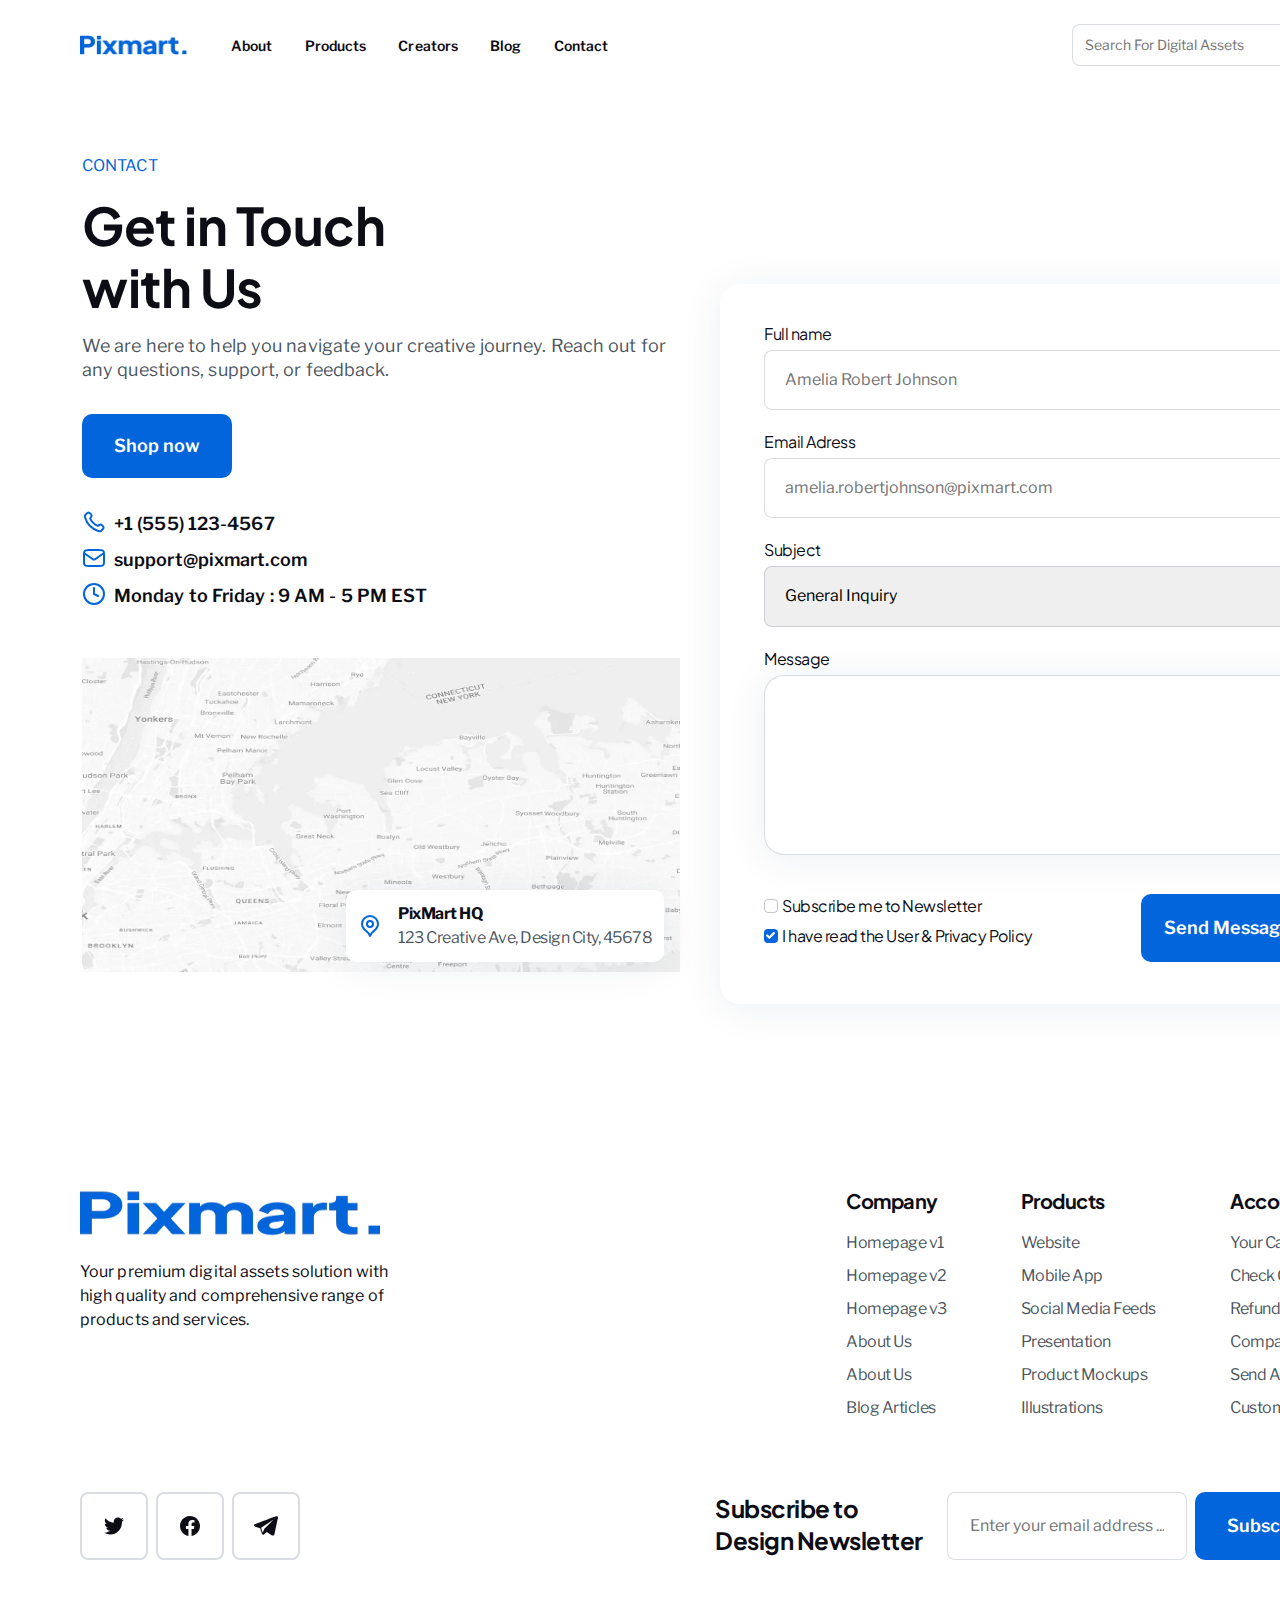
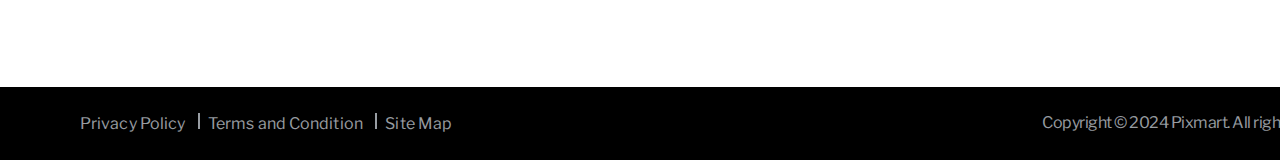
<file: contacts.html>
<!DOCTYPE html>
<html lang="en">
  <head>
    <meta charset="UTF-8" />
    <meta name="viewport" content="width=device-width, initial-scale=1.0" />
    <meta
      name="description"
      content="page with nessecary contacts to have conversation with us" />
    <link rel="preconnect" href="https://fonts.googleapis.com" />
    <link rel="stylesheet" href="./css/normalize.min.css" />
    <link rel="stylesheet" href="./css/style.min.css" />
    <link rel="preconnect" href="https://fonts.googleapis.com" />
    <link rel="preconnect" href="https://fonts.gstatic.com" crossorigin />
    <link
      href="https://fonts.googleapis.com/css2?family=Libre+Franklin:ital,wght@0,100..900;1,100..900&family=Plus+Jakarta+Sans:ital,wght@0,200..800;1,200..800&display=swap"
      rel="stylesheet" />
    <link rel="icon" href="./images/favicon/favicon.ico" type="image/x-icon" />
    <link rel="apple-touch-icon" sizes="180x180" href="/apple-touch-icon.png" />
    <link rel="icon" type="image/png" sizes="32x32" href="/favicon-32x32.png" />
    <link rel="icon" type="image/png" sizes="16x16" href="/favicon-16x16.png" />
    <link rel="manifest" href="/site.webmanifest" />
    <title>Contact</title>
  </head>
  <body>
    <header class="header">
      <div class="container header-wrapper">
        <div class="header-flex">
          <a href="/index.html" class="header-logo">
            <img
              src="./images/webp/pixmart-logo.webp"
              alt="Pixmart."
              width="107"
              height="20" />
          </a>
          <nav class="nav">
            <ul class="nav-links">
              <li class="nav-item">
                <a class="nav-link" href="/index.html">About</a>
              </li>
              <li class="nav-item">
                <a class="nav-link" href="/catalog.html">Products</a>
              </li>
              <li class="nav-item">
                <a class="nav-link" href="#">Creators</a>
              </li>
              <li class="nav-item">
                <a class="nav-link" href="/blog-page.html">Blog</a>
              </li>
              <li class="nav-item">
                <a class="nav-link" href="#">Contact</a>
              </li>
            </ul>
          </nav>
        </div>
        <div class="search-flex">
          <form class="search" method="get" action="/index.html">
            <label class="label-search" for="search">
              <input
                class="search-bar pseudo"
                type="search"
                placeholder="Search For Digital Assets"
                id="search"
                name="search" />
            </label>
          </form>
          <div class="header-button">
            <button type="button" class="button button-svg">
              <svg
                width="24"
                height="24"
                viewBox="0 0 24 24"
                xmlns="http://www.w3.org/2000/svg">
                <use xlink:href="#shopping-bag" />
              </svg>
            </button>
          </div>
        </div>
      </div>
    </header>
    <main class="container flex-contacts">
      <h1 class="visually-hidden">Pixmart</h1>
      <article class="contacts-main">
        <div class="container contacts-wrapper">
          <div class="contacts-flex">
            <div class="contacts-box">
              <div class="contacts-div">
                <h2 class="title">CONTACT</h2>
                <h3 class="pages-title block">Get in Touch with Us</h3>
                <p class="contacts-text">
                  We are here to help you navigate your creative journey. Reach
                  out for any questions, support, or feedback.
                </p>
              </div>
            </div>
            <div class="button-block">
              <button type="button" class="button button-big">Shop now</button>
            </div>
            <ul class="contacts-list">
              <li class="contact">
                <a href="tel:15551234567" class="contact-link">
                  <svg
                    width="24"
                    height="24"
                    viewBox="0 0 24 24"
                    xmlns="http://www.w3.org/2000/svg">
                    <use xlink:href="#phone-icon" />
                  </svg>
                  +1 (555) 123-4567
                </a>
              </li>
              <li class="contact">
                <a href="mailto:support@pixmart.com" class="contact-link">
                  <svg
                    width="24"
                    height="24"
                    viewBox="0 0 24 24"
                    xmlns="http://www.w3.org/2000/svg">
                    <use xlink:href="#mail-icon" />
                  </svg>
                  support@pixmart.com
                </a>
              </li>
              <li class="contact">
                <a href="#" class="contact-link">
                  <svg
                    width="24"
                    height="24"
                    viewBox="0 0 24 24"
                    xmlns="http://www.w3.org/2000/svg">
                    <use xlink:href="#clock-icon" />
                  </svg>
                  Monday to Friday : 9 AM - 5 PM EST
                </a>
              </li>
            </ul>
          </div>
          <div class="map-img">
            <img
              src="./images/webp/map.webp"
              alt="showing on map the exact location"
              width="618"
              height="314" />
            <div class="map-flex">
              <div class="map-svg">
                <svg
                  width="24"
                  height="24"
                  viewBox="0 0 24 24"
                  xmlns="http://www.w3.org/2000/svg">
                  <use xlink:href="#map-point" />
                </svg>
              </div>
              <div class="map-details">
                <span class="map-text">PixMart HQ</span>
                <span class="map-adress">
                  123 Creative Ave, Design City, 45678
                </span>
              </div>
            </div>
          </div>
        </div>
      </article>
      <form
        class="form-contacts"
        method="post"
        action="https://httpbin.org/anything">
        <fieldset class="fieldset-box">
          <legend class="visually-hidden">form</legend>
          <div class="fieldset-div">
            <div class="fieldset-input">
              <label for="name"> Full name</label>
              <input
                id="name"
                name="full-name"
                type="text"
                class="contact-input pseudo"
                minlength="3"
                placeholder="Amelia Robert Johnson"
                required />
            </div>
            <div class="fieldset-input">
              <label for="email-contacts">Email Adress</label>
              <input
                id="email-contacts"
                type="email"
                name="email"
                class="contact-input pseudo"
                required
                pattern="[a-z0-9._%+-]+@[a-z0-9.-]+\.[a-z]{2,}$"
                placeholder="amelia.robertjohnson@pixmart.com" />
            </div>
            <div class="fieldset-input">
              <label for="subject">Subject</label>
              <div class="select-div">
                <select class="contact-input pseudo" id="subject">
                  <option value="General Inquiry">General Inquiry</option>
                  <option value="General Inquiry">General Inquiry</option>
                  <option value="General Inquiry">General Inquiry</option>
                </select>
              </div>
            </div>
            <div class="fieldset-input">
              <label for="message">Message</label>
              <textarea
                required
                class="textarea pseudo"
                id="message"
                name="message"
                placeholder="Enter your message ...">
              </textarea>
            </div>
          </div>
        </fieldset>
        <fieldset class="fieldset-grid">
          <legend class="visually-hidden">Subscribe</legend>
          <div class="input-flex">
            <label class="fieldset-lable" for="subcribe">
              <input
                class="contacts-input"
                id="subcribe"
                type="checkbox"
                name="subcribe"
                value="subcribe" />
              <span class="content"></span>
              Subscribe me to Newsletter
            </label>
            <label class="fieldset-lable" for="privacy">
              <input
                checked
                class="contacts-input"
                type="checkbox"
                id="privacy"
                name="privacy"
                value="privacy"
                required />
              <span class="content"></span>
              I have read the User & Privacy Policy
            </label>
          </div>
          <button type="submit" class="button button-huge">Send Message</button>
        </fieldset>
      </form>
    </main>
    <footer class="footer">
      <div class="footer-wrapper">
        <div class="container footer-info">
          <div class="footer-grid">
            <div class="footer-block">
              <a class="footer-logo" href="/index.html">
                <img
                  src="./images/webp/footer-logo.webp"
                  alt="Pixmart."
                  width="300"
                  height="50" />
              </a>
              <p class="footer-logo-text">
                Your premium digital assets solution with high quality and
                comprehensive range of products and services.
              </p>
            </div>
            <div class="footer-links-flex">
              <div class="footer-links">
                <h4 class="footer-heading">Company</h4>
                <ul class="footer-list">
                  <li class="footer-item">
                    <a class="footer-text element" href="#">Homepage v1</a>
                  </li>
                  <li class="footer-item">
                    <a class="footer-text element" href="#">Homepage v2</a>
                  </li>
                  <li class="footer-item">
                    <a class="footer-text element" href="#">Homepage v3</a>
                  </li>
                  <li class="footer-item">
                    <a class="footer-text element" href="#">About Us</a>
                  </li>
                  <li class="footer-item">
                    <a class="footer-text element" href="#">About Us</a>
                  </li>
                  <li class="footer-item">
                    <a class="footer-text element" href="#">Blog Articles</a>
                  </li>
                </ul>
              </div>
              <div class="footer-links">
                <h4 class="footer-heading">Products</h4>
                <ul class="footer-list">
                  <li class="footer-item">
                    <a class="footer-text element" href="#">Website</a>
                  </li>
                  <li class="footer-item">
                    <a class="footer-text element" href="#">Mobile App</a>
                  </li>
                  <li class="footer-item">
                    <a class="footer-text element" href="#"
                      >Social Media Feeds</a
                    >
                  </li>
                  <li class="footer-item">
                    <a class="footer-text element" href="#">Presentation</a>
                  </li>
                  <li class="footer-item">
                    <a class="footer-text element" href="#">Product Mockups</a>
                  </li>
                  <li class="footer-item">
                    <a class="footer-text element" href="#">Illustrations</a>
                  </li>
                </ul>
              </div>
              <div class="footer-links">
                <h4 class="footer-heading">Account</h4>
                <ul class="footer-list">
                  <li class="footer-item">
                    <a class="footer-text element" href="#">Your Cart</a>
                  </li>
                  <li class="footer-item">
                    <a class="footer-text element" href="#">Check Out</a>
                  </li>
                  <li class="footer-item">
                    <a class="footer-text element" href="#">Refund Policy</a>
                  </li>
                  <li class="footer-item">
                    <a class="footer-text element" href="#">Company Policy</a>
                  </li>
                  <li class="footer-item">
                    <a class="footer-text element" href="#">Send A Message</a>
                  </li>
                  <li class="footer-item">
                    <a class="footer-text element" href="#">Customer Support</a>
                  </li>
                </ul>
              </div>
            </div>
          </div>
          <div class="media-block">
            <ul class="media-list">
              <li class="media-item">
                <a target="_blank" href="#" class="button-white-huge">
                    <svg
                      width="24"
                      height="24"
                      viewBox="0 0 24 24"
                      xmlns="http://www.w3.org/2000/svg">
                      <use xlink:href="#twitter-icon" />
                    </svg>
                </a>
              </li>
              <li class="media-item">
                <a target="“_blank”" href="#" class="button-white-huge">
                    <svg
                      width="24"
                      height="24"
                      viewBox="0 0 24 24"
                      xmlns="http://www.w3.org/2000/svg">
                      <use xlink:href="#facebook-icon" />
                    </svg>
                </a>
              </li>
              <li class="media-item">
                <a target="“_blank”" href="#" class="button-white-huge">
                    <svg
                      width="24"
                      height="24"
                      viewBox="0 0 24 24"
                      xmlns="http://www.w3.org/2000/svg">
                      <use xlink:href="#telegram-icon" />
                    </svg>
                </a>
              </li>
            </ul>
            <form class="search-form" method="get" action="/index.html">
              <div class="form-flex">
                <label class="form-label" for="email">
                  Subscribe to <span class="label-next">Design Newsletter</span>
                </label>
                <input
                  name="email"
                  type="email"
                  id="email"
                  class="email-form pseudo"
                  placeholder="Enter your email address ..."
                  pattern="[a-z0-9._%+-]+@[a-z0-9.-]+\.[a-z]{2,}$" />
                <button type="submit" class="button button-big">
                  Subscribe
                </button>
              </div>
            </form>
          </div>
        </div>
        <div class="copyright">
          <div class="container copyright-wrapper">
            <ul class="copyright-list">
              <li>
                <a class="copyright-link" href="#">Privacy Policy</a>
              </li>
              <li>
                <a class="copyright-link" href="#">Terms and Condition</a>
              </li>
              <li>
                <a class="copyright-link" href="#">Site Map</a>
              </li>
            </ul>
            <p class="copyright-text">
              Copyright © 2024 Pixmart. All rights reserved.
            </p>
          </div>
        </div>
      </div>
    </footer>
    <svg
      class="visually-hidden"
      xmlns="http://www.w3.org/2000/svg"
      xmlns:xlink="http://www.w3.org/1999/xlink"
      width="0"
      height="0">
      <symbol
        id="computer"
        width="48"
        height="48"
        viewBox="0 0 48 48"
        fill="none">
        <mask
          style="mask-type: luminance"
          maskUnits="userSpaceOnUse"
          x="0"
          y="0"
          width="48"
          height="48">
          <path d="M0 3.8147e-06H48V48H0V3.8147e-06Z" fill="white" />
        </mask>
        <g mask="url(#mask0_6674_2120)">
          <path
            d="M13.5263 45.7721H32.0357C32.2908 45.7721 32.5035 45.5622 32.5035 45.3044V44.2068C32.5035 43.3431 31.7966 42.6388 30.9355 42.6388H14.6238C13.7628 42.6388 13.0586 43.3431 13.0586 44.2068V45.3044C13.0586 45.5622 13.2685 45.7721 13.5263 45.7721Z"
            stroke="#0265DC"
            stroke-width="1.12"
            stroke-miterlimit="10"
            stroke-linecap="round"
            stroke-linejoin="round" />
          <path
            d="M16.5547 42.6388L17.8064 38.4532M27.7587 38.4532L29.0077 42.6388"
            stroke="#0265DC"
            stroke-width="1.12"
            stroke-miterlimit="10"
            stroke-linecap="round"
            stroke-linejoin="round" />
          <path
            d="M5.8125 34.8973H36.1053"
            stroke="#0265DC"
            stroke-width="1.12"
            stroke-miterlimit="10"
            stroke-linecap="round"
            stroke-linejoin="round" />
          <path
            d="M0.703125 26.1248C0.703125 26.8052 1.2585 27.3632 1.93884 27.3632H29.8132C30.4936 27.3632 31.049 26.8052 31.049 26.1248V3.46375C31.049 2.78341 30.4936 2.22804 29.8132 2.22804H1.93884C1.2585 2.22804 0.703125 2.78341 0.703125 3.46375V26.1248Z"
            stroke="#0265DC"
            stroke-width="1.12"
            stroke-miterlimit="10"
            stroke-linecap="round"
            stroke-linejoin="round" />
          <path
            d="M21.1622 38.4531H7.09341C6.38916 38.4531 5.8125 37.8765 5.8125 37.1722V27.3631M36.1053 38.4531H24.3964M31.0507 14.9098H38.4757C39.1799 14.9098 39.7567 15.4864 39.7567 16.1907V28.9922"
            stroke="#0265DC"
            stroke-width="1.12"
            stroke-miterlimit="10"
            stroke-linecap="round"
            stroke-linejoin="round" />
          <path
            d="M17.5012 8.78674H31.0491M0.703125 8.78674H14.2537"
            stroke="#0265DC"
            stroke-width="1.12"
            stroke-miterlimit="10"
            stroke-linecap="round"
            stroke-linejoin="round" />
          <path
            d="M27.332 5.50479V5.51013"
            stroke="#0265DC"
            stroke-width="1.12"
            stroke-miterlimit="10"
            stroke-linecap="round"
            stroke-linejoin="round" />
          <path
            d="M23.8555 5.50479V5.51013"
            stroke="#0265DC"
            stroke-width="1.12"
            stroke-miterlimit="10"
            stroke-linecap="round"
            stroke-linejoin="round" />
          <path
            d="M20.3789 5.50479V5.51013"
            stroke="#0265DC"
            stroke-width="1.12"
            stroke-miterlimit="10"
            stroke-linecap="round"
            stroke-linejoin="round" />
          <path
            d="M4.42188 5.50479L11.6184 5.51013"
            stroke="#0265DC"
            stroke-width="1.12"
            stroke-miterlimit="10"
            stroke-linecap="round"
            stroke-linejoin="round" />
          <path
            d="M26.9542 12.4091H16.5421C16.2817 12.4091 16.0664 12.6218 16.0664 12.8848V16.0235C16.0664 16.2865 16.2817 16.5017 16.5421 16.5017H26.9542C27.2146 16.5017 27.4298 16.2865 27.4298 16.0235V12.8848C27.4298 12.6218 27.2146 12.4091 26.9542 12.4091Z"
            stroke="#0265DC"
            stroke-width="1.12"
            stroke-miterlimit="10"
            stroke-linecap="round"
            stroke-linejoin="round" />
          <path
            d="M27.4297 20.411H16.0664"
            stroke="#0265DC"
            stroke-width="1.12"
            stroke-miterlimit="10"
            stroke-linecap="round"
            stroke-linejoin="round" />
          <path
            d="M21.6126 23.741H27.4297M16.0664 23.741H17.8017"
            stroke="#0265DC"
            stroke-width="1.12"
            stroke-miterlimit="10"
            stroke-linecap="round"
            stroke-linejoin="round" />
          <path
            d="M41.6997 42.9604H41.6758"
            stroke="#0265DC"
            stroke-width="1.12"
            stroke-miterlimit="10"
            stroke-linecap="round"
            stroke-linejoin="round" />
          <path
            d="M37.3997 45.7721H46.002C46.7141 45.7721 47.2988 45.1901 47.2988 44.4753V30.2865C47.2988 29.5743 46.7141 28.9923 46.002 28.9923H37.3997C36.6875 28.9923 36.1055 29.5743 36.1055 30.2865V44.4753C36.1055 45.1901 36.6875 45.7721 37.3997 45.7721Z"
            stroke="#0265DC"
            stroke-width="1.12"
            stroke-miterlimit="10"
            stroke-linecap="round"
            stroke-linejoin="round" />
          <path
            d="M4.80262 12.4091H11.9699C12.233 12.4091 12.4482 12.6217 12.4482 12.8848V23.2627C12.4482 23.5257 12.233 23.741 11.9699 23.741H4.80262C4.53956 23.741 4.32422 23.5257 4.32422 23.2627V12.8848C4.32422 12.6217 4.53956 12.4091 4.80262 12.4091Z"
            stroke="#0265DC"
            stroke-width="1.12"
            stroke-miterlimit="10"
            stroke-linecap="round"
            stroke-linejoin="round" />
        </g>
      </symbol>

      <symbol
        id="presentation"
        width="150"
        height="150"
        viewBox="0 0 150 150"
        fill="none">
        <path
          d="M72.3712 62.0563H50.2266V39.8555"
          stroke="#0F73F6"
          stroke-width="3.5"
          stroke-miterlimit="10"
          stroke-linecap="round"
          stroke-linejoin="round" />
        <path
          d="M146.777 6.33521H3.22266V22.0849H146.777V6.33521Z"
          stroke="#0F73F6"
          stroke-width="3.5"
          stroke-miterlimit="10"
          stroke-linecap="round"
          stroke-linejoin="round" />
        <path
          d="M10.7734 99.8557V24.2595"
          stroke="#0F73F6"
          stroke-width="3.5"
          stroke-miterlimit="10"
          stroke-linecap="round"
          stroke-linejoin="round" />
        <path
          d="M139.227 24.2595V99.8557"
          stroke="#0F73F6"
          stroke-width="3.5"
          stroke-miterlimit="10"
          stroke-linecap="round"
          stroke-linejoin="round" />
        <path
          d="M75 120.111V125.603"
          stroke="#0F73F6"
          stroke-width="3.5"
          stroke-miterlimit="10"
          stroke-linecap="round"
          stroke-linejoin="round" />
        <path
          d="M74.9997 143.665C79.5494 143.665 83.2377 139.968 83.2377 135.407C83.2377 130.847 79.5494 127.15 74.9997 127.15C70.45 127.15 66.7617 130.847 66.7617 135.407C66.7617 139.968 70.45 143.665 74.9997 143.665Z"
          stroke="#0F73F6"
          stroke-width="3.5"
          stroke-miterlimit="10"
          stroke-linecap="round"
          stroke-linejoin="round" />
        <path
          d="M50.2284 86.8876C63.9093 86.8876 74.9998 75.7707 74.9998 62.0573C74.9998 48.3439 63.9093 37.2271 50.2284 37.2271C36.5476 37.2271 25.457 48.3439 25.457 62.0573C25.457 75.7707 36.5476 86.8876 50.2284 86.8876Z"
          stroke="#0F73F6"
          stroke-width="3.5"
          stroke-miterlimit="10"
          stroke-linecap="round"
          stroke-linejoin="round" />
        <path
          d="M121.525 37.2271H89.5859V56.8035H121.525V37.2271Z"
          stroke="#0F73F6"
          stroke-width="3.5"
          stroke-miterlimit="10"
          stroke-linecap="round"
          stroke-linejoin="round" />
        <path
          d="M89.5859 70.4119H121.525"
          stroke="#0F73F6"
          stroke-width="3.5"
          stroke-miterlimit="10"
          stroke-linecap="round"
          stroke-linejoin="round" />
        <path
          d="M89.5859 83.3726H121.525"
          stroke="#0F73F6"
          stroke-width="3.5"
          stroke-miterlimit="10"
          stroke-linecap="round"
          stroke-linejoin="round" />
        <path
          d="M146.777 102.03H3.22266V117.78H146.777V102.03Z"
          stroke="#0F73F6"
          stroke-width="3.5"
          stroke-miterlimit="10"
          stroke-linecap="round"
          stroke-linejoin="round" />
      </symbol>

      <symbol
        id="social-media"
        width="108"
        height="128"
        viewBox="0 0 108 128"
        fill="none">
        <path
          fill-rule="evenodd"
          clip-rule="evenodd"
          d="M78.9734 87.6999H52.6484C51.6734 87.6999 50.9234 86.9499 50.9234 85.9749C50.9234 85.0749 51.6734 84.2499 52.6484 84.2499H78.9734V71.4999H74.9234H74.8484H74.7734H74.6984H74.5484L74.3984 71.4249H74.2484H74.0984H74.0234L73.8734 71.3499H73.7234L73.5734 71.2749H73.4984H73.3484L73.1984 71.1999L73.1234 71.1249H72.9734C72.8984 71.0499 72.8234 71.0499 72.7484 70.9749C72.5984 70.9749 72.4484 70.8999 72.3734 70.8249C70.6484 69.9249 69.5234 68.1249 69.5234 66.0249V38.9499C69.5234 37.2249 70.2734 35.7249 71.4734 34.7499L71.6234 34.6749L71.6984 34.5999L71.7734 34.5249H71.8484L71.9234 34.4499L71.9984 34.3749H72.0734V34.2999H72.1484L72.2234 34.2249H72.2984L72.3734 34.1499H72.4484L72.5234 34.0749C73.2734 33.6999 74.0984 33.4749 74.9234 33.4749H78.9734V30.9249C78.9734 28.8999 77.3984 27.3249 75.3734 27.3249H32.6234C30.5984 27.3249 29.0234 28.8999 29.0234 30.9249V40.2999H55.3484C56.3234 40.2999 57.0734 41.0499 57.0734 42.0249C57.0734 42.9249 56.3234 43.7499 55.3484 43.7499H29.0234V56.4999H33.0734H33.1484H33.2234H33.2984H33.3734H33.4484L33.5984 56.5749H33.7484H33.8234H33.8984H33.9734H34.0484L34.1234 56.6499H34.1984H34.2734L34.4234 56.7249H34.4984H34.6484V56.7999H34.7984L34.8734 56.8749H34.9484H35.0234L35.1734 56.9499L35.2484 57.0249H35.3984V57.0999H35.4734H35.5484L35.6234 57.1749L35.7734 57.2499L35.8484 57.3249L35.9984 57.3999H36.0734L36.1484 57.4749L36.2234 57.5499L36.2984 57.6249L36.3734 57.6999L36.4484 57.7749L36.5984 57.8499H36.6734V57.9249H36.7484V57.9999H36.8234V58.0749C36.8984 58.1499 36.9734 58.2249 37.1234 58.2999V58.3749L37.2734 58.5249L37.3484 58.5999L37.4234 58.6749V58.7499L37.4984 58.8999L37.5734 58.9749L37.6484 59.0499C37.6484 59.1249 37.7234 59.1999 37.7234 59.2749L37.7984 59.3499L37.8734 59.4249V59.4999L37.9484 59.5749V59.6499L38.0234 59.7249V59.8749L38.0984 59.9499C38.0984 60.0249 38.1734 60.0999 38.1734 60.0999V60.1749V60.2499H38.2484V60.3249V60.3999V60.4749V60.5499C38.3234 60.5499 38.3234 60.6249 38.3234 60.6999L38.3984 60.8499V60.9999V61.1499V61.2249L38.4734 61.3749V61.5249V61.6749V61.8249V61.9749V85.8249V89.0499C38.4734 89.3499 38.4734 89.6499 38.3984 89.8749C38.3984 90.0249 38.3984 90.1749 38.3234 90.2499C38.3234 90.3999 38.2484 90.5499 38.2484 90.6999L38.1734 90.7749V90.8499V90.9249L38.0984 91.0749C38.0984 91.1499 38.0234 91.2249 38.0234 91.2999L37.9484 91.3749V91.4499L37.8734 91.5249L37.7984 91.5999V91.6749L37.7234 91.7499V91.8249V91.8999H37.6484V91.9749L37.5734 92.0499V92.1249H37.4984V92.1999H37.4234V92.2749C37.3484 92.3499 37.3484 92.3499 37.3484 92.4249L37.1984 92.4999L37.1234 92.5749V92.6499C36.1484 93.7749 34.6484 94.5249 33.0734 94.5249H29.0234V97.0749C29.0234 99.0999 30.5984 100.675 32.6234 100.675H75.3734C77.3984 100.675 78.9734 99.0999 78.9734 97.0749V87.6999ZM37.6484 59.0499C37.6484 59.1249 37.7234 59.1999 37.7234 59.2749L37.6484 59.0499ZM82.4984 127.975H25.4984C21.0734 127.975 17.4734 124.375 17.4734 120.025V110.5V94.5249H5.92344H5.77344L5.62344 94.4499H5.54844H5.39844H5.24844H5.09844L4.94844 94.3749H4.87344H4.79844H4.72344L4.57344 94.2999C2.24844 93.6999 0.523438 91.5999 0.523438 89.0499V61.9749C0.523438 58.9749 2.92344 56.4999 5.92344 56.4999H17.4734V17.4999V7.9749C17.4734 3.6249 21.0734 0.0249023 25.4984 0.0249023H82.4984C86.9234 0.0249023 90.5234 3.6249 90.5234 7.9749V17.4249V17.4999V17.5749V33.4749H102.073C105.073 33.4749 107.473 35.9499 107.473 38.9499V66.0249C107.473 69.0249 105.073 71.4999 102.073 71.4999H90.5234V110.5V120.025C90.5234 124.375 86.9234 127.975 82.4984 127.975ZM19.1984 91.0749H23.7734L20.8484 88.1499L20.7734 88.0749L11.2484 78.5499L3.89844 85.9749V89.0499V89.1249V89.1999V89.2749V89.3499L3.97344 89.4249V89.4999V89.5749V89.6499L4.04844 89.7249V89.7999V89.8749H4.12344V89.9499V90.0249L4.19844 90.0999V90.1749H4.27344V90.2499L4.34844 90.3249L4.42344 90.3999L4.49844 90.4749L4.57344 90.5499V90.6249H4.64844L4.72344 90.6999L4.79844 90.7749H4.87344L4.94844 90.8499H5.02344L5.09844 90.9249H5.17344H5.24844V90.9999H5.32344H5.39844H5.47344L5.54844 91.0749H5.62344H5.69844H5.77344H5.84844H5.92344H19.1984ZM72.9734 66.3249V66.3999V66.4749V66.5499V66.6249C73.0484 66.6249 73.0484 66.6999 73.0484 66.7749V66.8499H73.1234V66.9249V66.9999H73.1984V67.0749L73.2734 67.1499V67.2249H73.3484V67.2999L73.4234 67.3749C73.4984 67.4499 73.4984 67.5249 73.5734 67.5249V67.5999C73.9484 67.8999 74.4734 68.0499 74.9234 68.0499H80.6984H80.7734H88.7984H88.8734H102.073C103.198 68.0499 104.098 67.1499 104.098 66.0249V38.9499C104.098 37.8249 103.198 36.9249 102.073 36.9249H74.9234C74.0234 36.9249 73.1984 37.5999 72.9734 38.4249V38.4999V38.5749V38.6499V38.7249V38.7999H72.8984V38.8749V38.9499V66.0249V66.0999V66.1749H72.9734V66.2499V66.3249ZM20.9234 94.5249V108.775H87.0734V71.4999H82.4234V85.8999V85.9749V86.0499V97.0749C82.4234 100.975 79.2734 104.125 75.3734 104.125H32.6234C28.7234 104.125 25.5734 100.975 25.5734 97.0749V94.5249H20.9234ZM20.9234 112.225V120.025C20.9234 122.5 22.9484 124.6 25.4984 124.6H82.4984C85.0484 124.6 87.0734 122.5 87.0734 120.025V112.225H20.9234ZM82.4234 33.4749H87.0734V19.2249H20.9234V56.4999H25.5734V30.9249C25.5734 27.0249 28.7234 23.8749 32.6234 23.8749H75.3734C79.2734 23.8749 82.4234 27.0249 82.4234 30.9249V33.4749ZM87.0734 15.7749V7.9749C87.0734 5.4999 85.0484 3.3999 82.4984 3.3999H68.0984V4.8999C68.0984 7.6749 65.8484 9.8499 63.1484 9.8499H44.8484C42.1484 9.8499 39.8984 7.6749 39.8984 4.8999V3.3999H25.4984C22.9484 3.3999 20.9234 5.4999 20.9234 7.9749V15.7749H87.0734ZM43.3484 3.3999V4.8999C43.3484 5.7999 44.0234 6.4749 44.8484 6.4749H63.1484C63.9734 6.4749 64.6484 5.7999 64.6484 4.8999V3.3999H43.3484ZM60.3734 120.1H47.0234C46.1234 120.1 45.3734 119.35 45.3734 118.375C45.3734 117.475 46.1234 116.725 47.0234 116.725H60.3734C61.3484 116.725 62.0984 117.475 62.0984 118.375C62.0984 119.35 61.3484 120.1 60.3734 120.1ZM28.4984 91.0749H33.0734C34.1234 91.0749 35.0984 90.1749 35.0984 89.0499V86.5749L29.9234 81.3999L24.4484 86.9499L27.5984 90.0999L28.1984 90.6999H28.2734V90.7749C28.3484 90.8499 28.4234 90.9249 28.4984 91.0749ZM35.0984 81.6999V61.9749C35.0984 61.5999 35.0234 61.2999 34.8734 61.0749C34.7984 60.9999 34.7984 60.9999 34.7984 60.9249L34.7234 60.8499V60.7749H34.6484V60.6999L34.5734 60.6249V60.5499H34.4984L34.4234 60.4749L34.3484 60.3999L34.2734 60.3249H34.1984V60.2499H34.1234L34.0484 60.1749H33.9734V60.0999H33.8984C33.6734 60.0249 33.3734 59.9499 33.0734 59.9499H5.92344C4.79844 59.9499 3.89844 60.8499 3.89844 61.9749V81.0999L10.0484 74.9499C10.7234 74.2749 11.8484 74.2749 12.4484 74.9499L22.0484 84.4749L28.7234 77.7999C29.3984 77.1249 30.5234 77.1249 31.1234 77.7999L35.0984 81.6999ZM72.9734 71.1249C72.8984 71.0499 72.8234 71.0499 72.7484 70.9749L72.9734 71.1249ZM22.4984 76.8999C18.8234 76.8999 15.8234 73.8999 15.8234 70.2249C15.8234 66.5499 18.8234 63.5499 22.4984 63.5499C26.1734 63.5499 29.1734 66.5499 29.1734 70.2249C29.1734 73.8999 26.1734 76.8999 22.4984 76.8999ZM22.4984 66.9249C20.6984 66.9249 19.1984 68.4249 19.1984 70.2249C19.1984 72.0249 20.6984 73.5249 22.4984 73.5249C24.2984 73.5249 25.7984 72.0249 25.7984 70.2249C25.7984 68.4249 24.2984 66.9249 22.4984 66.9249ZM98.2484 46.2999H87.3734C86.4734 46.2999 85.6484 45.5499 85.6484 44.5749C85.6484 43.6749 86.4734 42.8499 87.3734 42.8499H98.2484C99.1484 42.8499 99.8984 43.6749 99.8984 44.5749C99.8984 45.5499 99.1484 46.2999 98.2484 46.2999ZM81.8984 46.2999H78.8234C77.8484 46.2999 77.0984 45.5499 77.0984 44.5749C77.0984 43.6749 77.8484 42.8499 78.8234 42.8499H81.8984C82.8734 42.8499 83.6234 43.6749 83.6234 44.5749C83.6234 45.5499 82.8734 46.2999 81.8984 46.2999ZM98.2484 54.1749H95.4734C94.4984 54.1749 93.7484 53.4249 93.7484 52.5249C93.7484 51.5499 94.4984 50.7999 95.4734 50.7999H98.2484C99.1484 50.7999 99.8984 51.5499 99.8984 52.5249C99.8984 53.4249 99.1484 54.1749 98.2484 54.1749ZM88.4984 54.1749H78.8234C77.8484 54.1749 77.0984 53.4249 77.0984 52.5249C77.0984 51.5499 77.8484 50.7999 78.8234 50.7999H88.4984C89.3984 50.7999 90.2234 51.5499 90.2234 52.5249C90.2234 53.4249 89.3984 54.1749 88.4984 54.1749ZM98.2484 62.1249H89.8484C88.9484 62.1249 88.1234 61.3749 88.1234 60.3999C88.1234 59.4999 88.9484 58.6749 89.8484 58.6749H98.2484C99.1484 58.6749 99.8984 59.4999 99.8984 60.3999C99.8984 61.3749 99.1484 62.1249 98.2484 62.1249ZM82.7234 62.1249H78.8234C77.8484 62.1249 77.0984 61.3749 77.0984 60.3999C77.0984 59.4999 77.8484 58.6749 78.8234 58.6749H82.7234C83.6234 58.6749 84.4484 59.4999 84.4484 60.3999C84.4484 61.3749 83.6234 62.1249 82.7234 62.1249Z"
          fill="#0F73F6" />
      </symbol>

      <symbol id="ruler" width="32" height="32" viewBox="0 0 32 32" fill="none">
        <g clip-path="url(#clip0_3364_7582)">
          <path
            d="M30.3999 21.3333H25.2329L29.7053 18.7507C30.074 18.5398 30.3435 18.1909 30.4543 17.7808C30.5654 17.3706 30.5085 16.9333 30.2964 16.5654L26.562 10.0991C26.3494 9.73145 25.999 9.46338 25.5886 9.35425C25.1782 9.24292 24.7402 9.30151 24.3735 9.5166L19.9001 12.0999L22.4819 7.62866C22.6963 7.26099 22.7551 6.823 22.6458 6.41162C22.5364 6.00024 22.2673 5.64941 21.8987 5.43701L15.4333 1.70264C15.0654 1.49121 14.6287 1.43481 14.2192 1.54565C13.8098 1.65649 13.4612 1.92529 13.25 2.29321L10.6667 6.76807V1.6001C10.6658 0.716797 9.94995 0.000976562 9.06665 0H1.6001C0.716797 0.000976562 0.000976562 0.716797 0 1.6001V30.3999C0.000976562 31.2832 0.716797 31.999 1.6001 32H30.3999C31.2832 31.999 31.999 31.2832 32 30.3999V22.9333C31.999 22.05 31.2832 21.3342 30.3999 21.3333ZM1.6001 21.3333C1.41797 21.3352 1.23755 21.3684 1.06665 21.4316V16H5.33643L2.25732 21.3333H1.6001ZM23.0996 21.3333H15.8064L13.363 17.1064L18.9048 13.9065L23.1694 21.2932L23.0996 21.3333ZM18.052 13.167L11.738 16.8132L7.50854 14.3711L10.7073 8.83081L18.0935 13.0952L18.052 13.167ZM9.6001 8.61523L6.32275 14.292C6.32104 14.2947 6.31836 14.2959 6.31665 14.2988L6.31372 14.3074L5.95239 14.9333H1.06665V8.53345H9.6001V8.61523ZM6.97534 15.2949L10.6714 17.4292L3.9104 21.3333H3.48901L6.97534 15.2949ZM11.9978 17.895L12.0046 17.8911L12.4395 17.6399L14.5745 21.3333H6.0437L11.9978 17.895ZM9.6001 22.3999H16V30.9333H9.6001V22.3999ZM17.0667 22.3999H23.4666V30.9333H17.0667V22.3999ZM24.9089 10.4392C25.0305 10.3674 25.1763 10.3477 25.3127 10.3843C25.4504 10.4214 25.5679 10.5112 25.6396 10.6345L29.3718 17.0974C29.4429 17.2202 29.4619 17.3662 29.4246 17.5032C29.3872 17.6399 29.2969 17.7563 29.1733 17.8259L24.093 20.7593L19.8286 13.3728L24.9089 10.4392ZM14.1748 2.82495C14.2446 2.70239 14.3606 2.61255 14.4971 2.57544C14.6333 2.53833 14.7788 2.55688 14.9014 2.6272L21.3633 6.35938C21.4875 6.43091 21.5784 6.54883 21.6157 6.68726C21.6523 6.82471 21.6321 6.97095 21.5593 7.09326L18.6272 12.1714L11.2407 7.90698L14.1748 2.82495ZM1.6001 1.06665H9.06665C9.36108 1.06714 9.59961 1.30566 9.6001 1.6001V7.46655H1.06665V1.6001C1.06714 1.30566 1.30566 1.06714 1.6001 1.06665ZM1.06665 30.3999V22.9333C1.06714 22.6389 1.30566 22.4004 1.6001 22.3999H8.53345V30.9333H1.6001C1.30566 30.9329 1.06714 30.6943 1.06665 30.3999ZM30.9333 30.3999C30.9329 30.6943 30.6943 30.9329 30.3999 30.9333H24.5334V22.3999H30.3999C30.6943 22.4004 30.9329 22.6389 30.9333 22.9333V30.3999Z"
            fill="#0F73F6" />
          <path
            d="M5.33252 24.5334C4.1543 24.5334 3.19922 25.4885 3.19922 26.6667C3.19922 27.845 4.1543 28.8 5.33252 28.8C6.51074 28.8 7.46582 27.845 7.46582 26.6667C7.4646 25.489 6.51025 24.5347 5.33252 24.5334ZM5.33252 27.7334C4.74341 27.7334 4.26587 27.2559 4.26587 26.6667C4.26587 26.0776 4.74341 25.6001 5.33252 25.6001C5.92163 25.6001 6.39917 26.0776 6.39917 26.6667C6.39868 27.2556 5.92139 27.7327 5.33252 27.7334Z"
            fill="#0F73F6" />
        </g>
        <defs>
          <clipPath>
            <rect width="32" height="32" fill="white" />
          </clipPath>
        </defs>
      </symbol>

      <symbol id="pen" width="32" height="32" viewBox="0 0 32 32" fill="none">
        <g clip-path="url(#clip0_3364_7584)">
          <path
            d="M31.7228 23.2826L28.4428 21.6426L26.3553 16.2126C26.3307 16.1484 26.2932 16.0899 26.245 16.0409C26.1968 15.9918 26.1391 15.9533 26.0753 15.9276L13.1228 10.7501C13.0322 10.714 12.9331 10.7052 12.8376 10.7248C12.7421 10.7443 12.6544 10.7913 12.5853 10.8601L10.8578 12.5876C10.79 12.6567 10.7437 12.7441 10.7246 12.8391C10.7056 12.9341 10.7145 13.0326 10.7503 13.1226L15.9278 26.0751C15.9535 26.1388 15.9921 26.1966 16.0411 26.2448C16.0902 26.2929 16.1486 26.3305 16.2128 26.3551L21.6428 28.4426L23.2828 31.7226C23.3173 31.7949 23.3688 31.8578 23.4327 31.9061C23.4967 31.9544 23.5713 31.9866 23.6503 32.0001C23.6769 32.0025 23.7037 32.0025 23.7303 32.0001C23.8627 31.9995 23.9895 31.9465 24.0828 31.8526L31.8528 24.0826C31.91 24.0274 31.9532 23.9594 31.9789 23.8841C32.0045 23.8089 32.0119 23.7287 32.0003 23.6501C31.9869 23.571 31.9547 23.4964 31.9064 23.4325C31.8581 23.3685 31.7951 23.3171 31.7228 23.2826ZM11.7978 13.0576L12.0753 12.7826L18.5228 19.2301C18.0979 19.8322 17.9144 20.5718 18.0086 21.3027C18.1027 22.0336 18.4677 22.7025 19.0314 23.1773C19.595 23.652 20.3163 23.898 21.0526 23.8665C21.7888 23.835 22.4865 23.5284 23.0076 23.0073C23.5287 22.4862 23.8353 21.7886 23.8667 21.0523C23.8982 20.3161 23.6523 19.5948 23.1775 19.0311C22.7028 18.4675 22.0338 18.1025 21.3029 18.0083C20.572 17.9141 19.8324 18.0976 19.2303 18.5226L12.7828 12.0751L13.0578 11.7976L25.5003 16.7751L27.4628 21.8801L21.8803 27.4626L16.7753 25.5001L11.7978 13.0576ZM20.9253 18.9826C21.3747 18.9832 21.8099 19.1397 22.1569 19.4253C22.5038 19.7108 22.7411 20.1079 22.8281 20.5487C22.9152 20.9896 22.8467 21.447 22.6343 21.843C22.422 22.239 22.0789 22.5492 21.6635 22.7206C21.2481 22.8921 20.7861 22.9142 20.3563 22.7832C19.9264 22.6523 19.5553 22.3763 19.306 22.0024C19.0568 21.6285 18.9449 21.1797 18.9895 20.7325C19.034 20.2854 19.2322 19.8675 19.5503 19.5501C19.9153 19.1862 20.4099 18.9821 20.9253 18.9826ZM23.8678 30.6551L22.6178 28.1551L28.1503 22.6226L30.6503 23.8726L23.8678 30.6551Z"
            fill="#0F73F6" />
          <path
            d="M9.56209 26.7499C9.46647 26.6596 9.3399 26.6092 9.20833 26.6092C9.07677 26.6092 8.9502 26.6596 8.85458 26.7499L8.21959 27.3849C6.52503 25.0851 5.59021 22.3138 5.54539 19.4574C5.50058 16.6011 6.34801 13.8018 7.96958 11.4499C8.45541 11.7173 9.01478 11.82 9.56388 11.7426C10.113 11.6653 10.6222 11.4121 11.0153 11.021C11.4084 10.6299 11.6641 10.1219 11.7442 9.57319C11.8243 9.02449 11.7245 8.46461 11.4596 7.97745C13.8115 6.35587 16.6107 5.50844 19.4671 5.55326C22.3235 5.59807 25.0947 6.53289 27.3946 8.22745L26.7496 8.85495C26.6566 8.94869 26.6045 9.07541 26.6046 9.20745C26.6042 9.27325 26.6168 9.33848 26.6417 9.3994C26.6666 9.46032 26.7032 9.51573 26.7496 9.56245L28.9546 11.7499C29.0483 11.8431 29.175 11.8953 29.3071 11.8953C29.4392 11.8953 29.5659 11.8431 29.6596 11.7499L31.8521 9.55745C31.8986 9.51101 31.9355 9.45586 31.9606 9.39517C31.9858 9.33447 31.9987 9.2694 31.9987 9.2037C31.9987 9.13799 31.9858 9.07292 31.9606 9.01223C31.9355 8.95153 31.8986 8.89638 31.8521 8.84995L29.6596 6.65745C29.5659 6.56432 29.4392 6.51205 29.3071 6.51205C29.175 6.51205 29.0483 6.56432 28.9546 6.65745L28.1071 7.49995C26.0183 5.92819 23.5489 4.94069 20.9523 4.63885C18.3558 4.33702 15.7257 4.73173 13.3321 5.78245L16.2146 2.90745C16.5414 3.06362 16.913 3.09897 17.2634 3.00722C17.6138 2.91548 17.9204 2.70258 18.1288 2.40629C18.3372 2.11001 18.4339 1.74948 18.4017 1.38868C18.3696 1.02788 18.2107 0.690131 17.9532 0.43535C17.6957 0.180569 17.3563 0.0252291 16.9952 -0.00311238C16.6341 -0.0314539 16.2746 0.0690358 15.9805 0.280529C15.6864 0.492022 15.4768 0.800846 15.3888 1.15221C15.3007 1.50358 15.34 1.87478 15.4996 2.19995L10.6346 7.07245C10.1406 6.7411 9.54694 6.59153 8.95495 6.6493C8.36296 6.70706 7.80939 6.96858 7.3888 7.38916C6.96821 7.80975 6.7067 8.36332 6.64894 8.95531C6.59117 9.5473 6.74074 10.141 7.07208 10.6349L2.19958 15.4999C1.87314 15.3409 1.50087 15.3027 1.14894 15.3922C0.796997 15.4817 0.48818 15.693 0.277359 15.9887C0.0665389 16.2844 -0.0326304 16.6452 -0.00252665 17.0071C0.0275771 17.369 0.185004 17.7085 0.441781 17.9653C0.698557 18.222 1.03805 18.3795 1.39994 18.4096C1.76183 18.4397 2.12267 18.3405 2.41834 18.1297C2.71401 17.9188 2.92537 17.61 3.01486 17.2581C3.10434 16.9062 3.06615 16.5339 2.90708 16.2074L5.78958 13.3324C4.73782 15.7254 4.34186 18.3551 4.64238 20.9517C4.94289 23.5482 5.92904 26.018 7.49958 28.1074L6.65458 28.9549C6.56146 29.0486 6.50919 29.1754 6.50919 29.3074C6.50919 29.4395 6.56146 29.5663 6.65458 29.6599L8.84708 31.8524C8.94042 31.9463 9.06719 31.9994 9.19958 31.9999C9.26556 32 9.3309 31.987 9.39183 31.9617C9.45276 31.9364 9.50807 31.8992 9.55459 31.8524L11.7496 29.6599C11.8427 29.5663 11.895 29.4395 11.895 29.3074C11.895 29.1754 11.8427 29.0486 11.7496 28.9549L9.56209 26.7499ZM29.3121 7.71245L30.7971 9.19745L29.3121 10.6824L27.8271 9.19745L29.3121 7.71245ZM16.4996 1.15745C16.5739 1.08254 16.6688 1.0314 16.7722 1.0105C16.8756 0.989599 16.9829 0.999891 17.0804 1.04007C17.178 1.08024 17.2614 1.14849 17.3201 1.23615C17.3788 1.32382 17.4101 1.42694 17.4101 1.53245C17.4101 1.63795 17.3788 1.74107 17.3201 1.82874C17.2614 1.9164 17.178 1.98465 17.0804 2.02483C16.9829 2.065 16.8756 2.07529 16.7722 2.05439C16.6688 2.0335 16.5739 1.98235 16.4996 1.90745C16.4503 1.85822 16.4112 1.79977 16.3845 1.73542C16.3578 1.67108 16.3441 1.6021 16.3441 1.53245C16.3441 1.46279 16.3578 1.39382 16.3845 1.32947C16.4112 1.26513 16.4503 1.20667 16.4996 1.15745ZM8.09959 8.09995C8.24477 7.95406 8.41735 7.8383 8.60741 7.7593C8.79747 7.68031 9.00126 7.63965 9.20709 7.63965C9.41291 7.63965 9.6167 7.68031 9.80676 7.7593C9.99682 7.8383 10.1694 7.95406 10.3146 8.09995C10.5341 8.31906 10.6836 8.59836 10.7443 8.9025C10.805 9.20663 10.7741 9.52193 10.6555 9.8085C10.5369 10.0951 10.336 10.34 10.0782 10.5124C9.82037 10.6847 9.51721 10.7767 9.20709 10.7767C8.89696 10.7767 8.5938 10.6847 8.33597 10.5124C8.07814 10.34 7.87723 10.0951 7.75866 9.8085C7.6401 9.52193 7.6092 9.20663 7.66989 8.9025C7.73057 8.59836 7.88012 8.31906 8.09959 8.09995ZM1.90958 17.2499C1.80751 17.3351 1.67728 17.3789 1.54451 17.3729C1.41173 17.3669 1.28599 17.3115 1.19201 17.2175C1.09802 17.1235 1.04258 16.9978 1.03659 16.865C1.03059 16.7322 1.07446 16.602 1.15958 16.4999C1.25964 16.4016 1.3943 16.3465 1.53458 16.3465C1.67486 16.3465 1.80953 16.4016 1.90958 16.4999C1.95887 16.5492 1.99797 16.6076 2.02464 16.672C2.05132 16.7363 2.06505 16.8053 2.06505 16.8749C2.06505 16.9446 2.05132 17.0136 2.02464 17.0779C1.99797 17.1423 1.95887 17.2007 1.90958 17.2499ZM9.20709 30.7824L7.72208 29.2974L9.20709 27.8124L10.6921 29.2974L9.20709 30.7824Z"
            fill="#0F73F6" />
        </g>
        <defs>
          <clipPath>
            <rect width="32" height="32" fill="white" />
          </clipPath>
        </defs>
      </symbol>

      <symbol id="down" width="24" height="24" viewBox="0 0 24 24" fill="none">
        <path
          d="M6 9L12 15L18 9"
          stroke="#0D0D15"
          stroke-width="2"
          stroke-linecap="round"
          stroke-linejoin="round" />
      </symbol>

      <symbol
        id="map-point"
        width="24"
        height="24"
        viewBox="0 0 24 24"
        fill="none">
        <path
          d="M12 22C13 17 20 16.4183 20 10C20 5.58172 16.4183 2 12 2C7.58172 2 4 5.58172 4 10C4 16.4183 11 17 12 22Z"
          stroke="#0265DC"
          stroke-width="2"
          stroke-linecap="round"
          stroke-linejoin="round" />
        <path
          d="M12 13C13.6569 13 15 11.6569 15 10C15 8.34315 13.6569 7 12 7C10.3431 7 9 8.34315 9 10C9 11.6569 10.3431 13 12 13Z"
          stroke="#0265DC"
          stroke-width="2"
          stroke-linecap="round"
          stroke-linejoin="round" />
      </symbol>

      <symbol id="check" width="9" height="7" viewBox="0 0 9 7" fill="none">
        <path
          fill-rule="evenodd"
          clip-rule="evenodd"
          d="M1.71929 2.30529C1.62704 2.20978 1.5167 2.1336 1.39469 2.08119C1.27269 2.02878 1.14147 2.00119 1.00869 2.00004C0.87591 1.99888 0.744231 2.02419 0.621334 2.07447C0.498438 2.12475 0.386786 2.199 0.292893 2.29289C0.199001 2.38679 0.124748 2.49844 0.0744668 2.62133C0.0241859 2.74423 -0.00111606 2.87591 3.77564e-05 3.00869C0.00119157 3.14147 0.0287774 3.27269 0.0811864 3.39469C0.133595 3.5167 0.209778 3.62704 0.305288 3.71929L2.30529 5.71929C2.49282 5.90676 2.74712 6.01207 3.01229 6.01207C3.27745 6.01207 3.53176 5.90676 3.71929 5.71929L7.71929 1.71929C7.8148 1.62704 7.89098 1.5167 7.94339 1.39469C7.9958 1.27269 8.02339 1.14147 8.02454 1.00869C8.02569 0.87591 8.00039 0.744231 7.95011 0.621335C7.89983 0.498438 7.82558 0.386787 7.73168 0.292894C7.63779 0.199001 7.52614 0.124748 7.40324 0.0744673C7.28035 0.0241864 7.14867 -0.00111606 7.01589 3.77557e-05C6.88311 0.00119157 6.75189 0.0287779 6.62988 0.0811869C6.50788 0.133596 6.39754 0.209779 6.30529 0.305289L3.01229 3.59829L1.71929 2.30529Z"
          fill="#F5F8FB" />
      </symbol>

      <symbol
        id="cross-icon"
        width="16"
        height="16"
        viewBox="0 0 16 16"
        fill="none">
        <path
          d="M12 4L4 12M4 4L12 12"
          stroke="#0D0D15"
          stroke-width="2"
          stroke-linecap="round"
          stroke-linejoin="round" />
      </symbol>

      <symbol
        id="squares-icon"
        width="24"
        height="24"
        viewBox="0 0 24 24"
        fill="none">
        <path
          d="M8.4 3H4.6C4.03995 3 3.75992 3 3.54601 3.10899C3.35785 3.20487 3.20487 3.35785 3.10899 3.54601C3 3.75992 3 4.03995 3 4.6V8.4C3 8.96005 3 9.24008 3.10899 9.45399C3.20487 9.64215 3.35785 9.79513 3.54601 9.89101C3.75992 10 4.03995 10 4.6 10H8.4C8.96005 10 9.24008 10 9.45399 9.89101C9.64215 9.79513 9.79513 9.64215 9.89101 9.45399C10 9.24008 10 8.96005 10 8.4V4.6C10 4.03995 10 3.75992 9.89101 3.54601C9.79513 3.35785 9.64215 3.20487 9.45399 3.10899C9.24008 3 8.96005 3 8.4 3Z"
          stroke="#F8F7FF"
          stroke-width="2"
          stroke-linecap="round"
          stroke-linejoin="round" />
        <path
          d="M19.4 3H15.6C15.0399 3 14.7599 3 14.546 3.10899C14.3578 3.20487 14.2049 3.35785 14.109 3.54601C14 3.75992 14 4.03995 14 4.6V8.4C14 8.96005 14 9.24008 14.109 9.45399C14.2049 9.64215 14.3578 9.79513 14.546 9.89101C14.7599 10 15.0399 10 15.6 10H19.4C19.9601 10 20.2401 10 20.454 9.89101C20.6422 9.79513 20.7951 9.64215 20.891 9.45399C21 9.24008 21 8.96005 21 8.4V4.6C21 4.03995 21 3.75992 20.891 3.54601C20.7951 3.35785 20.6422 3.20487 20.454 3.10899C20.2401 3 19.9601 3 19.4 3Z"
          stroke="#F8F7FF"
          stroke-width="2"
          stroke-linecap="round"
          stroke-linejoin="round" />
        <path
          d="M19.4 14H15.6C15.0399 14 14.7599 14 14.546 14.109C14.3578 14.2049 14.2049 14.3578 14.109 14.546C14 14.7599 14 15.0399 14 15.6V19.4C14 19.9601 14 20.2401 14.109 20.454C14.2049 20.6422 14.3578 20.7951 14.546 20.891C14.7599 21 15.0399 21 15.6 21H19.4C19.9601 21 20.2401 21 20.454 20.891C20.6422 20.7951 20.7951 20.6422 20.891 20.454C21 20.2401 21 19.9601 21 19.4V15.6C21 15.0399 21 14.7599 20.891 14.546C20.7951 14.3578 20.6422 14.2049 20.454 14.109C20.2401 14 19.9601 14 19.4 14Z"
          stroke="#F8F7FF"
          stroke-width="2"
          stroke-linecap="round"
          stroke-linejoin="round" />
        <path
          d="M8.4 14H4.6C4.03995 14 3.75992 14 3.54601 14.109C3.35785 14.2049 3.20487 14.3578 3.10899 14.546C3 14.7599 3 15.0399 3 15.6V19.4C3 19.9601 3 20.2401 3.10899 20.454C3.20487 20.6422 3.35785 20.7951 3.54601 20.891C3.75992 21 4.03995 21 4.6 21H8.4C8.96005 21 9.24008 21 9.45399 20.891C9.64215 20.7951 9.79513 20.6422 9.89101 20.454C10 20.2401 10 19.9601 10 19.4V15.6C10 15.0399 10 14.7599 9.89101 14.546C9.79513 14.3578 9.64215 14.2049 9.45399 14.109C9.24008 14 8.96005 14 8.4 14Z"
          stroke="#F8F7FF"
          stroke-width="2"
          stroke-linecap="round"
          stroke-linejoin="round" />
      </symbol>

      <symbol
        id="list-icon"
        width="24"
        height="24"
        viewBox="0 0 24 24"
        fill="none">
        <path
          d="M21 12L9 12M21 6L9 6M21 18L9 18M5 12C5 12.5523 4.55228 13 4 13C3.44772 13 3 12.5523 3 12C3 11.4477 3.44772 11 4 11C4.55228 11 5 11.4477 5 12ZM5 6C5 6.55228 4.55228 7 4 7C3.44772 7 3 6.55228 3 6C3 5.44772 3.44772 5 4 5C4.55228 5 5 5.44772 5 6ZM5 18C5 18.5523 4.55228 19 4 19C3.44772 19 3 18.5523 3 18C3 17.4477 3.44772 17 4 17C4.55228 17 5 17.4477 5 18Z"
          stroke="#0D0D15"
          stroke-width="2"
          stroke-linecap="round"
          stroke-linejoin="round" />
      </symbol>

      <symbol
        id="done-icon"
        width="16"
        height="12"
        viewBox="0 0 16 12"
        fill="none">
        <g>
          <g id="Group_2">
            <path
              id="Vector"
              d="M15.7657 0.359237C15.4533 0.0467991 14.9468 0.0467991 14.6343 0.359237L5.04983 9.94383L1.3657 6.25971C1.0533 5.94727 0.546797 5.9473 0.234328 6.25971C-0.0781094 6.57211 -0.0781094 7.07861 0.234328 7.39105L4.48414 11.6408C4.79645 11.9532 5.30333 11.953 5.61552 11.6408L15.7657 1.49061C16.0781 1.17821 16.0781 0.671674 15.7657 0.359237Z"
              fill="#0265DC" />
          </g>
        </g>
      </symbol>

      <symbol
        id="shopping-bag"
        width="24"
        height="24"
        viewBox="0 0 24 24"
        fill="none">
        <path
          d="M15.9984 9V6C15.9984 3.79086 14.2076 2 11.9984 2C9.78928 2 7.99842 3.79086 7.99842 6V9M3.59042 10.352L2.99042 16.752C2.81982 18.5717 2.73452 19.4815 3.03647 20.1843C3.30171 20.8016 3.76653 21.3121 4.35643 21.6338C5.02794 22 5.94178 22 7.76946 22H16.2274C18.055 22 18.9689 22 19.6404 21.6338C20.2303 21.3121 20.6951 20.8016 20.9604 20.1843C21.2623 19.4815 21.177 18.5717 21.0064 16.752L20.4064 10.352C20.2624 8.81535 20.1903 8.04704 19.8448 7.46616C19.5404 6.95458 19.0908 6.54511 18.553 6.28984C17.9424 6 17.1707 6 15.6274 6L8.36946 6C6.82611 6 6.05443 6 5.44383 6.28984C4.90608 6.54511 4.45642 6.95458 4.15208 7.46616C3.80651 8.04704 3.73448 8.81534 3.59042 10.352Z"
          stroke="#F8F7FF"
          stroke-width="2"
          stroke-linecap="round"
          stroke-linejoin="round" />
      </symbol>

      <symbol
        id="trophy"
        width="24"
        height="24"
        viewBox="0 0 24 24"
        fill="none">
        <path
          d="M12 15C8.68629 15 6 12.3137 6 9V3.44444C6 3.0306 6 2.82367 6.06031 2.65798C6.16141 2.38021 6.38021 2.16141 6.65798 2.06031C6.82367 2 7.0306 2 7.44444 2H16.5556C16.9694 2 17.1763 2 17.342 2.06031C17.6198 2.16141 17.8386 2.38021 17.9397 2.65798C18 2.82367 18 3.0306 18 3.44444V9C18 12.3137 15.3137 15 12 15ZM12 15V18M18 4H20.5C20.9659 4 21.1989 4 21.3827 4.07612C21.6277 4.17761 21.8224 4.37229 21.9239 4.61732C22 4.80109 22 5.03406 22 5.5V6C22 6.92997 22 7.39496 21.8978 7.77646C21.6204 8.81173 20.8117 9.62038 19.7765 9.89778C19.395 10 18.93 10 18 10M6 4H3.5C3.03406 4 2.80109 4 2.61732 4.07612C2.37229 4.17761 2.17761 4.37229 2.07612 4.61732C2 4.80109 2 5.03406 2 5.5V6C2 6.92997 2 7.39496 2.10222 7.77646C2.37962 8.81173 3.18827 9.62038 4.22354 9.89778C4.60504 10 5.07003 10 6 10M7.44444 22H16.5556C16.801 22 17 21.801 17 21.5556C17 19.5919 15.4081 18 13.4444 18H10.5556C8.59188 18 7 19.5919 7 21.5556C7 21.801 7.19898 22 7.44444 22Z"
          stroke="#F8F7FF"
          stroke-width="2"
          stroke-linecap="round"
          stroke-linejoin="round" />
      </symbol>

      <symbol
        id="favicon"
        width="56"
        height="56"
        viewBox="0 0 56 56"
        fill="none">
        <rect width="56" height="56" rx="6" fill="#E0F2FF" />
        <path
          d="M10 37.2V18H17.4925C18.8373 18 20.0249 18.2319 21.0553 18.6958C22.1032 19.1597 22.9241 19.847 23.5179 20.7576C24.1117 21.6682 24.4086 22.7936 24.4086 24.1337C24.4086 25.4395 24.103 26.5477 23.4917 27.4583C22.8979 28.3689 22.077 29.0647 21.0291 29.5458C19.9987 30.0097 18.8198 30.2416 17.4925 30.2416H14.0606V37.2H10ZM14.0606 26.7624H17.5187C18.095 26.7624 18.5928 26.6507 19.0119 26.4274C19.4311 26.204 19.7542 25.8948 19.9812 25.4996C20.2257 25.1044 20.348 24.6491 20.348 24.1337C20.348 23.6011 20.2257 23.1372 19.9812 22.742C19.7542 22.3468 19.4311 22.0376 19.0119 21.8142C18.5928 21.5909 18.095 21.4792 17.5187 21.4792H14.0606V26.7624Z"
          fill="#0265DC" />
        <path
          d="M26.2009 37.2V23.1286H30.1305V37.2H26.2009ZM26.2009 21.8658V18H30.1305V21.8658H26.2009Z"
          fill="#0265DC" />
        <path
          d="M31.3556 37.2L36.3593 30.1385L31.3294 23.1286H35.8878L39.6602 28.5922H37.6692L41.4416 23.1286H46L40.9701 30.1385L45.9476 37.2H41.4154L37.7216 31.7364H39.6078L35.914 37.2H31.3556Z"
          fill="#0265DC" />
      </symbol>

      <symbol
        id="down-homepage"
        width="32"
        height="32"
        viewBox="0 0 32 32"
        fill="none">
        <path
          d="M8 1H24C27.866 1 31 4.13401 31 8V24C31 27.866 27.866 31 24 31H8C4.13401 31 1 27.866 1 24V8C1 4.13401 4.13401 1 8 1Z"
          stroke="#1D3653"
          stroke-opacity="0.17"
          stroke-width="2" />
        <path
          d="M12 14L16 18L20 14"
          stroke="#0D0D15"
          stroke-width="2"
          stroke-linecap="round"
          stroke-linejoin="round" />
      </symbol>

      <symbol
        id="presentation-little"
        width="48"
        height="48"
        viewBox="0 0 48 48"
        fill="none">
        <path
          d="M23.1605 19.8579H16.0742V12.7537"
          stroke="#0F73F6"
          stroke-width="1.12"
          stroke-miterlimit="10"
          stroke-linecap="round"
          stroke-linejoin="round" />
        <path
          d="M46.9688 2.02722H1.03125V7.06713H46.9688V2.02722Z"
          stroke="#0F73F6"
          stroke-width="1.12"
          stroke-miterlimit="10"
          stroke-linecap="round"
          stroke-linejoin="round" />
        <path
          d="M3.44922 31.9538V7.76306"
          stroke="#0F73F6"
          stroke-width="1.12"
          stroke-miterlimit="10"
          stroke-linecap="round"
          stroke-linejoin="round" />
        <path
          d="M44.5508 7.76306V31.9538"
          stroke="#0F73F6"
          stroke-width="1.12"
          stroke-miterlimit="10"
          stroke-linecap="round"
          stroke-linejoin="round" />
        <path
          d="M24 38.4355V40.1929"
          stroke="#0F73F6"
          stroke-width="1.12"
          stroke-miterlimit="10"
          stroke-linecap="round"
          stroke-linejoin="round" />
        <path
          d="M23.9994 45.9727C25.4553 45.9727 26.6356 44.7897 26.6356 43.3303C26.6356 41.8709 25.4553 40.6879 23.9994 40.6879C22.5435 40.6879 21.3633 41.8709 21.3633 43.3303C21.3633 44.7897 22.5435 45.9727 23.9994 45.9727Z"
          stroke="#0F73F6"
          stroke-width="1.12"
          stroke-miterlimit="10"
          stroke-linecap="round"
          stroke-linejoin="round" />
        <path
          d="M16.0714 27.804C20.4493 27.804 23.9982 24.2466 23.9982 19.8583C23.9982 15.47 20.4493 11.9126 16.0714 11.9126C11.6935 11.9126 8.14453 15.47 8.14453 19.8583C8.14453 24.2466 11.6935 27.804 16.0714 27.804Z"
          stroke="#0F73F6"
          stroke-width="1.12"
          stroke-miterlimit="10"
          stroke-linecap="round"
          stroke-linejoin="round" />
        <path
          d="M38.8885 11.9126H28.668V18.1771H38.8885V11.9126Z"
          stroke="#0F73F6"
          stroke-width="1.12"
          stroke-miterlimit="10"
          stroke-linecap="round"
          stroke-linejoin="round" />
        <path
          d="M28.668 22.5317H38.8885"
          stroke="#0F73F6"
          stroke-width="1.12"
          stroke-miterlimit="10"
          stroke-linecap="round"
          stroke-linejoin="round" />
        <path
          d="M28.668 26.6792H38.8885"
          stroke="#0F73F6"
          stroke-width="1.12"
          stroke-miterlimit="10"
          stroke-linecap="round"
          stroke-linejoin="round" />
        <path
          d="M46.9688 32.6497H1.03125V37.6896H46.9688V32.6497Z"
          stroke="#0F73F6"
          stroke-width="1.12"
          stroke-miterlimit="10"
          stroke-linecap="round"
          stroke-linejoin="round" />
      </symbol>

      <symbol id="brush" width="48" height="48" viewBox="0 0 48 48" fill="none">
        <path
          d="M2.90625 25.5441H5.96316C7.64662 25.5441 9.01134 24.1794 9.01134 22.4959C9.01134 20.8125 10.3761 19.4478 12.0595 19.4478H16.2051C18.8313 19.4478 20.9603 17.3188 20.9603 14.6926C20.9603 12.0663 18.8313 9.93738 16.2051 9.93738"
          stroke="#0F73F6"
          stroke-width="1.12"
          stroke-miterlimit="10"
          stroke-linejoin="round" />
        <path
          d="M33.7617 36.6563C37.7457 36.6563 40.9755 33.4266 40.9755 29.4425C40.9755 26.3663 39.05 23.7398 36.3383 22.7025"
          stroke="#0F73F6"
          stroke-width="1.12"
          stroke-miterlimit="10"
          stroke-linejoin="round" />
        <path
          d="M30.2106 22.2288H22.4496C20.8933 22.2288 19.6317 23.4904 19.6317 25.0466C19.6317 26.6029 18.3701 27.8644 16.8139 27.8644H16.3958C13.9681 27.8644 12 29.8325 12 32.2603C11.9999 34.6881 13.968 36.6562 16.3957 36.6562"
          stroke="#0F73F6"
          stroke-width="1.12"
          stroke-miterlimit="10"
          stroke-linejoin="round" />
        <path
          d="M29.7463 36.6561V38.7186C29.7463 39.8577 28.8228 40.7811 27.6838 40.7811H20.3125C19.1734 40.7811 18.25 39.8577 18.25 38.7186V36.6561"
          stroke="#0F73F6"
          stroke-width="1.12"
          stroke-miterlimit="10"
          stroke-linejoin="round" />
        <path
          d="M37.7967 20.8947L32.9805 17.5223"
          stroke="#0F73F6"
          stroke-width="1.12"
          stroke-miterlimit="10"
          stroke-linejoin="round" />
        <path
          d="M42.8438 44.9062H5.15625C2.87803 44.9062 1.03125 43.0595 1.03125 40.7812V36.6562H46.9688V40.7812C46.9688 43.0595 45.122 44.9062 42.8438 44.9062Z"
          stroke="#0F73F6"
          stroke-width="1.12"
          stroke-miterlimit="10"
          stroke-linecap="round"
          stroke-linejoin="round" />
        <path
          d="M30.6016 22.1958C31.6321 19.7229 33.4227 16.5454 35.724 13.2588C40.2978 6.72672 45.1567 2.23741 46.5767 3.23163C47.9966 4.22584 45.4398 10.3272 40.8659 16.8593C38.5564 20.1575 36.1743 22.935 34.1989 24.7487"
          stroke="#0F73F6"
          stroke-width="1.12"
          stroke-miterlimit="10"
          stroke-linecap="round"
          stroke-linejoin="round" />
        <path
          d="M26.695 26.8889C26.9658 28.2797 26.632 29.6458 25.8789 30.7181C28.5781 31.807 31.7522 30.9969 33.5765 28.6062C34.9432 26.8152 34.6214 24.2241 32.7745 22.9339C31.0052 21.6978 28.5685 22.1285 27.3302 23.897C26.6961 24.8025 26.4992 25.8833 26.695 26.8889Z"
          stroke="#0F73F6"
          stroke-width="1.12"
          stroke-miterlimit="10"
          stroke-linecap="round"
          stroke-linejoin="round" />
        <path
          d="M45.092 36.6562V13.6875C45.092 12.8348 44.8075 12.0486 44.3281 11.4187"
          stroke="#0F73F6"
          stroke-width="1.12"
          stroke-miterlimit="10"
          stroke-linejoin="round" />
        <path
          d="M38.1573 9.9375H6.65625C4.58522 9.9375 2.90625 11.6165 2.90625 13.6875V36.6562"
          stroke="#0F73F6"
          stroke-width="1.12"
          stroke-miterlimit="10"
          stroke-linejoin="round" />
      </symbol>

      <symbol
        id="phone-white"
        width="48"
        height="48"
        viewBox="0 0 48 48"
        fill="none">
        <path
          fill-rule="evenodd"
          clip-rule="evenodd"
          d="M31.9907 31.584H23.5667C23.2547 31.584 23.0147 31.344 23.0147 31.032C23.0147 30.744 23.2547 30.48 23.5667 30.48H31.9907V26.4H30.6947H30.6707H30.6467H30.6227H30.5747L30.5267 26.376H30.4787H30.4307H30.4067L30.3587 26.352H30.3107L30.2627 26.328H30.2387H30.1907L30.1427 26.304L30.1187 26.28H30.0707C30.0467 26.256 30.0227 26.256 29.9987 26.232C29.9507 26.232 29.9027 26.208 29.8787 26.184C29.3267 25.896 28.9667 25.32 28.9667 24.648V15.984C28.9667 15.432 29.2067 14.952 29.5907 14.64L29.6387 14.616L29.6627 14.592L29.6867 14.568H29.7107L29.7347 14.544L29.7587 14.52H29.7827V14.496H29.8067L29.8307 14.472H29.8547L29.8787 14.448H29.9027L29.9267 14.424C30.1667 14.304 30.4307 14.232 30.6947 14.232H31.9907V13.416C31.9907 12.768 31.4867 12.264 30.8387 12.264H17.1587C16.5107 12.264 16.0067 12.768 16.0067 13.416V16.416H24.4307C24.7427 16.416 24.9827 16.656 24.9827 16.968C24.9827 17.256 24.7427 17.52 24.4307 17.52H16.0067V21.6H17.3027H17.3267H17.3507H17.3747H17.3987H17.4227L17.4707 21.624H17.5187H17.5427H17.5667H17.5907H17.6147L17.6387 21.648H17.6627H17.6867L17.7347 21.672H17.7587H17.8067V21.696H17.8547L17.8787 21.72H17.9027H17.9267L17.9747 21.744L17.9987 21.768H18.0467V21.792H18.0707H18.0947L18.1187 21.816L18.1667 21.84L18.1907 21.864L18.2387 21.888H18.2627L18.2867 21.912L18.3107 21.936L18.3347 21.96L18.3587 21.984L18.3827 22.008L18.4307 22.032H18.4547V22.056H18.4787V22.08H18.5027V22.104C18.5267 22.128 18.5507 22.152 18.5987 22.176V22.2L18.6467 22.248L18.6707 22.272L18.6947 22.296V22.32L18.7187 22.368L18.7427 22.392L18.7667 22.416C18.7667 22.44 18.7907 22.464 18.7907 22.488L18.8147 22.512L18.8387 22.536V22.56L18.8627 22.584V22.608L18.8867 22.632V22.68L18.9107 22.704C18.9107 22.728 18.9347 22.752 18.9347 22.752V22.776V22.8H18.9587V22.824V22.848V22.872V22.896C18.9827 22.896 18.9827 22.92 18.9827 22.944L19.0067 22.992V23.04V23.088V23.112L19.0307 23.16V23.208V23.256V23.304V23.352V30.984V32.016C19.0307 32.112 19.0307 32.208 19.0067 32.28C19.0067 32.328 19.0067 32.376 18.9827 32.4C18.9827 32.448 18.9587 32.496 18.9587 32.544L18.9347 32.568V32.592V32.616L18.9107 32.664C18.9107 32.688 18.8867 32.712 18.8867 32.736L18.8627 32.76V32.784L18.8387 32.808L18.8147 32.832V32.856L18.7907 32.88V32.904V32.928H18.7667V32.952L18.7427 32.976V33H18.7187V33.024H18.6947V33.048C18.6707 33.072 18.6707 33.072 18.6707 33.096L18.6227 33.12L18.5987 33.144V33.168C18.2867 33.528 17.8067 33.768 17.3027 33.768H16.0067V34.584C16.0067 35.232 16.5107 35.736 17.1587 35.736H30.8387C31.4867 35.736 31.9907 35.232 31.9907 34.584V31.584ZM18.7667 22.416C18.7667 22.44 18.7907 22.464 18.7907 22.488L18.7667 22.416ZM33.1187 44.472H14.8787C13.4627 44.472 12.3107 43.32 12.3107 41.928V38.88V33.768H8.61472H8.56672L8.51872 33.744H8.49472H8.44672H8.39872H8.35072L8.30272 33.72H8.27872H8.25472H8.23072L8.18272 33.696C7.43872 33.504 6.88672 32.832 6.88672 32.016V23.352C6.88672 22.392 7.65472 21.6 8.61472 21.6H12.3107V9.11995V6.07195C12.3107 4.67995 13.4627 3.52795 14.8787 3.52795H33.1187C34.5347 3.52795 35.6867 4.67995 35.6867 6.07195V9.09595V9.11995V9.14395V14.232H39.3827C40.3427 14.232 41.1107 15.024 41.1107 15.984V24.648C41.1107 25.608 40.3427 26.4 39.3827 26.4H35.6867V38.88V41.928C35.6867 43.32 34.5347 44.472 33.1187 44.472ZM12.8627 32.664H14.3267L13.3907 31.728L13.3667 31.704L10.3187 28.656L7.96672 31.032V32.016V32.04V32.064V32.088V32.112L7.99072 32.136V32.16V32.184V32.208L8.01472 32.232V32.256V32.28H8.03872V32.304V32.328L8.06272 32.352V32.376H8.08672V32.4L8.11072 32.424L8.13472 32.448L8.15872 32.472L8.18272 32.496V32.52H8.20672L8.23072 32.544L8.25472 32.568H8.27872L8.30272 32.592H8.32672L8.35072 32.616H8.37472H8.39872V32.64H8.42272H8.44672H8.47072L8.49472 32.664H8.51872H8.54272H8.56672H8.59072H8.61472H12.8627ZM30.0707 24.744V24.768V24.792V24.816V24.84C30.0947 24.84 30.0947 24.864 30.0947 24.888V24.912H30.1187V24.936V24.96H30.1427V24.984L30.1667 25.008V25.032H30.1907V25.056L30.2147 25.08C30.2387 25.104 30.2387 25.128 30.2627 25.128V25.152C30.3827 25.248 30.5507 25.296 30.6947 25.296H32.5427H32.5667H35.1347H35.1587H39.3827C39.7427 25.296 40.0307 25.008 40.0307 24.648V15.984C40.0307 15.624 39.7427 15.336 39.3827 15.336H30.6947C30.4067 15.336 30.1427 15.552 30.0707 15.816V15.84V15.864V15.888V15.912V15.936H30.0467V15.96V15.984V24.648V24.672V24.696H30.0707V24.72V24.744ZM13.4147 33.768V38.328H34.5827V26.4H33.0947V31.008V31.032V31.056V34.584C33.0947 35.832 32.0867 36.84 30.8387 36.84H17.1587C15.9107 36.84 14.9027 35.832 14.9027 34.584V33.768H13.4147ZM13.4147 39.432V41.928C13.4147 42.72 14.0627 43.392 14.8787 43.392H33.1187C33.9347 43.392 34.5827 42.72 34.5827 41.928V39.432H13.4147ZM33.0947 14.232H34.5827V9.67195H13.4147V21.6H14.9027V13.416C14.9027 12.168 15.9107 11.16 17.1587 11.16H30.8387C32.0867 11.16 33.0947 12.168 33.0947 13.416V14.232ZM34.5827 8.56795V6.07195C34.5827 5.27995 33.9347 4.60795 33.1187 4.60795H28.5107V5.08795C28.5107 5.97595 27.7907 6.67195 26.9267 6.67195H21.0707C20.2067 6.67195 19.4867 5.97595 19.4867 5.08795V4.60795H14.8787C14.0627 4.60795 13.4147 5.27995 13.4147 6.07195V8.56795H34.5827ZM20.5907 4.60795V5.08795C20.5907 5.37595 20.8067 5.59195 21.0707 5.59195H26.9267C27.1907 5.59195 27.4067 5.37595 27.4067 5.08795V4.60795H20.5907ZM26.0387 41.952H21.7667C21.4787 41.952 21.2387 41.712 21.2387 41.4C21.2387 41.112 21.4787 40.872 21.7667 40.872H26.0387C26.3507 40.872 26.5907 41.112 26.5907 41.4C26.5907 41.712 26.3507 41.952 26.0387 41.952ZM15.8387 32.664H17.3027C17.6387 32.664 17.9507 32.376 17.9507 32.016V31.224L16.2947 29.568L14.5427 31.344L15.5507 32.352L15.7427 32.544H15.7667V32.568C15.7907 32.592 15.8147 32.616 15.8387 32.664ZM17.9507 29.664V23.352C17.9507 23.232 17.9267 23.136 17.8787 23.064C17.8547 23.04 17.8547 23.04 17.8547 23.016L17.8307 22.992V22.968H17.8067V22.944L17.7827 22.92V22.896H17.7587L17.7347 22.872L17.7107 22.848L17.6867 22.824H17.6627V22.8H17.6387L17.6147 22.776H17.5907V22.752H17.5667C17.4947 22.728 17.3987 22.704 17.3027 22.704H8.61472C8.25472 22.704 7.96672 22.992 7.96672 23.352V29.472L9.93472 27.504C10.1507 27.288 10.5107 27.288 10.7027 27.504L13.7747 30.552L15.9107 28.416C16.1267 28.2 16.4867 28.2 16.6787 28.416L17.9507 29.664ZM30.0707 26.28C30.0467 26.256 30.0227 26.256 29.9987 26.232L30.0707 26.28ZM13.9187 28.128C12.7427 28.128 11.7827 27.168 11.7827 25.992C11.7827 24.816 12.7427 23.856 13.9187 23.856C15.0947 23.856 16.0547 24.816 16.0547 25.992C16.0547 27.168 15.0947 28.128 13.9187 28.128ZM13.9187 24.936C13.3427 24.936 12.8627 25.416 12.8627 25.992C12.8627 26.568 13.3427 27.048 13.9187 27.048C14.4947 27.048 14.9747 26.568 14.9747 25.992C14.9747 25.416 14.4947 24.936 13.9187 24.936ZM38.1587 18.336H34.6787C34.3907 18.336 34.1267 18.096 34.1267 17.784C34.1267 17.496 34.3907 17.232 34.6787 17.232H38.1587C38.4467 17.232 38.6867 17.496 38.6867 17.784C38.6867 18.096 38.4467 18.336 38.1587 18.336ZM32.9267 18.336H31.9427C31.6307 18.336 31.3907 18.096 31.3907 17.784C31.3907 17.496 31.6307 17.232 31.9427 17.232H32.9267C33.2387 17.232 33.4787 17.496 33.4787 17.784C33.4787 18.096 33.2387 18.336 32.9267 18.336ZM38.1587 20.856H37.2707C36.9587 20.856 36.7187 20.616 36.7187 20.328C36.7187 20.016 36.9587 19.776 37.2707 19.776H38.1587C38.4467 19.776 38.6867 20.016 38.6867 20.328C38.6867 20.616 38.4467 20.856 38.1587 20.856ZM35.0387 20.856H31.9427C31.6307 20.856 31.3907 20.616 31.3907 20.328C31.3907 20.016 31.6307 19.776 31.9427 19.776H35.0387C35.3267 19.776 35.5907 20.016 35.5907 20.328C35.5907 20.616 35.3267 20.856 35.0387 20.856ZM38.1587 23.4H35.4707C35.1827 23.4 34.9187 23.16 34.9187 22.848C34.9187 22.56 35.1827 22.296 35.4707 22.296H38.1587C38.4467 22.296 38.6867 22.56 38.6867 22.848C38.6867 23.16 38.4467 23.4 38.1587 23.4ZM33.1907 23.4H31.9427C31.6307 23.4 31.3907 23.16 31.3907 22.848C31.3907 22.56 31.6307 22.296 31.9427 22.296H33.1907C33.4787 22.296 33.7427 22.56 33.7427 22.848C33.7427 23.16 33.4787 23.4 33.1907 23.4Z"
          fill="white" />
      </symbol>

      <symbol
        id="clock-icon"
        width="24"
        height="24"
        viewBox="0 0 24 24"
        fill="none">
        <path
          d="M12 6V12L16 14M22 12C22 17.5228 17.5228 22 12 22C6.47715 22 2 17.5228 2 12C2 6.47715 6.47715 2 12 2C17.5228 2 22 6.47715 22 12Z"
          stroke="#0265DC"
          stroke-width="2"
          stroke-linecap="round"
          stroke-linejoin="round" />
      </symbol>

      <symbol
        id="mail-icon"
        width="24"
        height="24"
        viewBox="0 0 24 24"
        fill="none">
        <path
          d="M2 7L10.1649 12.7154C10.8261 13.1783 11.1567 13.4097 11.5163 13.4993C11.8339 13.5785 12.1661 13.5785 12.4837 13.4993C12.8433 13.4097 13.1739 13.1783 13.8351 12.7154L22 7M6.8 20H17.2C18.8802 20 19.7202 20 20.362 19.673C20.9265 19.3854 21.3854 18.9265 21.673 18.362C22 17.7202 22 16.8802 22 15.2V8.8C22 7.11984 22 6.27976 21.673 5.63803C21.3854 5.07354 20.9265 4.6146 20.362 4.32698C19.7202 4 18.8802 4 17.2 4H6.8C5.11984 4 4.27976 4 3.63803 4.32698C3.07354 4.6146 2.6146 5.07354 2.32698 5.63803C2 6.27976 2 7.11984 2 8.8V15.2C2 16.8802 2 17.7202 2.32698 18.362C2.6146 18.9265 3.07354 19.3854 3.63803 19.673C4.27976 20 5.11984 20 6.8 20Z"
          stroke="#0265DC"
          stroke-width="2"
          stroke-linecap="round"
          stroke-linejoin="round" />
      </symbol>

      <symbol
        id="phone-icon"
        width="24"
        height="24"
        viewBox="0 0 24 24"
        fill="none">
        <path
          d="M8.38028 8.85335C9.07627 10.303 10.0251 11.6616 11.2266 12.8632C12.4282 14.0648 13.7869 15.0136 15.2365 15.7096C15.3612 15.7694 15.4235 15.7994 15.5024 15.8224C15.7828 15.9041 16.127 15.8454 16.3644 15.6754C16.4313 15.6275 16.4884 15.5704 16.6027 15.4561C16.9523 15.1064 17.1271 14.9316 17.3029 14.8174C17.9658 14.3864 18.8204 14.3864 19.4833 14.8174C19.6591 14.9316 19.8339 15.1064 20.1835 15.4561L20.3783 15.6509C20.9098 16.1824 21.1755 16.4481 21.3198 16.7335C21.6069 17.301 21.6069 17.9713 21.3198 18.5389C21.1755 18.8242 20.9098 19.09 20.3783 19.6214L20.2207 19.779C19.6911 20.3087 19.4263 20.5735 19.0662 20.7757C18.6667 21.0001 18.0462 21.1615 17.588 21.1601C17.1751 21.1589 16.8928 21.0788 16.3284 20.9186C13.295 20.0576 10.4326 18.4332 8.04466 16.0452C5.65668 13.6572 4.03221 10.7948 3.17124 7.76144C3.01103 7.19699 2.93092 6.91477 2.9297 6.50182C2.92833 6.0436 3.08969 5.42311 3.31411 5.0236C3.51636 4.66357 3.78117 4.39876 4.3108 3.86913L4.46843 3.7115C4.99987 3.18006 5.2656 2.91433 5.55098 2.76999C6.11854 2.48292 6.7888 2.48292 7.35636 2.76999C7.64174 2.91433 7.90747 3.18006 8.43891 3.7115L8.63378 3.90637C8.98338 4.25597 9.15819 4.43078 9.27247 4.60655C9.70347 5.26945 9.70347 6.12403 9.27247 6.78692C9.15819 6.96269 8.98338 7.1375 8.63378 7.4871C8.51947 7.60142 8.46231 7.65857 8.41447 7.72538C8.24446 7.96281 8.18576 8.30707 8.26748 8.58743C8.29048 8.66632 8.32041 8.72866 8.38028 8.85335Z"
          stroke="#0265DC"
          stroke-width="2"
          stroke-linecap="round"
          stroke-linejoin="round" />
      </symbol>

      <symbol
        id="quotes-icon"
        width="64"
        height="64"
        viewBox="0 0 64 64"
        fill="none">
        <path
          d="M12.5323 16.8C9.86562 19.7334 8.26562 22.9334 8.26562 28.2667C8.26562 37.6 14.9323 45.8667 24.2656 50.1334L26.6656 46.6667C17.8656 41.8667 15.999 35.7334 15.4656 31.7334C16.799 32.5334 18.6656 32.8 20.5323 32.5334C25.3323 32 29.0656 28.2667 29.0656 23.2C29.0656 20.8 27.999 18.4 26.399 16.5334C24.5323 14.6667 22.399 13.8667 19.7323 13.8667C16.799 13.8667 14.1323 15.2 12.5323 16.8ZM39.199 16.8C36.5323 19.7334 34.9323 22.9334 34.9323 28.2667C34.9323 37.6 41.599 45.8667 50.9323 50.1334L53.3323 46.6667C44.5323 41.8667 42.6656 35.7334 42.1323 31.7334C43.4656 32.5334 45.3323 32.8 47.199 32.5334C51.999 32 55.7323 28.2667 55.7323 23.2C55.7323 20.8 54.6656 18.4 53.0656 16.5334C51.4656 14.6667 49.0656 13.8667 46.399 13.8667C43.4656 13.8667 40.799 15.2 39.199 16.8Z"
          fill="#0F73F6" />
      </symbol>

      <symbol
        id="play-icon"
        width="24"
        height="24"
        viewBox="0 0 24 24"
        fill="none">
        <path
          d="M20.5 11.134C21.1667 11.5189 21.1667 12.4811 20.5 12.866L8.5 19.7942C7.83333 20.1791 7 19.698 7 18.9282L7 5.0718C7 4.302 7.83333 3.82087 8.5 4.20577L20.5 11.134Z"
          fill="#0265DC" />
      </symbol>

      <symbol
        id="next-blue-icon"
        width="16"
        height="16"
        viewBox="0 0 16 16"
        fill="none">
        <path
          d="M6 12L10 8L6 4"
          stroke="#0265DC"
          stroke-width="2"
          stroke-linecap="round"
          stroke-linejoin="round" />
      </symbol>

      <symbol id="up-icon" width="14" height="8" viewBox="0 0 14 8" fill="none">
        <path
          d="M13 7L7 1L1 7"
          stroke="#0D0D15"
          stroke-width="2"
          stroke-linecap="round"
          stroke-linejoin="round" />
      </symbol>

      <symbol
        id="prev-icon"
        width="24"
        height="24"
        viewBox="0 0 24 24"
        fill="none">
        <path
          d="M15 18L9 12L15 6"
          stroke="#0D0D15"
          stroke-width="2"
          stroke-linecap="round"
          stroke-linejoin="round" />
      </symbol>

      <symbol
        id="next-icon"
        width="24"
        height="24"
        viewBox="0 0 24 24"
        fill="none">
        <path
          d="M9 18L15 12L9 6"
          stroke="#0D0D15"
          stroke-width="2"
          stroke-linecap="round"
          stroke-linejoin="round" />
      </symbol>

      <symbol
        id="down-icon"
        width="24"
        height="24"
        viewBox="0 0 24 24"
        fill="none">
        <path
          d="M6 9L12 15L18 9"
          stroke="#0D0D15"
          stroke-width="2"
          stroke-linecap="round"
          stroke-linejoin="round" />
      </symbol>

      <symbol
        id="heart-icon"
        width="24"
        height="24"
        viewBox="0 0 24 24"
        fill="none">
        <path
          d="M19.5013 12.5719L12.0013 19.9999L4.50128 12.5719C4.00658 12.0905 3.61692 11.5119 3.35683 10.8726C3.09673 10.2332 2.97184 9.54688 2.99002 8.85687C3.00819 8.16685 3.16904 7.48807 3.46244 6.86327C3.75583 6.23847 4.17541 5.68119 4.69476 5.22651C5.21411 4.77184 5.82198 4.42962 6.48009 4.22141C7.1382 4.01321 7.83228 3.94352 8.51865 4.01673C9.20501 4.08995 9.86878 4.30449 10.4682 4.64684C11.0675 4.98919 11.5895 5.45193 12.0013 6.00593C12.4148 5.45595 12.9374 4.99725 13.5364 4.65854C14.1353 4.31982 14.7978 4.10838 15.4822 4.03745C16.1666 3.96652 16.8584 4.03763 17.5141 4.24632C18.1697 4.45502 18.7753 4.79681 19.2928 5.2503C19.8104 5.70379 20.2287 6.25922 20.5217 6.88182C20.8147 7.50443 20.976 8.18082 20.9956 8.86864C21.0152 9.55647 20.8925 10.2409 20.6354 10.8792C20.3783 11.5174 19.9922 12.0958 19.5013 12.5779"
          stroke="#273544"
          stroke-opacity="0.55"
          stroke-width="2"
          stroke-linecap="round"
          stroke-linejoin="round" />
      </symbol>

      <symbol
        id="bag-icon"
        width="40"
        height="40"
        viewBox="0 0 40 40"
        fill="none">
        <path
          d="M0 8C0 3.58172 3.58172 0 8 0H32C36.4183 0 40 3.58172 40 8V32C40 36.4183 36.4183 40 32 40H8C3.58172 40 0 36.4183 0 32V8Z"
          fill="#0265DC" />
        <path
          d="M23.9984 17V14C23.9984 11.7909 22.2076 10 19.9984 10C17.7893 10 15.9984 11.7909 15.9984 14V17M11.5904 18.352L10.9904 24.752C10.8198 26.5717 10.7345 27.4815 11.0365 28.1843C11.3017 28.8016 11.7665 29.3121 12.3564 29.6338C13.0279 30 13.9418 30 15.7695 30H24.2274C26.055 30 26.9689 30 27.6404 29.6338C28.2303 29.3121 28.6951 28.8016 28.9604 28.1843C29.2623 27.4815 29.177 26.5717 29.0064 24.752L28.4064 18.352C28.2624 16.8153 28.1903 16.047 27.8448 15.4662C27.5404 14.9546 27.0908 14.5451 26.553 14.2898C25.9424 14 25.1707 14 23.6274 14L16.3695 14C14.8261 14 14.0544 14 13.4438 14.2898C12.9061 14.5451 12.4564 14.9546 12.1521 15.4662C11.8065 16.047 11.7345 16.8153 11.5904 18.352Z"
          stroke="#F8F7FF"
          stroke-width="2"
          stroke-linecap="round"
          stroke-linejoin="round" />
      </symbol>

      <symbol
        id="twitter-icon"
        width="24"
        height="24"
        viewBox="0 0 24 24"
        fill="none">
        <path
          d="M19.6441 6.17993C20.5012 5.64375 21.1425 4.79948 21.4483 3.80474C20.6429 4.3048 19.7618 4.65705 18.8429 4.84626C17.569 3.43608 15.5505 3.09291 13.9155 4.0085C12.2804 4.92409 11.4335 6.87177 11.848 8.76323C8.54901 8.58991 5.47544 6.95924 3.3921 4.27698C2.30485 6.23938 2.86046 8.748 4.66182 10.0098C4.01043 9.98794 3.37348 9.80338 2.80409 9.47158C2.80409 9.48959 2.80409 9.5076 2.80409 9.52561C2.80447 11.5698 4.18125 13.3306 6.09599 13.7357C5.49179 13.9077 4.85802 13.9331 4.24304 13.8098C4.78153 15.5579 6.32121 16.7555 8.07611 16.7912C6.62265 17.985 4.82769 18.6323 2.98002 18.6292C2.65252 18.6297 2.32528 18.6099 2 18.5701C3.87627 19.8318 6.06002 20.5015 8.29028 20.4991C11.3931 20.5214 14.375 19.2414 16.569 16.9453C18.763 14.6493 19.986 11.5289 19.9644 8.28198C19.9644 8.09589 19.9603 7.9108 19.952 7.72671C20.7556 7.119 21.4491 6.36617 22 5.50359C21.2514 5.85083 20.4573 6.0788 19.6441 6.17993Z"
          fill="#0D0D15" />
      </symbol>

      <symbol
        id="facebook-icon"
        width="24"
        height="24"
        viewBox="0 0 24 24"
        fill="none">
        <path
          d="M2 12.0614C2.00116 17.011 5.5784 21.2255 10.437 22.0012V14.9692H7.9V12.0614H10.44V9.84783C10.3265 8.79895 10.6825 7.7536 11.4116 6.9953C12.1408 6.237 13.1674 5.84434 14.213 5.92382C14.9635 5.93601 15.7122 6.00327 16.453 6.12505V8.59919H15.189C14.7538 8.54184 14.3164 8.68644 13.9998 8.99226C13.6832 9.29807 13.5218 9.732 13.561 10.1718V12.0614H16.332L15.889 14.9702H13.561V22.0012C18.8155 21.1657 22.5001 16.3373 21.9455 11.014C21.3909 5.69076 16.7913 1.73612 11.4788 2.01508C6.16636 2.29404 2.00084 6.70893 2 12.0614Z"
          fill="#0D0D15" />
      </symbol>

      <symbol
        id="telegram-icon"
        width="24"
        height="24"
        viewBox="0 0 24 24"
        fill="none">
        <path
          d="M23.5468 2.42273C23.1374 2.11452 22.4944 2.07042 21.8295 2.30739H21.8285C21.1292 2.55649 2.03537 9.82768 1.25808 10.1247C1.11671 10.1684 -0.118008 10.5774 0.00917513 11.4885C0.122712 12.3099 1.11507 12.6501 1.23625 12.6893L6.0905 14.165C6.41255 15.1168 7.59977 18.6283 7.86233 19.3785C8.02608 19.8462 8.293 20.4607 8.7608 20.5871C9.17128 20.7277 9.57957 20.5993 9.84376 20.4151L12.8116 17.9712L17.6025 21.2884L17.7166 21.349C18.0419 21.4769 18.3536 21.5409 18.6511 21.5409C18.8809 21.5409 19.1014 21.5026 19.3121 21.426C20.0299 21.1643 20.317 20.5571 20.347 20.4883L23.9256 3.97399C24.144 3.09199 23.8405 2.64323 23.5468 2.42273ZM10.3716 14.7553L8.73405 18.6322L7.0965 13.786L19.6511 5.54754L10.3716 14.7553Z"
          fill="#0D0D15" />
      </symbol>

      <symbol
        id="illustrations"
        width="148"
        height="136"
        viewBox="0 0 148 136"
        fill="none">
        <path
          d="M8.08203 72.8253H17.6349C22.8957 72.8253 27.1604 68.5605 27.1604 63.2997C27.1604 58.0389 31.4252 53.7741 36.686 53.7741H49.6408C57.8478 53.7741 64.5008 47.1211 64.5008 38.9142C64.5008 30.7072 57.8478 24.0542 49.6408 24.0542"
          stroke="#0F73F6"
          stroke-width="3.5"
          stroke-miterlimit="10"
          stroke-linejoin="round" />
        <path
          d="M104.508 107.551C116.958 107.551 127.051 97.4578 127.051 85.0075C127.051 75.3943 121.034 67.1865 112.56 63.9451"
          stroke="#0F73F6"
          stroke-width="3.5"
          stroke-miterlimit="10"
          stroke-linejoin="round" />
        <path
          d="M93.408 62.4648H69.1549C64.2916 62.4648 60.3491 66.4073 60.3491 71.2706C60.3491 76.1339 56.4066 80.0764 51.5434 80.0764H50.237C42.6503 80.0764 36.5 86.2267 36.5 93.8134C36.4997 101.4 42.65 107.551 50.2367 107.551"
          stroke="#0F73F6"
          stroke-width="3.5"
          stroke-miterlimit="10"
          stroke-linejoin="round" />
        <path
          d="M91.961 107.551V113.996C91.961 117.555 89.0753 120.441 85.5157 120.441H62.4805C58.9209 120.441 56.0352 117.555 56.0352 113.996V107.551"
          stroke="#0F73F6"
          stroke-width="3.5"
          stroke-miterlimit="10"
          stroke-linejoin="round" />
        <path
          d="M117.117 58.296L102.066 47.7573"
          stroke="#0F73F6"
          stroke-width="3.5"
          stroke-miterlimit="10"
          stroke-linejoin="round" />
        <path
          d="M132.887 133.332H15.1133C7.99385 133.332 2.22266 127.561 2.22266 120.441V107.551H145.777V120.441C145.777 127.561 140.006 133.332 132.887 133.332Z"
          stroke="#0F73F6"
          stroke-width="3.5"
          stroke-miterlimit="10"
          stroke-linecap="round"
          stroke-linejoin="round" />
        <path
          d="M94.6289 62.3617C97.8492 54.6341 103.445 44.7045 110.636 34.4339C124.93 14.021 140.114 -0.00810286 144.551 3.09883C148.988 6.20576 140.998 25.2725 126.705 45.6854C119.488 55.9923 112.044 64.6718 105.871 70.3396"
          stroke="#0F73F6"
          stroke-width="3.5"
          stroke-miterlimit="10"
          stroke-linecap="round"
          stroke-linejoin="round" />
        <path
          d="M82.4253 77.0278C83.2717 81.3743 82.2284 85.6431 79.875 88.9941C88.3099 92.3969 98.2289 89.8654 103.93 82.3944C108.201 76.7975 107.195 68.7005 101.424 64.6686C95.8945 60.8058 88.28 62.1517 84.4102 67.6783C82.4288 70.5081 81.8133 73.8854 82.4253 77.0278Z"
          stroke="#0F73F6"
          stroke-width="3.5"
          stroke-miterlimit="10"
          stroke-linecap="round"
          stroke-linejoin="round" />
        <path
          d="M139.918 107.551V35.7734C139.918 33.1089 139.029 30.6521 137.531 28.6836"
          stroke="#0F73F6"
          stroke-width="3.5"
          stroke-miterlimit="10"
          stroke-linejoin="round" />
        <path
          d="M118.241 24.0547H19.8008C13.3288 24.0547 8.08203 29.3015 8.08203 35.7734V107.551"
          stroke="#0F73F6"
          stroke-width="3.5"
          stroke-miterlimit="10"
          stroke-linejoin="round" />
      </symbol>

      <symbol
        id="fonts"
        width="150"
        height="150"
        viewBox="0 0 150 150"
        fill="none">
        <path
          d="M75 60.9375V89.0625"
          stroke="#0F73F6"
          stroke-width="3.5"
          stroke-miterlimit="10"
          stroke-linecap="round"
          stroke-linejoin="round" />
        <path
          d="M65.625 60.9375H84.375"
          stroke="#0F73F6"
          stroke-width="3.5"
          stroke-miterlimit="10"
          stroke-linecap="round"
          stroke-linejoin="round" />
        <path
          d="M107.812 107.812H42.1875V42.1875H107.812V107.812Z"
          stroke="#0F73F6"
          stroke-width="3.5"
          stroke-miterlimit="10"
          stroke-linecap="round"
          stroke-linejoin="round" />
        <mask
          style="mask-type: luminance"
          maskUnits="userSpaceOnUse"
          x="0"
          y="0"
          width="150"
          height="150">
          <path d="M0 1.52588e-05H150V150H0V1.52588e-05Z" fill="white" />
        </mask>
        <g mask="url(#mask0_6674_3967)">
          <path
            d="M23.4375 23.4375H4.39453V4.39453H23.4375V23.4375Z"
            stroke="#0F73F6"
            stroke-width="3.5"
            stroke-miterlimit="10"
            stroke-linecap="round"
            stroke-linejoin="round" />
          <path
            d="M23.4375 145.605H4.39453V126.563H23.4375V145.605Z"
            stroke="#0F73F6"
            stroke-width="3.5"
            stroke-miterlimit="10"
            stroke-linecap="round"
            stroke-linejoin="round" />
          <path
            d="M145.605 145.605H126.562V126.563H145.605V145.605Z"
            stroke="#0F73F6"
            stroke-width="3.5"
            stroke-miterlimit="10"
            stroke-linecap="round"
            stroke-linejoin="round" />
          <path
            d="M14.0625 23.4375V126.562"
            stroke="#0F73F6"
            stroke-width="3.5"
            stroke-miterlimit="10"
            stroke-linecap="round"
            stroke-linejoin="round" />
          <path
            d="M126.562 23.4375H145.605V4.39453H126.562V23.4375Z"
            stroke="#0F73F6"
            stroke-width="3.5"
            stroke-miterlimit="10"
            stroke-linecap="round"
            stroke-linejoin="round" />
          <path
            d="M135.938 42.1875V51.5625"
            stroke="#0F73F6"
            stroke-width="3.5"
            stroke-miterlimit="10"
            stroke-linecap="round"
            stroke-linejoin="round" />
          <path
            d="M135.938 70.3125V79.6875"
            stroke="#0F73F6"
            stroke-width="3.5"
            stroke-miterlimit="10"
            stroke-linecap="round"
            stroke-linejoin="round" />
          <path
            d="M135.938 98.4375V107.812"
            stroke="#0F73F6"
            stroke-width="3.5"
            stroke-miterlimit="10"
            stroke-linecap="round"
            stroke-linejoin="round" />
          <path
            d="M23.4375 14.0625H126.562"
            stroke="#0F73F6"
            stroke-width="3.5"
            stroke-miterlimit="10"
            stroke-linecap="round"
            stroke-linejoin="round" />
          <path
            d="M107.812 135.938H98.4375"
            stroke="#0F73F6"
            stroke-width="3.5"
            stroke-miterlimit="10"
            stroke-linecap="round"
            stroke-linejoin="round" />
          <path
            d="M79.6875 135.938H70.3125"
            stroke="#0F73F6"
            stroke-width="3.5"
            stroke-miterlimit="10"
            stroke-linecap="round"
            stroke-linejoin="round" />
          <path
            d="M51.5625 135.938H42.1875"
            stroke="#0F73F6"
            stroke-width="3.5"
            stroke-miterlimit="10"
            stroke-linecap="round"
            stroke-linejoin="round" />
        </g>
      </symbol>

      <symbol id="ua-kit" width="150" height="150" viewBox="0 0 150 150">
        <mask
          style="mask-type: luminance"
          maskUnits="userSpaceOnUse"
          x="0"
          y="0"
          width="150"
          height="150">
          <path d="M0 1.52588e-05H150V150H0V1.52588e-05Z" fill="white" />
        </mask>
        <g mask="url(#mask0_6674_3925)">
          <path
            d="M42.2741 143.038H100.116C100.913 143.038 101.578 142.382 101.578 141.576V138.146C101.578 135.447 99.3687 133.246 96.6778 133.246H45.7039C43.0133 133.246 40.8125 135.447 40.8125 138.146V141.576C40.8125 142.382 41.4685 143.038 42.2741 143.038Z"
            stroke="#0265DC"
            stroke-width="3.5"
            stroke-miterlimit="10"
            stroke-linecap="round"
            stroke-linejoin="round" />
          <path
            d="M51.7344 133.246L55.6461 120.166M86.7468 120.166L90.65 133.246"
            stroke="#0265DC"
            stroke-width="3.5"
            stroke-miterlimit="10"
            stroke-linecap="round"
            stroke-linejoin="round" />
          <path
            d="M18.1562 109.054H112.821"
            stroke="#0265DC"
            stroke-width="3.5"
            stroke-miterlimit="10"
            stroke-linecap="round"
            stroke-linejoin="round" />
          <path
            d="M2.19531 81.6397C2.19531 83.7658 3.93086 85.5095 6.05693 85.5095H93.1645C95.2905 85.5095 97.0261 83.7658 97.0261 81.6397V10.8239C97.0261 8.69781 95.2905 6.96226 93.1645 6.96226H6.05693C3.93086 6.96226 2.19531 8.69781 2.19531 10.8239V81.6397Z"
            stroke="#0265DC"
            stroke-width="3.5"
            stroke-miterlimit="10"
            stroke-linecap="round"
            stroke-linejoin="round" />
          <path
            d="M66.124 120.166H22.1591C19.9583 120.166 18.1562 118.364 18.1562 116.163V85.5096M112.821 120.166H76.2309M97.0258 46.5931H120.229C122.429 46.5931 124.232 48.3951 124.232 50.5959V90.6005"
            stroke="#0265DC"
            stroke-width="3.5"
            stroke-miterlimit="10"
            stroke-linecap="round"
            stroke-linejoin="round" />
          <path
            d="M54.6892 27.4585H97.0264M2.19531 27.4585H44.5407"
            stroke="#0265DC"
            stroke-width="3.5"
            stroke-miterlimit="10"
            stroke-linecap="round"
            stroke-linejoin="round" />
          <path
            d="M85.4062 17.2021V17.2188"
            stroke="#0265DC"
            stroke-width="3.5"
            stroke-miterlimit="10"
            stroke-linecap="round"
            stroke-linejoin="round" />
          <path
            d="M74.5469 17.2021V17.2188"
            stroke="#0265DC"
            stroke-width="3.5"
            stroke-miterlimit="10"
            stroke-linecap="round"
            stroke-linejoin="round" />
          <path
            d="M63.6836 17.2021V17.2188"
            stroke="#0265DC"
            stroke-width="3.5"
            stroke-miterlimit="10"
            stroke-linecap="round"
            stroke-linejoin="round" />
          <path
            d="M13.8125 17.2021L36.3017 17.2188"
            stroke="#0265DC"
            stroke-width="3.5"
            stroke-miterlimit="10"
            stroke-linecap="round"
            stroke-linejoin="round" />
          <path
            d="M84.2273 38.7781H51.6896C50.8758 38.7781 50.2031 39.4426 50.2031 40.2646V50.0729C50.2031 50.8947 50.8758 51.5674 51.6896 51.5674H84.2273C85.0412 51.5674 85.7139 50.8947 85.7139 50.0729V40.2646C85.7139 39.4426 85.0412 38.7781 84.2273 38.7781Z"
            stroke="#0265DC"
            stroke-width="3.5"
            stroke-miterlimit="10"
            stroke-linecap="round"
            stroke-linejoin="round" />
          <path
            d="M85.7136 63.7842H50.2031"
            stroke="#0265DC"
            stroke-width="3.5"
            stroke-miterlimit="10"
            stroke-linecap="round"
            stroke-linejoin="round" />
          <path
            d="M67.5349 74.1902H85.7136M50.2031 74.1902H55.626"
            stroke="#0265DC"
            stroke-width="3.5"
            stroke-miterlimit="10"
            stroke-linecap="round"
            stroke-linejoin="round" />
          <path
            d="M130.313 134.251H130.238"
            stroke="#0265DC"
            stroke-width="3.5"
            stroke-miterlimit="10"
            stroke-linecap="round"
            stroke-linejoin="round" />
          <path
            d="M116.865 143.038H143.747C145.972 143.038 147.8 141.219 147.8 138.985V94.645C147.8 92.4193 145.972 90.6006 143.747 90.6006H116.865C114.639 90.6006 112.82 92.4193 112.82 94.645V138.985C112.82 141.219 114.639 143.038 116.865 143.038Z"
            stroke="#0265DC"
            stroke-width="3.5"
            stroke-miterlimit="10"
            stroke-linecap="round"
            stroke-linejoin="round" />
          <path
            d="M15.0028 38.7782H37.4006C38.2227 38.7782 38.8953 39.4426 38.8953 40.2647V72.6955C38.8953 73.5175 38.2227 74.1902 37.4006 74.1902H15.0028C14.1808 74.1902 13.5078 73.5175 13.5078 72.6955V40.2647C13.5078 39.4426 14.1808 38.7782 15.0028 38.7782Z"
            stroke="#0265DC"
            stroke-width="3.5"
            stroke-miterlimit="10"
            stroke-linecap="round"
            stroke-linejoin="round" />
        </g>
      </symbol>
    </svg>
  </body>
</html>
</file>
<file: css/style.min.css>
:root{--main-btn-bg-color:#0265dc;--main-btn-color:#fff;--main-bg-color:#fff;--main-color:#0d0d15;--link-color:#0265dc;--text-color:rgba(29, 54, 83, 0.17);--border-btn-color:rgba(29, 54, 83, 0.17);--primary-font:"Plus Jakarta Sans", Arial, sans-serif;--secondary-font:"Libre Franklin", Arial, sans-serif;--font-size-tiny:12px;--font-size-small:14px;--font-size-standart:16px;--font-size-regular:18px;--font-size-medium:20px;--font-size-large:24px;--font-size-big:28px;--font-size-huge:36px;--font-size-giant:52px;--font-weight-regular:400;--font-weight-medium:500;--font-weight-semi-bold:590;--font-weight-bold:600;--font-weight-extra-bold:700;--spacing:8px;--hover-focus-color:#3892f3;--active-color:#0054b6}*{margin:0;padding:0;-webkit-box-sizing:border-box;box-sizing:border-box}img{width:100%}body{background-color:#fff;font-family:"Plus Jakarta Sans",Arial,sans-serif;font-size:var(--font-size-standart);font-weight:var(--font-weight-regular);line-height:24px;color:var(--main-color);font-style:normal;min-width:1440px;letter-spacing:-.5px}.section-heading{font-size:var(--font-size-huge);font-weight:var(--font-weight-extra-bold);line-height:48px;display:block}.visually-hidden{clip:rect(0 0 0 0);-webkit-clip-path:inset(50%);clip-path:inset(50%);height:1px;overflow:hidden;position:absolute;white-space:nowrap;width:1px}.highlight{color:#0265dc;font-size:var(--font-size-standart);font-weight:var(--font-weight-medium);font-family:var(--secondary-font)}.highlight-text{color:#0265dc}.button{min-height:32px;min-width:32px;font-family:var(--secondary-font);font-size:var(--font-size-regular);font-weight:var(--font-weight-bold);line-height:28px;border:none;background-color:var(--main-btn-bg-color);color:#fff;cursor:pointer}.button-white-small{display:-webkit-inline-box;display:-ms-inline-flexbox;display:inline-flex;padding:4px 10px;gap:8px;color:var(--main-color);background-color:var(--main-bg-color);border:2px solid var(--border-btn-color);border-radius:8px}.button-white-small:hover{background:rgb(41 77 117 / .09)}.button-white-small:focus{outline:4px solid #3892f3}.button-white-small:active{background-color:rgb(41 77 117 / .09);outline:none}.button-white-middle{display:-webkit-inline-box;display:-ms-inline-flexbox;display:inline-flex;padding:6px 18px;gap:8px;color:var(--main-color);background-color:var(--main-bg-color);border:2px solid var(--border-btn-color);border-radius:8px;-webkit-box-pack:center;-ms-flex-pack:center;justify-content:center}.button-white-middle:hover{background:rgb(41 77 117 / .09)}.button-white-middle:focus{outline:4px solid #3892f3}.button-white-middle:active{background-color:rgb(41 77 117 / .09);outline:none}.button-white-big{display:-webkit-inline-box;display:-ms-inline-flexbox;display:inline-flex;padding:16px 30px;gap:8px;color:var(--main-color);background-color:var(--main-bg-color);border:2px solid var(--border-btn-color);border-radius:8px;-webkit-box-pack:center;-ms-flex-pack:center;justify-content:center}.button-white-big:hover{background:rgb(41 77 117 / .09)}.button-white-big:focus{outline:4px solid #3892f3}.button-white-big:active{background-color:rgb(41 77 117 / .09);outline:none}.button-scroll{display:-webkit-inline-box;display:-ms-inline-flexbox;display:inline-flex;padding:20px 20px;gap:8px;color:var(--main-color);background-color:var(--main-bg-color);border:2px solid var(--border-btn-color);border-radius:8px;-webkit-box-pack:center;-ms-flex-pack:center;justify-content:center}.button-scroll:hover{background:rgb(41 77 117 / .09)}.button-scroll:focus{outline:4px solid #3892f3}.button-scroll:active{background-color:rgb(41 77 117 / .09);outline:none}.button-huge{display:-webkit-inline-box;display:-ms-inline-flexbox;display:inline-flex;padding:20px 20px;-webkit-box-pack:center;-ms-flex-pack:center;justify-content:center;-webkit-box-align:center;-ms-flex-align:center;align-items:center;gap:8px;border-radius:10px}.button-white-huge:hover{background:rgb(41 77 117 / .09)}.button-white-huge:focus{outline:4px solid #3892f3}.button-white-huge:active{background-color:rgb(41 77 117 / .09);outline:none}.button-white-huge{display:-webkit-inline-box;display:-ms-inline-flexbox;display:inline-flex;padding:20px 20px;gap:8px;color:var(--main-color);background-color:var(--main-bg-color);border:2px solid var(--border-btn-color);border-radius:8px;-webkit-box-pack:center;-ms-flex-pack:center;justify-content:center;cursor:pointer}.button-huge:hover{background-color:#3892f3}.button-huge:focus{outline:4px solid #3892f3}.button-huge:active{background-color:#0054b6;outline:none}.button-big{display:-webkit-inline-box;display:-ms-inline-flexbox;display:inline-flex;padding:18px 32px;-webkit-box-pack:center;-ms-flex-pack:center;justify-content:center;-webkit-box-align:center;-ms-flex-align:center;align-items:center;gap:8px;border-radius:10px}.button-big:hover{background-color:#3892f3}.button-big:focus{outline:4px solid #3892f3}.button-big:active{background-color:#0054b6;outline:none}.button-watch:hover{outline:1px solid #3892f3;background-color:rgb(41 77 117 / .09)}.button-watch:active{background-color:rgb(41 77 117 / .09);outline:none}.button-svg{display:-webkit-box;display:-ms-flexbox;display:flex;width:40px;height:40px;-webkit-box-pack:center;-ms-flex-pack:center;justify-content:center;-webkit-box-align:center;-ms-flex-align:center;align-items:center;gap:8px;border-radius:10px}.button-svg:hover{background-color:#3892f3}.button-svg:focus{outline:4px solid #3892f3}.button-svg:active{background-color:#0054b6;outline:none}.button-white-svg{display:-webkit-box;display:-ms-flexbox;display:flex;width:40px;height:40px;-webkit-box-pack:center;-ms-flex-pack:center;justify-content:center;-webkit-box-align:center;-ms-flex-align:center;align-items:center;gap:8px;border-radius:10px;background-color:var(--main-bg-color);border:2px solid rgb(41 77 117 / .09)}.button-white-svg:hover{background:rgb(41 77 117 / .09)}.button-white-svg:focus{outline:4px solid #3892f3}.button-white-svg:active{background-color:rgb(41 77 117 / .09);outline:none}.cross{margin-top:5px}a:hover{color:var(--hover-focus-color)}a:focus{border-radius:5px;outline:4px solid var(--hover-focus-color)}a:active{color:var(--active-color);outline:none}.pages-title{font-size:52px;font-weight:700;line-height:62px}.pages-title .new-line{display:block}.nav-link{text-align:center;font-family:var(--secondary-font);font-size:var(--font-size-small);font-weight:var(--font-weight-bold);line-height:20px;color:var(--main-color);text-decoration:none;padding:6px 12px}.pages-heading{font-size:var(--font-size-giant);font-weight:var(--font-weight-extra-bold);line-height:62px}.pages-heading .new-line{display:block}.main-heading-text{-ms-grid-row:2;-ms-grid-column:1;color:rgb(42 53 65 / .85);font-size:var(--font-size-medium);line-height:28px;grid-area:main-heading-text;letter-spacing:.1px}.product-link{color:var(--main-color);text-decoration:none}.product-block{border-radius:20px;background:#f4f7fa;display:-webkit-box;display:-ms-flexbox;display:flex;-webkit-box-align:center;-ms-flex-align:center;align-items:center;-webkit-box-pack:center;-ms-flex-pack:center;justify-content:center;padding:32px}.product-link .product-use{color:#0265dc}.product-link:hover .product-use{color:#fff}.product-block:hover{background-color:#0265dc}.product-text{text-align:center;font-size:var(--font-size-medium);font-weight:var(--font-weight-medium);line-height:28px;display:-webkit-box;display:-ms-flexbox;display:flex;-webkit-box-pack:center;-ms-flex-pack:center;justify-content:center;padding:20px}.title{color:var(--link-color);font-family:var(--secondary-font);font-size:var(--font-size-standart);font-weight:var(--font-weight-regular);letter-spacing:.1px}.category-title{color:var(--main-color);font-size:var(--font-size-big);font-weight:var(--font-weight-extra-bold);line-height:36px;width:180px}.category-type{color:rgb(42 53 65 / .7);font-family:var(--secondary-font);letter-spacing:.1px}.category-text{font-family:var(--secondary-font);font-size:var(--font-size-regular);line-height:28px;letter-spacing:.1px}.trend-link{font-size:var(--font-size-big);font-weight:var(--font-weight-extra-bold);line-height:36px;text-decoration:none;color:var(--main-color);display:-webkit-box;display:-ms-flexbox;display:flex;-webkit-box-pack:justify;-ms-flex-pack:justify;justify-content:space-between;letter-spacing:.1px;overflow:hidden}.trend-category{letter-spacing:.1px}.trend-category-next{letter-spacing:.1px}.trend-category-next::before{content:"";display:inline-block;width:3px;height:3px;background-color:var(--main-color);border-radius:50%;margin:6px 8px 3px 6px}.trend-category-box{display:-webkit-box;display:-ms-flexbox;display:flex;-webkit-box-orient:horizontal;-webkit-box-direction:normal;-ms-flex-direction:row;flex-direction:row;gap:4px}.plan-heading{font-size:var(--font-size-medium);font-weight:var(--font-weight-extra-bold);line-height:26px;letter-spacing:.3px}.plan-price{font-size:var(--font-size-huge);font-weight:var(--font-weight-extra-bold);line-height:48px}.span{color:rgb(42 53 65 / .7);font-family:var(--secondary-font);font-size:var(--font-size-standart);font-weight:var(--font-weight-regular);line-height:24px;display:-webkit-inline-box;display:-ms-inline-flexbox;display:inline-flex;margin-left:8px}.plan-feature{font-family:var(--secondary-font);display:-webkit-box;display:-ms-flexbox;display:flex;gap:16px;-webkit-box-align:center;-ms-flex-align:center;align-items:center;letter-spacing:.1px}.plan-feature::before{content:"";width:16px;height:12px;background-image:url(../images/svg/done-icon.svg);background-repeat:no-repeat}.question-text{font-size:var(--font-size-medium);font-weight:var(--font-weight-extra-bold);line-height:26px;letter-spacing:.1px}.portfolio-link{font-weight:var(--font-weight-semi-bold);color:#0265dc;text-decoration:none;display:-webkit-box;display:-ms-flexbox;display:flex;-webkit-box-orient:horizontal;-webkit-box-direction:normal;-ms-flex-direction:row;flex-direction:row;gap:4px;width:175px;padding-bottom:8px;letter-spacing:.3px}.portfolio-item-link:hover .portfolio-img{outline:2px solid rgb(2 101 220)}.portfolio-label{position:absolute;width:64px;height:40px;top:16px;right:16px;border-radius:100px;background-color:#0265dc;display:-webkit-box;display:-ms-flexbox;display:flex;-webkit-box-pack:center;-ms-flex-pack:center;justify-content:center;-webkit-box-align:center;-ms-flex-align:center;align-items:center;color:#fff;letter-spacing:.1px}.portfolio-svg{display:-webkit-box;display:-ms-flexbox;display:flex;-webkit-box-align:center;-ms-flex-align:center;align-items:center}.portfolio-text{font-size:var(--font-size-big);font-weight:var(--font-weight-extra-bold);line-height:36px;letter-spacing:.1px}.portfolio-category{color:rgb(42 53 65 / .7);font-family:var(--secondary-font);letter-spacing:.1px}.footer-logo-text{font-family:var(--secondary-font);letter-spacing:.1px;display:block;width:320px}.footer-logo{width:300px}.footer-heading{font-size:var(--font-size-medium);font-weight:var(--font-weight-extra-bold);line-height:26px}.footer-text{color:rgb(42 53 65 / .85);font-family:var(--secondary-font);text-decoration:none}.form-label{font-size:var(--font-size-large);font-weight:var(--font-weight-extra-bold);line-height:32px;display:-webkit-box;display:-ms-flexbox;display:flex;-webkit-box-orient:vertical;-webkit-box-direction:normal;-ms-flex-direction:column;flex-direction:column;padding-right:16px}.label-next{display:block}.email-form{font-family:var(--secondary-font)}.copyright-link{color:rgb(231 238 247 / .66);font-family:var(--secondary-font);text-decoration:none;letter-spacing:.1px}.copyright-list li:not(:last-child)::after{content:"";display:inline-block;width:2px;height:16px;background-color:rgb(231 238 247 / .66);margin-left:10px}.copyright-text{color:rgb(231 238 247 / .66);font-family:var(--secondary-font)}.form-heading{font-size:var(--font-size-large);font-weight:var(--font-weight-extra-bold);line-height:32px}.input{font-family:var(--secondary-font);font-size:var(--font-size-small);line-height:20px;padding:4px;border-radius:10px;display:none}.input+.content{width:14px;height:14px;border:1px solid rgb(31 50 71 / .27);border-radius:4px;display:-webkit-box;display:-ms-flexbox;display:flex;-webkit-box-pack:center;-ms-flex-pack:center;justify-content:center;-webkit-box-align:center;-ms-flex-align:center;align-items:center;position:relative}.input:checked+.content{border:none;width:14px;height:14px}.input+.content:hover{background-color:#f4f7fa}.input+.content:active{background-color:rgb(181 222 255)}.input+.content:focus{outline:1px solid rgb(56 146 243)}.input+.content:disabled{outline:none;background-color:rgb(29 54 83 / .17)}.input+.content::before{position:absolute;top:0;left:0;content:"";display:inline-block;width:14px;height:14px;background-color:var(--main-btn-bg-color);border-radius:4px;opacity:0}.input:checked+.content::before{opacity:1;background-image:url(../images/svg/check.svg);background-repeat:no-repeat;background-size:10px;background-position:center}.radio{display:none}.radio+.content{width:14px;height:14px;border:2px solid rgb(31 50 71 / .27);border-radius:50%;display:-webkit-box;display:-ms-flexbox;display:flex;-webkit-box-pack:center;-ms-flex-pack:center;justify-content:center;-webkit-box-align:center;-ms-flex-align:center;align-items:center;position:relative}.radio+.content::before{position:absolute;content:"";width:4px;height:4px;border:5px solid var(--active-color);border-radius:50%;opacity:0}.radio:checked+.content::before{opacity:1}.radio+.content:hover{background-color:#f4f7fa}.radio+.content:active{border:none}.radio+.content:focus{outline:1px solid rgb(56 146 243);outline-offset:1px}.radio+.content:disabled{outline:none;background-color:rgb(29 54 83 / .17)}.switcher{display:block;width:40px;height:20px;border-radius:19px;background-color:rgb(31 50 71 / .27);position:relative;cursor:pointer;-webkit-transition:background-color 0.2s ease;-o-transition:background-color 0.2s ease;transition:background-color 0.2s ease}.switcher::before{content:"";display:block;position:absolute;width:calc(100% + 6px);height:calc(100% + 6px);left:50%;top:50%;opacity:0;-webkit-transform:translate(-50%,-50%);-ms-transform:translate(-50%,-50%);transform:translate(-50%,-50%);-webkit-transition:opacity 0.2s ease;-o-transition:opacity 0.2s ease;transition:opacity 0.2s ease;pointer-events:none;border-radius:100px}.form-switch:checked+.switcher{background-color:#0265dc}.form-switch+.switcher:hover{background-color:rgb(29 54 83 / .17)}.form-switch+.switcher:active{background-color:rgb(42 53 65 / .85)}.form-switch+.switcher:focus{outline:2px solid #3892f3;outline-offset:1px}.form-switch:active+.switcher:after{background:#000}.form-switch:checked+.switcher::after{-webkit-transform:translateX(calc(100% + 4px));-ms-transform:translateX(calc(100% + 4px));transform:translateX(calc(100% + 4px))}.form-switch:checked+.switcher::before{opacity:1}.form-switch:disabled+.switcher{background-color:rgb(208 215 251 / .17);cursor:default;opacity:.5}.form-switch:checked+.switcher:hover{background-color:#3892f3}.form-switch:checked+.switcher:focus{outline:2px solid #3892f3;background-color:#0265dc}.form-switch:checked+.switcher:active{background-color:#3892f3}.form-switch:checked+.switcher:disabled{background-color:rgb(208 215 251 / .17)}.switcher::after{content:"";width:16px;height:16px;border-radius:50%;background-color:#fff;position:absolute;top:2px;left:2px;-webkit-transition-property:background-color,-webkit-transform;transition-property:background-color,-webkit-transform;-o-transition-property:transform,background-color;transition-property:transform,background-color;transition-property:transform,background-color,-webkit-transform;-webkit-transition-duration:0.2s;-o-transition-duration:0.2s;transition-duration:0.2s}.input-hidden{position:absolute;width:0;height:0;overflow:hidden}.price-slider{width:216px;text-align:left}.slider-container{position:relative;width:100%;height:40px}.slider-track{position:absolute;height:8px;background:#e0e0e0;border-radius:5px;top:50%;left:0;right:0;-webkit-transform:translateY(-50%);-ms-transform:translateY(-50%);transform:translateY(-50%)}.slider-blue-track{position:absolute;height:8px;background:#007bff;border-radius:5px;top:50%;left:25%;right:25%;-webkit-transform:translateY(-50%);-ms-transform:translateY(-50%);transform:translateY(-50%);z-index:1}.slider-thumb{position:absolute;width:17px;height:17px;background:#007bff;border-radius:50%;top:50%;-webkit-transform:translate(-50%,-50%);-ms-transform:translate(-50%,-50%);transform:translate(-50%,-50%);z-index:2}.left-thumb{left:25%}.right-thumb{right:20%}.range-values{display:-webkit-box;display:-ms-flexbox;display:flex;-webkit-box-pack:justify;-ms-flex-pack:justify;justify-content:space-between;position:absolute;width:100%;top:70%;font-size:14px;color:#666}.slider-price{font-family:var(--secondary-font);font-size:16px;line-height:24px;color:#222}.switcher-box{display:-webkit-box;display:-ms-flexbox;display:flex;-webkit-box-orient:horizontal;-webkit-box-direction:normal;-ms-flex-direction:row;flex-direction:row;gap:8px;width:217px}.switcher-text{line-height:20px;font-family:var(--secondary-font);font-size:14px;font-weight:400}.label-input{display:-webkit-box;display:-ms-flexbox;display:flex;-webkit-box-orient:horizontal;-webkit-box-direction:normal;-ms-flex-direction:row;flex-direction:row;gap:4px;-webkit-box-align:center;-ms-flex-align:center;align-items:center}.catalog-result{font-family:var(--secondary-font)}.catalog-link{text-decoration:none}.catalog-link:hover .catalog-price{color:#0265dc}.label-new{position:absolute;left:16px;top:16px;background-color:rgb(0 119 114);border-radius:100px;padding:8px 16px;display:-webkit-box;display:-ms-flexbox;display:flex;-webkit-box-pack:center;-ms-flex-pack:center;justify-content:center;-webkit-box-align:center;-ms-flex-align:center;align-items:center;font-family:var(--secondary-font);font-size:16px;font-weight:500;line-height:24px;color:#f5f8fb}.label-sold{position:absolute;left:16px;top:16px;border-radius:100px;background-color:#fff;padding:8px 16px;display:-webkit-box;display:-ms-flexbox;display:flex;-webkit-box-pack:center;-ms-flex-pack:center;justify-content:center;-webkit-box-align:center;-ms-flex-align:center;align-items:center;font-family:var(--secondary-font);font-size:16px;font-weight:500;line-height:24px;color:#f5f8fb}.info-text{color:rgb(42 53 65 / .7)}.label-popular{position:absolute;left:16px;top:16px;padding:8px 16px;background-color:#0265dc;border-radius:100px;display:-webkit-box;display:-ms-flexbox;display:flex;-webkit-box-pack:center;-ms-flex-pack:center;justify-content:center;-webkit-box-align:center;-ms-flex-align:center;align-items:center;font-family:var(--secondary-font);font-size:16px;font-weight:500;line-height:24px;color:#f5f8fb}.catalog-heading{color:var(--main-color);font-size:var(--font-size-medium);font-weight:var(--font-weight-extra-bold);line-height:26px}.catalog-category{color:rgb(42 53 65 / .85);font-family:var(--secondary-font)}.catalog-category-box{display:-webkit-box;display:-ms-flexbox;display:flex;-webkit-box-orient:horizontal;-webkit-box-direction:normal;-ms-flex-direction:row;flex-direction:row;gap:4px}.next-category{color:rgb(42 53 65 / .85);font-family:var(--secondary-font)}.next-category:before{content:"";display:inline-block;width:3px;height:3px;background-color:var(--main-color);border-radius:50%;margin:6px 8px 3px 6px}.catalog-price{color:var(--main-color);font-size:var(--font-size-medium);font-weight:var(--font-weight-extra-bold);line-height:26px}.catalog-price-div{padding-top:8px}.profile-name{font-size:var(--font-size-medium);font-weight:var(--font-weight-extra-bold);line-height:26px}.profile-date{color:rgb(42 53 65 / .7);font-family:var(--secondary-font)}.aside-blog-heading{font-size:var(--font-size-large);font-weight:var(--font-weight-extra-bold);line-height:32px}.aside-tag{color:rgb(42 53 65 / .85);font-family:var(--secondary-font)}.aside-span{margin-left:-19px}.text-black{font-weight:600}.move{-webkit-transform:translateX(17px);-ms-transform:translateX(17px);transform:translateX(17px)}.aside-tag::marker{color:#0265dc;font-size:25px}.aside-article-text{font-size:var(--font-size-medium);font-weight:var(--font-weight-extra-bold);line-height:26px}.aside-article-text:hover{color:rgb(2 101 220)}.aside-article-date{color:rgb(42 53 65 / .85);font-family:var(--secondary-font)}.blog-article-heading{font-size:var(--font-size-large);font-weight:var(--font-weight-extra-bold);line-height:32px}.article-text{font-size:var(--font-size-regular);line-height:28px;width:970px}.article-text .new-line{display:block}.article-link{font-weight:var(--font-weight-bold);font-family:var(--secondary-font);text-decoration:none;color:var(--link-color);width:110px;display:-webkit-inline-box;display:-ms-inline-flexbox;display:inline-flex}.blockquote{font-size:var(--font-size-large);font-weight:var(--font-weight-extra-bold);line-height:32px;display:-webkit-box;display:-ms-flexbox;display:flex;-webkit-box-orient:horizontal;-webkit-box-direction:normal;-ms-flex-direction:row;flex-direction:row;gap:16px;width:908px}.blockquote::before{content:"";width:105px;height:64px;background-image:url(../images/svg/quotes-icon.svg);background-repeat:no-repeat}.blog-article_heading{font-size:var(--font-size-huge);font-weight:var(--font-weight-extra-bold);line-height:48px}.blog-section-title{font-size:var(--font-size-medium);font-weight:var(--font-weight-extra-bold);line-height:26px}.blog-section-date{color:rgb(42 53 65 / .85);font-family:var(--secondary-font)}.contacts-text{color:rgb(42 53 65 / .85);font-family:var(--secondary-font);display:block;max-width:618px;font-size:var(--font-size-regular);letter-spacing:.1px}.contact-link{font-family:var(--secondary-font);font-size:var(--font-size-regular);font-weight:var(--font-weight-bold);line-height:28px;letter-spacing:.1px;text-decoration:none;color:#0d0d15;display:-webkit-box;display:-ms-flexbox;display:flex;-webkit-box-orient:horizontal;-webkit-box-direction:normal;-ms-flex-direction:row;flex-direction:row;-webkit-box-pack:center;-ms-flex-pack:center;justify-content:center;gap:8px}.header{display:-webkit-box;display:-ms-flexbox;display:flex;padding:24px 80px}.container{width:100%;max-width:1280px;margin:0 auto}.header-wrapper{display:-ms-grid;display:grid;-ms-grid-rows:1fr;grid-template-rows:1fr;-ms-grid-columns:4fr 1fr;grid-template-columns:4fr 1fr;-webkit-box-pack:justify;-ms-flex-pack:justify;justify-content:space-between}.header-wrapper>*:nth-child(1){-ms-grid-row:1;-ms-grid-column:1}.header-wrapper>*:nth-child(2){-ms-grid-row:1;-ms-grid-column:2}.header-logo{display:-webkit-box;display:-ms-flexbox;display:flex;-webkit-box-pack:center;-ms-flex-pack:center;justify-content:center;-webkit-box-align:center;-ms-flex-align:center;align-items:center;width:107px}.nav-links{display:-webkit-box;display:-ms-flexbox;display:flex;gap:8px;list-style:none;letter-spacing:.1px}.header-flex{display:-webkit-box;display:-ms-flexbox;display:flex;-webkit-box-align:center;-ms-flex-align:center;align-items:center;gap:32px}.search-flex{display:-webkit-box;display:-ms-flexbox;display:flex;-webkit-box-align:center;-ms-flex-align:center;align-items:center;gap:8px}.search-bar{display:-webkit-box;display:-ms-flexbox;display:flex;background:var(--main-bg-color);border-radius:8px;border:1px solid var(--border-btn-color);padding:10px 12px;width:240px;color:var(--text-color);font-family:var(--secondary-font);font-size:var(--font-size-small);line-height:20px}.pseudo:hover{outline:2px solid #3892f3;border-color:#fff0}.pseudo:focus{outline:3px solid #3892f3;border-color:#fff0}.footer{grid-area:footer}.footer-wrapper{display:-ms-grid;display:grid;-ms-grid-columns:1fr;grid-template-columns:1fr;padding-top:64px}.footer-info{display:-webkit-box;display:-ms-flexbox;display:flex;-webkit-box-orient:vertical;-webkit-box-direction:normal;-ms-flex-direction:column;flex-direction:column;gap:72px;-ms-flex-item-align:stretch;-ms-grid-row-align:stretch;align-self:stretch}.footer-block{display:-webkit-box;display:-ms-flexbox;display:flex;-webkit-box-orient:vertical;-webkit-box-direction:normal;-ms-flex-direction:column;flex-direction:column;-webkit-box-align:start;-ms-flex-align:start;align-items:flex-start;gap:16px}.footer-links{display:-webkit-box;display:-ms-flexbox;display:flex;-webkit-box-orient:vertical;-webkit-box-direction:normal;-ms-flex-direction:column;flex-direction:column;gap:16px}.footer-list{display:-webkit-box;display:-ms-flexbox;display:flex;-webkit-box-orient:vertical;-webkit-box-direction:normal;-ms-flex-direction:column;flex-direction:column;gap:8px;list-style:none}.footer-grid{display:-ms-grid;display:grid;-ms-grid-columns:766px 514px;grid-template-columns:766px 514px}.form-flex{display:-webkit-box;display:-ms-flexbox;display:flex;-webkit-box-orient:horizontal;-webkit-box-direction:normal;-ms-flex-direction:row;flex-direction:row;gap:8px}.footer-links-flex{display:-webkit-box;display:-ms-flexbox;display:flex;gap:64px;-webkit-box-pack:justify;-ms-flex-pack:justify;justify-content:space-between}.media-block{display:-ms-grid;display:grid;-ms-grid-columns:635px 645px;grid-template-columns:635px 645px}.media-list{display:-webkit-box;display:-ms-flexbox;display:flex;gap:8px;list-style:none}.media-svg{display:-webkit-inline-box;display:-ms-inline-flexbox;display:inline-flex;padding:20px;border:2px solid rgb(29 54 83 / .17);border-radius:8px}.search-form{display:-webkit-box;display:-ms-flexbox;display:flex;width:645px;gap:24px}.email-form{border-radius:8px;border:1px solid rgb(29 54 83 / .17);background:#fff;padding:22px;width:240px;font-size:var(--font-size-standart)}.copyright{background-color:#000;padding-top:24px;padding-bottom:24px;margin-top:127px}.copyright-wrapper{display:-webkit-box;display:-ms-flexbox;display:flex;-webkit-box-pack:justify;-ms-flex-pack:justify;justify-content:space-between}.copyright-list{display:-webkit-box;display:-ms-flexbox;display:flex;-webkit-box-align:center;-ms-flex-align:center;align-items:center;gap:8px;list-style:none}.main-info{display:-webkit-box;display:-ms-flexbox;display:flex;background-image:-o-linear-gradient(left,rgb(240 246 253) 0%,rgb(255 255 255) 100%);background-image:-webkit-gradient(linear,left top,right top,from(rgb(240 246 253)),to(rgb(255 255 255)));background-image:linear-gradient(90deg,rgb(240 246 253) 0%,rgb(255 255 255) 100%);background-repeat:no-repeat;background-position:left;background-size:cover}.main-wrapper{display:-ms-grid;display:grid;grid-template-areas:"pages-heading main-img" "main-heading-text main-img" "main-buttons main-img";padding-top:47px}.main-buttons{-ms-grid-row:2;-ms-grid-column:1;grid-area:main-heading-text;display:-webkit-box;display:-ms-flexbox;display:flex;gap:24px}.main-photo{height:auto;position:relative;right:-39px}.main-photo-div{position:relative;width:624px;height:524px;-ms-grid-column-align:end;justify-self:end}.main-photo-div::before{content:"";width:32px;height:32px;background-color:#fff;background-image:url(../images/svg/pen.svg);background-repeat:no-repeat;top:10px;right:36px;position:absolute;border-radius:5px;-webkit-box-shadow:0 4px 40px 0 rgb(29 57 95 / .08);box-shadow:0 4px 40px 0 rgb(29 57 95 / .08);padding:12px;background-position:center;z-index:1}.main-photo-div::after{content:"";width:32px;height:32px;background-color:#fff;background-image:url(../images/svg/ruler.svg);background-repeat:no-repeat;left:69px;bottom:20px;position:absolute;border-radius:10px;-webkit-box-shadow:0 4px 40px 0 rgb(29 57 95 / .08);box-shadow:0 4px 40px 0 rgb(29 57 95 / .08);padding:12px;background-position:center}.main-flex{display:-webkit-box;display:-ms-flexbox;display:flex;-webkit-box-orient:vertical;-webkit-box-direction:normal;-ms-flex-direction:column;flex-direction:column;gap:32px;width:520px;padding-top:80px;padding-bottom:120px}.button-watch{background-color:var(--main-bg-color);color:var(--main-color);font-family:var(--secondary-font);padding:18px 32px;border-radius:8px;display:-webkit-box;display:-ms-flexbox;display:flex;gap:8px}.products{display:-webkit-box;display:-ms-flexbox;display:flex}.products-list{list-style:none;margin-top:120px;margin-bottom:107px;display:-ms-grid;display:grid;-ms-grid-columns:224px 32px 224px 32px 224px 32px 224px 32px 224px;grid-template-columns:repeat(5,224px);-ms-grid-rows:1fr;grid-template-rows:1fr;gap:32px}.products-list>*:nth-child(1){-ms-grid-row:1;-ms-grid-column:1}.products-list>*:nth-child(2){-ms-grid-row:1;-ms-grid-column:3}.products-list>*:nth-child(3){-ms-grid-row:1;-ms-grid-column:5}.products-list>*:nth-child(4){-ms-grid-row:1;-ms-grid-column:7}.products-list>*:nth-child(5){-ms-grid-row:1;-ms-grid-column:9}.category{margin-bottom:80px;display:-webkit-box;display:-ms-flexbox;display:flex}.category-wrapper{display:-ms-grid;display:grid;grid-template-areas:"category-list category-flex";-ms-grid-columns:1fr 64px 1fr;grid-template-columns:1fr 1fr;gap:64px}.category-grid{display:-ms-grid;display:grid;-ms-grid-columns:294px 20px 304px;grid-template-columns:294px 304px;-ms-grid-rows:1fr;grid-template-rows:1fr;gap:20px;width:608px}.category-grid>*:nth-child(1){-ms-grid-row:1;-ms-grid-column:1}.category-grid>*:nth-child(2){-ms-grid-row:1;-ms-grid-column:3}.category-column{display:-webkit-box;display:-ms-flexbox;display:flex;-webkit-box-orient:vertical;-webkit-box-direction:normal;-ms-flex-direction:column;flex-direction:column;gap:20px;padding-left:74px}.category-column::after,.category-box::before{content:"";min-height:50px;background:#f4f7fa}.category-column:after{border-radius:20px 20px 0 0;background:-o-linear-gradient(top,#f0f6fd 0%,#fff0 99.8%);background:-webkit-gradient(linear,left top,left bottom,from(#f0f6fd),color-stop(99.8%,#fff0));background:linear-gradient(180deg,#f0f6fd 0%,#fff0 99.8%)}.category-box:before{border-radius:0 0 20px 20px;background:-o-linear-gradient(bottom,#f0f6fd .2%,#fff0 99.8%);background:-webkit-gradient(linear,left bottom,left top,color-stop(.2%,#f0f6fd),color-stop(99.8%,#fff0));background:-o-linear-gradient(bottom,#f0f6fd .2%,#fff0 99.8%);background:linear-gradient(0deg,#f0f6fd .2%,#fff0 99.8%)}.category-box{display:-webkit-box;display:-ms-flexbox;display:flex;-webkit-box-orient:vertical;-webkit-box-direction:normal;-ms-flex-direction:column;flex-direction:column;gap:20px;padding-top:11px;padding-right:82px}.category-flex{-ms-grid-row:1;-ms-grid-column:3;grid-area:category-flex;display:-webkit-box;display:-ms-flexbox;display:flex;-webkit-box-orient:vertical;-webkit-box-direction:normal;-ms-flex-direction:column;flex-direction:column;-webkit-box-align:start;-ms-flex-align:start;align-items:flex-start;gap:32px;width:608px;margin-top:79px}.category-element{display:-webkit-box;display:-ms-flexbox;display:flex;-webkit-box-orient:horizontal;-webkit-box-direction:normal;-ms-flex-direction:row;flex-direction:row}.category-type-next::before{content:"";display:inline-block;width:3px;height:3px;background-color:var(--text-color);border-radius:50%;margin:6px 8px 3px 6px}.category-item:hover .category-type-next::before{background-color:#fff}.text-grey-next::before{content:"";display:inline-block;width:3px;height:3px;background-color:rgb(239 245 250 / .82);border-radius:50%;margin:6px 8px 3px 6px}.category-div{-webkit-box-orient:vertical;-webkit-box-direction:normal;-ms-flex-direction:column;flex-direction:column;display:-webkit-box;display:-ms-flexbox;display:flex;gap:16px}.category-item{border-radius:20px;background:#f4f7fa;display:-webkit-box;display:-ms-flexbox;display:flex;padding:24px;-webkit-box-orient:vertical;-webkit-box-direction:normal;-ms-flex-direction:column;flex-direction:column;-webkit-box-align:start;-ms-flex-align:start;align-items:flex-start;gap:16px;-ms-flex-item-align:stretch;-ms-grid-row-align:stretch;align-self:stretch;width:220px}.category-item:hover{background-color:#0265dc}.category-item:hover .category-title,.category-item:hover .category-type,.category-item:hover .category-type-next{color:#fff}.category-item:hover .category-use{color:#fff}.category-use{color:#0265dc}.category-block{display:-webkit-box;display:-ms-flexbox;display:flex;-webkit-box-orient:vertical;-webkit-box-direction:normal;-ms-flex-direction:column;flex-direction:column;gap:16px}.category-block-text{color:rgb(42 53 65 / .7);font-family:var(--secondary-font);display:-webkit-box;display:-ms-flexbox;display:flex;-webkit-box-orient:vertical;-webkit-box-direction:normal;-ms-flex-direction:column;flex-direction:column;gap:8px;letter-spacing:.1px}.trend{margin-top:120px;margin-bottom:120px}.trend-wrapper{display:-webkit-box;display:-ms-flexbox;display:flex;-webkit-box-orient:vertical;-webkit-box-direction:normal;-ms-flex-direction:column;flex-direction:column;-webkit-box-align:start;-ms-flex-align:start;align-items:flex-start;gap:48px}.trend-flex{display:-webkit-box;display:-ms-flexbox;display:flex;-webkit-box-orient:vertical;-webkit-box-direction:normal;-ms-flex-direction:column;flex-direction:column;gap:16px}.trend-buttons{display:-webkit-box;display:-ms-flexbox;display:flex;-webkit-box-align:end;-ms-flex-align:end;align-items:flex-end;gap:12px}.trend-block{display:-ms-grid;display:grid;-ms-grid-columns:13fr 24px 1fr;grid-template-columns:13fr 1fr;gap:24px}.trend-list{display:-webkit-box;display:-ms-flexbox;display:flex;-webkit-box-align:start;-ms-flex-align:start;align-items:flex-start;gap:16px}.animation-box{position:relative;width:100%;height:100%}.trend-img{display:block;border-radius:20px;-webkit-transition:opacity 0.3s ease;-o-transition:opacity 0.3s ease;transition:opacity 0.3s ease}.button-go{position:absolute;top:50%;left:50%;-webkit-transform:translate(-50%,-50%);-ms-transform:translate(-50%,-50%);transform:translate(-50%,-50%);display:none;padding:10px 20px;border:none;border-radius:5px;z-index:2;-webkit-transition:opacity 0.3s ease;-o-transition:opacity 0.3s ease;transition:opacity 0.3s ease;width:273px;height:64px}.button-go:hover{background-color:#3892f3}.button-go:focus{outline:4px solid #3892f3}.button-go:active{background-color:#0054b6;outline:none}.trophy{border-radius:0 20px;background:#0265dc;position:absolute;right:0;padding:16px;height:56px;-webkit-transition:opacity 0.3s ease;-o-transition:opacity 0.3s ease;transition:opacity 0.3s ease}.animation-box:hover .trend-img{opacity:.4}.animation-box:hover .button-go{display:block;opacity:1}.animation-box:hover+.trophy{opacity:.4}.trend-item{display:-webkit-box;display:-ms-flexbox;display:flex;-webkit-box-orient:vertical;-webkit-box-direction:normal;-ms-flex-direction:column;flex-direction:column;gap:16px;position:relative;max-width:25%}.trend-box{display:-webkit-box;display:-ms-flexbox;display:flex;-webkit-box-orient:vertical;-webkit-box-direction:normal;-ms-flex-direction:column;flex-direction:column;gap:8px}.item-blue{background:#0265dc}.text-grey{color:rgb(239 245 250 / .82)}.text-grey-next{color:rgb(239 245 250 / .82)}.text-white{color:#fff}.price-wrapper{display:-ms-grid;display:grid;margin-top:120px;margin-bottom:120px}.price-flex{display:-webkit-box;display:-ms-flexbox;display:flex;-webkit-box-orient:vertical;-webkit-box-direction:normal;-ms-flex-direction:column;flex-direction:column;-webkit-box-align:center;-ms-flex-align:center;align-items:center;gap:16px}.plan{display:-webkit-box;display:-ms-flexbox;display:flex;padding:32px;-webkit-box-orient:vertical;-webkit-box-direction:normal;-ms-flex-direction:column;flex-direction:column;-webkit-box-pack:justify;-ms-flex-pack:justify;justify-content:space-between;gap:32px;border-radius:20px;background:#fff;-webkit-box-shadow:0 4px 40px 0 rgb(29 57 95 / .08);box-shadow:0 4px 40px 0 rgb(29 57 95 / .08)}.label-best{position:absolute;background-color:var(--main-btn-bg-color);border-radius:0 20px;padding:7px 24px;display:-webkit-box;display:-ms-flexbox;display:flex;-webkit-box-pack:center;-ms-flex-pack:center;justify-content:center;-webkit-box-align:center;-ms-flex-align:center;align-items:center;right:-2px;top:-2px;font-size:20px;font-weight:700;line-height:26px;color:var(--main-btn-color)}.plan-plus{display:-webkit-box;display:-ms-flexbox;display:flex;border:2px solid #0265dc;position:relative;-webkit-transform:translateY(-32px);-ms-transform:translateY(-32px);transform:translateY(-32px)}.plan-flex-items{display:-webkit-box;display:-ms-flexbox;display:flex;-webkit-box-pack:center;-ms-flex-pack:center;justify-content:center;gap:16px;padding-top:80px}.plan-list{display:-webkit-box;display:-ms-flexbox;display:flex;-webkit-box-orient:vertical;-webkit-box-direction:normal;-ms-flex-direction:column;flex-direction:column;gap:16px;list-style:none;padding-top:40px;border-top:1px solid rgb(31 50 71 / .27)}.plan{width:416px}.plan-box{display:-webkit-box;display:-ms-flexbox;display:flex;-webkit-box-orient:vertical;-webkit-box-direction:normal;-ms-flex-direction:column;flex-direction:column;gap:16px}.faq{padding-bottom:120px;background-image:url(../images/webp/gradient.webp);background-repeat:no-repeat;background-position:top 164px center;background-size:689px}.faq-wrapper{display:-ms-grid;display:grid;grid-template-areas:"faq-flex question-list";-ms-grid-columns:620px 40px 620px;grid-template-columns:620px 620px;-webkit-column-gap:40px;-moz-column-gap:40px;column-gap:40px}.faq-flex{-ms-grid-row:1;-ms-grid-column:1;grid-area:faq-flex;display:-webkit-box;display:-ms-flexbox;display:flex;-webkit-box-orient:vertical;-webkit-box-direction:normal;-ms-flex-direction:column;flex-direction:column;-webkit-box-align:start;-ms-flex-align:start;align-items:flex-start;gap:32px;padding-top:196px}.faq-box{display:-webkit-box;display:-ms-flexbox;display:flex;-webkit-box-orient:vertical;-webkit-box-direction:normal;-ms-flex-direction:column;flex-direction:column;gap:16px}.question{border-radius:10px;background:#fff;-webkit-box-shadow:0 4px 40px 0 rgb(29 57 95 / .08);box-shadow:0 4px 40px 0 rgb(29 57 95 / .08);display:-webkit-box;display:-ms-flexbox;display:flex;-webkit-box-orient:horizontal;-webkit-box-direction:normal;-ms-flex-direction:row;flex-direction:row;-webkit-box-pack:justify;-ms-flex-pack:justify;justify-content:space-between;width:620px}.question-summary{list-style:none;cursor:pointer;padding:24px}.question-open{display:-webkit-box;display:-ms-flexbox;display:flex;-webkit-box-orient:vertical;-webkit-box-direction:normal;-ms-flex-direction:column;flex-direction:column;-webkit-box-pack:center;-ms-flex-pack:center;justify-content:center}.question[open]{outline:2px solid rgb(2 101 220)}.question[open] .close::after{-webkit-transform:rotate(180deg);-ms-transform:rotate(180deg);transform:rotate(180deg)}.answer{font-family:var(--secondary-font);letter-spacing:.1px;padding:0 24px 24px 24px}.close::after{content:"";min-width:24px;height:24px;border:2px solid rgb(29 54 83 / .17);background-image:url(../images/svg/down.svg);background-repeat:no-repeat;border-radius:8px;-webkit-transition:-webkit-transform 0.3s ease;transition:-webkit-transform 0.3s ease;-o-transition:transform 0.3s ease;transition:transform 0.3s ease;transition:transform 0.3s ease,-webkit-transform 0.3s ease}.close{display:-webkit-box;display:-ms-flexbox;display:flex;-webkit-box-orient:horizontal;-webkit-box-direction:normal;-ms-flex-direction:row;flex-direction:row;-webkit-box-pack:justify;-ms-flex-pack:justify;justify-content:space-between;-webkit-box-align:center;-ms-flex-align:center;align-items:center}.question:nth-child(2)::after{content:none}.details-block{display:-webkit-box;display:-ms-flexbox;display:flex;-webkit-box-orient:vertical;-webkit-box-direction:normal;-ms-flex-direction:column;flex-direction:column;gap:16px}.question-answer{display:-webkit-box;display:-ms-flexbox;display:flex;-webkit-box-orient:vertical;-webkit-box-direction:normal;-ms-flex-direction:column;flex-direction:column;-webkit-box-pack:center;-ms-flex-pack:center;justify-content:center}.portfolio{margin-bottom:120px}.portfolio-wrapper{display:-ms-grid;display:grid;grid-template-areas:"portfolio-title" "portfolio-list";gap:48px}.portfolio-img{border-radius:20px}.portfolio-item{position:relative;display:-webkit-box;display:-ms-flexbox;display:flex;-webkit-box-orient:vertical;-webkit-box-direction:normal;-ms-flex-direction:column;flex-direction:column;-webkit-box-align:start;-ms-flex-align:start;align-items:flex-start;gap:17px;max-width:620px}.portfolio-item-link{text-decoration:none;color:#0d0d15}.portfolio-box{display:-webkit-box;display:-ms-flexbox;display:flex;-webkit-box-orient:vertical;-webkit-box-direction:normal;-ms-flex-direction:column;flex-direction:column;gap:8px;padding-top:19px}.portfolio-title{-ms-grid-row:1;-ms-grid-column:1;grid-area:portfolio-title;display:-webkit-box;display:-ms-flexbox;display:flex;-webkit-box-align:center;-ms-flex-align:center;align-items:center;gap:16px 16px;-ms-grid-row-align:stretch;align-self:stretch;-webkit-box-pack:justify;-ms-flex-pack:justify;justify-content:space-between}.portfolio-list{-ms-grid-row:3;-ms-grid-column:1;grid-area:portfolio-list;display:-webkit-box;display:-ms-flexbox;display:flex;-webkit-box-orient:horizontal;-webkit-box-direction:normal;-ms-flex-direction:row;flex-direction:row;gap:32px}.portfolio-flex{display:-webkit-box;display:-ms-flexbox;display:flex;-webkit-box-orient:vertical;-webkit-box-direction:normal;-ms-flex-direction:column;flex-direction:column;gap:32px}.flex-catalog{display:-webkit-box;display:-ms-flexbox;display:flex;-webkit-box-orient:horizontal;-webkit-box-direction:normal;-ms-flex-direction:row;flex-direction:row;gap:24px}.catalog-title{display:-webkit-box;display:-ms-flexbox;display:flex;-webkit-box-orient:vertical;-webkit-box-direction:normal;-ms-flex-direction:column;flex-direction:column;-webkit-box-align:start;-ms-flex-align:start;align-items:flex-start;gap:24px;-ms-flex-item-align:stretch;-ms-grid-row-align:stretch;align-self:stretch;padding-top:64px;padding-bottom:100px;background-image:url(/images/webp/wave.webp);background-repeat:no-repeat;background-position:bottom 0 center}.filters{border:none;display:-webkit-box;display:-ms-flexbox;display:flex;-webkit-box-orient:vertical;-webkit-box-direction:normal;-ms-flex-direction:column;flex-direction:column;gap:40px}.filter{width:217px}.catalog-frame{display:-webkit-box;display:-ms-flexbox;display:flex;-webkit-box-orient:vertical;-webkit-box-direction:normal;-ms-flex-direction:column;flex-direction:column;-webkit-box-align:start;-ms-flex-align:start;align-items:flex-start;gap:24px}.catalog-main-flex{display:-webkit-box;display:-ms-flexbox;display:flex;-webkit-box-pack:end;-ms-flex-pack:end;justify-content:flex-end;-webkit-box-align:center;-ms-flex-align:center;align-items:center;gap:24px;max-width:35%}.catalog-main-buttons{display:-webkit-box;display:-ms-flexbox;display:flex;-webkit-box-orient:horizontal;-webkit-box-direction:normal;-ms-flex-direction:row;flex-direction:row;gap:8px}.filter-buttons{list-style:none;display:-webkit-box;display:-ms-flexbox;display:flex;gap:8px}.catalog-categories{display:-webkit-box;display:-ms-flexbox;display:flex;-webkit-box-pack:justify;-ms-flex-pack:justify;justify-content:space-between;-webkit-box-align:center;-ms-flex-align:center;align-items:center;-ms-flex-line-pack:center;align-content:center;-ms-flex-item-align:stretch;-ms-grid-row-align:stretch;align-self:stretch}.option{font-family:var(--secondary-font);font-size:16px;color:#0d0d15;font-weight:600;line-height:24px}.select-button{display:-webkit-box;display:-ms-flexbox;display:flex;height:40px;padding:8px 20px;gap:8px;border:none;-webkit-appearance:none;-moz-appearance:none;appearance:none;border-radius:8px;border:2px solid rgb(29 54 83 / .17);font-family:var(--secondary-font);font-size:16px;color:#0d0d15;font-weight:600;line-height:24px;width:156px}.select-button:hover{outline:2px solid #3892f3;outline-offset:-2px}.select-button:focus{outline:2px solid #3892f3;outline-offset:-2px}.select-button:active{outline:2px solid rgb(41 77 117 / .09);outline-offset:-2px}.select-box{position:relative}.select-box::after{content:"";width:24px;height:24px;background-image:url(../images/svg/down.svg);background-repeat:no-repeat;right:20px;top:8px;position:absolute;pointer-events:none}.fildset-input{display:-webkit-box;display:-ms-flexbox;display:flex;width:217px;-webkit-box-orient:vertical;-webkit-box-direction:normal;-ms-flex-direction:column;flex-direction:column;-webkit-box-align:start;-ms-flex-align:start;align-items:flex-start;gap:24px;border:none}.filter-div{display:-webkit-box;display:-ms-flexbox;display:flex;-webkit-box-orient:vertical;-webkit-box-direction:normal;-ms-flex-direction:column;flex-direction:column;gap:12px}.catalog-list{display:-ms-grid;display:grid;-ms-grid-rows:1fr 32px 1fr 32px 1fr 32px 1fr;grid-template-rows:1fr 1fr 1fr 1fr;-ms-grid-columns:1fr 32px 1fr 32px 1fr;grid-template-columns:1fr 1fr 1fr;gap:32px;list-style:none;position:relative}.catalog-list>*:nth-child(1){-ms-grid-row:1;-ms-grid-column:1}.catalog-list>*:nth-child(2){-ms-grid-row:1;-ms-grid-column:3}.catalog-list>*:nth-child(3){-ms-grid-row:1;-ms-grid-column:5}.catalog-list>*:nth-child(4){-ms-grid-row:3;-ms-grid-column:1}.catalog-list>*:nth-child(5){-ms-grid-row:3;-ms-grid-column:3}.catalog-list>*:nth-child(6){-ms-grid-row:3;-ms-grid-column:5}.catalog-list>*:nth-child(7){-ms-grid-row:5;-ms-grid-column:1}.catalog-list>*:nth-child(8){-ms-grid-row:5;-ms-grid-column:3}.catalog-list>*:nth-child(9){-ms-grid-row:5;-ms-grid-column:5}.catalog-list>*:nth-child(10){-ms-grid-row:7;-ms-grid-column:1}.catalog-list>*:nth-child(11){-ms-grid-row:7;-ms-grid-column:3}.catalog-list>*:nth-child(12){-ms-grid-row:7;-ms-grid-column:5}.catalog-list::after{content:"";position:absolute;height:52px;background:-o-linear-gradient(bottom,rgb(255 255 255) 0%,rgb(255 255 255 / .8407738095238095) 100%);background:-webkit-gradient(linear,left bottom,left top,from(rgb(255 255 255)),to(rgb(255 255 255 / .8407738095238095)));background:linear-gradient(0deg,rgb(255 255 255) 0%,rgb(255 255 255 / .8407738095238095) 100%);bottom:0;left:0;right:0}.disabled{opacity:.5}.catalog-link-box{display:-webkit-box;display:-ms-flexbox;display:flex;-webkit-box-orient:vertical;-webkit-box-direction:normal;-ms-flex-direction:column;flex-direction:column;margin-top:20px;margin-bottom:12px}.catalog-item{display:-webkit-box;display:-ms-flexbox;display:flex;-webkit-box-orient:vertical;-webkit-box-direction:normal;-ms-flex-direction:column;flex-direction:column;position:relative;width:325px}.catalog-img{border-radius:20px}.catalog-item-buttons{display:-webkit-box;display:-ms-flexbox;display:flex;-webkit-box-orient:horizontal;-webkit-box-direction:normal;-ms-flex-direction:row;flex-direction:row;gap:8px}.block-button{display:-webkit-box;display:-ms-flexbox;display:flex;-webkit-box-orient:vertical;-webkit-box-direction:normal;-ms-flex-direction:column;flex-direction:column;-webkit-box-align:center;-ms-flex-align:center;align-items:center;gap:10px;-ms-flex-item-align:stretch;-ms-grid-row-align:stretch;align-self:stretch;margin-top:48px}.catalog-item-flex{display:-webkit-box;display:-ms-flexbox;display:flex;-webkit-box-pack:justify;-ms-flex-pack:justify;justify-content:space-between;-webkit-box-align:center;-ms-flex-align:center;align-items:center;-ms-flex-item-align:stretch;-ms-grid-row-align:stretch;align-self:stretch}.gradient{position:relative}.catalog-main{grid-area:catalog-main;display:-webkit-box;display:-ms-flexbox;display:flex;-webkit-box-orient:vertical;-webkit-box-direction:normal;-ms-flex-direction:column;flex-direction:column;gap:48px}.blog-heading{display:-webkit-box;display:-ms-flexbox;display:flex;-webkit-box-orient:vertical;-webkit-box-direction:normal;-ms-flex-direction:column;flex-direction:column;-webkit-box-align:start;-ms-flex-align:start;align-items:flex-start;padding-top:64px}.typography-span{display:-webkit-box;display:-ms-flexbox;display:flex;-webkit-box-pack:center;-ms-flex-pack:center;justify-content:center;-webkit-box-align:center;-ms-flex-align:center;align-items:center;width:146px;padding:8px 16px;background-color:var(--main-btn-bg-color);border-radius:20px;color:#f5f8fb;font-family:var(--secondary-font);font-size:16px;font-weight:300;line-height:24px;letter-spacing:.1px}.blog-box{display:-webkit-box;display:-ms-flexbox;display:flex;-webkit-box-orient:vertical;-webkit-box-direction:normal;-ms-flex-direction:column;flex-direction:column;gap:24px}.page-img{padding:80px 120px 40px 120px;background-color:#0265dc;border-radius:20px;margin-top:64px}.profile{-ms-grid-row:1;-ms-grid-column:1;grid-area:profile;display:-webkit-box;display:-ms-flexbox;display:flex;-webkit-box-orient:vertical;-webkit-box-direction:normal;-ms-flex-direction:column;flex-direction:column;-webkit-box-align:start;-ms-flex-align:start;align-items:flex-start;gap:40px;width:260px}.article{-ms-grid-row:1;-ms-grid-column:3;grid-area:article;display:-webkit-box;display:-ms-flexbox;display:flex;-webkit-box-orient:vertical;-webkit-box-direction:normal;-ms-flex-direction:column;flex-direction:column;-webkit-box-align:start;-ms-flex-align:start;align-items:flex-start;gap:32px}.article-list{display:-webkit-box;display:-ms-flexbox;display:flex;-webkit-box-orient:vertical;-webkit-box-direction:normal;-ms-flex-direction:column;flex-direction:column;gap:32px;list-style:none}.article-flex{display:-webkit-box;display:-ms-flexbox;display:flex;-webkit-box-orient:horizontal;-webkit-box-direction:normal;-ms-flex-direction:row;flex-direction:row;gap:4px;counter-increment:my-counter}.blog-article-heading::before{content:counter(my-counter) ".";font-size:var(--font-size-large);font-weight:var(--font-weight-extra-bold);line-height:32px;padding-right:4px}.article-blog{display:-webkit-box;display:-ms-flexbox;display:flex;-webkit-box-orient:vertical;-webkit-box-direction:normal;-ms-flex-direction:column;flex-direction:column;gap:16px}.blog-section{background:#f0f6fd;margin-bottom:120px}.blog-wrapper{padding-top:40px;padding-bottom:40px}.person-img{-ms-grid-row:1;-ms-grid-row-span:2;-ms-grid-column:1;grid-area:person-img}.profile-person{display:-ms-grid;display:grid;grid-template-areas:"person-img profile-name" "person-img profile-date";-webkit-column-gap:16px;-moz-column-gap:16px;column-gap:16px}.profile-flex{display:-webkit-box;display:-ms-flexbox;display:flex;padding-top:40px;-webkit-box-orient:vertical;-webkit-box-direction:normal;-ms-flex-direction:column;flex-direction:column;-webkit-box-align:start;-ms-flex-align:start;align-items:flex-start;gap:24px;border-top:2px solid #0d0d15;width:260px}.aside-tags{display:-webkit-box;display:-ms-flexbox;display:flex;-webkit-box-orient:vertical;-webkit-box-direction:normal;-ms-flex-direction:column;flex-direction:column;-webkit-box-align:start;-ms-flex-align:start;align-items:flex-start;gap:8px;-ms-flex-item-align:stretch;-ms-grid-row-align:stretch;align-self:stretch;list-style-position:inside}.aside-flex{display:-webkit-box;display:-ms-flexbox;display:flex;-webkit-box-orient:vertical;-webkit-box-direction:normal;-ms-flex-direction:column;flex-direction:column;gap:24px;padding-top:24px;border-top:2px solid #0d0d15}.aside-article-content{display:-webkit-box;display:-ms-flexbox;display:flex;-webkit-box-orient:vertical;-webkit-box-direction:normal;-ms-flex-direction:column;flex-direction:column;-webkit-box-align:start;-ms-flex-align:start;align-items:flex-start;gap:24px}.aside-box{display:-webkit-box;display:-ms-flexbox;display:flex;-webkit-box-orient:vertical;-webkit-box-direction:normal;-ms-flex-direction:column;flex-direction:column;gap:12px;width:260px}.border{padding-top:24px;border-top:1px solid var(--text-color)}.article-grid{display:-ms-grid;display:grid;grid-template-areas:"profile article";-webkit-column-gap:40px;-moz-column-gap:40px;column-gap:40px;padding-top:43px;margin-bottom:120px}.article-box{display:-webkit-box;display:-ms-flexbox;display:flex;-webkit-box-orient:vertical;-webkit-box-direction:normal;-ms-flex-direction:column;flex-direction:column;gap:10px}.article-link-block{display:-webkit-box;display:-ms-flexbox;display:flex;-webkit-box-pack:justify;-ms-flex-pack:justify;justify-content:space-between;-webkit-box-align:center;-ms-flex-align:center;align-items:center;-ms-flex-item-align:stretch;-ms-grid-row-align:stretch;align-self:stretch;width:980px}.blue-tag{position:absolute;padding:8px 16px;border-radius:100px;background-color:#0265dc;display:-webkit-box;display:-ms-flexbox;display:flex;-webkit-box-pack:center;-ms-flex-pack:center;justify-content:center;-webkit-box-align:center;-ms-flex-align:center;align-items:center;color:#fff;letter-spacing:.1px;left:36px;top:272px}.blog-img{border-radius:20px;position:relative;width:372px}.blog-section-heading{display:-webkit-box;display:-ms-flexbox;display:flex;-webkit-box-pack:justify;-ms-flex-pack:justify;justify-content:space-between;-webkit-box-align:end;-ms-flex-align:end;align-items:flex-end;margin-bottom:32px}.blog-section-list{display:-webkit-box;display:-ms-flexbox;display:flex;-webkit-box-orient:horizontal;-webkit-box-direction:normal;-ms-flex-direction:row;flex-direction:row;-webkit-box-pack:justify;-ms-flex-pack:justify;justify-content:space-between;gap:24px}.blog-section-box{display:-webkit-box;display:-ms-flexbox;display:flex;-webkit-box-orient:vertical;-webkit-box-direction:normal;-ms-flex-direction:column;flex-direction:column;gap:12px;padding-left:16px}.blog-section-link{text-decoration:none;color:#0d0d15}.blog-section-item{display:-webkit-box;display:-ms-flexbox;display:flex;padding:20px;-webkit-box-orient:vertical;-webkit-box-direction:normal;-ms-flex-direction:column;flex-direction:column;-webkit-box-align:start;-ms-flex-align:start;align-items:flex-start;gap:32px;position:relative;border-radius:20px;background:var(--main-bg-color);-webkit-box-shadow:0 4px 30px 0 rgb(29 57 95 / .05);box-shadow:0 4px 30px 0 rgb(29 57 95 / .05)}.blog-section-item:hover{outline:2px solid rgb(2 101 220)}.flex-contacts{display:-webkit-box;display:-ms-flexbox;display:flex;max-width:1276px;-webkit-box-align:start;-ms-flex-align:start;align-items:start}.contacts-flex{display:-webkit-box;display:-ms-flexbox;display:flex;-webkit-box-orient:vertical;-webkit-box-direction:normal;-ms-flex-direction:column;flex-direction:column;gap:32px}.contacts-div{display:-webkit-box;display:-ms-flexbox;display:flex;-webkit-box-orient:vertical;-webkit-box-direction:normal;-ms-flex-direction:column;flex-direction:column;gap:16px}.contacts-list{list-style:none;display:-webkit-box;display:-ms-flexbox;display:flex;-webkit-box-orient:vertical;-webkit-box-direction:normal;-ms-flex-direction:column;flex-direction:column;gap:8px}.contact{display:-webkit-inline-box;display:-ms-inline-flexbox;display:inline-flex;gap:8px}.contacts-main{-ms-flex-line-pack:start;align-content:start;padding-top:64px;margin-bottom:120px}.block{display:block;max-width:400px}.contacts-wrapper{display:-webkit-box;display:-ms-flexbox;display:flex;-webkit-box-orient:vertical;-webkit-box-direction:normal;-ms-flex-direction:column;flex-direction:column;gap:48px}.map-img{position:relative}.map-svg{display:-webkit-box;display:-ms-flexbox;display:flex;-webkit-box-pack:center;-ms-flex-pack:center;justify-content:center;-webkit-box-align:center;-ms-flex-align:center;align-items:center}.map-flex{display:-webkit-box;display:-ms-flexbox;display:flex;-webkit-box-orient:horizontal;-webkit-box-direction:normal;-ms-flex-direction:row;flex-direction:row;gap:16px;position:absolute;padding:12px;border-radius:10px;background:#fff;-webkit-box-shadow:0 4px 40px 0 rgb(29 57 95 / .08);box-shadow:0 4px 40px 0 rgb(29 57 95 / .08);right:16px;bottom:16px}.map-details{display:-webkit-box;display:-ms-flexbox;display:flex;-webkit-box-orient:vertical;-webkit-box-direction:normal;-ms-flex-direction:column;flex-direction:column}.map-text{font-family:var(--secondary-font);font-size:16px;font-weight:700;line-height:24px;color:#0d0d15}.map-adress{font-family:var(--secondary-font);font-size:16px;color:rgb(42 53 65 / .85);font-weight:400;line-height:24px}.form-contacts{margin-left:40px;margin-bottom:120px;margin-top:194px;display:-webkit-box;display:-ms-flexbox;display:flex;-webkit-box-orient:vertical;-webkit-box-direction:normal;-ms-flex-direction:column;flex-direction:column;padding:32px;border:none;border-radius:20px;-webkit-box-shadow:0 4px 40px 0 rgb(29 57 95 / .08);box-shadow:0 4px 40px 0 rgb(29 57 95 / .08);gap:24px;max-width:50%}.fieldset-div{display:-webkit-box;display:-ms-flexbox;display:flex;-webkit-box-orient:vertical;-webkit-box-direction:normal;-ms-flex-direction:column;flex-direction:column;gap:20px}.fieldset-input{display:-webkit-box;display:-ms-flexbox;display:flex;-webkit-box-orient:vertical;-webkit-box-direction:normal;-ms-flex-direction:column;flex-direction:column;-webkit-box-align:start;-ms-flex-align:start;align-items:flex-start;gap:4px}.contact-input{display:-webkit-box;display:-ms-flexbox;display:flex;padding:20px;-webkit-box-align:start;-ms-flex-align:start;align-items:flex-start;border-radius:8px;border:1px solid rgb(29 54 83 / .17);width:558px;-webkit-appearance:none;-moz-appearance:none;appearance:none;font-family:var(--secondary-font)}.select-div{position:relative}.select-div::after{content:"";width:16px;height:16px;background-image:url(../images/svg/down.svg);background-repeat:no-repeat;background-position:center;position:absolute;right:20px;top:24px;z-index:1;pointer-events:none}.textarea{border:1px solid rgb(29 54 83 / .17);border-radius:20px;-webkit-box-shadow:0 4px 40px 0 rgb(29 57 95 / .08);box-shadow:0 4px 40px 0 rgb(29 57 95 / .08);width:558px;height:180px;padding:10px;resize:none;line-height:24px;font-family:var(--secondary-font)}.fieldset-grid{display:-ms-grid;display:grid;-ms-grid-columns:2fr 32px 1fr;grid-template-columns:2fr 1fr;-ms-grid-rows:1fr;grid-template-rows:1fr;gap:32px;border:none}.fieldset-grid>*:nth-child(1){-ms-grid-row:1;-ms-grid-column:1}.fieldset-grid>*:nth-child(2){-ms-grid-row:1;-ms-grid-column:3}.input-flex{display:-webkit-box;display:-ms-flexbox;display:flex;-webkit-box-orient:vertical;-webkit-box-direction:normal;-ms-flex-direction:column;flex-direction:column;gap:6px}.fieldset-box{display:-webkit-box;display:-ms-flexbox;display:flex;-webkit-box-orient:vertical;-webkit-box-direction:normal;-ms-flex-direction:column;flex-direction:column;gap:24px;border:none}.fieldset-lable{display:-webkit-box;display:-ms-flexbox;display:flex;-webkit-box-orient:horizontal;-webkit-box-direction:normal;-ms-flex-direction:row;flex-direction:row;gap:4px;-webkit-box-align:center;-ms-flex-align:center;align-items:center}.contacts-input{font-family:var(--secondary-font);font-size:var(--font-size-small);line-height:20px;padding:4px;border-radius:10px;display:none}.contacts-input:checked+.content{border:none;width:14px;height:14px}.contacts-input+.content{position:relative;width:14px;height:14px;border:1px solid rgb(31 50 71 / .27);border-radius:4px;display:-webkit-box;display:-ms-flexbox;display:flex;-webkit-box-pack:center;-ms-flex-pack:center;justify-content:center;-webkit-box-align:center;-ms-flex-align:center;align-items:center}.contacts-input+.content:hover{background-color:#f4f7fa}.contacts-input+.content:active{background-color:rgb(181 222 255)}.contacts-input+.content:focus{outline:1px solid rgb(56 146 243)}.contacts-input+.content:disabled{outline:none;background-color:rgb(29 54 83 / .17)}.contacts-input+.content::before{position:absolute;top:0;left:0;content:"";width:14px;height:14px;background-color:var(--main-btn-bg-color);border-radius:4px;opacity:0}.contacts-input:checked+.content::before{opacity:1;background-image:url(../images/svg/check.svg);background-repeat:no-repeat;background-size:10px;background-position:center}.contacts-input:invalid+.content{outline:2px solid rgb(234 56 41);outline-offset:-1px}
</file>
